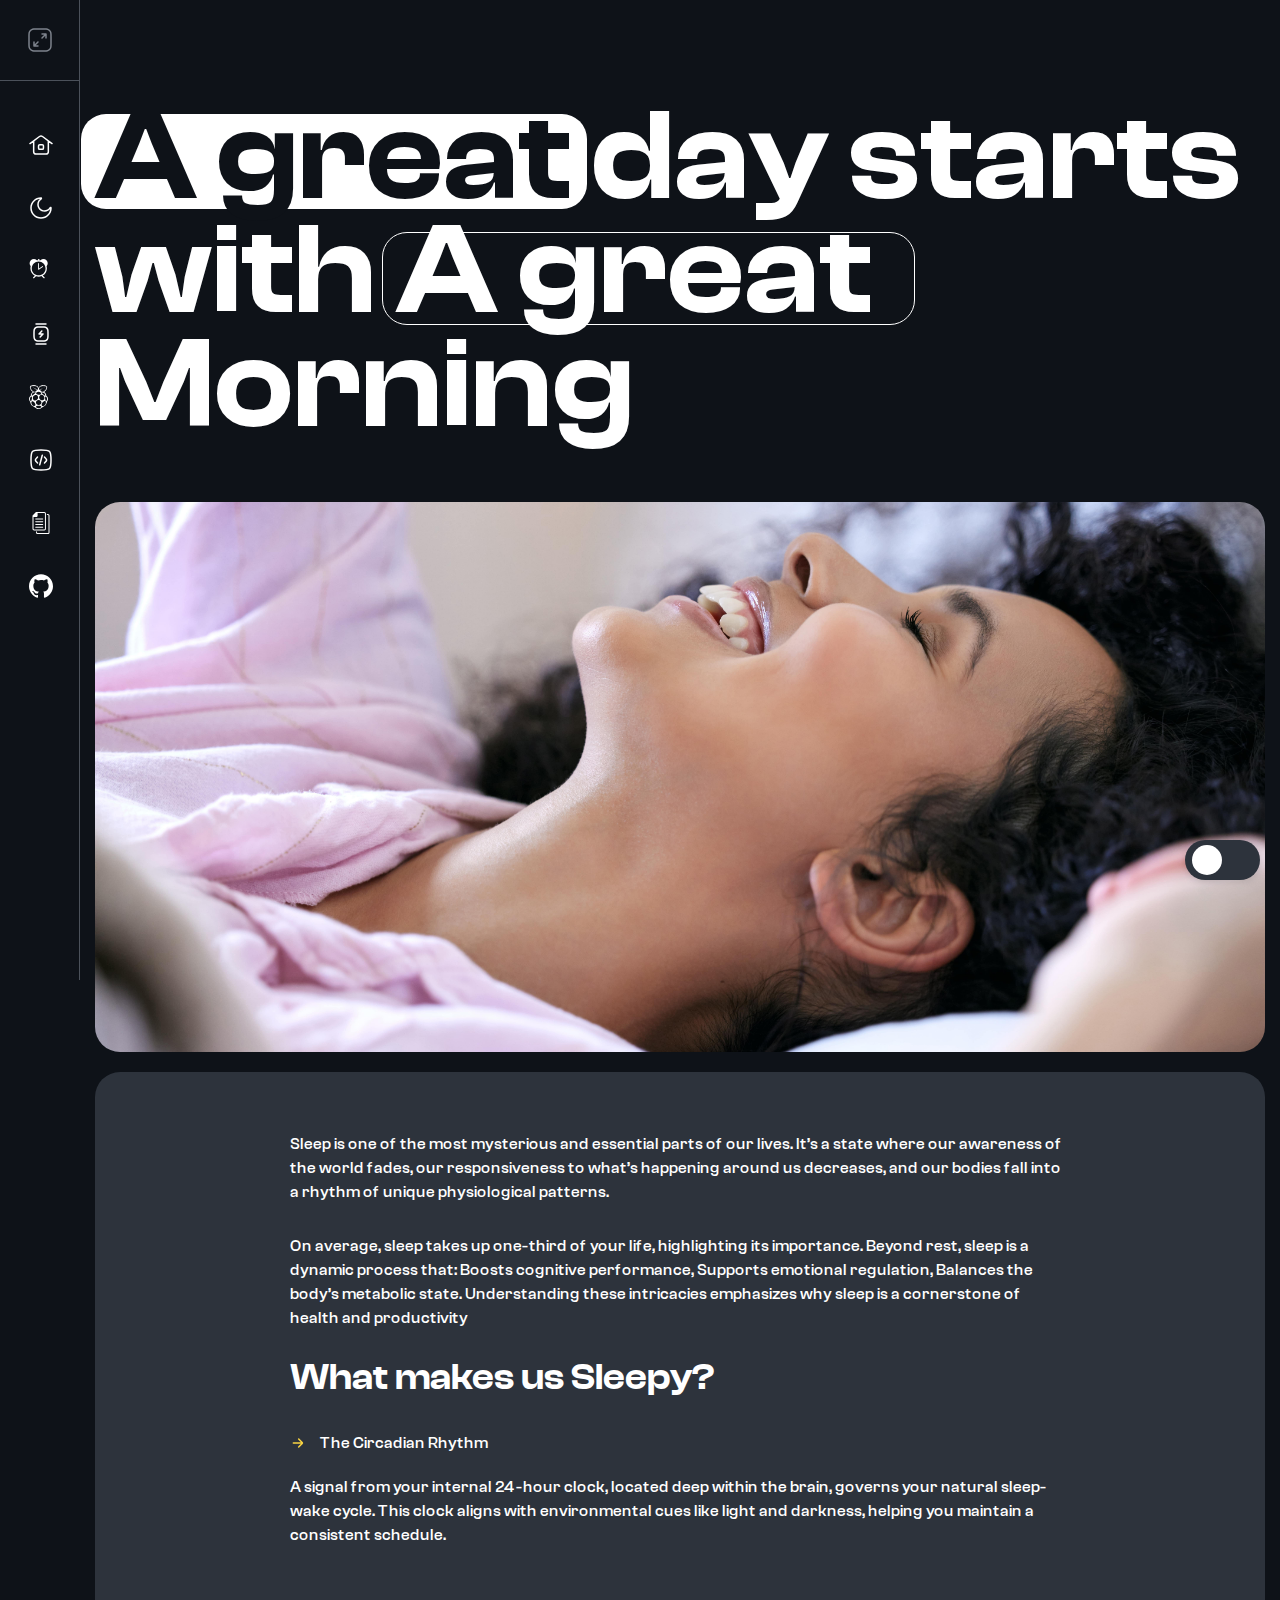
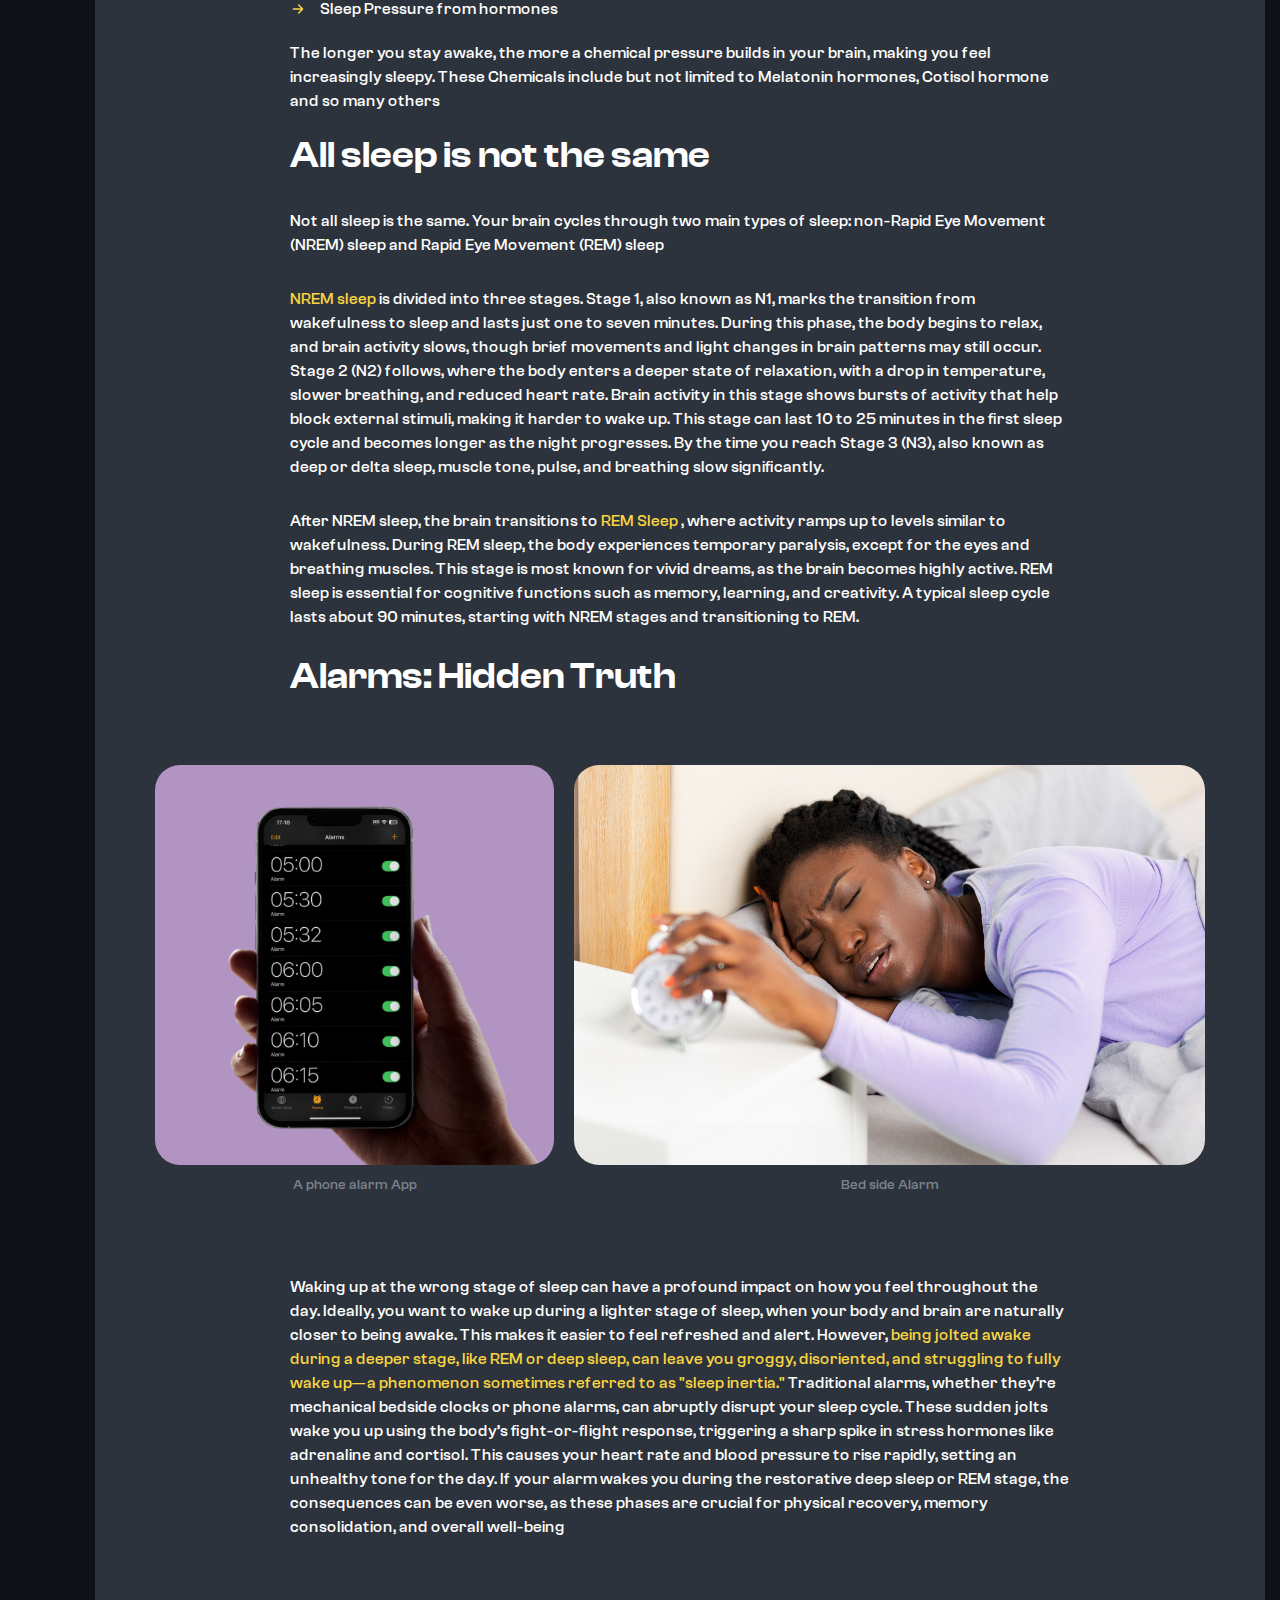
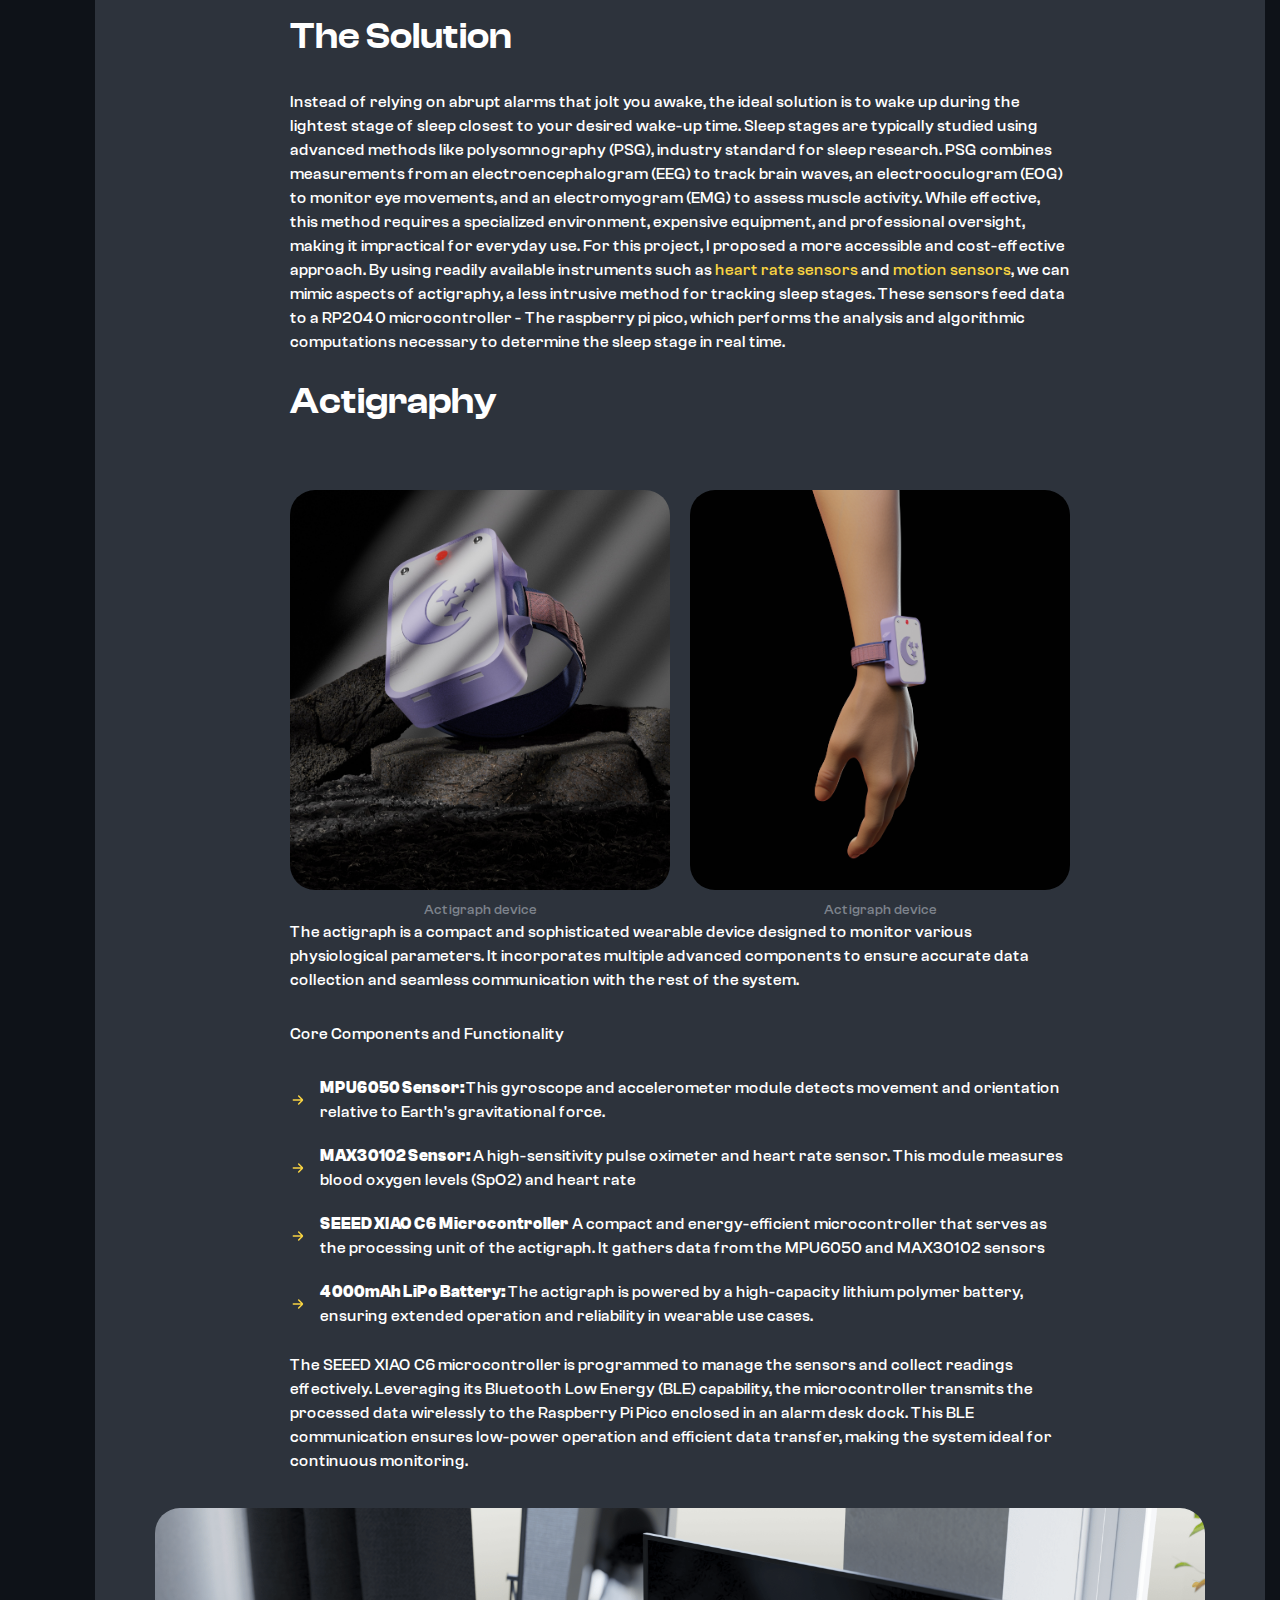
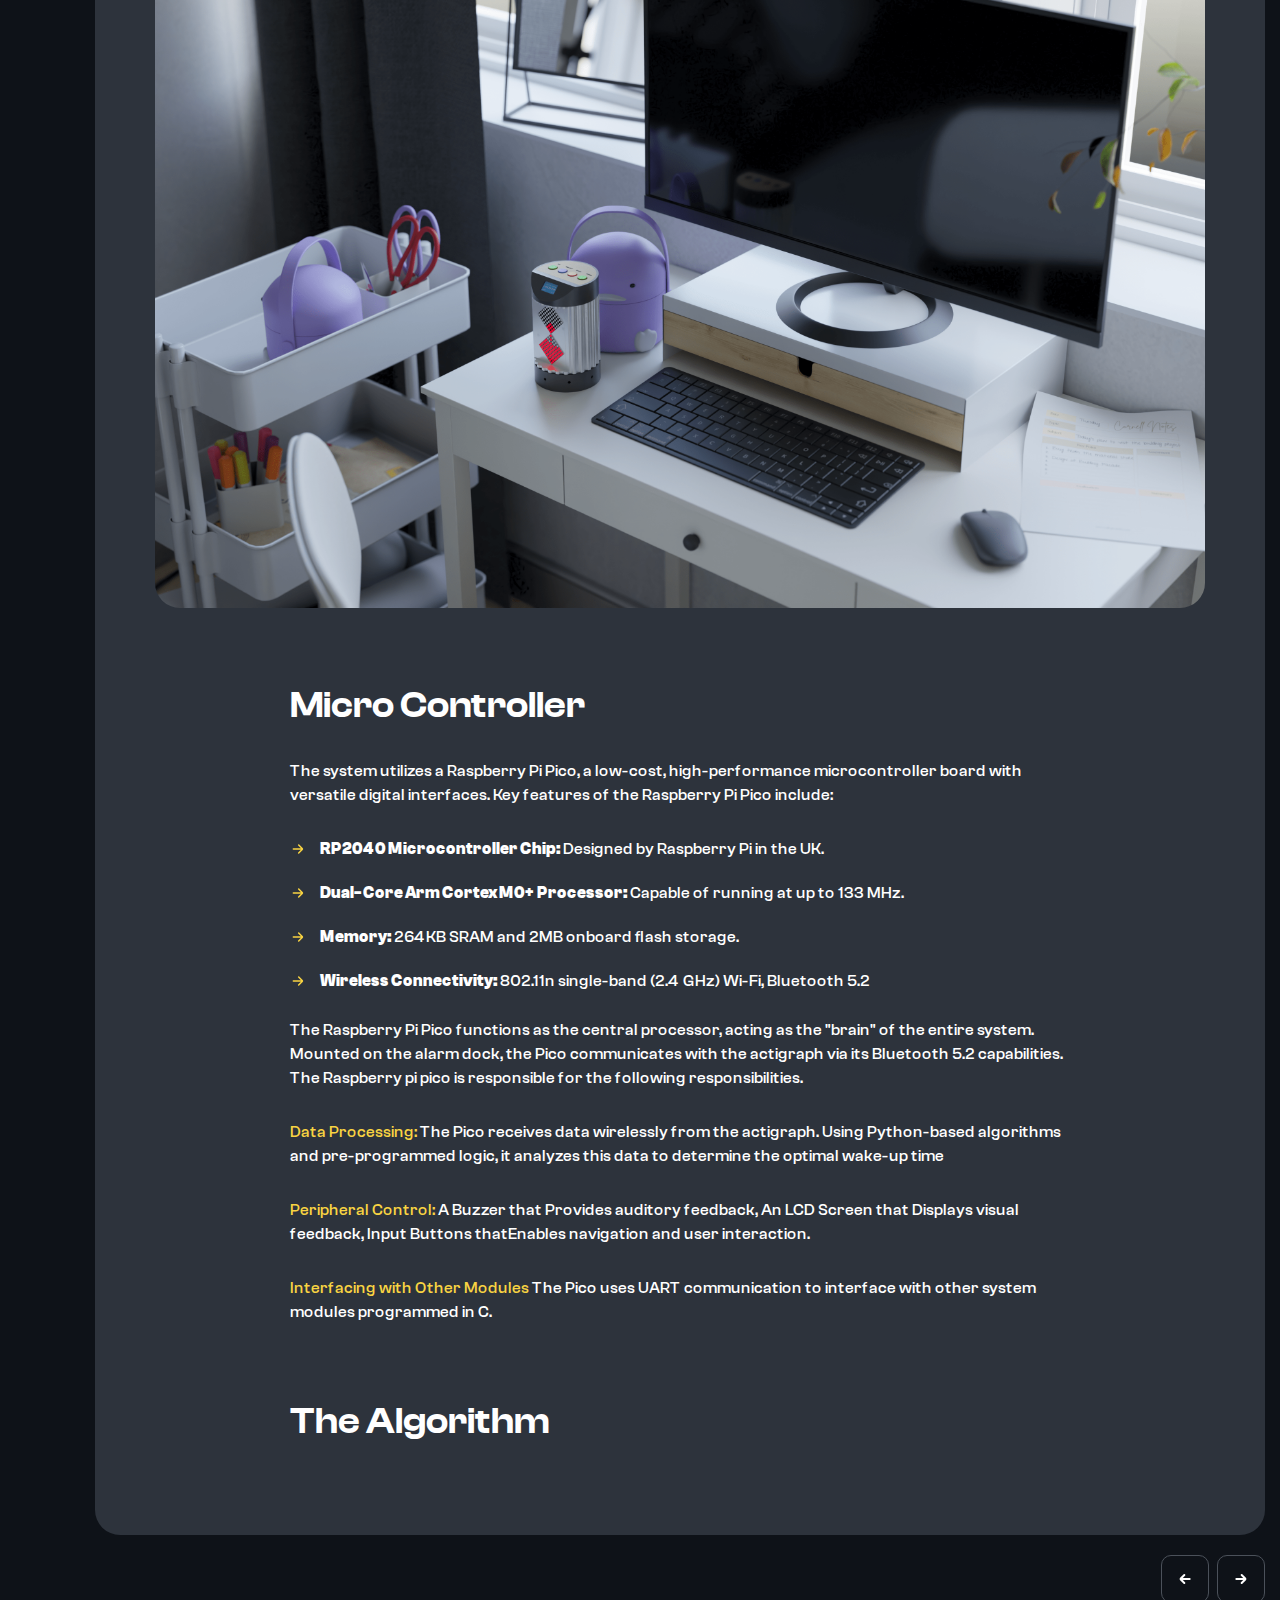
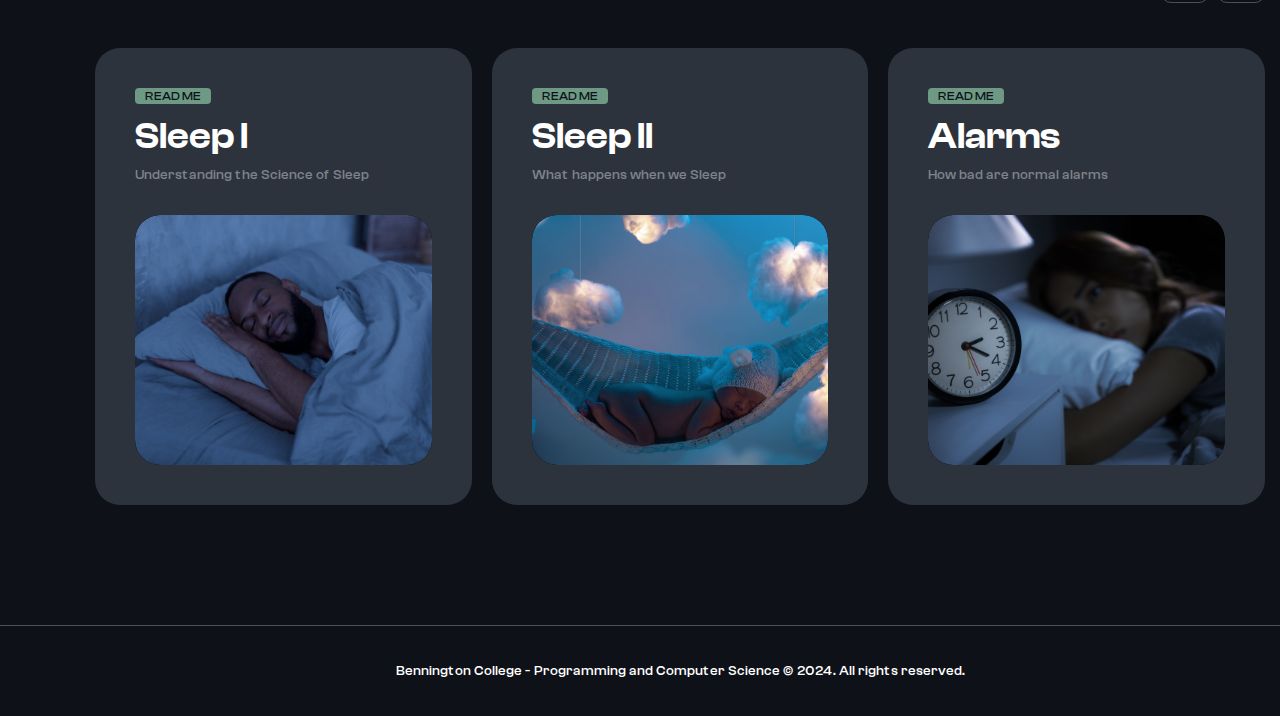
<file: index.html>
<!DOCTYPE html>
<html lang="en">

<head>
    <meta charset="UTF-8">
    <meta http-equiv="X-UA-Compatible" content="IE=edge">
    <meta name="viewport" content="width=device-width, initial-scale=1.0">
    <title>TINY ML ALARM</title>
    <link rel="stylesheet" href="css/swiper-bundle.min.css" />
    <link rel="stylesheet" href="css/fancybox.css" />
    <link rel="stylesheet" href="css/style.min.css">
</head>

<body >  
       <div class="cursor"></div>
        <div class="cursor-follower"></div>
    <div class="wrapper">
        <main class="main">
            <aside class="main__aside aside">
                <div class="aside__resize">
                    <svg width="24" height="24" viewBox="0 0 24 24" fill="none" xmlns="http://www.w3.org/2000/svg">
                        <g clip-path="url(#clip0_114_19355)">
                            <path
                                d="M14 5.25C13.5858 5.25 13.25 5.58579 13.25 6C13.25 6.41421 13.5858 6.75 14 6.75V5.25ZM18 6H18.75C18.75 5.58579 18.4142 5.25 18 5.25V6ZM17.25 10C17.25 10.4142 17.5858 10.75 18 10.75C18.4142 10.75 18.75 10.4142 18.75 10H17.25ZM13.4697 9.46967C13.1768 9.76256 13.1768 10.2374 13.4697 10.5303C13.7626 10.8232 14.2374 10.8232 14.5303 10.5303L13.4697 9.46967ZM10 18.75C10.4142 18.75 10.75 18.4142 10.75 18C10.75 17.5858 10.4142 17.25 10 17.25V18.75ZM6 18H5.25C5.25 18.1989 5.32902 18.3897 5.46967 18.5303C5.61032 18.671 5.80109 18.75 6 18.75V18ZM6.75 14C6.75 13.5858 6.41421 13.25 6 13.25C5.58579 13.25 5.25 13.5858 5.25 14H6.75ZM10.5303 14.5303C10.8232 14.2374 10.8232 13.7626 10.5303 13.4697C10.2374 13.1768 9.76256 13.1768 9.46967 13.4697L10.5303 14.5303ZM3.73005 22.455L4.07054 21.7868L3.73005 22.455ZM1.54497 20.27L2.21322 19.9295L1.54497 20.27ZM22.455 20.27L21.7868 19.9295L22.455 20.27ZM20.27 22.455L19.9295 21.7868L20.27 22.455ZM20.27 1.54497L19.9295 2.21322L20.27 1.54497ZM22.455 3.73005L21.7868 4.07054L22.455 3.73005ZM3.73005 1.54497L4.07054 2.21322L3.73005 1.54497ZM1.54497 3.73005L2.21322 4.07054L1.54497 3.73005ZM14 6.75H18V5.25H14V6.75ZM17.25 6V10H18.75V6H17.25ZM17.4697 5.46967L13.4697 9.46967L14.5303 10.5303L18.5303 6.53033L17.4697 5.46967ZM10 17.25H6V18.75H10V17.25ZM6.75 18L6.75 14H5.25L5.25 18H6.75ZM6.53033 18.5303L10.5303 14.5303L9.46967 13.4697L5.46967 17.4697L6.53033 18.5303ZM9 1.75H15V0.25H9V1.75ZM22.25 9V15H23.75V9H22.25ZM15 22.25H9V23.75H15V22.25ZM1.75 15V9H0.25V15H1.75ZM9 22.25C7.58749 22.25 6.57322 22.2494 5.77708 22.1844C4.9897 22.12 4.48197 21.9964 4.07054 21.7868L3.38955 23.1233C4.04768 23.4586 4.77479 23.6075 5.65494 23.6794C6.52632 23.7506 7.61224 23.75 9 23.75V22.25ZM0.25 15C0.25 16.3878 0.249417 17.4737 0.320612 18.3451C0.392522 19.2252 0.541378 19.9523 0.876713 20.6104L2.21322 19.9295C2.00359 19.518 1.87996 19.0103 1.81563 18.2229C1.75058 17.4268 1.75 16.4125 1.75 15H0.25ZM4.07054 21.7868C3.27085 21.3793 2.62068 20.7291 2.21322 19.9295L0.876713 20.6104C1.42798 21.6924 2.30762 22.572 3.38955 23.1233L4.07054 21.7868ZM22.25 15C22.25 16.4125 22.2494 17.4268 22.1844 18.2229C22.12 19.0103 21.9964 19.518 21.7868 19.9295L23.1233 20.6104C23.4586 19.9523 23.6075 19.2252 23.6794 18.3451C23.7506 17.4737 23.75 16.3878 23.75 15H22.25ZM15 23.75C16.3878 23.75 17.4737 23.7506 18.3451 23.6794C19.2252 23.6075 19.9523 23.4586 20.6104 23.1233L19.9295 21.7868C19.518 21.9964 19.0103 22.12 18.2229 22.1844C17.4268 22.2494 16.4125 22.25 15 22.25V23.75ZM21.7868 19.9295C21.3793 20.7291 20.7291 21.3793 19.9295 21.7868L20.6104 23.1233C21.6924 22.572 22.572 21.6924 23.1233 20.6104L21.7868 19.9295ZM15 1.75C16.4125 1.75 17.4268 1.75058 18.2229 1.81563C19.0103 1.87996 19.518 2.00359 19.9295 2.21322L20.6104 0.876713C19.9523 0.541378 19.2252 0.392522 18.3451 0.320612C17.4737 0.249417 16.3878 0.25 15 0.25V1.75ZM23.75 9C23.75 7.61224 23.7506 6.52632 23.6794 5.65494C23.6075 4.77479 23.4586 4.04768 23.1233 3.38955L21.7868 4.07054C21.9964 4.48197 22.12 4.9897 22.1844 5.77708C22.2494 6.57322 22.25 7.58749 22.25 9H23.75ZM19.9295 2.21322C20.7291 2.62068 21.3793 3.27085 21.7868 4.07054L23.1233 3.38955C22.572 2.30762 21.6924 1.42798 20.6104 0.876713L19.9295 2.21322ZM9 0.25C7.61224 0.25 6.52632 0.249417 5.65494 0.320612C4.77479 0.392522 4.04768 0.541378 3.38955 0.876713L4.07054 2.21322C4.48197 2.00359 4.9897 1.87996 5.77708 1.81563C6.57322 1.75058 7.58749 1.75 9 1.75V0.25ZM1.75 9C1.75 7.58749 1.75058 6.57322 1.81563 5.77708C1.87996 4.9897 2.00359 4.48197 2.21322 4.07054L0.876713 3.38955C0.541378 4.04768 0.392522 4.77479 0.320612 5.65494C0.249417 6.52632 0.25 7.61224 0.25 9H1.75ZM3.38955 0.876713C2.30762 1.42798 1.42798 2.30762 0.876713 3.38955L2.21322 4.07054C2.62068 3.27085 3.27085 2.62068 4.07054 2.21322L3.38955 0.876713Z"
                                fill="#7D838C" />
                        </g>
                        <defs>
                            <clipPath id="clip0_114_19355">
                                <rect width="24" height="24" fill="white" />
                            </clipPath>
                        </defs>
                    </svg>
                </div>
                <nav class="aside__menu menu">
                    <ul class="menu__list">
                        <li class="menu__list-item">
                            <a class="menu__list-link menu__list-link--active" href="index.html"s>
                                <svg width="24" height="24" viewBox="0 0 24 24" fill="none"
                                    xmlns="http://www.w3.org/2000/svg">
                                    <path
                                        d="M1 10.5256L10.4993 3.49031C11.382 2.83656 12.618 2.83656 13.5007 3.49031L23 10.5256M4.66667 8.19795V18.6724C4.66667 19.9579 5.76108 21 7.11111 21H16.8889C18.2389 21 19.3333 19.9579 19.3333 18.6724V8.19795M10.7778 16.3447H13.2222C13.8972 16.3447 14.4444 15.8236 14.4444 15.1809V12.8532C14.4444 12.2105 13.8972 11.6894 13.2222 11.6894H10.7778C10.1028 11.6894 9.55556 12.2105 9.55556 12.8532V15.1809C9.55556 15.8236 10.1028 16.3447 10.7778 16.3447Z"
                                        stroke="white" stroke-width="1.5" stroke-linecap="round" />
                                </svg>
                                <span>
                                    Home
                                </span>
                            </a>

                                <div class="popup_menu">  Home </div> 

                        </li>
                        <li class="menu__list-item">
                            <a class="menu__list-link" href="#sleep">
                                <svg width="24" height="24" viewBox="0 0 24 24" xmlns="http://www.w3.org/2000/svg" fill="none">
                                    <path d="M21.0672 11.8568L20.4253 11.469L21.0672 11.8568ZM12.1432 2.93276L11.7553 2.29085V2.29085L12.1432 2.93276ZM21.25 12C21.25 17.1086 17.1086 21.25 12 21.25V22.75C17.9371 22.75 22.75 17.9371 22.75 12H21.25ZM12 21.25C6.89137 21.25 2.75 17.1086 2.75 12H1.25C1.25 17.9371 6.06294 22.75 12 22.75V21.25ZM2.75 12C2.75 6.89137 6.89137 2.75 12 2.75V1.25C6.06294 1.25 1.25 6.06294 1.25 12H2.75ZM15.5 14.25C12.3244 14.25 9.75 11.6756 9.75 8.5H8.25C8.25 12.5041 11.4959 15.75 15.5 15.75V14.25ZM20.4253 11.469C19.4172 13.1373 17.5882 14.25 15.5 14.25V15.75C18.1349 15.75 20.4407 14.3439 21.7092 12.2447L20.4253 11.469ZM9.75 8.5C9.75 6.41182 10.8627 4.5828 12.531 3.57467L11.7553 2.29085C9.65609 3.5593 8.25 5.86509 8.25 8.5H9.75ZM12 2.75C11.9115 2.75 11.8077 2.71008 11.7324 2.63168C11.6686 2.56527 11.6538 2.50244 11.6503 2.47703C11.6461 2.44587 11.6482 2.35557 11.7553 2.29085L12.531 3.57467C13.0342 3.27065 13.196 2.71398 13.1368 2.27627C13.0754 1.82126 12.7166 1.25 12 1.25V2.75ZM21.7092 12.2447C21.6444 12.3518 21.5541 12.3539 21.523 12.3497C21.4976 12.3462 21.4347 12.3314 21.3683 12.2676C21.2899 12.1923 21.25 12.0885 21.25 12H22.75C22.75 11.2834 22.1787 10.9246 21.7237 10.8632C21.286 10.804 20.7293 10.9658 20.4253 11.469L21.7092 12.2447Z" fill = "white"/>
                                </svg>
                                <span>
                                    Sleep
                                </span>
                            </a>
                            <div class="popup_menu">Sleep</div>
                        </li>
                        <li class="menu__list-item">
                            <a class="menu__list-link" href="#alarm">
                                <svg width="24" height="24" viewBox="0 0 512 512" xmlns="http://www.w3.org/2000/svg" fill="none">
                                    <path d="M296.664,155.077c2.942,4.26,1.869,10.085-2.381,13.029l-84.87,58.622c-1.6,1.105-3.46,1.663-5.326,1.663
                                        c-1.489,0-2.979-0.361-4.347-1.072c-3.082-1.619-5.016-4.804-5.016-8.285V93.542c0-5.171,4.192-9.363,9.363-9.363
                                        c5.173,0,9.365,4.192,9.365,9.363V201.17l70.176-48.473C287.89,149.766,293.723,150.83,296.664,155.077z M375.371,153.783
                                        c4.073,14.826,6.295,30.406,6.295,46.514c0,65.478-36.022,122.676-89.256,152.92l38.172,38.167c4.789,4.799,4.789,12.569,0,17.363
                                        c-4.787,4.793-12.561,4.793-17.36,0.011l-43.414-43.415c-0.312-0.317-0.55-0.673-0.817-1.007
                                        c-19.61,7.573-40.887,11.771-63.131,11.771c-19.729,0-38.686-3.321-56.405-9.339l-41.983,41.99
                                        c-4.791,4.782-12.564,4.782-17.36-0.011c-4.791-4.789-4.791-12.554,0-17.363l35.009-35.01
                                        c-56.414-29.298-95.071-88.236-95.071-156.072c0-16.301,2.279-32.068,6.443-47.054C3.982,117.752,4.804,62.654,39.182,28.274
                                        c35.334-35.331,92.617-35.331,127.946,0l-0.74,0.744c10.434-2.408,21.226-3.855,32.264-4.315v-5.871
                                        c0-1.214,0.248-2.369,0.684-3.422h-2.389c-4.25,0-7.704-3.447-7.704-7.705c0-4.261,3.454-7.705,7.704-7.705h21.476
                                        c4.257,0,7.704,3.444,7.704,7.705c0,4.257-3.447,7.705-7.704,7.705h-2.392c0.439,1.054,0.684,2.213,0.684,3.422v6.011
                                        c10.053,0.635,19.886,2.121,29.424,4.361l-0.929-0.936c35.331-35.33,92.617-35.33,127.944,0
                                        C407.705,62.819,408.374,118.297,375.371,153.783z M353.006,200.297c0-81.145-66.012-147.167-147.152-147.167
                                        c-81.145,0-147.162,66.017-147.162,147.167c0,81.128,66.017,147.159,147.162,147.159
                                        C286.995,347.456,353.006,281.435,353.006,200.297z" fill = "white"/>
                                </svg>
                                
                                <span>
                                    Alarm
                                </span>
                            </a>
                            
                            <div class="popup_menu">  Alarm </div> 
                        </li>
                        <li class="menu__list-item">
                            <a class="menu__list-link" href="#actigraphy">
                                <svg width="24px" height="24px" viewBox="0 0 24 24" fill="none" xmlns="http://www.w3.org/2000/svg" stroke="">

                                    <g id="SVGRepo_bgCarrier" stroke-width="0"/>
                                    
                                    <g id="SVGRepo_tracerCarrier" stroke-linecap="round" stroke-linejoin="round"/>
                                    
                                    <g id="SVGRepo_iconCarrier"> <path fill-rule="evenodd" clip-rule="evenodd" d="M6.25 2C6.25 1.58579 6.58579 1.25 7 1.25H17C17.4142 1.25 17.75 1.58579 17.75 2C17.75 2.41421 17.4142 2.75 17 2.75H7C6.58579 2.75 6.25 2.41421 6.25 2ZM11.9584 4.25H12.0416C13.4108 4.24999 14.4957 4.24998 15.3621 4.33812C16.2497 4.42841 16.9907 4.61739 17.639 5.05052C18.1576 5.39707 18.6029 5.84239 18.9495 6.36104C19.3826 7.00926 19.5716 7.7503 19.6619 8.63794C19.75 9.5043 19.75 10.5892 19.75 11.9584V12.0416C19.75 13.4108 19.75 14.4957 19.6619 15.3621C19.5716 16.2497 19.3826 16.9907 18.9495 17.639C18.6029 18.1576 18.1576 18.6029 17.639 18.9495C16.9907 19.3826 16.2497 19.5716 15.3621 19.6619C14.4957 19.75 13.4108 19.75 12.0416 19.75H11.9584C10.5892 19.75 9.50431 19.75 8.63794 19.6619C7.7503 19.5716 7.00926 19.3826 6.36104 18.9495C5.84239 18.6029 5.39707 18.1576 5.05052 17.639C4.61739 16.9907 4.42841 16.2497 4.33812 15.3621C4.24998 14.4957 4.24999 13.4108 4.25 12.0416V11.9584C4.24999 10.5892 4.24998 9.5043 4.33812 8.63794C4.42841 7.7503 4.61739 7.00926 5.05052 6.36104C5.39707 5.84239 5.84239 5.39707 6.36104 5.05052C7.00926 4.61739 7.7503 4.42841 8.63794 4.33812C9.5043 4.24998 10.5892 4.24999 11.9584 4.25ZM8.78975 5.83041C8.02071 5.90865 7.55507 6.05673 7.1944 6.29772C6.83953 6.53484 6.53484 6.83953 6.29772 7.1944C6.05673 7.55507 5.90865 8.02071 5.83041 8.78975C5.75091 9.57133 5.75 10.5799 5.75 12C5.75 13.4201 5.75091 14.4287 5.83041 15.2102C5.90865 15.9793 6.05673 16.4449 6.29772 16.8056C6.53484 17.1605 6.83953 17.4652 7.1944 17.7023C7.55507 17.9433 8.02071 18.0914 8.78975 18.1696C9.57133 18.2491 10.5799 18.25 12 18.25C13.4201 18.25 14.4287 18.2491 15.2102 18.1696C15.9793 18.0914 16.4449 17.9433 16.8056 17.7023C17.1605 17.4652 17.4652 17.1605 17.7023 16.8056C17.9433 16.4449 18.0914 15.9793 18.1696 15.2102C18.2491 14.4287 18.25 13.4201 18.25 12C18.25 10.5799 18.2491 9.57133 18.1696 8.78975C18.0914 8.02071 17.9433 7.55507 17.7023 7.1944C17.4652 6.83953 17.1605 6.53484 16.8056 6.29772C16.4449 6.05673 15.9793 5.90865 15.2102 5.83041C14.4287 5.75091 13.4201 5.75 12 5.75C10.5799 5.75 9.57133 5.75091 8.78975 5.83041ZM13.3744 8.4569C13.6743 8.74256 13.6859 9.21729 13.4002 9.51724L11.75 11.25H14C14.3 11.25 14.5712 11.4288 14.6894 11.7046C14.8075 11.9803 14.75 12.3 14.5431 12.5172L11.686 15.5172C11.4003 15.8172 10.9256 15.8288 10.6256 15.5431C10.3257 15.2574 10.3141 14.7827 10.5998 14.4828L12.25 12.75H10C9.69998 12.75 9.42883 12.5712 9.31064 12.2954C9.19246 12.0197 9.24999 11.7 9.4569 11.4828L12.314 8.48276C12.5997 8.18281 13.0744 8.17123 13.3744 8.4569ZM6.25 22C6.25 21.5858 6.58579 21.25 7 21.25H17C17.4142 21.25 17.75 21.5858 17.75 22C17.75 22.4142 17.4142 22.75 17 22.75H7C6.58579 22.75 6.25 22.4142 6.25 22Z" fill="#ffffff"/> </g>
                                    
                                    </svg>
                                
                                <span>
                                    Actigraphy
                                </span>
                            </a>
                            
                            <div class="popup_menu">  Actigraphy </div> 
                        </li>
                        
                        <li class="menu__list-item">
                            <a class="menu__list-link" href="#microcontroller">
                                <svg fill="#fff" width="24px" height="24px" viewBox="0 0 24 24" xmlns="http://www.w3.org/2000/svg"><path d="m13.656 17.338c-.857.989-1.334 2.79-.709 3.371.6.449 2.2.391 3.385-1.23.344-.487.551-1.093.551-1.747 0-.603-.175-1.164-.477-1.637l.007.012c-.73-.555-1.778.164-2.757 1.243zm-8.057.3c-.908-1.04-2.088-1.658-2.851-1.2-.51.382-.605 1.685.123 2.967 1.078 1.524 2.6 1.679 3.221 1.307.659-.488.3-2.137-.493-3.075zm4.105 3.145c-1.1-.026-2.8.439-2.776 1.032-.018.4 1.331 1.572 2.7 1.513 1.326.03 2.7-1.139 2.682-1.649s-1.5-.927-2.607-.884zm-.075-13.944c-1.275-.032-2.5.933-2.5 1.493 0 .68 1.008 1.376 2.51 1.394 1.543.01 2.518-.559 2.532-1.26.016-.794-1.394-1.639-2.518-1.627zm-3.071.532c-2.135-.345-3.913.9-3.842 3.192.07.884 4.63-3.041 3.843-3.177v-.015zm9.749 3.251c.071-2.277-1.709-3.521-3.844-3.176-.787.135 3.772 4.061 3.844 3.176zm.364.824c-1.239-.329-.42 5.049.588 4.615.551-.525.894-1.265.894-2.084 0-1.077-.592-2.015-1.468-2.508l-.014-.007v-.015zm-14.9 4.675c1.007.45 1.827-4.929.589-4.6-.891.504-1.483 1.445-1.483 2.525 0 .821.343 1.563.893 2.089l.001.001zm9.415-5.948c-.63.49-1.032 1.249-1.032 2.101 0 .624.215 1.197.575 1.65l-.004-.005c.492.838 1.388 1.392 2.414 1.392.467 0 .908-.115 1.295-.318l-.015.007c.631-.49 1.034-1.248 1.034-2.101 0-.624-.215-1.197-.576-1.65l.004.005c-.484-.835-1.374-1.388-2.393-1.388-.476 0-.923.121-1.314.333l.015-.007zm-3.1.135c-.373-.199-.816-.315-1.286-.315-1.02 0-1.911.548-2.395 1.366l-.007.013c-.357.45-.572 1.026-.572 1.652 0 .855.402 1.616 1.027 2.105l.006.004c.376.205.823.325 1.298.325 1.019 0 1.909-.553 2.386-1.376l.007-.013c.352-.448.564-1.019.564-1.64 0-.853-.4-1.612-1.024-2.1l-.006-.004zm4.369 7.162c-.077-1.399-1.23-2.504-2.641-2.504-.049 0-.098.001-.147.004h.007c-.028-.001-.062-.002-.095-.002-1.423 0-2.585 1.119-2.653 2.526v.006.029c.078 1.399 1.232 2.504 2.643 2.504.049 0 .098-.001.147-.004h-.007c.035.002.076.003.117.003 1.413 0 2.566-1.116 2.625-2.514v-.005-.029l.01-.015zm3.215-15.133c-1.69.771-3.14 1.756-4.396 2.945l.007-.007c.377 1.5 2.344 1.558 3.063 1.512-.139-.044-.251-.141-.314-.266l-.001-.003c.18-.12.821-.016 1.268-.255-.171-.03-.252-.061-.329-.2.432-.095.813-.255 1.156-.472l-.015.009c-.033.005-.07.009-.109.009-.132 0-.256-.037-.361-.1l.003.002c.419-.179.779-.4 1.103-.664l-.008.006c-.2 0-.406 0-.466-.075.336-.197.625-.429.875-.698l.002-.002c-.272.045-.39.016-.454-.03.295-.226.544-.494.742-.798l.007-.012c-.076.04-.166.063-.261.063s-.185-.023-.264-.064l.003.002c.091-.194.47-.314.69-.779-.073.019-.157.031-.243.031s-.17-.011-.25-.032l.007.002c.093-.328.242-.613.439-.859l-.004.005c-.095.004-.206.006-.318.006-.281 0-.558-.013-.832-.038l.035.003.283-.285c-.124-.024-.266-.038-.412-.038-.297 0-.58.058-.839.164l.015-.005c-.149-.105 0-.255.185-.4-.385.05-.734.138-1.065.262l.033-.011c-.164-.15.1-.285.24-.436-.413.071-.781.218-1.106.427l.012-.007c-.18-.165-.015-.314.1-.449-.354.137-.657.33-.916.57l.002-.002c-.09-.1-.209-.179-.06-.449-.291.162-.535.373-.73.624l-.004.005c-.194-.134-.119-.3-.119-.449-.285.253-.545.518-.785.8l-.009.011c-.061-.031-.1-.15-.135-.346-.779.75-1.889 2.623-.285 3.356 1.36-1.066 2.949-1.919 4.672-2.47l.107-.03.041-.075zm-12.259 0c1.831.583 3.42 1.441 4.808 2.542l-.031-.024c1.6-.75.493-2.623-.282-3.356-.041.194-.085.329-.135.359-.249-.292-.507-.557-.78-.803l-.008-.007c0 .15.077.33-.117.45-.193-.258-.434-.469-.71-.624l-.011-.006c.149.256.025.33-.056.449-.247-.258-.547-.462-.883-.594l-.017-.006c.12.149.3.3.12.465-.309-.203-.673-.35-1.064-.417l-.017-.002c.135.149.4.3.238.45-.301-.12-.65-.211-1.014-.256l-.021-.002c.181.15.342.289.192.4-.251-.11-.543-.173-.849-.173-.143 0-.284.014-.419.04l.014-.002.284.284c-.242.026-.523.041-.807.041-.11 0-.22-.002-.33-.007l.016.001c.199.238.35.525.432.839l.003.015c-.045.045-.27.016-.483 0 .225.449.6.57.688.765-.076.041-.166.065-.261.065s-.186-.024-.264-.066l.003.001c.219.307.465.573.741.805l.007.005c-.083.039-.181.061-.283.061-.064 0-.127-.009-.186-.025l.005.001c.251.269.537.5.851.69l.018.01c-.06.07-.271.069-.479.075.315.26.676.483 1.065.652l.029.011c-.102.071-.228.113-.365.113-.035 0-.07-.003-.104-.008h.004c.327.21.708.371 1.116.46l.023.004c-.071.118-.198.197-.344.2.449.254 1.078.135 1.258.27-.064.128-.175.225-.31.269l-.004.001c.719.045 2.7-.015 3.072-1.514-1.248-1.177-2.699-2.157-4.292-2.877l-.099-.04.04.016zm1.734-2.237c.243.033.463.103.664.205l-.012-.005c.529-.17.65.063.91.159.577-.12.752.141 1.029.419l.322-.009c.707.489 1.225 1.206 1.451 2.044l.006.025c.231-.862.749-1.579 1.445-2.057l.012-.008.321.007c.277-.28.452-.539 1.029-.418.261-.1.38-.33.911-.166.33-.1.62-.375 1.057-.045.131-.076.289-.121.457-.121.224 0 .429.08.589.213l-.001-.001c.5-.06.653.061.774.21.108 0 .809-.1 1.132.36.81-.09 1.064.464.774.988.114.121.185.284.185.464 0 .204-.091.387-.234.511l-.001.001c.15.269.062.553-.27.913.014.055.023.117.023.182 0 .284-.159.53-.393.655l-.004.002c.06.51-.48.81-.629.914-.061.3-.181.584-.8.734-.089.449-.464.523-.824.614 1.309.619 2.199 1.929 2.199 3.446 0 .1-.004.2-.012.298l.001-.013.181.3c.991.664 1.634 1.779 1.634 3.045 0 .953-.365 1.821-.963 2.472l.002-.003c-.139.635-.315 1.186-.535 1.713l.024-.065c-.211 1.48-1.197 2.687-2.528 3.209l-.027.01c-.697.564-1.506 1.025-2.384 1.344l-.058.019c-.745.815-1.809 1.328-2.993 1.337h-.094c-1.191-.007-2.262-.519-3.009-1.332l-.003-.003c-.938-.339-1.748-.801-2.463-1.378l.016.013c-1.358-.533-2.346-1.739-2.559-3.197l-.003-.022c-.198-.465-.376-1.021-.505-1.595l-.013-.067c-.599-.649-.966-1.519-.966-2.475 0-1.265.644-2.38 1.621-3.036l.013-.008.172-.3c-.007-.085-.011-.184-.011-.284 0-1.517.889-2.827 2.176-3.436l.023-.01c-.359-.09-.72-.165-.823-.615-.615-.15-.735-.434-.8-.734-.15-.105-.689-.4-.629-.928-.239-.13-.399-.38-.399-.667 0-.067.009-.131.025-.193l-.001.005c-.314-.346-.4-.645-.27-.915-.144-.123-.234-.305-.234-.508 0-.181.072-.346.189-.466-.285-.525-.03-1.094.779-1 .317-.465 1.023-.359 1.126-.359.121-.15.285-.285.779-.225.162-.133.371-.214.599-.214.165 0 .32.042.455.116l-.005-.002c.108-.097.249-.159.405-.166h.001z"/></svg>
                                <span>
                                    Micro Controller
                                </span>
                            </a>
                            
                             <div class="popup_menu">  Micro Controller </div> 
                        </li>
                        
                        <li class="menu__list-item">
                            <a class="menu__list-link" data-fancybox="" href="#" >
                                <svg width="24px" height="24px" viewBox="0 0 24 24" fill="none" xmlns="http://www.w3.org/2000/svg">
                                    <path d="M15.5 9L15.6716 9.17157C17.0049 10.5049 17.6716 11.1716 17.6716 12C17.6716 12.8284 17.0049 13.4951 15.6716 14.8284L15.5 15" stroke="white" stroke-width="1.5" stroke-linecap="round"/>
                                    <path d="M13.2942 7.17041L12.0001 12L10.706 16.8297" stroke="white" stroke-width="1.5" stroke-linecap="round"/>
                                    <path d="M8.49994 9L8.32837 9.17157C6.99504 10.5049 6.32837 11.1716 6.32837 12C6.32837 12.8284 6.99504 13.4951 8.32837 14.8284L8.49994 15" stroke="white" stroke-width="1.5" stroke-linecap="round"/>
                                    <path  d="M2 12C2 7.28595 2 4.92893 3.46447 3.46447C4.92893 2 7.28595 2 12 2C16.714 2 19.0711 2 20.5355 3.46447C22 4.92893 22 7.28595 22 12C22 16.714 22 19.0711 20.5355 20.5355C19.0711 22 16.714 22 12 22C7.28595 22 4.92893 22 3.46447 20.5355C2 19.0711 2 16.714 2 12Z" stroke="white" stroke-width="1.5"/>
                                    </svg>
                                <span>
                                    Algorithm
                                </span>
                            </a>
                             <div class="popup_menu">  Algorithm </div> 
                        </li>
                        <li class="menu__list-item">
                            <a class="menu__list-link" href="#">
                                <svg fill="white" width="24px" height="24px" viewBox="0 0 1024 1024" xmlns="http://www.w3.org/2000/svg" stroke="#ffffff">

                                    <path d="M263.508 346.359c0-11.782 9.551-21.333 21.333-21.333h303.012c11.78 0 21.333 9.551 21.333 21.333s-9.553 21.333-21.333 21.333H284.841c-11.782 0-21.333-9.551-21.333-21.333zm21.333 92.937c-11.782 0-21.333 9.553-21.333 21.333 0 11.785 9.551 21.333 21.333 21.333h303.012c11.78 0 21.333-9.549 21.333-21.333 0-11.78-9.553-21.333-21.333-21.333H284.841zm-21.333 135.599c0-11.78 9.551-21.333 21.333-21.333h303.012c11.78 0 21.333 9.553 21.333 21.333 0 11.785-9.553 21.333-21.333 21.333H284.841c-11.782 0-21.333-9.549-21.333-21.333zm21.333 92.535c-11.782 0-21.333 9.553-21.333 21.333 0 11.785 9.551 21.333 21.333 21.333h303.012c11.78 0 21.333-9.549 21.333-21.333 0-11.78-9.553-21.333-21.333-21.333H284.841z"/>
                                    
                                    <path d="M325.731 43.151h15.654c1.387-.283 2.823-.432 4.294-.432s2.907.149 4.294.432H654.22c37.875 0 68.74 30.919 68.74 68.78v649.225c0 37.858-30.865 68.779-68.74 68.779H218.073c-37.873 0-68.741-30.921-68.741-68.779V212.754c0-.922.058-1.831.172-2.722.466-11.074 4.843-22.22 13.986-31.371L285.747 56.306c11.501-11.236 26.231-15.109 39.984-13.155zM193.673 208.819L315.626 86.765c.943-.899 1.808-1.238 2.577-1.366.895-.149 1.968-.049 3.028.39 1.055.437 1.833 1.1 2.312 1.78.366.52.73 1.278.803 2.512v70.051c0 .256.004.511.013.765v38.38c0 9.981-8.243 18.205-18.173 18.205H197.149c-1.328 0-2.141-.36-2.728-.777-.686-.486-1.363-1.285-1.806-2.354s-.529-2.115-.384-2.956c.124-.722.455-1.588 1.441-2.575zm173.34-123.001v3.525c.009.399.013.8.013 1.202v108.731c0 33.512-27.312 60.872-60.839 60.872L192 260.151v501.005c0 14.327 11.799 26.112 26.074 26.112h436.147c14.276 0 26.074-11.785 26.074-26.112V111.931c0-14.33-11.797-26.113-26.074-26.113H367.013z"/>
                                    
                                    <path d="M777.485 128.521c-11.785 0-21.333 9.551-21.333 21.333s9.549 21.333 21.333 21.333h28.442c14.276 0 26.074 11.783 26.074 26.113v715.254c0 14.332-11.797 26.112-26.074 26.112H369.78c-14.275 0-26.074-11.785-26.074-26.112v-28.075c0-11.78-9.551-21.333-21.333-21.333s-21.333 9.553-21.333 21.333v28.075c0 37.862 30.868 68.779 68.741 68.779h436.147c37.875 0 68.74-30.916 68.74-68.779V197.3c0-37.861-30.865-68.78-68.74-68.78h-28.442z"/>
                                    
                                    </g>
                                    
                                    </svg>
                                <span>
                                    References
                                </span>
                            </a>
                            
                             <div class="popup_menu">  References </div> 
                            
                        </li>
                        <li class="menu__list-item">
                            <a class="menu__list-link" href="https://github.com/StephenKitomary/SleepAlarm" target="_blank" rel="noopener noreferrer">
                                <svg xmlns="http://www.w3.org/2000/svg" width="24" height="24" viewBox="0 0 24 24" fill="none">
                                    <path fill-rule="evenodd" clip-rule="evenodd" d="M12 .297c-6.63 0-12 5.373-12 12 0 5.302 3.438 9.8 8.205 11.387.6.11.82-.258.82-.577 0-.285-.011-1.04-.017-2.04-3.338.724-4.042-1.61-4.042-1.61-.546-1.387-1.333-1.757-1.333-1.757-1.091-.744.083-.729.083-.729 1.205.085 1.84 1.237 1.84 1.237 1.07 1.835 2.809 1.305 3.495.998.108-.776.418-1.305.762-1.605-2.665-.305-5.467-1.332-5.467-5.93 0-1.31.47-2.38 1.235-3.22-.123-.303-.535-1.524.117-3.176 0 0 1.007-.322 3.3 1.23a11.52 11.52 0 0 1 3-.405c1.02.005 2.045.138 3 .405 2.292-1.552 3.297-1.23 3.297-1.23.653 1.653.241 2.874.118 3.176.768.84 1.234 1.91 1.234 3.22 0 4.61-2.807 5.623-5.478 5.92.43.372.814 1.102.814 2.222 0 1.606-.014 2.898-.014 3.292 0 .321.217.694.825.577C20.565 22.092 24 17.592 24 12.297 24 5.67 18.627.297 12 .297z" fill="#fff"/>
                                </svg>
                                <span>
                                    GitHub
                                </span>
                            </a>
                            
                             <div class="popup_menu">  GitHub </div> 
                            
                        </li>
                    </ul>
                </nav>
                
            </aside>
            <section class="main__heading heading">
                <div class="container">
                    <h1 class="heading__title">
                        <span>
                            A great 
                        </span>
                        day starts with  
                        <span>
                            A great  
                        </span>
                        Morning
                    </h1>


                </div>
                <div class="section-top section-top--column">
                    <div class="container">
                        
                            <div class="section-top__img">
                                <img class="section-top__img-image" src="images/wakinguphappy1-min.jpg" alt="img">
                            </div>
                        
                    </div>
                </div>
              
            </section>

            <article class="main__blog-section blog-section">
                <div class="container">
                    <div class="blog-section__inner">
                        <div class="blog-section__box blog-section-box">
                            <div class="blog-section-box__content blog-section-box-content" id="sleep">
                                <p class="blog-section-box-content__text">
                                    Sleep is one of the most mysterious and essential parts of our lives. It’s a state where our awareness of the world fades, our responsiveness to what’s happening around us decreases, and our bodies fall into a rhythm of unique physiological patterns.
                                </p>
                                <p class="blog-section-box-content__text">
                                    On average, sleep takes up one-third of your life, highlighting its importance. Beyond rest, sleep is a dynamic process that: Boosts cognitive performance, Supports emotional regulation, Balances the body’s metabolic state. Understanding these intricacies emphasizes why sleep is a cornerstone of health and productivity
                                </p>
                                <h2 class="blog-section-box-content__title">
                                    What makes us Sleepy?
                                </h2>
                                <ul class="blog-section-box-content__list">
                                    <li class="blog-section-box-content__list-item">
                                        The Circadian Rhythm
                                    </li>
                                    <p class="blog-section-box-content__text">
                                        A signal from your internal 24-hour clock, located deep within the brain, governs your natural sleep-wake cycle. This clock aligns with environmental cues like light and darkness, helping you maintain a consistent schedule.
                                    </p>
                                    <li class="blog-section-box-content__list-item">
                                        Sleep Pressure from hormones
                                    </li>
                                    <p class="blog-section-box-content__text">
                                        The longer you stay awake, the more a chemical pressure builds in your brain, making you feel increasingly sleepy. These Chemicals include but not limited to Melatonin hormones, Cotisol hormone and so many others
                                    </p>
                                    
                                </ul>
                                <h2 class="blog-section-box-content__title">
                                    All sleep is not the same
                                </h2>
                                <p class="blog-section-box-content__text">
                                    Not all sleep is the same. Your brain cycles through two main types of sleep: non-Rapid Eye Movement (NREM) sleep and Rapid Eye Movement (REM) sleep
                                </p>
                                <p class="blog-section-box-content__text">
                                    <span>NREM sleep</span> is divided into three stages. Stage 1, also known as N1, marks the transition from wakefulness to sleep and lasts just one to seven minutes. During this phase, the body begins to relax, and brain activity slows, though brief movements and light changes in brain patterns may still occur. Stage 2 (N2) follows, where the body enters a deeper state of relaxation, with a drop in temperature, slower breathing, and reduced heart rate. Brain activity in this stage shows bursts of activity that help block external stimuli, making it harder to wake up. This stage can last 10 to 25 minutes in the first sleep cycle and becomes longer as the night progresses. By the time you reach Stage 3 (N3), also known as deep or delta sleep, muscle tone, pulse, and breathing slow significantly. 
                                </p>
                                <p class="blog-section-box-content__text">
                                    After NREM sleep, the brain transitions to <span>REM Sleep </span>, where activity ramps up to levels similar to wakefulness. During REM sleep, the body experiences temporary paralysis, except for the eyes and breathing muscles. This stage is most known for vivid dreams, as the brain becomes highly active. REM sleep is essential for cognitive functions such as memory, learning, and creativity. A typical sleep cycle lasts about 90 minutes, starting with NREM stages and transitioning to REM.
                                </p>
                                <h2 class="blog-section-box-content__title" id ="alarm">
                                    Alarms: Hidden Truth
                                </h2>
                            </div>
                            
                            <div class="blog-section-box__images blog-section-box-images">
                                
                                <div class="blog-section-box-images__block blog-section-box-images-block">
                                    <div class="blog-section-box-images-block__img">
                                        <img class="blog-section-box-images-block__img-image"
                                            src="images/alarm2.png" alt="img">
                                    </div>
                                    <p class="blog-section-box-images-block__text">
                                        A phone alarm App
                                    </p>
                                </div>
                                <div class="blog-section-box-images__block blog-section-box-images-block">
                                    <div class="blog-section-box-images-block__img">
                                        <img class="blog-section-box-images-block__img-image"
                                            src="images/Alarm3-min.jpg" alt="img">
                                    </div>
                                    <p class="blog-section-box-images-block__text">
                                        Bed side Alarm 
                                    </p>
                                </div>
                            </div>
                        </div>
                        <div class="blog-section__box blog-section-box">
                            <div class="blog-section-box__content blog-section-box-content">
                                <p class="blog-section-box-content__text">
                                    Waking up at the wrong stage of sleep can have a profound impact on how you feel throughout the day. Ideally, you want to wake up during a lighter stage of sleep, when your body and brain are naturally closer to being awake. This makes it easier to feel refreshed and alert. However, <span>being jolted awake during a deeper stage, like REM or deep sleep, can leave you groggy, disoriented, and struggling to fully wake up—a phenomenon sometimes referred to as "sleep inertia."</span>

                                    Traditional alarms, whether they’re mechanical bedside clocks or phone alarms, can abruptly disrupt your sleep cycle. These sudden jolts wake you up using the body’s fight-or-flight response, triggering a sharp spike in stress hormones like adrenaline and cortisol. This causes your heart rate and blood pressure to rise rapidly, setting an unhealthy tone for the day. If your alarm wakes you during the restorative deep sleep or REM stage, the consequences can be even worse, as these phases are crucial for physical recovery, memory consolidation, and overall well-being
                                </p>
            
                            </div>
                        </div>
                        <div class="blog-section__box blog-section-box">
                            <div class="blog-section-box__content blog-section-box-content">
                                <h2 class="blog-section-box-content__title">
                                    The Solution
                                </h2>
                                <p class="blog-section-box-content__text">
                                    Instead of relying on abrupt alarms that jolt you awake, the ideal solution is to wake up during the lightest stage of sleep closest to your desired wake-up time. 
                                    Sleep stages are typically studied using advanced methods like polysomnography (PSG), industry standard for sleep research. PSG combines measurements from an electroencephalogram (EEG) to track brain waves, an electrooculogram (EOG) to monitor eye movements, and an electromyogram (EMG) to assess muscle activity. While effective, this method requires a specialized environment, expensive equipment, and professional oversight, making it impractical for everyday use.

                                    For this project, I proposed a more accessible and cost-effective approach. By using readily available instruments such as <span> heart rate sensors</span> and <span>motion sensors</span>, we can mimic aspects of actigraphy, a less intrusive method for tracking sleep stages. These sensors feed data to a RP2040 microcontroller - The raspberry pi pico, which performs the analysis and algorithmic computations necessary to determine the sleep stage in real time. 
                                </p>
                                <h2 class="blog-section-box-content__title" id="actigraphy">
                                    Actigraphy
                                </h2>
                                <div class="blog-section-box__images blog-section-box-images">
                                
                                    <div class="blog-section-box-images__block blog-section-box-images-block">
                                        <div class="blog-section-box-images-block__img">
                                            <img class="blog-section-box-images-block__img-image"
                                                src="images/actigraphy 1-min.jpg" alt="img">
                                        </div>
                                        <p class="blog-section-box-images-block__text">
                                            Actigraph device
                                        </p>
                                    </div>
                                    <div class="blog-section-box-images__block blog-section-box-images-block">
                                        <div class="blog-section-box-images-block__img">
                                            <img class="blog-section-box-images-block__img-image"
                                                src="images/DARCY FINAL RENDER 1-min.jpg" alt="img">
                                        </div>
                                        <p class="blog-section-box-images-block__text">
                                            Actigraph device
                                        </p>
                                    </div>
                                </div>
                                <p class="blog-section-box-content__text">
                                    The actigraph is a compact and sophisticated wearable device designed to monitor various physiological parameters. It incorporates multiple advanced components to ensure accurate data collection and seamless communication with the rest of the system.
                                </p>
                                <p class="blog-section-box-content__text">
                                    Core Components and Functionality
                                </p>
                                <ul class="blog-section-box-content__list">
                                    <li class="blog-section-box-content__list-item">
                                        <b>MPU6050 Sensor: </b>   This gyroscope and accelerometer module detects movement and orientation relative to Earth's gravitational force.
                                    </li>
                                    <li class="blog-section-box-content__list-item">
                                        <b>MAX30102 Sensor:</b> A high-sensitivity pulse oximeter and heart rate sensor. This module measures blood oxygen levels (SpO2) and heart rate

                                    </li>
                                    <li class="blog-section-box-content__list-item">
                                        <b>SEEED XIAO C6 Microcontroller</b> A compact and energy-efficient microcontroller that serves as the processing unit of the actigraph. It gathers data from the MPU6050 and MAX30102 sensors 
                                    </li>
                                    <li class="blog-section-box-content__list-item">
                                        <b>4000mAh LiPo Battery:</b> The actigraph is powered by a high-capacity lithium polymer battery, ensuring extended operation and reliability in wearable use cases.
                                    </li>
                                </ul>
                                <p class="blog-section-box-content__text">
                                    The SEEED XIAO C6 microcontroller is programmed to manage the sensors and collect readings effectively. Leveraging its Bluetooth Low Energy (BLE) capability, the microcontroller transmits the processed data wirelessly to the Raspberry Pi Pico enclosed in an alarm desk dock. This BLE communication ensures low-power operation and efficient data transfer, making the system ideal for continuous monitoring.
                                </p>
                            </div>
                            <div class="blog-section-box__img">
                                <img class="blog-section-box__img-image" src="images/ALARMDOCKMOCKUP2-min.png" alt="img">
                            </div>
                        </div>
                        <div class="blog-section__box blog-section-box">
                            <div class="blog-section-box__content blog-section-box-content">
                                <h2 class="blog-section-box-content__title" id="microcontroller">
                                    Micro Controller
                                </h2>
                                <p class="blog-section-box-content__text">
                                    The system utilizes a Raspberry Pi Pico, a low-cost, high-performance microcontroller board with versatile digital interfaces. Key features of the Raspberry Pi Pico include:
                                </p>
                                <ul class="blog-section-box-content__list">
                                    <li class="blog-section-box-content__list-item">
                                        <b>RP2040 Microcontroller Chip:</b>   Designed by Raspberry Pi in the UK.
                                    </li>
                                    <li class="blog-section-box-content__list-item">
                                        <b>Dual-Core Arm Cortex M0+ Processor:</b> Capable of running at up to 133 MHz.

                                    </li>
                                    <li class="blog-section-box-content__list-item">
                                        <b>Memory:</b> 264KB SRAM and 2MB onboard flash storage.
                                    </li>
                                    <li class="blog-section-box-content__list-item">
                                        <b>Wireless Connectivity:</b> 802.11n single-band (2.4 GHz) Wi-Fi, Bluetooth 5.2
                                    </li>
                                </ul>
                                <p class="blog-section-box-content__text">
                                    The Raspberry Pi Pico functions as the central processor, acting as the "brain" of the entire system. Mounted on the alarm dock, the Pico communicates with the actigraph via its Bluetooth 5.2 capabilities. The Raspberry pi pico is responsible for the following responsibilities.

                                </p>
                                
                                <p class="blog-section-box-content__text"><span>Data Processing: </span>
                                    The Pico receives data wirelessly from the actigraph. Using Python-based algorithms and pre-programmed logic, it analyzes this data to determine the optimal wake-up time

                                </p>
                                <p class="blog-section-box-content__text"><span>Peripheral Control: </span>
                                   A Buzzer that Provides auditory feedback, An LCD Screen that Displays visual feedback, Input Buttons thatEnables navigation and user interaction.
                                </p>
                                <p class="blog-section-box-content__text"><span>Interfacing with Other Modules </span>
                                    The Pico uses UART communication to interface with other system modules programmed in C.
                                 </p>

                            </div>
                            <!--<blockquote class="blog-section-box__blockquote">
                                <p class="blog-section-box__blockquote-text">
                                    “A great online shop needs
                                    great web design. ”
                                </p>
                                <p class="blog-section-box__blockquote-subtext">
                                    Henry Walker
                                </p>
                            </blockquote> -->
                        </div>
                        <div class="blog-section__box blog-section-box">
                            <div class="blog-section-box__content blog-section-box-content">
                                <h2 class="blog-section-box-content__title">
                                    The Algorithm
                                </h2>
                                <!--
                                <p class="blog-section-box-content__text">
                                    The basis of an ecommerce site is that you are asking your website visitors to
                                    purchase something from you. And, as a result, you’re asking them to turn over
                                    sensitive information, like their credit card information. Which they’re not going
                                    to feel comfortable doing if your website doesn’t look profesh.
                                </p>
                                <p class="blog-section-box-content__text">
                                    Investing in a professional website is a must if you want to build trust with your
                                    customers—and developing that trust is a must if you want your ecommerce store to
                                    succeed.
                                </p>
                                <p class="blog-section-box-content__text">
                                    What do we mean by professional? Your website shouldn’t have any typos or
                                    misspellings. Your font, color palette, and footer design should be consistent from
                                    page to page. All your product links and buttons should work. Your photos shouldn’t
                                    look like you snapped them on an old iPhone 5 and your overall site design shouldn’t
                                    look like you swiped it from Geocities circa 1997.
                                </p>
                                <p class="blog-section-box-content__text">
                                    The point is, if you want your customers to take you seriously, you need to show
                                    them you take yourself seriously—and the only way to do that is with a professional
                                    web design.
                                </p>
                            </div>
                            <div class="blog-section-box__images blog-section-box-images">
                                <div class="blog-section-box-images__block blog-section-box-images-block">
                                    <div class="blog-section-box-images-block__img">
                                        <img class="blog-section-box-images-block__img-image"
                                            src="images/group-img-25.jpg" alt="img">
                                    </div>
                                    <p class="blog-section-box-images-block__text">
                                        Cryptomate: Wallet App design
                                    </p>
                                </div>
                                <div class="blog-section-box-images__block blog-section-box-images-block">
                                    <div class="blog-section-box-images-block__img">
                                        <img class="blog-section-box-images-block__img-image"
                                            src="images/group-img-26.jpg" alt="img">
                                    </div>
                                    <p class="blog-section-box-images-block__text">
                                        Content Management Platform
                                    </p>
                                </div>
                            </div> -->
                        </div>
                  <!--  <div class="blog-section__box blog-section-box">
                            <div class="blog-section-box__content blog-section-box-content">
                                <h2 class="blog-section-box-content__title">
                                    5. Use Social Proof
                                </h2>
                                <p class="blog-section-box-content__text">
                                    Another way to build that oh-so-important trust? Social proof.
                                </p>
                                <p class="blog-section-box-content__text">
                                    When you’re designing your ecommerce site, look for ways to show your potential
                                    customers the positive feedback you’ve gotten from your existing customers. Add a
                                    ratings section where people can rate your products (and then get as many 5 star
                                    reviews as you can). Add a testimonials section where you feature customer photos
                                    with a quote or two about what a great experience they had working with you. Ask
                                    customers to review your products—and what they like about them—and then add them to
                                    your blog.
                                </p>
                                <p class="blog-section-box-content__text">
                                    The more your website visitors see that other people have had a positive experience
                                    shopping on your site (whether that’s through reviews or testimonials) the more
                                    trustworthy you’ll appear—and the more your conversions will go up as a result.
                                </p>
                            </div>
                        </div>
                        <div class="blog-section__box blog-section-box">
                            <div class="blog-section-box__content blog-section-box-content">
                                <h2 class="blog-section-box-content__title">
                                    6. Make it responsive
                                </h2>
                                <p class="blog-section-box-content__text">
                                    It’s official—
                                    <a class="blog-section-box-content__text-link" href="#">
                                        mobile has surpassed desktop as the most popular way to surf the
                                        interwebs
                                    </a>
                                    . And that includes shopping.
                                </p>
                                <p class="blog-section-box-content__text">
                                    We’ll keep this short—if you want to capture the customers who want to shop on their
                                    phones or tablets, you need to make sure your website design is fully responsive.
                                    Otherwise you might not convince those valuable mobile visitors that your site is
                                    where they want to make a purchase.
                                </p>
                            </div>
                        </div>
                        <ul class="blog-section__tags">
                            <li class="blog-section__tags-item">
                                <a class="blog-section__tags-link" href="#">
                                    community
                                </a>
                            </li>
                            <li class="blog-section__tags-item">
                                <a class="blog-section__tags-link" href="#">
                                    digital
                                </a>
                            </li>
                            <li class="blog-section__tags-item">
                                <a class="blog-section__tags-link" href="#">
                                    web design
                                </a>
                            </li>
                        </ul> -->
                    </div>
                </div>
            </article>
            
            <section class="main__groups-section groups-section">
                <div class="container">
                    <div class="groups-section__top groups-section-top">
                        <h2 class="groups-section-top__title">
                        </h2>
                        <div class="groups-section__buttons swiper-buttons">
                            <div class="groups-section__buttons-prev swiper-buttons-prev-btn">
                                <svg width="16" height="16" viewBox="0 0 12 12" fill="none"
                                    xmlns="http://www.w3.org/2000/svg">
                                    <g id="icons">
                                        <path id="Icon"
                                            d="M2.5 6H9M6.5 3L9.14645 5.64645C9.34171 5.84171 9.34171 6.15829 9.14645 6.35355L6.5 9"
                                            stroke="#fff" stroke-width="1.5" stroke-linecap="round" />
                                    </g>
                                </svg>
                            </div>
                            <div class="groups-section__buttons-next swiper-buttons-next-btn">
                                <svg width="16" height="16" viewBox="0 0 12 12" fill="none"
                                    xmlns="http://www.w3.org/2000/svg">
                                    <g id="icons">
                                        <path id="Icon"
                                            d="M2.5 6H9M6.5 3L9.14645 5.64645C9.34171 5.84171 9.34171 6.15829 9.14645 6.35355L6.5 9"
                                            stroke="#fff" stroke-width="1.5" stroke-linecap="round" />
                                    </g>
                                </svg>
                            </div>
                        </div>
                    </div>
                    <div class="groups-section__swiper groups-section-swiper swiper">
                        <div class="swiper-wrapper">
                            <div class="groups-section-swiper__slide groups-section-slide swiper-slide">
                                <div class="groups-section__card card">
                                    <div class="card__inner">
                                        <p class="card__suptext card__suptext--green">
                                            Read Me
                                        </p>
                                        
                                        <a class="card__title" href="https://my.clevelandclinic.org/health/body/12148-sleep-basics" target="_blank">
                                            Sleep I
                                        </a>
                                        <ul class="card__list card-list">
                                            <li class="card-list__item">
                                                <p class="card-list__text">
                                                    Understanding the Science of Sleep
                                                </p>
                                            </li>
                                           
                                        </ul>
                                        <a class="card-box__poster" href="https://my.clevelandclinic.org/health/body/12148-sleep-basics" target="_blank">
                                            <img class="card-box__poster-img" src="images/Sleep one-min.jpg" alt="img">
                                        </a>
                                    </div>
                                </div>
                            </div>
                            <div class="groups-section-swiper__slide groups-section-slide swiper-slide">
                                <div class="groups-section__card card">
                                    <div class="card__inner">
                                        <p class="card__suptext card__suptext--green">
                                            READ ME 
                                        </p>
                                        
                                        <a class="card__title" href="https://www.hopkinsmedicine.org/health/wellness-and-prevention/the-science-of-sleep-understanding-what-happens-when-you-sleep" target="_blank">
                                            Sleep II
                                        </a>
                                        <ul class="card__list card-list">
                                            <li class="card-list__item">
                                                <p class="card-list__text">
                                                    What happens when we Sleep
                                                </p>
                                            </li>
                                            
                                        </ul>
                                        <a class="card-box__poster" href="https://www.hopkinsmedicine.org/health/wellness-and-prevention/the-science-of-sleep-understanding-what-happens-when-you-sleep" target="_blank">
                                              <img class="card-box__poster-img" src="images/Sleep II-min.jpg" alt="img">
                                        </a>
                                    </div>
                                </div>
                            </div>
                            <div class="groups-section-swiper__slide groups-section-slide swiper-slide">
                                <div class="groups-section__card card">
                                    <div class="card__inner">
                                        <p class="card__suptext card__suptext--green">
                                            READ ME 
                                        </p>
                                        
                                        <a class="card__title" href="https://www.thejoint.com/california/davis/davis-31095/331011-alarms-an-unhealthy-way-to-wake" target="_blank">
                                            Alarms
                                        </a>
                                        <ul class="card__list card-list">
                                            <li class="card-list__item">
                                                <p class="card-list__text">
                                                    How bad are normal alarms
                                                </p>
                                            </li>
                                            
                                        </ul>
                                        <a class="card-box__poster" href="https://www.thejoint.com/california/davis/davis-31095/331011-alarms-an-unhealthy-way-to-wake" target="_blank">
                                              <img class="card-box__poster-img" src="images/wakeup-min.jpg" alt="img">
                                        </a>
                                    </div>
                                </div>
                            </div>
                        </div>
                    </div>
                </div>
            </section>
           
            
         
            
            
            
    
            
            
        
         
            
            
        </main>
        <footer style="text-align:center;"class="footer">
            <div class="container">
                <p class="footer__copy">
                    Bennington College - Programming and Computer Science © 2024. All rights reserved.
                </p>
            </div>
        </footer>
    </div>
        
           </section>

    <button class="switch-button"></button>

  

    <script src="js/jquery.min.js"></script>
    <script src="js//swiper-bundle.min.js"></script>
    <script src="js//fancybox.umd.js"></script>
    <script src="js//TweenMax.min.js"></script>
    <script src="js/main.min.js"></script>
    
    
    
</body>

</html>
</file>
<file: css/style.min.css>
@font-face {
     font-family: "Clash Grotesk";
     src: url("../fonts/ClashGrotesk-Variable.woff2") format("woff2"), url("../fonts/ClashGrotesk-Variable.woff") format("woff"), url("../fonts/ClashGrotesk-Variable.ttf") format("truetype");
     font-weight: 700;
     font-display: swap;
     font-style: normal
 }

 @font-face {
     font-family: "Clash Grotesk";
     src: url("../fonts/ClashGrotesk-Extralight.woff2") format("woff2"), url("../fonts/ClashGrotesk-Extralight.woff") format("woff"), url("../fonts/ClashGrotesk-Extralight.ttf") format("truetype");
     font-weight: 200;
     font-display: swap;
     font-style: normal
 }

 @font-face {
     font-family: "Clash Grotesk";
     src: url("../fonts/ClashGrotesk-Light.woff2") format("woff2"), url("../fonts/ClashGrotesk-Light.woff") format("woff"), url("../fonts/ClashGrotesk-Light.ttf") format("truetype");
     font-weight: 300;
     font-display: swap;
     font-style: normal
 }

 @font-face {
     font-family: "Clash Grotesk";
     src: url("../fonts/ClashGrotesk-Regular.woff2") format("woff2"), url("../fonts/ClashGrotesk-Regular.woff") format("woff"), url("../fonts/ClashGrotesk-Regular.ttf") format("truetype");
     font-weight: 400;
     font-display: swap;
     font-style: normal
 }

 @font-face {
     font-family: "Clash Grotesk";
     src: url("../fonts/ClashGrotesk-Medium.woff2") format("woff2"), url("../fonts/ClashGrotesk-Medium.woff") format("woff"), url("../fonts/ClashGrotesk-Medium.ttf") format("truetype");
     font-weight: 500;
     font-display: swap;
     font-style: normal
 }

 @font-face {
     font-family: "Clash Grotesk";
     src: url("../fonts/ClashGrotesk-Semibold.woff2") format("woff2"), url("../fonts/ClashGrotesk-Semibold.woff") format("woff"), url("../fonts/ClashGrotesk-Semibold.ttf") format("truetype");
     font-weight: 600;
     font-display: swap;
     font-style: normal
 }

 @font-face {
     font-family: "Clash Grotesk";
     src: url("../fonts/ClashGrotesk-Bold.woff2") format("woff2"), url("../fonts/ClashGrotesk-Bold.woff") format("woff"), url("../fonts/ClashGrotesk-Bold.ttf") format("truetype");
     font-weight: 700;
     font-display: swap;
     font-style: normal
 } 

 @font-face {
     font-family: "Clash Display";
     src: url("../fonts/ClashDisplay-Variable.woff2") format("woff2"), url("../fonts/ClashDisplay-Variable.woff") format("woff"), url("../fonts/ClashDisplay-Variable.ttf") format("truetype");
     font-weight: 700;
     font-display: swap;
     font-style: normal
 }

 @font-face {
     font-family: "Clash Display";
     src: url("../fonts/ClashDisplay-Extralight.woff2") format("woff2"), url("../fonts/ClashDisplay-Extralight.woff") format("woff"), url("../fonts/ClashDisplay-Extralight.ttf") format("truetype");
     font-weight: 200;
     font-display: swap;
     font-style: normal
 }

 @font-face {
     font-family: "Clash Display";
     src: url("../fonts/ClashDisplay-Light.woff2") format("woff2"), url("../fonts/ClashDisplay-Light.woff") format("woff"), url("../fonts/ClashDisplay-Light.ttf") format("truetype");
     font-weight: 300;
     font-display: swap;
     font-style: normal
 }

 @font-face {
     font-family: "Clash Display";
     src: url("../fonts/ClashDisplay-Regular.woff2") format("woff2"), url("../fonts/ClashDisplay-Regular.woff") format("woff"), url("../fonts/ClashDisplay-Regular.ttf") format("truetype");
     font-weight: 400;
     font-display: swap;
     font-style: normal
 }

 @font-face {
     font-family: "Clash Display";
     src: url("../fonts/ClashDisplay-Medium.woff2") format("woff2"), url("../fonts/ClashDisplay-Medium.woff") format("woff"), url("../fonts/ClashDisplay-Medium.ttf") format("truetype");
     font-weight: 500;
     font-display: swap;
     font-style: normal
 }

 @font-face {
     font-family: "Clash Display";
     src: url("../fonts/ClashDisplay-Semibold.woff2") format("woff2"), url("../fonts/ClashDisplay-Semibold.woff") format("woff"), url("../fonts/ClashDisplay-Semibold.ttf") format("truetype");
     font-weight: 600;
     font-display: swap;
     font-style: normal
 }

 @font-face {
     font-family: "Clash Display";
     src: url("../fonts/ClashDisplay-Bold.woff2") format("woff2"), url("../fonts/ClashDisplay-Bold.woff") format("woff"), url("../fonts/ClashDisplay-Bold.ttf") format("truetype");
     font-weight: 700;
     font-display: swap;
     font-style: normal
 }




@font-face {
  font-family: 'simple-line-icons';
  src: url('../fonts/Simple-Line-Icons.eot?v=2.4.0');
  src: url('../fonts/Simple-Line-Icons.eot?v=2.4.0#iefix') format('embedded-opentype'), url('../fonts/Simple-Line-Icons.woff2?v=2.4.0') format('woff2'), url('../fonts/Simple-Line-Icons.ttf?v=2.4.0') format('truetype'), url('../fonts/Simple-Line-Icons.woff?v=2.4.0') format('woff'), url('../fonts/Simple-Line-Icons.svg?v=2.4.0#simple-line-icons') format('svg');
  font-weight: normal;
  font-style: normal;
}
/*
 Use the following CSS code if you want to have a class per icon.
 Instead of a list of all class selectors, you can use the generic [class*="icon-"] selector, but it's slower:
*/
.icon-user,
.icon-people,
.icon-user-female,
.icon-user-follow,
.icon-user-following,
.icon-user-unfollow,
.icon-login,
.icon-logout,
.icon-emotsmile,
.icon-phone,
.icon-call-end,
.icon-call-in,
.icon-call-out,
.icon-map,
.icon-location-pin,
.icon-direction,
.icon-directions,
.icon-compass,
.icon-layers,
.icon-menu,
.icon-list,
.icon-options-vertical,
.icon-options,
.icon-arrow-down,
.icon-arrow-left,
.icon-arrow-right,
.icon-arrow-up,
.icon-arrow-up-circle,
.icon-arrow-left-circle,
.icon-arrow-right-circle,
.icon-arrow-down-circle,
.icon-check,
.icon-clock,
.icon-plus,
.icon-minus,
.icon-close,
.icon-event,
.icon-exclamation,
.icon-organization,
.icon-trophy,
.icon-screen-smartphone,
.icon-screen-desktop,
.icon-plane,
.icon-notebook,
.icon-mustache,
.icon-mouse,
.icon-magnet,
.icon-energy,
.icon-disc,
.icon-cursor,
.icon-cursor-move,
.icon-crop,
.icon-chemistry,
.icon-speedometer,
.icon-shield,
.icon-screen-tablet,
.icon-magic-wand,
.icon-hourglass,
.icon-graduation,
.icon-ghost,
.icon-game-controller,
.icon-fire,
.icon-eyeglass,
.icon-envelope-open,
.icon-envelope-letter,
.icon-bell,
.icon-badge,
.icon-anchor,
.icon-wallet,
.icon-vector,
.icon-speech,
.icon-puzzle,
.icon-printer,
.icon-present,
.icon-playlist,
.icon-pin,
.icon-picture,
.icon-handbag,
.icon-globe-alt,
.icon-globe,
.icon-folder-alt,
.icon-folder,
.icon-film,
.icon-feed,
.icon-drop,
.icon-drawer,
.icon-docs,
.icon-doc,
.icon-diamond,
.icon-cup,
.icon-calculator,
.icon-bubbles,
.icon-briefcase,
.icon-book-open,
.icon-basket-loaded,
.icon-basket,
.icon-bag,
.icon-action-undo,
.icon-action-redo,
.icon-wrench,
.icon-umbrella,
.icon-trash,
.icon-tag,
.icon-support,
.icon-frame,
.icon-size-fullscreen,
.icon-size-actual,
.icon-shuffle,
.icon-share-alt,
.icon-share,
.icon-rocket,
.icon-question,
.icon-pie-chart,
.icon-pencil,
.icon-note,
.icon-loop,
.icon-home,
.icon-grid,
.icon-graph,
.icon-microphone,
.icon-music-tone-alt,
.icon-music-tone,
.icon-earphones-alt,
.icon-earphones,
.icon-equalizer,
.icon-like,
.icon-dislike,
.icon-control-start,
.icon-control-rewind,
.icon-control-play,
.icon-control-pause,
.icon-control-forward,
.icon-control-end,
.icon-volume-1,
.icon-volume-2,
.icon-volume-off,
.icon-calendar,
.icon-bulb,
.icon-chart,
.icon-ban,
.icon-bubble,
.icon-camrecorder,
.icon-camera,
.icon-cloud-download,
.icon-cloud-upload,
.icon-envelope,
.icon-eye,
.icon-flag,
.icon-heart,
.icon-info,
.icon-key,
.icon-link,
.icon-lock,
.icon-lock-open,
.icon-magnifier,
.icon-magnifier-add,
.icon-magnifier-remove,
.icon-paper-clip,
.icon-paper-plane,
.icon-power,
.icon-refresh,
.icon-reload,
.icon-settings,
.icon-star,
.icon-symbol-female,
.icon-symbol-male,
.icon-target,
.icon-credit-card,
.icon-paypal,
.icon-social-tumblr,
.icon-social-twitter,
.icon-social-facebook,
.icon-social-instagram,
.icon-social-linkedin,
.icon-social-pinterest,
.icon-social-github,
.icon-social-google,
.icon-social-reddit,
.icon-social-skype,
.icon-social-dribbble,
.icon-social-behance,
.icon-social-foursqare,
.icon-social-soundcloud,
.icon-social-spotify,
.icon-social-stumbleupon,
.icon-social-youtube,
.icon-social-dropbox,
.icon-social-vkontakte,
.icon-social-steam {
  font-family: 'simple-line-icons';
  speak: none;
  font-style: normal;
  font-weight: normal;
  font-variant: normal;
  text-transform: none;
  line-height: 1;
  /* Better Font Rendering =========== */
  -webkit-font-smoothing: antialiased;
  -moz-osx-font-smoothing: grayscale;
}
.icon-user:before {
  content: "\e005";
}
.icon-people:before {
  content: "\e001";
}
.icon-user-female:before {
  content: "\e000";
}
.icon-user-follow:before {
  content: "\e002";
}
.icon-user-following:before {
  content: "\e003";
}
.icon-user-unfollow:before {
  content: "\e004";
}
.icon-login:before {
  content: "\e066";
}
.icon-logout:before {
  content: "\e065";
}
.icon-emotsmile:before {
  content: "\e021";
}
.icon-phone:before {
  content: "\e600";
}
.icon-call-end:before {
  content: "\e048";
}
.icon-call-in:before {
  content: "\e047";
}
.icon-call-out:before {
  content: "\e046";
}
.icon-map:before {
  content: "\e033";
}
.icon-location-pin:before {
  content: "\e096";
}
.icon-direction:before {
  content: "\e042";
}
.icon-directions:before {
  content: "\e041";
}
.icon-compass:before {
  content: "\e045";
}
.icon-layers:before {
  content: "\e034";
}
.icon-menu:before {
  content: "\e601";
}
.icon-list:before {
  content: "\e067";
}
.icon-options-vertical:before {
  content: "\e602";
}
.icon-options:before {
  content: "\e603";
}
.icon-arrow-down:before {
  content: "\e604";
}
.icon-arrow-left:before {
  content: "\e605";
}
.icon-arrow-right:before {
  content: "\e606";
}
.icon-arrow-up:before {
  content: "\e607";
}
.icon-arrow-up-circle:before {
  content: "\e078";
}
.icon-arrow-left-circle:before {
  content: "\e07a";
}
.icon-arrow-right-circle:before {
  content: "\e079";
}
.icon-arrow-down-circle:before {
  content: "\e07b";
}
.icon-check:before {
  content: "\e080";
}
.icon-clock:before {
  content: "\e081";
}
.icon-plus:before {
  content: "\e095";
}
.icon-minus:before {
  content: "\e615";
}
.icon-close:before {
  content: "\e082";
}
.icon-event:before {
  content: "\e619";
}
.icon-exclamation:before {
  content: "\e617";
}
.icon-organization:before {
  content: "\e616";
}
.icon-trophy:before {
  content: "\e006";
}
.icon-screen-smartphone:before {
  content: "\e010";
}
.icon-screen-desktop:before {
  content: "\e011";
}
.icon-plane:before {
  content: "\e012";
}
.icon-notebook:before {
  content: "\e013";
}
.icon-mustache:before {
  content: "\e014";
}
.icon-mouse:before {
  content: "\e015";
}
.icon-magnet:before {
  content: "\e016";
}
.icon-energy:before {
  content: "\e020";
}
.icon-disc:before {
  content: "\e022";
}
.icon-cursor:before {
  content: "\e06e";
}
.icon-cursor-move:before {
  content: "\e023";
}
.icon-crop:before {
  content: "\e024";
}
.icon-chemistry:before {
  content: "\e026";
}
.icon-speedometer:before {
  content: "\e007";
}
.icon-shield:before {
  content: "\e00e";
}
.icon-screen-tablet:before {
  content: "\e00f";
}
.icon-magic-wand:before {
  content: "\e017";
}
.icon-hourglass:before {
  content: "\e018";
}
.icon-graduation:before {
  content: "\e019";
}
.icon-ghost:before {
  content: "\e01a";
}
.icon-game-controller:before {
  content: "\e01b";
}
.icon-fire:before {
  content: "\e01c";
}
.icon-eyeglass:before {
  content: "\e01d";
}
.icon-envelope-open:before {
  content: "\e01e";
}
.icon-envelope-letter:before {
  content: "\e01f";
}
.icon-bell:before {
  content: "\e027";
}
.icon-badge:before {
  content: "\e028";
}
.icon-anchor:before {
  content: "\e029";
}
.icon-wallet:before {
  content: "\e02a";
}
.icon-vector:before {
  content: "\e02b";
}
.icon-speech:before {
  content: "\e02c";
}
.icon-puzzle:before {
  content: "\e02d";
}
.icon-printer:before {
  content: "\e02e";
}
.icon-present:before {
  content: "\e02f";
}
.icon-playlist:before {
  content: "\e030";
}
.icon-pin:before {
  content: "\e031";
}
.icon-picture:before {
  content: "\e032";
}
.icon-handbag:before {
  content: "\e035";
}
.icon-globe-alt:before {
  content: "\e036";
}
.icon-globe:before {
  content: "\e037";
}
.icon-folder-alt:before {
  content: "\e039";
}
.icon-folder:before {
  content: "\e089";
}
.icon-film:before {
  content: "\e03a";
}
.icon-feed:before {
  content: "\e03b";
}
.icon-drop:before {
  content: "\e03e";
}
.icon-drawer:before {
  content: "\e03f";
}
.icon-docs:before {
  content: "\e040";
}
.icon-doc:before {
  content: "\e085";
}
.icon-diamond:before {
  content: "\e043";
}
.icon-cup:before {
  content: "\e044";
}
.icon-calculator:before {
  content: "\e049";
}
.icon-bubbles:before {
  content: "\e04a";
}
.icon-briefcase:before {
  content: "\e04b";
}
.icon-book-open:before {
  content: "\e04c";
}
.icon-basket-loaded:before {
  content: "\e04d";
}
.icon-basket:before {
  content: "\e04e";
}
.icon-bag:before {
  content: "\e04f";
}
.icon-action-undo:before {
  content: "\e050";
}
.icon-action-redo:before {
  content: "\e051";
}
.icon-wrench:before {
  content: "\e052";
}
.icon-umbrella:before {
  content: "\e053";
}
.icon-trash:before {
  content: "\e054";
}
.icon-tag:before {
  content: "\e055";
}
.icon-support:before {
  content: "\e056";
}
.icon-frame:before {
  content: "\e038";
}
.icon-size-fullscreen:before {
  content: "\e057";
}
.icon-size-actual:before {
  content: "\e058";
}
.icon-shuffle:before {
  content: "\e059";
}
.icon-share-alt:before {
  content: "\e05a";
}
.icon-share:before {
  content: "\e05b";
}
.icon-rocket:before {
  content: "\e05c";
}
.icon-question:before {
  content: "\e05d";
}
.icon-pie-chart:before {
  content: "\e05e";
}
.icon-pencil:before {
  content: "\e05f";
}
.icon-note:before {
  content: "\e060";
}
.icon-loop:before {
  content: "\e064";
}
.icon-home:before {
  content: "\e069";
}
.icon-grid:before {
  content: "\e06a";
}
.icon-graph:before {
  content: "\e06b";
}
.icon-microphone:before {
  content: "\e063";
}
.icon-music-tone-alt:before {
  content: "\e061";
}
.icon-music-tone:before {
  content: "\e062";
}
.icon-earphones-alt:before {
  content: "\e03c";
}
.icon-earphones:before {
  content: "\e03d";
}
.icon-equalizer:before {
  content: "\e06c";
}
.icon-like:before {
  content: "\e068";
}
.icon-dislike:before {
  content: "\e06d";
}
.icon-control-start:before {
  content: "\e06f";
}
.icon-control-rewind:before {
  content: "\e070";
}
.icon-control-play:before {
  content: "\e071";
}
.icon-control-pause:before {
  content: "\e072";
}
.icon-control-forward:before {
  content: "\e073";
}
.icon-control-end:before {
  content: "\e074";
}
.icon-volume-1:before {
  content: "\e09f";
}
.icon-volume-2:before {
  content: "\e0a0";
}
.icon-volume-off:before {
  content: "\e0a1";
}
.icon-calendar:before {
  content: "\e075";
}
.icon-bulb:before {
  content: "\e076";
}
.icon-chart:before {
  content: "\e077";
}
.icon-ban:before {
  content: "\e07c";
}
.icon-bubble:before {
  content: "\e07d";
}
.icon-camrecorder:before {
  content: "\e07e";
}
.icon-camera:before {
  content: "\e07f";
}
.icon-cloud-download:before {
  content: "\e083";
}
.icon-cloud-upload:before {
  content: "\e084";
}
.icon-envelope:before {
  content: "\e086";
}
.icon-eye:before {
  content: "\e087";
}
.icon-flag:before {
  content: "\e088";
}
.icon-heart:before {
  content: "\e08a";
}
.icon-info:before {
  content: "\e08b";
}
.icon-key:before {
  content: "\e08c";
}
.icon-link:before {
  content: "\e08d";
}
.icon-lock:before {
  content: "\e08e";
}
.icon-lock-open:before {
  content: "\e08f";
}
.icon-magnifier:before {
  content: "\e090";
}
.icon-magnifier-add:before {
  content: "\e091";
}
.icon-magnifier-remove:before {
  content: "\e092";
}
.icon-paper-clip:before {
  content: "\e093";
}
.icon-paper-plane:before {
  content: "\e094";
}
.icon-power:before {
  content: "\e097";
}
.icon-refresh:before {
  content: "\e098";
}
.icon-reload:before {
  content: "\e099";
}
.icon-settings:before {
  content: "\e09a";
}
.icon-star:before {
  content: "\e09b";
}
.icon-symbol-female:before {
  content: "\e09c";
}
.icon-symbol-male:before {
  content: "\e09d";
}
.icon-target:before {
  content: "\e09e";
}
.icon-credit-card:before {
  content: "\e025";
}
.icon-paypal:before {
  content: "\e608";
}
.icon-social-tumblr:before {
  content: "\e00a";
}
.icon-social-twitter:before {
  content: "\e009";
}
.icon-social-facebook:before {
  content: "\e00b";
}
.icon-social-instagram:before {
  content: "\e609";
}
.icon-social-linkedin:before {
  content: "\e60a";
}
.icon-social-pinterest:before {
  content: "\e60b";
}
.icon-social-github:before {
  content: "\e60c";
}
.icon-social-google:before {
  content: "\e60d";
}
.icon-social-reddit:before {
  content: "\e60e";
}
.icon-social-skype:before {
  content: "\e60f";
}
.icon-social-dribbble:before {
  content: "\e00d";
}
.icon-social-behance:before {
  content: "\e610";
}
.icon-social-foursqare:before {
  content: "\e611";
}
.icon-social-soundcloud:before {
  content: "\e612";
}
.icon-social-spotify:before {
  content: "\e613";
}
.icon-social-stumbleupon:before {
  content: "\e614";
}
.icon-social-youtube:before {
  content: "\e008";
}
.icon-social-dropbox:before {
  content: "\e00c";
}
.icon-social-vkontakte:before {
  content: "\e618";
}
.icon-social-steam:before {
  content: "\e620";
}





 * {
     padding: 0;
     margin: 0;
     border: 0
 }

 *,
 *:before,
 *:after {
     -webkit-box-sizing: border-box;
     box-sizing: border-box
 }

 :focus,
 :active {
     outline: none
 }

 a:focus,
 a:active {
     outline: none
 }

 nav,
 footer,
 header,
 aside {
     display: block
 }

 html {
     height: 100%
 }

 html,
 body {
     width: 100%;
     font-size: 100%;
     line-height: 1;
     font-size: 14px;
     -ms-text-size-adjust: 100%;
     -moz-text-size-adjust: 100%;
     -webkit-text-size-adjust: 100%
 }

 input,
 button,
 textarea {
     font-family: inherit
 }

 input::-ms-clear {
     display: none
 }

 button {
     cursor: pointer
 }

 button::-moz-focus-inner {
     padding: 0;
     border: 0
 }

 a,
 a:visited {
     text-decoration: none
 }

 a:hover {
     text-decoration: none
 }

 ul li {
     list-style: none
 }

 img {
     vertical-align: top
 }

 h1,
 h2,
 h3,
 h4,
 h5,
 h6 {
     font-size: inherit;
     font-weight: 400
 }

 button {
     background: unset
 }

 html,
 body {
     font-family: "Clash Display";
     scroll-behavior: smooth
 }

 body {
     background: #0e1218;
     min-height: 100%
 }

 .wrapper {
     display: -webkit-box;
     display: -ms-flexbox;
     display: flex;
     -webkit-box-orient: vertical;
     -webkit-box-direction: normal;
     -ms-flex-direction: column;
     flex-direction: column;
     min-height: 100%
 }



.body--white input[type="text"],.body--white  input[type="email"],.body--white  input[type="tel"] ,.body--white  textarea ,
.body--white  input[type="password"]
{
    border-color: #d7dadd ;
}


.body--white input[type="text"]:focus,
.body--white  input[type="email"]:focus,
.body--white  input[type="tel"]:focus ,
.body--white  textarea:focus ,
.body--white  input[type="password"]:focus
{
    border-color: #222 ;
}

input[type="text"],input[type="mail"],input[type="tel"]  , input[type="password"] {
    padding-top: 13px;
    padding-right: 24px;
    padding-bottom: 13px;
    padding-left: 24px;
    border-radius: 10px;
    border: 1px solid #4b515a;
    width: 100%;
    background: unset;
    color: #fff;
    leading-trim: both;
    text-edge: cap;
    font-size: 14px;
    line-height: 20px;
    font-family: Clash Grotesk;
    font-weight: 500;
}


input[type="text"]:focus,input[type="text"]:focus,input[type="mail"]:focus,input[type="tel"]:focus{
    border-color: #fff;
}


textarea {
    margin-bottom: 25px;
    border-radius: 10px;
    border: 1px solid #4b515a;
    width: 100%;
    padding-top: 16px;
    padding-right: 40px;
    padding-bottom: 16px;
    padding-left: 24px;
    background: unset;
    resize: unset;
    color: #fff;
    leading-trim: both;
    text-edge: cap;
    font-size: 14px;
    line-height: 20px;
    font-family: Clash Grotesk;
    font-weight: 500;
    min-height: 100px;
}

textarea:focus{
    border-color: #fff;
}

.index .main {
    padding-left: 0px;
    padding-top: 125px;
 }

 .main {
     -webkit-box-flex: 1;
     -ms-flex: 1 0 auto;
     flex: 1 0 auto;
     position: relative;
     padding-left: 80px
 }

 .footer {
     -webkit-box-flex: 0;
     -ms-flex: 0 0 auto;
     flex: 0 0 auto;
     padding-left: 80px
 }

 .container {
     max-width: 1210px;
     margin: 0 auto;
     padding: 0 15px
 }

 .title {
     margin-bottom: 60px;
     font-size: 128px;
     line-height: 114px;
     leading-trim: both;
     text-edge: cap;
     color: #fff;
     font-weight: 600
 }

 @media(max-width: 1210px) {
     .title {
         margin-bottom: calc(20px + 40 * ((100vw - 375px) / 835))
     }
 }

 @media(max-width: 1210px) {
     .title {
         font-size: calc(50px + 78 * ((100vw - 375px) / 835))
     }
 }

 @media(max-width: 1210px) {
     .title {
         line-height: calc(40px + 74 * ((100vw - 375px) / 835))
     }
 }

 .custom-select {
     max-height: 48px;
     position: relative
 }

 .custom-select select {
     display: none
 }

 .select-selected:after {
     position: absolute;
     content: "";
     top: 50%;
     -webkit-transform: translateY(-50%);
     -ms-transform: translateY(-50%);
     transform: translateY(-50%);
     right: 16px;
     width: 16px;
     height: 16px;
     background-repeat: no-repeat;
     background-size: contain;
     background-image: url(../images/select-arrow.svg);
     -webkit-transition: -webkit-transform .3s;
     transition: -webkit-transform .3s;
     -o-transition: transform .3s;
     transition: transform .3s;
     transition: transform .3s, -webkit-transform .3s
 }

 .select-selected.select-arrow-active {
     border-radius: 10px 10px 0 0;
     border-bottom: 1px solid rgba(0, 0, 0, 0)
 }

 .select-selected.select-arrow-active:after {
     -webkit-transform: translateY(-50%) rotate(180deg);
     -ms-transform: translateY(-50%) rotate(180deg);
     transform: translateY(-50%) rotate(180deg)
 }

 .select-items div,
 .select-selected {
     color: #fff;
     padding: 13px 24px;
     padding-right: 65px;
     cursor: pointer;
     color: #fff;
     leading-trim: both;
     text-edge: cap;
     font-size: 14px;
     font-family: Clash Grotesk;
     font-weight: 500;
     line-height: 20px;
     border-radius: 10px;
     border: 1px solid #4b515a;
     -webkit-transition: color .3s;
     -o-transition: color .3s;
     transition: color .3s
 }

 .select-items {
     position: absolute;
     top: 100%;
     left: 0;
     right: 0;
     z-index: 99;
     border: 1px solid #4b515a;
     border-radius: 0 0 10px 10px;
     background: #0e1218
 }

 .select-items div {
     background: unset;
     border-radius: unset;
     border: unset;
     padding-right: 20px
 }

 .select-hide {
     display: none
 }

 .select-items div:hover:hover,
 .same-as-selected:hover {
     color: #6d9985
 }

 .body--white {
     background: #fff
 }

 .body--white .user-nav__link svg path {
     stroke: #0e1218
 }

 .body--white .search__btn svg path {
     stroke: #0e1218
 }

 .body--white .logo__img {
     -webkit-filter: invert(1);
     filter: invert(1)
 }

 .body--white .select-items div,
 .body--white .select-selected {
     color: #0e1218;
     border: 1px solid #d7dadd
 }

 .body--white .select-selected.select-arrow-active {
     border-bottom: 1px solid rgba(0, 0, 0, 0)
 }

 .body--white .select-selected:after {
     -webkit-filter: invert(1);
     filter: invert(1)
 }

 .body--white .header-form .select-selected.select-arrow-active {
     border-bottom: unset
 }

 .body--white .search__btn {
     border: 1px solid #d7dadd
 }

 .body--white .title {
     color: #0e1218
 }

 .body--white .tags__tag span {
     background: #eef2f6;
     color: #7d838c
 }

 .body--white .tags__tag:hover {
     color: #0e1218
 }

 .body--white .tags__tag:hover span {
     background: #0e1218;
     color: #fff
 }

 .body--white .tags__tag--active {
     color: #0e1218
 }

 .body--white .tags__tag--active span {
     color: #fff;
     background: #000
 }

 .body--white .header {
     border-bottom: 1px solid #d7dadd
 }

 .body--white .aside__resize {
     border-right: 1px solid #d7dadd
 }

 .body--white .menu {
     border-top: 1px solid #d7dadd;
     border-right: 1px solid #d7dadd;
     background: #fff
 }

 .body--white .menu__list-link span {
     color: #0e1218
 }

 .body--white .menu__list-link svg path {
     stroke: #0e1218
 }

 .body--white .aside--active .menu__list-link:hover {
     background: #eef2f6
 }

 .body--white .aside--active .menu__list-link--active {
     background: #eef2f6
 }

 .body--white .footer {
     border-top: 1px solid #d7dadd
 }

 .body--white .footer__copy {
     color: #0e1218
 }

 .body--white .paging__list-text {
     background: #0e1218;
     color: #fff
 }

 .body--white .paging__list-link {
     color: #0e1218;
     border: 1px solid #d7dadd
 }

 .body--white .paging__list-link svg path {
     stroke: #0e1218
 }

 .body--white .paging__list-link:hover {
     background: #0e1218;
     color: #fff;
     border: 1px solid #0e1218
 }

 .body--white .paging__list-link:hover svg path {
     stroke: #fff
 }

 .body--white .card-options__btn span {
     background: #0e1218
 }

 .body--white .card {
     background: #eef2f6
 }

 .body--white .card__title {
     color: #0e1218
 }

 .body--white .card-box__link {
     border: 1px solid #d7dadd;
     color: #0e1218
 }

 .body--white .card-box__link:hover {
     color: #fff;
     background: #0e1218;
     border: 1px solid #0e1218
 }

 .body--white .card-person-img__status {
     border: 4px solid #eef2f6
 }

 .body--white .select-items {
     background: #fff;
     border: 1px solid #d7dadd
 }

 .body--white .select-items div {
     border: unset
 }

 .body--white .search:hover .search__input {
     border: 1px solid #d7dadd
 }

 .body--white .search:hover .search__input:focus {
     border: 1px solid #d7dadd
 }

 .body--white .search__input {
     color: #0e1218
 }

 .body--white .card__link {
     border: 1px solid #d7dadd;
     color: #0e1218
 }

 .body--white .card__link:hover {
     background: #0e1218;
     border: 1px solid #0e1218;
     color: #fff
 }

 .body--white .card-box-column__text {
     color: #0e1218
 }

 .body--white .card-list__rait {
     color: #0e1218
 }

 .body--white .card-box__poster-text {
     background: #0e1218;
     color: #fff
 }

 .body--white .filters-panel-form-range__input {
     color: #0e1218;
     border: 1px solid #d7dadd
 }

 .body--white .card__description {
     color: #0e1218
 }

 .body--white .error__inner {
     border: 1px solid #d7dadd
 }

 .body--white .error__text {
     color: #0e1218
 }

 .body--white .error__search .search__input {
     border: 1px solid #d7dadd
 }

 .body--white .section-top__inner {
     border: 1px solid #d7dadd
 }

 .body--white .breadcrumbs__list-text {
     color: #0e1218
 }

 .body--white .section-top-content__buttons-link {
     border: 1px solid #d7dadd;
     color: #0e1218
 }

 .body--white .section-top-content__buttons-link:hover {
     background: #0e1218;
     border: 1px solid #0e1218;
     color: #fff
 }

 .body--white .section-top-content__buttons-link--purple {
     color: #fff;
     border: 1px solid #9981c2
 }

 .body--white .section-top-content__buttons-link--purple:hover {
     border: 1px solid #9981c2;
     background: #856dae
 }

 .body--white .blog-section-box__blockquote {
     border: 1px solid #d7dadd
 }

 .body--white .blog-section-box__blockquote-subtext {
     color: #0e1218
 }

 .body--white .about-event {
     background: #eef2f6
 }

 .body--white .event-aside {
     background: #eef2f6
 }

 .body--white .event-aside-box__title {
     color: #0e1218
 }

 .body--white .event-aside__price {
     background: #0e1218;
     color: #fff
 }

 .body--white .event-aside-box__list-text {
     color: #0e1218
 }

 .body--white .event-aside-box__list-text a {
     color: #0e1218
 }

 .body--white .about-event-box__title {
     color: #0e1218
 }

 .body--white .about-event-box__text {
     color: #0e1218
 }

 .body--white .event-aside-box__list-item {
     border-bottom: 1px solid #d7dadd
 }

 .body--white .blog-section__inner {
     background: #eef2f6
 }

 .body--white .blog-section-box-content__text {
     color: #0e1218
 }

 .body--white .blog-section-box-content__title {
     color: #0e1218
 }

 .body--white .blog-section-box-content__list-item {
     color: #0e1218
 }

 .body--white .blog-section-box-content__blockquote {
     border: 1px solid #d7dadd
 }

 .body--white .blog-section-box-content__blockquote-subtext {
     color: #0e1218
 }

 .body--white .blog-section__tags-link {
     border: 1px solid #d7dadd
 }

 .body--white .blog-section__tags-link:hover {
     color: #fff;
     background: #0e1218;
     border: 1px solid #0e1218
 }

 .body--white .post-body-top__box-text span {
     color: #0e1218
 }

 .body--white .courses-section-instructor__inner {
     background: #eef2f6
 }

 .body--white .courses-section-instructor-content__name {
     color: #0e1218
 }

 .body--white .socials__item svg path {
     fill: #0e1218
 }

 .body--white .socials__link {
     border: 1px solid #d7dadd
 }

 .body--white .socials__link:hover {
     background: #0e1218;
     border: 1px solid #0e1218
 }

 .body--white .socials__link:hover svg path {
     fill: #fff
 }

 .body--white .portfolio__btn:hover {
     background: #0e1218;
     color: #fff;
     border: 1px solid #0e1218
 }

 .body--white .comments__inner {
     background: #eef2f6
 }

 .body--white .comments__title {
     color: #0e1218
 }

 .body--white .comments-item__name {
     color: #0e1218
 }

 .body--white .comments-item__text {
     color: #0e1218
 }

 .body--white .comments-item__link svg path {
     stroke: #0e1218
 }

 .body--white .related__title {
     color: #0e1218
 }

 .body--white .comment__inner {
     background: #eef2f6
 }

 .body--white .comment__title {
     color: #0e1218
 }

 .body--white .comment__form-textarea {
     color: #0e1218;
     border: 1px solid #d7dadd
 }

 .body--white .comment__form-textarea:focus {
     border: 1px solid #0e1218
 }

 .body--white .comment__form-input:focus {
     border: 1px solid #0e1218
 }

 .body--white .comment__form-input {
     color: #0e1218;
     border: 1px solid #d7dadd
 }

 .body--white .comment__form-checkbox {
     color: #0e1218
 }

 .body--white .comment__form-checkbox .checkmark {
     border: 1px solid #d7dadd
 }

 .body--white .heading__title {
     color: #0e1218
 }

 .body--white .heading__title span:first-child {
     color: #fff
 }

 .body--white .heading__title span:first-child::before {
     background: #0e1218
 }

 .body--white .heading__title span:last-child::before {
     border: 1px solid #0e1218
 }

 .body--white .count-item:nth-child(4) {
     border: 1px solid #d7dadd;
     background: #fff
 }

 .body--white .count-item:nth-child(4) .count-item__text {
     color: #0e1218
 }

 .body--white .count-item:nth-child(4) .count-item__subtext {
     color: #0e1218
 }

 .body--white .count-item:nth-child(4) .count-item__icon {
     border: unset
 }

 .body--white .count-item:nth-child(4):hover .count-item__icon {
     border: 1px solid #0e1218
 }

 .body--white .groups-section-top__title {
     color: #0e1218
 }

 .body--white .swiper-buttons-prev-btn {
     border: 1px solid #d7dadd
 }

 .body--white .swiper-buttons-prev-btn svg path {
     stroke: #0e1218
 }

 .body--white .swiper-buttons-prev-btn:hover {
     background: #0e1218;
     border: 1px solid #0e1218
 }

 .body--white .swiper-buttons-prev-btn:hover svg path {
     stroke: #fff
 }

 .body--white .swiper-buttons-next-btn {
     border: 1px solid #d7dadd
 }

 .body--white .swiper-buttons-next-btn svg path {
     stroke: #0e1218
 }

 .body--white .swiper-buttons-next-btn:hover {
     background: #0e1218;
     border: 1px solid #0e1218
 }

 .body--white .swiper-buttons-next-btn:hover svg path {
     stroke: #fff
 }

 .body--white .elevate-content__title {
     color: #0e1218
 }

 .body--white .new-courses-top__title {
     color: #0e1218
 }

 .body--white .section-top-content__buttons-link--green {
     border: 1px solid #6d9985;
     color: #fff
 }

 .body--white .section-top-content__buttons-link--green:hover {
     border: 1px solid #598571;
     background: #598571
 }

 .body--white .shop-section-top__title {
     color: #0e1218
 }

 .body--white .news-section-top__title {
     color: #0e1218
 }

 .body--white .tabs__btn--active {
     color: #0e1218
 }

 .body--white .tabs__btn:hover {
     color: #0e1218
 }

 .body--white .tabs__btn:hover span {
     background: #0e1218;
     color: #fff
 }

 .body--white .tabs__btn span {
     background: #eef2f6;
     color: #7d838c
 }

 .body--white .product__inner {
     background: #eef2f6
 }

 .body--white .tabs {
     border-bottom: 1px solid #d7dadd
 }

 .body--white .product-content__title {
     color: #0e1218
 }

 .body--white .product-content__text {
     color: #0e1218
 }

 .body--white .product-content-quantity-box__row {
     border: 1px solid #d7dadd
 }

 .body--white .product-content-quantity-box__row-input {
     color: #0e1218
 }

 .body--white .product-content-quantity-box__row-btn svg path {
     stroke: #0e1218
 }

 .body--white .product-content-quantity-box__row-btn:hover {
     background: #0e1218
 }

 .body--white .product-content-quantity-box__row-btn:hover svg path {
     stroke: #fff
 }

 .body--white .product-content__list-item {
     border-bottom: 1px solid #d7dadd;
     color: #0e1218
 }

 .body--white .product-swiper__prev {
     border: 1px solid #d7dadd
 }

 .body--white .product-swiper__prev svg path {
     stroke: #0e1218
 }

 .body--white .product-swiper__prev:hover {
     border: 1px solid #fff;
     background: #fff
 }

 .body--white .product-swiper__next {
     border: 1px solid #d7dadd
 }

 .body--white .product-swiper__next svg path {
     stroke: #0e1218
 }

 .body--white .product-swiper__next:hover {
     border: 1px solid #fff;
     background: #fff
 }

 .body--white .product-slide::before {
     background: rgba(215, 218, 221, .8)
 }

 .body--white .courses-section-overview {
     background: #eef2f6
 }

 .body--white .courses-section-overview-box__title {
     color: #0e1218
 }

 .body--white .courses-section-overview-box__text {
     color: #0e1218
 }

 .body--white .courses-section-overview-box__list-item {
     color: #0e1218
 }

 .body--white .aside-cost-info__price {
     background: #0e1218;
     color: #fff
 }

 .body--white .aside-cost-info {
     background: #eef2f6
 }

 .body--white .aside-cost-info__list-item {
     color: #0e1218
 }

 .body--white .aside-cost-info__list-item svg path {
     stroke: #0e1218
 }

 .body--white .aside-cost-info__list-item {
     border-bottom: 1px solid #d7dadd
 }

 .body--white .reviews {
     background: #eef2f6
 }

 .body--white .reviews-top-content__rait {
     color: #0e1218
 }

 .body--white .reviews-comment-body-top__box-text {
     color: #0e1218
 }

 .body--white .reviews-comment-body__text {
     color: #0e1218
 }

 .body--white .stars-star--disabled svg path {
     fill: #d7dadd
 }

 .body--white .reviews-top-body-item__line {
     background: #d7dadd
 }

 .body--white .reviews-top-body-item__procents {
     color: #0e1218
 }

 .body--white .reviews-top-content {
     border: 1px solid #d7dadd
 }

 .body--white .tabs__btn--active span {
     background: #0e1218;
     color: #fff
 }

 .body--white .courses-section-curriculum-item {
     background: #eef2f6
 }

 .body--white .courses-section-curriculum-item__top-title {
     color: #0e1218
 }

 .body--white .courses-section-curriculum-item__top::after {
     -webkit-filter: invert(1);
     filter: invert(1)
 }

 .body--white .courses-section-curriculum-item-box {
     background: #fff
 }

 .body--white .courses-section-curriculum-item-box__title {
     color: #0e1218
 }

 .body--white .courses-section-curriculum-item-box__title svg path {
     stroke: #0e1218
 }

 .body--white .courses-section-curriculum-item-box__procents {
     color: #fff;
     background: #0e1218
 }

 .body--white .courses-section-curriculum-item-box--blocked .courses-section-curriculum-item-box__procents {
     background: #eef2f6;
     color: #0e1218
 }

 .body--white .courses-section-curriculum-item-box--checked .courses-section-curriculum-item-box__procents {
     background: #6d9985;
     color: #0e1218
 }

 .body--white .courses-section-curriculum-item-box--active .courses-section-curriculum-item-box__link svg path {
     stroke: #0e1218
 }

 .body--white .group-profile-posts__top-text {
     color: #0e1218
 }

 .body--white .post {
     background: #eef2f6
 }

 .body--white .post-body-top__box-text a {
     color: #0e1218
 }

 .body--white .post-body-info {
     border-bottom: 1px solid #d7dadd
 }

 .body--white .post-body-assessment__btn:nth-child(2) svg path {
     stroke: #0e1218
 }

 .body--white .post-comments .comments__inner {
     border: 1px solid #d7dadd
 }

 .body--white .user-card {
     background: #fff
 }

 .body--white .user-card__body-text {
     color: #0e1218
 }

 .body--white .post-body-assessment__btn--like svg path {
     stroke: #0e1218
 }

 .body--white .post-body-content__text {
     color: #0e1218
 }

 .body--white .post-body-content__list-item {
     color: #0e1218
 }

 .body--white .aside-block {
     background: #eef2f6
 }

 .body--white .aside-block__title {
     color: #0e1218
 }

 .body--white .aside-block-item-box__text {
     color: #0e1218
 }

 .body--white .aside-block-item-box__text a {
     color: #0e1218
 }

 .body--white .aside-block__link {
     border: 1px solid #d7dadd
 }

 .body--white .aside-block__link:hover {
     background: #000;
     color: #fff;
     border: 1px solid #0e1218
 }

 .body--white .group-profile-media-item {
     background: #eef2f6
 }

 .body--white .group-profile-media-item-top__title {
     color: #0e1218
 }

 .body--white .group-profile-media-item-top-buttons__link {
     border: 1px solid #d7dadd
 }

 .body--white .group-profile-media-item-top-buttons__link:hover {
     background: #0e1218;
     color: #fff;
     border: 1px solid #0e1218
 }

 .body--white .group-profile-media-item-top-buttons__link--purple {
     border: 1px solid #9981c2
 }

 .body--white .group-profile-media-item-top-buttons__link--purple:hover {
     background: #856dae;
     border: 1px solid #856dae
 }

 .body--white .members-section-top__inner {
     border: 1px solid #d7dadd
 }

 .body--white .members-section-top-body__title {
     color: #0e1218
 }

 .body--white .members-section-top-body-box__buttons-link {
     border: 1px solid #d7dadd;
     color: #0e1218
 }

 .body--white .members-section-top-body-box__buttons-link svg path {
     stroke: #0e1218
 }

 .body--white .members-section-top-body-box__buttons-link:hover {
     background: #0e1218;
     color: #fff;
     border: 1px solid #0e1218
 }

 .body--white .members-section-top-body-box__buttons-link:hover svg path {
     stroke: #fff
 }

 .body--white .members-section-top-body-box__buttons-link--purple {
     border: 1px solid #9981c2;
     color: #fff
 }

 .body--white .members-section-top-body-box__buttons-link--purple svg path {
     stroke: #fff
 }

 .body--white .members-section-top-body-box__buttons-link--purple:hover {
     border: 1px solid #856dae;
     background: #856dae
 }

 .body--white .members-section-top-body-box__buttons-link--purple:hover svg path {
     stroke: #fff
 }

 .body--white .members-section-top-body-box__buttons-link--green {
     border: 1px solid #6d9985;
     color: #fff
 }

 .body--white .members-section-top-body-box__buttons-link--green svg path {
     stroke: #fff
 }

 .body--white .members-section-top-body-box__buttons-link--green:hover {
     background: #598571;
     border: 1px solid #598571;
     color: #fff
 }

 .body--white .group-card {
     background: #fff
 }

 .body--white .group-card-content__title {
     color: #0e1218
 }

 .body--white .file {
     background: #fff
 }

 .body--white .file-content__text {
     color: #0e1218
 }

 .body--white .file__icon svg path {
     fill: #0e1218
 }

 .body--white .profile-info {
     background: #eef2f6
 }

 .body--white .profile-info-about__title {
     color: #0e1218
 }

 .body--white .profile-info-about__text {
     color: #0e1218
 }

 .body--white .profile-info-instruments__title {
     color: #0e1218
 }

 .body--white .profile-info-experience__title {
     color: #0e1218
 }

 .body--white .profile-info-experience-box__speciality {
     color: #0e1218
 }

 .body--white .profile-info-experience-box__text {
     color: #0e1218
 }

 .body--white .profile-info-experience-box__list-item {
     color: #0e1218
 }

 .body--white .profile-info-instruments__list-item {
     color: #0e1218;
     border: 1px solid #d7dadd
 }

 .body--white .portfolio {
     background: #eef2f6
 }

 .body--white .portfolio__title {
     color: #0e1218
 }

 .body--white .portfolio__btn {
     border: 1px solid #d7dadd
 }

 .body--white .filters-panel-form-range__input:focus {
     border: 1px solid #d7dadd
 }

 .body--white .aside__resize {
     background: #fff
 }

 .body--white .lang__top {
     color: #0e1218
 }

 .body--white .lang__top svg:last-child path {
     stroke: #0e1218
 }

 .body--white .lang-box {
     border: 1px solid #d7dadd
 }

 .body--white .burger span {
     background: #0e1218
 }

 .body--white .header {
     background: #fff
 }

 .body--white .login {
     background: #fff
 }

 .body--white .login__title {
     color: #0e1218
 }

 .body--white .login-info {
     background: #eef2f6
 }

 .body--white .login-info__box-text {
     color: #0e1218
 }

 .body--white .login-info__box-input {
     color: #0e1218
 }

 .body--white .login-form-box__label {
     color: #7d838c
 }

 .body--white .login-form-box__row-input {
     border: 1px solid #d7dadd;
     color: #0e1218
 }

 .body--white .login-form-box__row-input:focus {
     border: 1px solid #0e1218
 }

 .body--white .login-form__bottom-checkbox {
     color: #0e1218
 }

 .body--white .login-form__bottom-checkbox .checkmark {
     border: 1px solid #d7dadd
 }

 .body--white .login-form-socials__or span {
     background: #d7dadd
 }

 .body--white.body--active .header__wrapper {
     background: #fff
 }

 .fancybox__content :focus:not(.carousel__button.is-close) {
     outline: unset
 }

 .header {
     padding: 16px 0;
     border-bottom: 1px solid #4b515a;
     padding-left: 80px;
     position: sticky;
     top: 0;
     z-index: 100;
     background: #0e1218
 }


.index .header {
    padding-left: 0;
}

 .header__inner {
     display: -webkit-box;
     display: -ms-flexbox;
     display: flex;
     -webkit-box-align: center;
     -ms-flex-align: center;
     align-items: center
 }

 .header__wrapper {
     display: -webkit-box;
     display: -ms-flexbox;
     display: flex;
     -webkit-box-align: center;
     -ms-flex-align: center;
     align-items: center
 }

 .header__logo {
     margin-right: auto;
     display: flex;
 }

 .header__search {
     margin-right: 15px
 }

 .header__search:hover .search__btn {
     -webkit-transition: right .3s;
     -o-transition: right .3s;
     transition: right .3s
 }

 .header__search:hover .search__btn svg {
     width: 24px;
     height: 24px;
     min-width: 24px;
     min-height: 24px
 }

 .header__search .search__btn {
     border: 1px solid rgba(0, 0, 0, 0);
     width: 32px;
     height: 32px;
     -webkit-transition: unset;
     -o-transition: unset;
     transition: unset
 }

 .header__search .search__btn svg {
     width: 24px;
     height: 24px
 }


.burger i{
    color: #fff;
    font-size: 24px;
}

 .burger i:last-child{
    display: none;
}

.body--active .burger i:last-child{
    display: block;
}

.body--active .burger i:first-child{
    display: none;
}

 .burger {
     width: 20px;
     height: 15px;
     -webkit-box-orient: vertical;
     -webkit-box-direction: normal;
     -ms-flex-direction: column;
     flex-direction: column;
     -webkit-box-pack: center;
     -ms-flex-pack: center;
     justify-content: center;
     -webkit-box-align: center;
     -ms-flex-align: center;
     align-items: center;
     gap: 4px;
     display: none
 }

 .burger span {
     width: 100%;
     height: 2px;
     background: #fff
 }

 .header-form {
     display: -webkit-box;
     display: -ms-flexbox;
     display: flex;
     -webkit-box-align: center;
     -ms-flex-align: center;
     align-items: center;
     gap: 10px
 }

 .header-form__img {
     width: 40px;
     height: 40px
 }

 .header-form__img-image {
     width: 100%;
     height: 100%;
     -o-object-fit: cover;
     object-fit: cover;
     border-radius: 100%
 }

 .header-form .select-items div,
 .header-form .select-selected {
     padding: 9px 22px 9px 10px;
     border: unset
 }

 .header-form .select-selected:after {
     right: 0
 }

 .header-form .select-arrow-active {
     border: 1px solid #4b515a;
     border-bottom: 1px solid rgba(0, 0, 0, 0)
 }

 .header-form .select-arrow {
     border: unset
 }

 .header-form .select-arrow-active {
     border: unset
 }

 .header-form .select-items {
     border: unset;
     background: unset
 }

 .header-form .select-items div {
     padding: unset;
     color: #0e1218;
     margin-bottom: 10px
 }

 .header-form .select-items div:last-child {
     margin-bottom: 0
 }

 .header-form .select-items div:hover {
     color: #6d9985
 }

 .header-form .select-items {
     padding: 16px 24px 16px 24px;
     border-radius: 10px;
     background: #fff;
     width: 120px;
     right: 0;
     left: unset;
     top: 120%;
     gap: 5px;
     border: 1px solid #d7dadd;
 }

 .logo {
    width: 161px;
    height: 26px;
    gap: 10px;
 }


.logo__img.logo__rotate{
    animation: rotation 2s infinite linear;
}


@keyframes rotation {
  from {
    transform: rotate(0deg);
  }
  to {
    transform: rotate(359deg);
  }
}



 @media(max-width: 1210px) {
     .logo {
         width: calc(110px + 51 * ((100vw - 375px) / 835));
         margin-left: 60px;
     }
 }

 .logo__img {
    width: 100%;
    height: 100%;
    -o-object-fit: contain;
    object-fit: contain;
    position: relative;
    top: -3px;
 }

 .header-search {
     margin-left: 30px;
     margin-right: 15px;
     display: -webkit-box;
     display: -ms-flexbox;
     display: flex;
     -webkit-box-pack: center;
     -ms-flex-pack: center;
     justify-content: center;
     -webkit-box-align: center;
     -ms-flex-align: center;
     align-items: center
 }

 .header-search__btn {
     width: 24px;
     height: 24px
 }

 .header-search__btn svg {
     width: 100%;
     height: 100%
 }

 .header-search__input {
     display: none
 }

 .user-nav {
     margin-right: 35px;
     display: -webkit-box;
     display: -ms-flexbox;
     display: flex;
     -webkit-box-align: center;
     -ms-flex-align: center;
     align-items: center;
     gap: 20px
 }

 .user-nav__link {
     position: relative;
     width: 24px;
     height: 24px;
     display: -webkit-box;
     display: -ms-flexbox;
     display: flex;
     -webkit-box-pack: center;
     -ms-flex-pack: center;
     justify-content: center;
     -webkit-box-align: center;
     -ms-flex-align: center;
     align-items: center
 }

 .user-nav__link span {
     position: absolute;
     top: -6px;
     right: -6px;
     background: #ff99c0;
     width: 16px;
     height: 16px;
     border-radius: 100%;
     display: -webkit-box;
     display: -ms-flexbox;
     display: flex;
     -webkit-box-pack: center;
     -ms-flex-pack: center;
     justify-content: center;
     -webkit-box-align: center;
     -ms-flex-align: center;
     align-items: center;
     color: #0e1218;
     text-align: center;
     leading-trim: both;
     text-edge: cap;
     font-size: 9px;
     font-weight: 600
 }

 .user-nav__link:hover svg path {
     stroke: #6d9985
 }

 .user-nav__link svg path {
     -webkit-transition: stroke .3s;
     -o-transition: stroke .3s;
     transition: stroke .3s
 }

 .lang {
     position: relative;
     z-index: 10;
     margin-right: 10px
 }

 .lang__top {
     display: -webkit-box;
     display: -ms-flexbox;
     display: flex;
     -webkit-box-align: center;
     -ms-flex-align: center;
     align-items: center;
     gap: 10px;
     color: #fff;
     leading-trim: both;
     text-edge: cap;
     font-size: 14px;
     font-weight: 600;
     line-height: 20px;
     -webkit-transition: color .3s;
     -o-transition: color .3s;
     transition: color .3s;
     cursor: pointer
 }

 .lang__top svg:last-child {
     -webkit-transition: -webkit-transform .3s;
     transition: -webkit-transform .3s;
     -o-transition: transform .3s;
     transition: transform .3s;
     transition: transform .3s, -webkit-transform .3s
 }

 .lang__top svg:last-child path {
     -webkit-transition: stroke .3s;
     -o-transition: stroke .3s;
     transition: stroke .3s
 }

 .lang__top:hover {
     color: #6d9985
 }

 .lang__top:hover svg:last-child path {
     stroke: #6d9985
 }

 .lang-box {
     position: absolute;
     display: none;
     -webkit-box-orient: vertical;
     -webkit-box-direction: normal;
     -ms-flex-direction: column;
     flex-direction: column;
     gap: 24px;
     width: 145px;
     -webkit-box-pack: center;
     -ms-flex-pack: center;
     justify-content: center;
     -webkit-box-align: start;
     -ms-flex-align: start;
     align-items: flex-start;
     padding-left: 24px;
     padding-right: 24px;
     padding-top: 16px;
     padding-bottom: 16px;
     border-radius: 10px;
     background: #fff;
     position: absolute;
     top: 150%;
     left: 0
 }

 .lang-box__link {
     display: -webkit-box;
     display: -ms-flexbox;
     display: flex;
     -webkit-box-align: center;
     -ms-flex-align: center;
     align-items: center;
     gap: 10px;
     leading-trim: both;
     text-edge: cap;
     font-size: 14px;
     font-weight: 600;
     line-height: 20px;
     color: #0e1218;
     -webkit-transition: color .3s;
     -o-transition: color .3s;
     transition: color .3s
 }

 .lang-box__link:hover {
     color: #6d9985
 }

 .lang--active .lang__top svg:last-child {
     -webkit-transform: rotate(180deg);
     -ms-transform: rotate(180deg);
     transform: rotate(180deg)
 }

 .lang--active .lang-box {
     display: -webkit-box;
     display: -ms-flexbox;
     display: flex
 }

 .aside {
     height: 100%;
     width: 80px;
     position: fixed;
     left: 0;
     top: 0;
     z-index: 101;
     -webkit-transition: width .3s;
     -o-transition: width .3s;
     transition: width .3s
 }

 .aside__resize {
     width: 80px;
     height: 80px;
     display: -webkit-box;
     display: -ms-flexbox;
     display: flex;
     -webkit-box-pack: center;
     -ms-flex-pack: center;
     justify-content: center;
     -webkit-box-align: center;
     -ms-flex-align: center;
     align-items: center;
     border-right: 1px solid #4b515a;
     cursor: pointer;
     background: #0e1218
 }


.aside--active .aside__resize {
    background-color: #eef2f6;
}

.body--white .aside--active .aside__resize {
    background-color: #eef2f6;
}

 .aside--active {
     width: 230px
 }

 .aside--active .menu__list-link span {
     display: block
 }

 .aside--active .menu__list-link--active {
     background: #2d333c
 }

 .aside--active .menu__list-link--active span {
     color: #6d9985
 }

 .aside--active .menu__list-link--active svg path {
     stroke: #6d9985
 }

 .aside--active .menu__list-link:hover {
     background: #2d333c
 }

 .aside--active .menu__list-link:hover span {
     color: #6d9985
 }

 .aside--active .menu__list-link:hover svg path {
     stroke: #6d9985
 }

 .menu {
     height: 100%;
     border-top: 1px solid #4b515a;
     border-right: 1px solid #4b515a;
     width: 100%;
     padding: 40px 12px;
     padding-top: 40px;
     padding-bottom: 40px;
     background: #0e1218
 }

 @media(max-width: 1210px) {
     .menu {
         padding-top: calc(20px + 20 * ((100vw - 375px) / 835))
     }
 }

 @media(max-width: 1210px) {
     .menu {
         padding-bottom: calc(20px + 20 * ((100vw - 375px) / 835))
     }
 }

 .menu__list {
     display: -webkit-box;
     display: -ms-flexbox;
     display: flex;
     -webkit-box-orient: vertical;
     -webkit-box-direction: normal;
     -ms-flex-direction: column;
     flex-direction: column;
     gap: 15px
 }


.menu__list  li{
    position: relative;
}

 @media(max-width: 1210px) {
     .menu__list {
         gap: calc(5px + 10 * ((100vw - 375px) / 835))
     }
 }

 .menu__list-link {
     width: 100%;
     display: -webkit-box;
     display: -ms-flexbox;
     display: flex;
     -webkit-box-pack: start;
     -ms-flex-pack: start;
     justify-content: flex-start;
     -webkit-box-align: center;
     -ms-flex-align: center;
     align-items: center;
     gap: 16px;
     padding: 12px;
     border-radius: 10px;
     -webkit-transition: background .3s;
     -o-transition: background .3s;
     transition: background .3s;
         margin-left: 5px;
 }

 .menu__list-link:hover svg path {
     stroke: #6d9985
 }

 .menu__list-link span {
     display: none;
     color: #fff;
     leading-trim: both;
     text-edge: cap;
     font-size: 14px;
     font-weight: 500;
     -webkit-transition: color .3s;
     -o-transition: color .3s;
     transition: color .3s
 }

 .menu__list-link svg path {
     -webkit-transition: stroke .3s;
     -o-transition: stroke .3s;
     transition: stroke .3s
 }

 .members {
     padding-top: 100px;
     margin-bottom: 100px
 }

 @media(max-width: 1210px) {
     .members {
         padding-top: calc(60px + 40 * ((100vw - 375px) / 835))
     }
 }

 @media(max-width: 1210px) {
     .members {
         margin-bottom: calc(50px + 50 * ((100vw - 375px) / 835))
     }
 }

 .members__inner {
     width: 100%;
     display: -ms-grid;
     display: grid;
     -ms-grid-columns: 1fr 1fr 1fr;
     grid-template-columns: 1fr 1fr 1fr;
     gap: 20px;
     margin-bottom: 40px
 }

 @media(max-width: 1210px) {
     .members__inner {
         margin-bottom: calc(20px + 20 * ((100vw - 375px) / 835))
     }
 }

 .filters-panel {
     display: -webkit-box;
     display: -ms-flexbox;
     display: flex;
     -webkit-box-align: center;
     -ms-flex-align: center;
     align-items: center;
     margin-bottom: 40px;
     -webkit-box-pack: justify;
     -ms-flex-pack: justify;
     justify-content: space-between;
     gap: 30px
 }

 @media(max-width: 1210px) {
     .filters-panel {
         margin-bottom: calc(20px + 20 * ((100vw - 375px) / 835))
     }
 }

 .filters-panel__text {
     color: #7d838c;
     leading-trim: both;
     text-edge: cap;
     font-size: 14px;
     font-family: Clash Grotesk;
     font-weight: 500;
     line-height: 20px
 }

 .filters-panel-form-range {
     display: -webkit-box;
     display: -ms-flexbox;
     display: flex;
     -webkit-box-align: center;
     -ms-flex-align: center;
     align-items: center;
     gap: 12px
 }

 .filters-panel-form-range__text {
     color: #7d838c;
     leading-trim: both;
     text-edge: cap;
     font-size: 14px;
     font-family: Clash Grotesk;
     font-weight: 500;
     line-height: 20px
 }

 .filters-panel-form-range__input {
     color: #fff;
     leading-trim: both;
     text-edge: cap;
     font-size: 14px;
     font-family: Clash Grotesk;
     font-weight: 500;
     line-height: 20px;
     background: unset;
     width: 82px;
     display: -webkit-box;
     display: -ms-flexbox;
     display: flex;
     -webkit-box-pack: center;
     -ms-flex-pack: center;
     justify-content: center;
     -webkit-box-align: center;
     -ms-flex-align: center;
     align-items: center;
     text-align: center;
     height: 48px;
     padding-left: 10px;
     padding-right: 10px;
     border-radius: 10px;
     border: 1px solid #4b515a
 }

 .filters-panel-form-range__input::-webkit-input-placeholder {
     color: #fff;
     leading-trim: both;
     text-edge: cap;
     font-size: 14px;
     font-family: Clash Grotesk;
     font-weight: 500;
     line-height: 20px;
     background: unset
 }

 .filters-panel-form-range__input::-moz-placeholder {
     color: #fff;
     leading-trim: both;
     text-edge: cap;
     font-size: 14px;
     font-family: Clash Grotesk;
     font-weight: 500;
     line-height: 20px;
     background: unset
 }

 .filters-panel-form-range__input:-ms-input-placeholder {
     color: #fff;
     leading-trim: both;
     text-edge: cap;
     font-size: 14px;
     font-family: Clash Grotesk;
     font-weight: 500;
     line-height: 20px;
     background: unset
 }

 .filters-panel-form-range__input::-ms-input-placeholder {
     color: #fff;
     leading-trim: both;
     text-edge: cap;
     font-size: 14px;
     font-family: Clash Grotesk;
     font-weight: 500;
     line-height: 20px;
     background: unset
 }

 .filters-panel-form-range__input::placeholder {
     color: #fff;
     leading-trim: both;
     text-edge: cap;
     font-size: 14px;
     font-family: Clash Grotesk;
     font-weight: 500;
     line-height: 20px;
     background: unset
 }

 .filters-panel-form-range__input:focus {
     border: 1px solid #fff
 }

 .tags {
     display: -webkit-box;
     display: -ms-flexbox;
     display: flex;
     -webkit-box-align: center;
     -ms-flex-align: center;
     align-items: center;
     gap: 25px;
     row-gap: 5px !important;
     margin-right: auto;
     -ms-flex-wrap: wrap;
     flex-wrap: wrap
 }

 @media(max-width: 1210px) {
     .tags {
         gap: calc(15px + 10 * ((100vw - 375px) / 835))
     }
 }

 .tags__tag {
     color: #7d838c;
     text-align: center;
     leading-trim: both;
     text-edge: cap;
     font-size: 14px;
     font-weight: 600;
     line-height: 20px;
     display: -webkit-box;
     display: -ms-flexbox;
     display: flex;
     -webkit-box-align: center;
     -ms-flex-align: center;
     align-items: center;
     gap: 8px;
     -webkit-transition: color .3s;
     -o-transition: color .3s;
     transition: color .3s
 }

 .tags__tag span {
     min-width: 32px;
     max-height: 16px;
     padding: 4px 8px;
     display: -webkit-box;
     display: -ms-flexbox;
     display: flex;
     -webkit-box-pack: center;
     -ms-flex-pack: center;
     justify-content: center;
     -webkit-box-align: center;
     -ms-flex-align: center;
     align-items: center;
     border-radius: 4px;
     background: #7d838c;
     color: #0e1218;
     text-align: center;
     leading-trim: both;
     text-edge: cap;
     font-size: 12px;
     font-weight: 600;
     line-height: 18px;
     -webkit-transition: background .3s, color .3s;
     -o-transition: background .3s, color .3s;
     transition: background .3s, color .3s
 }

 .tags__tag:hover {
     color: #fff
 }

 .tags__tag:hover span {
     background: #fff
 }

 .tags__tag--active {
     color: #fff
 }

 .tags__tag--active span {
     background: #fff
 }

 .filters-panel-form {
     display: -webkit-box;
     display: -ms-flexbox;
     display: flex;
     -webkit-box-align: center;
     -ms-flex-align: center;
     align-items: center;
     gap: 10px;
     -ms-flex-wrap: wrap;
     flex-wrap: wrap
 }

 .search {
     border-radius: 10px;
     display: -webkit-box;
     display: -ms-flexbox;
     display: flex;
     -webkit-box-pack: center;
     -ms-flex-pack: center;
     justify-content: center;
     -webkit-box-align: center;
     -ms-flex-align: center;
     align-items: center;
     width: 48px;
     height: 48px;
     -webkit-transition: width .3s;
     -o-transition: width .3s;
     transition: width .3s;
     position: relative;
     overflow: hidden
 }

 .search:hover {
     width: 225px;
     -webkit-box-pack: justify;
     -ms-flex-pack: justify;
     justify-content: space-between
 }

 .search:hover .search__input {
     -webkit-box-ordinal-group: 0;
     -ms-flex-order: -1;
     order: -1;
     opacity: 1;
     z-index: 1;
     position: unset;
     border: 1px solid #4b515a
 }

 .search:hover .search__input:focus {
     border: 1px solid #fff
 }

 .search:hover .search__btn {
     left: unset;
     right: 14px;
     width: 16px;
     height: 16px;
     right: 16px;
     border: unset;
     z-index: 2
 }

 .search__btn {
     width: 48px;
     border: 1px solid #4b515a;
     height: 48px;
     position: absolute;
     right: 0;
     top: 50%;
     -webkit-transform: translateY(-50%);
     -ms-transform: translateY(-50%);
     transform: translateY(-50%);
     border-radius: 10px;
     display: -webkit-box;
     display: -ms-flexbox;
     display: flex;
     -webkit-box-pack: center;
     -ms-flex-pack: center;
     justify-content: center;
     -webkit-box-align: center;
     -ms-flex-align: center;
     align-items: center
 }

 .search__btn svg {
     width: 16px;
     height: 16px
 }

 .search__input {
     border: 1px solid rgba(0, 0, 0, 0);
     opacity: 0;
     position: absolute;
     z-index: -1;
     -webkit-transition: opacity 1;
     -o-transition: opacity 1;
     transition: opacity 1;
     border-radius: 10px;
     width: 100%;
     padding: 14px 60px 14px 24px;
     color: #fff;
     leading-trim: both;
     text-edge: cap;
     font-size: 14px;
     font-family: Clash Grotesk;
     height: 100%;
     font-weight: 500;
     line-height: 20px;
     background: rgba(0, 0, 0, 0);
     -webkit-transition: border .3s;
     -o-transition: border .3s;
     transition: border .3s
 }

 .search__input::-webkit-input-placeholder {
     color: #7d838c;
     leading-trim: both;
     text-edge: cap;
     font-size: 14px;
     font-family: Clash Grotesk;
     height: 100%;
     font-weight: 500;
     line-height: 20px
 }

 .search__input::-moz-placeholder {
     color: #7d838c;
     leading-trim: both;
     text-edge: cap;
     font-size: 14px;
     font-family: Clash Grotesk;
     height: 100%;
     font-weight: 500;
     line-height: 20px
 }

 .search__input:-ms-input-placeholder {
     color: #7d838c;
     leading-trim: both;
     text-edge: cap;
     font-size: 14px;
     font-family: Clash Grotesk;
     height: 100%;
     font-weight: 500;
     line-height: 20px
 }

 .search__input::-ms-input-placeholder {
     color: #7d838c;
     leading-trim: both;
     text-edge: cap;
     font-size: 14px;
     font-family: Clash Grotesk;
     height: 100%;
     font-weight: 500;
     line-height: 20px
 }

 .search__input::placeholder {
     color: #7d838c;
     leading-trim: both;
     text-edge: cap;
     font-size: 14px;
     font-family: Clash Grotesk;
     height: 100%;
     font-weight: 500;
     line-height: 20px
 }

 .card {
     border-radius: 25px;
     background: #2d333c;
     padding: 40px
 }

 @media(max-width: 1210px) {
     .card {
         padding: calc(30px + 10 * ((100vw - 375px) / 835))
     }
 }

 .card__inner {
     position: relative;
     display: -webkit-box;
     display: -ms-flexbox;
     display: flex;
     -webkit-box-orient: vertical;
     -webkit-box-direction: normal;
     -ms-flex-direction: column;
     flex-direction: column;
     -webkit-box-align: start;
     -ms-flex-align: start;
     align-items: flex-start;
     height: 100%
 }

 .card__suptext {
     border-radius: 4px;
     background: #f9d442;
     margin-bottom: 15px;
     padding: 0px 10px;
     display: -webkit-box;
     display: -ms-flexbox;
     display: flex;
     -webkit-box-pack: center;
     -ms-flex-pack: center;
     justify-content: center;
     -webkit-box-align: center;
     -ms-flex-align: center;
     align-items: center;
     color: #0e1218;
     text-align: center;
     leading-trim: both;
     text-edge: cap;
     font-size: 12px;
     font-weight: 500;
     line-height: 16px;
     text-transform: uppercase
 }

 .card__description {
     color: #fff;
     -o-text-overflow: ellipsis;
     text-overflow: ellipsis;
     whitespace: nowrap;
     leading-trim: both;
     text-edge: cap;
     font-family: Clash Grotesk;
     font-weight: 500;
     font-size: 16px;
     line-height: 24px;
     margin-bottom: 25px;
     -webkit-box-flex: 1;
     -ms-flex-positive: 1;
     flex-grow: 1
 }

 @media(max-width: 1210px) {
     .card__description {
         font-size: calc(14px + 2 * ((100vw - 375px) / 835))
     }
 }

 @media(max-width: 1210px) {
     .card__description {
         line-height: calc(20px + 4 * ((100vw - 375px) / 835))
     }
 }

 @media(max-width: 1210px) {
     .card__description {
         margin-bottom: calc(10px + 15 * ((100vw - 375px) / 835))
     }
 }

 .card__suptext--purple {
     background: #9981c2
 }

 .card__suptext--pink {
     background: #ff99c0
 }

 .card__suptext--green {
     background: #6d9985
 }

 .card__title {
     color: #fff;
     leading-trim: both;
     text-edge: cap;
     margin-bottom: 10px;
     font-size: 36px;
     line-height: 36px;
     font-weight: 600;
      -webkit-transition: color .3s, color .3s, border .3s;
     -o-transition: color .3s, color .3s, border .3s;
     transition: color .3s, color .3s, border .3s
 }

 .card__title:hover {
     color: #f9d442;
}

 @media(max-width: 1210px) {
     .card__title {
         font-size: calc(26px + 10 * ((100vw - 375px) / 835))
     }
 }

 @media(max-width: 1210px) {
     .card__title {
         line-height: calc(26px + 10 * ((100vw - 375px) / 835))
     }
 }

 .card__title span {
     display: block
 }

 .card__text {
     color: #6d9985;
     leading-trim: both;
     text-edge: cap;
     font-weight: 600;
     margin-bottom: 15px;
     font-size: 24px;
     line-height: 24px
 }

 @media(max-width: 1210px) {
     .card__text {
         margin-bottom: calc(10px + 5 * ((100vw - 375px) / 835))
     }
 }

 @media(max-width: 1210px) {
     .card__text {
         font-size: calc(20px + 4 * ((100vw - 375px) / 835))
     }
 }

 @media(max-width: 1210px) {
     .card__text {
         line-height: calc(20px + 4 * ((100vw - 375px) / 835))
     }
 }

 .card__subtext {
     margin-bottom: 35px;
     color: #7d838c;
     leading-trim: both;
     text-edge: cap;
     font-size: 14px;
     font-family: Clash Grotesk;
     font-weight: 500;
     line-height: 20px;
     -webkit-box-flex: 1;
     -ms-flex-positive: 1;
     flex-grow: 1
 }

 @media(max-width: 1210px) {
     .card__subtext {
         margin-bottom: calc(20px + 15 * ((100vw - 375px) / 835))
     }
 }

 .card__link {
     margin-top: 30px;
     padding: 14px;
     display: -webkit-box;
     display: -ms-flexbox;
     display: flex;
     -webkit-box-pack: center;
     -ms-flex-pack: center;
     justify-content: center;
     -webkit-box-align: center;
     -ms-flex-align: center;
     align-items: center;
     text-align: center;
     color: #fff;
     text-align: center;
     leading-trim: both;
     text-edge: cap;
     font-size: 14px;
     font-weight: 600;
     line-height: 20px;
     width: 100%;
     border-radius: 10px;
     border: 1px solid #4b515a;
     -webkit-transition: background .3s, color .3s, border .3s;
     -o-transition: background .3s, color .3s, border .3s;
     transition: background .3s, color .3s, border .3s
 }

 @media(max-width: 1210px) {
     .card__link {
         margin-top: calc(20px + 10 * ((100vw - 375px) / 835))
     }
 }

 @media(max-width: 1210px) {
     .card__link {
         padding: calc(12px + 2 * ((100vw - 375px) / 835))
     }
 }

 .card__link:hover {
     background: #fff;
     border: 1px solid #fff;
     color: #0e1218
 }

 .card-list {
     display: -webkit-box;
     display: -ms-flexbox;
     display: flex;
     -webkit-box-align: center;
     -ms-flex-align: center;
     align-items: center;
     gap: 20px;
     margin-bottom: 30px;
     -ms-flex-wrap: wrap;
     flex-wrap: wrap;
     row-gap: 10px
 }

 @media(max-width: 1210px) {
     .card-list {
         margin-bottom: calc(15px + 15 * ((100vw - 375px) / 835))
     }
 }

 @media(max-width: 1210px) {
     .card-list {
         row-gap: calc(5px + 5 * ((100vw - 375px) / 835))
     }
 }

 .card-list__item {
     position: relative
 }

 .card-list__item:last-child::before {
     content: unset
 }

 .card-list__item::before {
     content: "";
     background: #7d838c;
     width: 4px;
     height: 4px;
     position: absolute;
     right: -12px;
     top: 50%;
     -webkit-transform: translateY(-50%);
     -ms-transform: translateY(-50%);
     transform: translateY(-50%);
     border-radius: 100%
 }

 .card-list__rait {
     color: #fff;
     leading-trim: both;
     text-edge: cap;
     font-size: 16px;
     font-family: Clash Grotesk;
     font-weight: 500;
     line-height: 24px;
     -webkit-box-align: center;
     -ms-flex-align: center;
     align-items: center;
     gap: 4px;
     display: -webkit-box;
     display: -ms-flexbox;
     display: flex;
     margin-top: -2px
 }

 .card-list__rait span {
     margin-bottom: -3px
 }

 .card-list__text {
     color: #7d838c;
     leading-trim: both;
     text-edge: cap;
     font-size: 14px;
     line-height: 20px;
     font-family: Clash Grotesk;
     font-weight: 500
 }

 @media(max-width: 1210px) {
     .card-list__text {
         font-size: calc(12px + 2 * ((100vw - 375px) / 835))
     }
 }

 @media(max-width: 1210px) {
     .card-list__text {
         line-height: calc(16px + 4 * ((100vw - 375px) / 835))
     }
 }

 .card-list__link {
     color: #7d838c;
     leading-trim: both;
     text-edge: cap;
     font-family: Clash Grotesk;
     font-weight: 500;
     font-size: 14px;
     line-height: 20px;
     display: -webkit-box;
     display: -ms-flexbox;
     display: flex;
     gap: 8px;
     -webkit-box-align: center;
     -ms-flex-align: center;
     align-items: center;
     -webkit-transition: color .3s;
     -o-transition: color .3s;
     transition: color .3s
 }

 @media(max-width: 1210px) {
     .card-list__link {
         font-size: calc(12px + 2 * ((100vw - 375px) / 835))
     }
 }

 @media(max-width: 1210px) {
     .card-list__link {
         line-height: calc(16px + 4 * ((100vw - 375px) / 835))
     }
 }

 .card-list__link:hover {
     color: #6d9985
 }

 .card-list__link-img {
     margin-top: -1px;
     width: 24px;
     height: 24px;
     -o-object-fit: cover;
     object-fit: cover;
     border-radius: 100%
 }

 .card-options__btn {
     width: 40px;
     height: 40px;
     display: -webkit-box;
     display: -ms-flexbox;
     display: flex;
     -webkit-box-pack: center;
     -ms-flex-pack: center;
     justify-content: center;
     -webkit-box-align: center;
     -ms-flex-align: center;
     align-items: center;
     -webkit-box-orient: vertical;
     -webkit-box-direction: normal;
     -ms-flex-direction: column;
     flex-direction: column;
     gap: 3px;
     padding: 3px;
     position: absolute;
     top: -8px;
     right: -8px;
     cursor: pointer;
     border-radius: 10px;
     border: 1px solid rgba(0, 0, 0, 0);
     -webkit-transition: border .3s;
     -o-transition: border .3s;
     transition: border .3s
 }

 .card-options__btn span {
     width: 4px;
     height: 4px;
     background: #fff;
     border-radius: 100%
 }

 .card-options__inner {
     padding: 16px 24px;
     border-radius: 10px;
     display: -webkit-box;
     display: -ms-flexbox;
     display: flex;
     background: #fff;
     -webkit-box-orient: vertical;
     -webkit-box-direction: normal;
     -ms-flex-direction: column;
     flex-direction: column;
     gap: 24px;
     max-width: 160px;
     width: 160px;
     position: absolute;
     right: 0;
     top: 48px;
     opacity: 0;
     -webkit-transition: opacity .3s;
     -o-transition: opacity .3s;
     transition: opacity .3s;
     z-index: -1
 }

 .card-options__inner::after {
     content: "";
     width: 100%;
     height: 25px;
     position: absolute;
     top: -25px;
     right: 0
 }

 .card-options__link {
     display: -webkit-box;
     display: -ms-flexbox;
     display: flex;
     -webkit-box-align: center;
     -ms-flex-align: center;
     align-items: center;
     gap: 8px
 }

 .card-options__link:hover span {
     color: #6d9985
 }

 .card-options__link:hover svg path {
     stroke: #6d9985
 }

 .card-options__link svg path {
     -webkit-transition: stroke .3s;
     -o-transition: stroke .3s;
     transition: stroke .3s
 }

 .card-options__link span {
     color: #0e1218;
     leading-trim: both;
     text-edge: cap;
     font-size: 14px;
     font-weight: 500;
     line-height: 20px;
     -webkit-transition: color .3s;
     -o-transition: color .3s;
     transition: color .3s
 }

 .card-options--active .card-options__inner {
     opacity: 1;
     z-index: 1
 }

 .card-options--active .card-options__btn {
     border: 1px solid #40444a
 }

 .card-box {
     display: -webkit-box;
     display: -ms-flexbox;
     display: flex;
     -webkit-box-align: end;
     -ms-flex-align: end;
     align-items: flex-end;
     gap: 30px;
     -webkit-box-pack: justify;
     -ms-flex-pack: justify;
     justify-content: space-between
 }

 @media(max-width: 1210px) {
     .card-box {
         gap: calc(15px + 15 * ((100vw - 375px) / 835))
     }
 }

 .card-box__link {
     display: -webkit-box;
     display: -ms-flexbox;
     display: flex;
     -webkit-box-pack: center;
     -ms-flex-pack: center;
     justify-content: center;
     -webkit-box-align: center;
     -ms-flex-align: center;
     align-items: center;
     text-align: center;
     padding: 14px;
     color: #fff;
     text-align: center;
     leading-trim: both;
     text-edge: cap;
     font-size: 14px;
     font-weight: 600;
     line-height: 20px;
     width: 100%;
     border-radius: 10px;
     border: 1px solid #4b515a;
     -webkit-transition: background .3s, color .3s, border .3s;
     -o-transition: background .3s, color .3s, border .3s;
     transition: background .3s, color .3s, border .3s
 }

 @media(max-width: 1210px) {
     .card-box__link {
         padding: calc(12px + 2 * ((100vw - 375px) / 835))
     }
 }

 .card-box__link:hover {
     background: #fff;
     border: 1px solid #fff;
     color: #0e1218
 }

 .card-box__inner {
     display: -webkit-box;
     display: -ms-flexbox;
     display: flex;
     -webkit-box-orient: vertical;
     -webkit-box-direction: normal;
     -ms-flex-direction: column;
     flex-direction: column;
     gap: 25px
 }

 @media(max-width: 1210px) {
     .card-box__inner {
         gap: calc(15px + 10 * ((100vw - 375px) / 835))
     }
 }

 .card-box__poster {
     width: 100%;
     border-radius: 25px;
     background: #0e1218;
     position: relative;
     height: 250px;
     max-height: 250px;
     overflow: hidden
 }

 @media(max-width: 1210px) {
     .card-box__poster {
         border-radius: calc(20px + 5 * ((100vw - 375px) / 835))
     }
 }

 @media(max-width: 1210px) {
     .card-box__poster {
         height: calc(150px + 100 * ((100vw - 375px) / 835))
     }
 }

 @media(max-width: 1210px) {
     .card-box__poster {
         max-height: calc(150px + 100 * ((100vw - 375px) / 835))
     }
 }

 .card-box__poster:hover .card-box__poster-img {
     -webkit-transform: scale(1.1);
     -ms-transform: scale(1.1);
     transform: scale(1.1)
 }

 .card-box__poster-img {
     width: 100%;
     height: 100%;
     border-radius: 25px;
     width: 100%;
     height: 100%;
     -o-object-fit: cover;
     object-fit: cover;
     -webkit-transition: -webkit-transform .3s;
     transition: -webkit-transform .3s;
     -o-transition: transform .3s;
     transition: transform .3s;
     transition: transform .3s, -webkit-transform .3s
 }

 @media(max-width: 1210px) {
     .card-box__poster-img {
         border-radius: calc(20px + 5 * ((100vw - 375px) / 835))
     }
 }

 .card-box__poster-text {
     position: absolute;
     right: 20px;
     bottom: 20px;
     display: -webkit-box;
     display: -ms-flexbox;
     display: flex;
     -webkit-box-pack: center;
     -ms-flex-pack: center;
     justify-content: center;
     -webkit-box-align: center;
     -ms-flex-align: center;
     align-items: center;
     text-align: center;
     border-radius: 10px;
     background: #fff;
     padding: 12px 16px;
     color: #0e1218;
     text-align: right;
     leading-trim: both;
     text-edge: cap;
     font-size: 24px;
     line-height: 24px;
     font-weight: 600
 }

 @media(max-width: 1210px) {
     .card-box__poster-text {
         right: calc(10px + 10 * ((100vw - 375px) / 835))
     }
 }

 @media(max-width: 1210px) {
     .card-box__poster-text {
         bottom: calc(10px + 10 * ((100vw - 375px) / 835))
     }
 }

 @media(max-width: 1210px) {
     .card-box__poster-text {
         font-size: calc(18px + 6 * ((100vw - 375px) / 835))
     }
 }

 @media(max-width: 1210px) {
     .card-box__poster-text {
         line-height: calc(18px + 6 * ((100vw - 375px) / 835))
     }
 }

 .card-box-column__text {
     color: #fff;
     leading-trim: both;
     text-edge: cap;
     margin-bottom: 8px;
     font-size: 24px;
     line-height: 24px;
     font-weight: 600;
     display: -webkit-box;
     display: -ms-flexbox;
     display: flex;
     -webkit-box-align: end;
     -ms-flex-align: end;
     align-items: flex-end;
     gap: 4px
 }

 @media(max-width: 1210px) {
     .card-box-column__text {
         margin-bottom: calc(4px + 4 * ((100vw - 375px) / 835))
     }
 }

 @media(max-width: 1210px) {
     .card-box-column__text {
         font-size: calc(20px + 4 * ((100vw - 375px) / 835))
     }
 }

 @media(max-width: 1210px) {
     .card-box-column__text {
         line-height: calc(20px + 4 * ((100vw - 375px) / 835))
     }
 }

 .card-box-column__text span {
     margin-bottom: -5px;
     display: block
 }

 .card-box-column__subtext {
     color: #7d838c;
     leading-trim: both;
     text-edge: cap;
     font-size: 14px;
     line-height: 20px;
     font-family: Clash Grotesk;
     font-weight: 500
 }

 @media(max-width: 1210px) {
     .card-box-column__subtext {
         font-size: calc(12px + 2 * ((100vw - 375px) / 835))
     }
 }

 @media(max-width: 1210px) {
     .card-box-column__subtext {
         line-height: calc(16px + 4 * ((100vw - 375px) / 835))
     }
 }

 .card-person-img {
     width: 120px;
     max-width: 120px;
     min-width: 120px;
     height: 120px;
     max-height: 120px;
     border-radius: 100%;
     position: relative
 }

 @media(max-width: 1210px) {
     .card-person-img {
         width: calc(100px + 20 * ((100vw - 375px) / 835))
     }
 }

 @media(max-width: 1210px) {
     .card-person-img {
         max-width: calc(100px + 20 * ((100vw - 375px) / 835))
     }
 }

 @media(max-width: 1210px) {
     .card-person-img {
         min-width: calc(100px + 20 * ((100vw - 375px) / 835))
     }
 }

 @media(max-width: 1210px) {
     .card-person-img {
         height: calc(100px + 20 * ((100vw - 375px) / 835))
     }
 }

 @media(max-width: 1210px) {
     .card-person-img {
         max-height: calc(100px + 20 * ((100vw - 375px) / 835))
     }
 }

 .card-person-img__image {
     width: 100%;
     height: 100%;
     -o-object-fit: cover;
     object-fit: cover;
     border-radius: 100%
 }

 .card-person-img__status {
     width: 15px;
     height: 15px;
     background: #6d9985;
     position: absolute;
     top: 10px;
     right: 10px;
     display: block;
     border-radius: 100%;
     border: 4px solid #2d333c
 }

 @media(max-width: 1210px) {
     .card-person-img__status {
         top: calc(10px + 0 * ((100vw - 375px) / 835))
     }
 }

 @media(max-width: 1210px) {
     .card-person-img__status {
         right: calc(0px + 10 * ((100vw - 375px) / 835))
     }
 }

 .card-person-img__status--disabled {
     background: #eb4544
 }

 .card-price {
     -webkit-box-flex: 1;
     -ms-flex-positive: 1;
     flex-grow: 1;
     margin-bottom: 30px
 }

 @media(max-width: 1210px) {
     .card-price {
         margin-bottom: calc(15px + 15 * ((100vw - 375px) / 835))
     }
 }

 .card-price__past {
     display: inline-block;
     color: #7d838c;
     leading-trim: both;
     text-edge: cap;
     font-size: 24px;
     line-height: 24px;
     font-weight: 600;
     text-decoration-line: strikethrough;
     padding-right: 10px;
 }

 @media(max-width: 1210px) {
     .card-price__past {
         font-size: calc(18px + 6 * ((100vw - 375px) / 835))
     }
 }

 @media(max-width: 1210px) {
     .card-price__past {
         line-height: calc(18px + 6 * ((100vw - 375px) / 835))
     }
 }

 .card-price__current {
     display: inline-block;
     color: #6d9985;
     leading-trim: both;
     text-edge: cap;
     font-weight: 600;
     font-size: 24px;
     line-height: 24px;
     text-decoration: unset
 }

 @media(max-width: 1210px) {
     .card-price__current {
         font-size: calc(18px + 6 * ((100vw - 375px) / 835))
     }
 }

 @media(max-width: 1210px) {
     .card-price__current {
         line-height: calc(18px + 6 * ((100vw - 375px) / 835))
     }
 }

 .paging__text {
     margin-bottom: 40px;
     color: #7d838c;
     leading-trim: both;
     text-edge: cap;
     font-size: 14px;
     font-family: Clash Grotesk;
     font-weight: 500;
     line-height: 20px
 }

 @media(max-width: 1210px) {
     .paging__text {
         margin-bottom: calc(20px + 20 * ((100vw - 375px) / 835))
     }
 }

 .paging__list {
     display: -webkit-box;
     display: -ms-flexbox;
     display: flex;
     -webkit-box-align: center;
     -ms-flex-align: center;
     align-items: center;
     gap: 5px
 }

 .paging__list-text {
     border-radius: 10px;
     width: 48px;
     height: 48px;
     display: -webkit-box;
     display: -ms-flexbox;
     display: flex;
     -webkit-box-pack: center;
     -ms-flex-pack: center;
     justify-content: center;
     -webkit-box-align: center;
     -ms-flex-align: center;
     align-items: center;
     background: #fff;
     color: #0e1218;
     text-align: center;
     leading-trim: both;
     text-edge: cap;
     font-size: 14px;
     font-weight: 600;
     line-height: 20px
 }

 @media(max-width: 1210px) {
     .paging__list-text {
         width: calc(38px + 10 * ((100vw - 375px) / 835))
     }
 }

 @media(max-width: 1210px) {
     .paging__list-text {
         height: calc(38px + 10 * ((100vw - 375px) / 835))
     }
 }

 .paging__list-link {
     color: #fff;
     border-radius: 10px;
     width: 48px;
     height: 48px;
     display: -webkit-box;
     display: -ms-flexbox;
     display: flex;
     -webkit-box-pack: center;
     -ms-flex-pack: center;
     justify-content: center;
     -webkit-box-align: center;
     -ms-flex-align: center;
     align-items: center;
     border: 1px solid #4b515a;
     text-align: center;
     leading-trim: both;
     text-edge: cap;
     font-size: 14px;
     font-weight: 600;
     line-height: 20px;
     -webkit-transition: background .3s, color .3s, border .3s;
     -o-transition: background .3s, color .3s, border .3s;
     transition: background .3s, color .3s, border .3s
 }

 @media(max-width: 1210px) {
     .paging__list-link {
         width: calc(38px + 10 * ((100vw - 375px) / 835))
     }
 }

 @media(max-width: 1210px) {
     .paging__list-link {
         height: calc(38px + 10 * ((100vw - 375px) / 835))
     }
 }

 .paging__list-link:hover {
     background: #fff;
     color: #0e1218;
     border: 1px solid #fff
 }

 .paging__list-link:hover svg path {
     stroke: #0e1218
 }

 .paging__list-link svg path {
     -webkit-transition: stroke .3s;
     -o-transition: stroke .3s;
     transition: stroke .3s
 }

 .paging__list-link--back svg {
     -webkit-transform: rotate(180deg);
     -ms-transform: rotate(180deg);
     transform: rotate(180deg)
 }

 .footer {
     padding-top: 35px;
     padding-bottom: 35px;
     border-top: 1px solid #4b515a
 }

 @media(max-width: 1210px) {
     .footer {
         padding-top: calc(20px + 15 * ((100vw - 375px) / 835))
     }
 }

 @media(max-width: 1210px) {
     .footer {
         padding-bottom: calc(20px + 15 * ((100vw - 375px) / 835))
     }
 }

 .footer__copy {
     color: #fff;
     leading-trim: both;
     text-edge: cap;
     font-size: 14px;
     font-family: Clash Grotesk;
     font-weight: 500;
     line-height: 20px
 }

 .freelancers {
     padding-top: 100px;
     margin-bottom: 100px
 }

 @media(max-width: 1210px) {
     .freelancers {
         padding-top: calc(60px + 40 * ((100vw - 375px) / 835))
     }
 }

 @media(max-width: 1210px) {
     .freelancers {
         margin-bottom: calc(50px + 50 * ((100vw - 375px) / 835))
     }
 }

 .freelancers__inner {
     display: -ms-grid;
     display: grid;
     -ms-grid-columns: 1fr 1fr 1fr;
     grid-template-columns: 1fr 1fr 1fr;
     gap: 20px;
     margin-bottom: 40px
 }

 @media(max-width: 1210px) {
     .freelancers__inner {
         margin-bottom: calc(20px + 20 * ((100vw - 375px) / 835))
     }
 }

 .freelancers--card .card-box {
     -webkit-box-align: center;
     -ms-flex-align: center;
     align-items: center
 }

 .freelancers--card .card__inner {
     height: 100%
 }

 .freelancers--card .card__text {
     -webkit-box-flex: 1;
     -ms-flex-positive: 1;
     flex-grow: 1
 }

 .groups {
     padding-top: 100px;
     margin-bottom: 100px
 }

 @media(max-width: 1210px) {
     .groups {
         padding-top: calc(60px + 40 * ((100vw - 375px) / 835))
     }
 }

 @media(max-width: 1210px) {
     .groups {
         margin-bottom: calc(50px + 50 * ((100vw - 375px) / 835))
     }
 }

 .groups__inner {
     display: -ms-grid;
     display: grid;
     -ms-grid-columns: 1fr 1fr 1fr;
     grid-template-columns: 1fr 1fr 1fr;
     gap: 20px;
     margin-bottom: 40px
 }

 @media(max-width: 1210px) {
     .groups__inner {
         margin-bottom: calc(20px + 20 * ((100vw - 375px) / 835))
     }
 }

 .courses {
     padding-top: 100px;
     margin-bottom: 100px
 }

 @media(max-width: 1210px) {
     .courses {
         padding-top: calc(60px + 40 * ((100vw - 375px) / 835))
     }
 }

 @media(max-width: 1210px) {
     .courses {
         margin-bottom: calc(50px + 50 * ((100vw - 375px) / 835))
     }
 }

 .courses__inner {
     display: -ms-grid;
     display: grid;
     -ms-grid-columns: 1fr 1fr;
     grid-template-columns: 1fr 1fr;
     gap: 20px;
     margin-bottom: 40px
 }

 @media(max-width: 1210px) {
     .courses__inner {
         margin-bottom: calc(20px + 20 * ((100vw - 375px) / 835))
     }
 }

 .card--courses {
     height: 100%;
     display: -webkit-box;
     display: -ms-flexbox;
     display: flex;
     -webkit-box-orient: vertical;
     -webkit-box-direction: normal;
     -ms-flex-direction: column;
     flex-direction: column
 }

 .card--courses .card__inner {
     height: 100%
 }

 .card--courses .card-list {
     margin-bottom: auto;
     padding-bottom: 30px
 }

 @media(max-width: 1210px) {
     .card--courses .card-list {
         padding-bottom: calc(15px + 15 * ((100vw - 375px) / 835))
     }
 }

 .card--courses .card-box__poster {
     height: 200px
 }

 @media(max-width: 1210px) {
     .card--courses .card-box__poster {
         height: calc(150px + 50 * ((100vw - 375px) / 835))
     }
 }

 .shop {
     padding-top: 100px;
     margin-bottom: 100px
 }

 @media(max-width: 1210px) {
     .shop {
         padding-top: calc(60px + 40 * ((100vw - 375px) / 835))
     }
 }

 @media(max-width: 1210px) {
     .shop {
         margin-bottom: calc(50px + 50 * ((100vw - 375px) / 835))
     }
 }

 .shop__inner {
     display: -ms-grid;
     display: grid;
     -ms-grid-columns: 1fr 1fr 1fr;
     grid-template-columns: 1fr 1fr 1fr;
     gap: 20px;
     margin-bottom: 40px
 }

 @media(max-width: 1210px) {
     .shop__inner {
         margin-bottom: calc(20px + 20 * ((100vw - 375px) / 835))
     }
 }

 .card--shop .card__inner {
     height: 100%
 }

 .card--shop .card-box__poster {
     margin-bottom: 30px;
     height: 300px;
     max-height: 300px
 }

 @media(max-width: 1210px) {
     .card--shop .card-box__poster {
         margin-bottom: calc(15px + 15 * ((100vw - 375px) / 835))
     }
 }

 @media(max-width: 1210px) {
     .card--shop .card-box__poster {
         height: calc(150px + 150 * ((100vw - 375px) / 835))
     }
 }

 @media(max-width: 1210px) {
     .card--shop .card-box__poster {
         max-height: calc(150px + 150 * ((100vw - 375px) / 835))
     }
 }

 .card--shop .card-box__poster-suptext {
     position: absolute;
     border-radius: 4px;
     background: #f9d442;
     margin-bottom: 25px;
     padding: 0px 10px;
     display: -webkit-box;
     display: -ms-flexbox;
     display: flex;
     -webkit-box-pack: center;
     -ms-flex-pack: center;
     justify-content: center;
     -webkit-box-align: center;
     -ms-flex-align: center;
     align-items: center;
     color: #0e1218;
     text-align: center;
     leading-trim: both;
     text-edge: cap;
     font-size: 12px;
     font-weight: 500;
     line-height: 16px;
     text-transform: uppercase;
     left: 20px;
     top: 20px
 }

 @media(max-width: 1210px) {
     .card--shop .card-box__poster-suptext {
         left: calc(10px + 10 * ((100vw - 375px) / 835))
     }
 }

 @media(max-width: 1210px) {
     .card--shop .card-box__poster-suptext {
         top: calc(10px + 10 * ((100vw - 375px) / 835))
     }
 }

 .card--shop .card-box__poster-suptext--pink {
     background: #ff99c0
 }

 .card--shop .card__subtext {
     margin-bottom: 10px
 }

 @media(max-width: 1210px) {
     .card--shop .card__subtext {
         margin-bottom: calc(5px + 5 * ((100vw - 375px) / 835))
     }
 }

 .card--shop .card__title {
     margin-bottom: 20px
 }

 @media(max-width: 1210px) {
     .card--shop .card__title {
         margin-bottom: calc(10px + 10 * ((100vw - 375px) / 835))
     }
 }

 .card--shop .card__link {
     margin-top: 0
 }

 .blog {
     padding-top: 100px;
     margin-bottom: 100px
 }

 @media(max-width: 1210px) {
     .blog {
         padding-top: calc(60px + 40 * ((100vw - 375px) / 835))
     }
 }

 @media(max-width: 1210px) {
     .blog {
         margin-bottom: calc(50px + 50 * ((100vw - 375px) / 835))
     }
 }

 .blog__inner {
     display: -ms-grid;
     display: grid;
     -ms-grid-columns: 1fr 1fr;
     grid-template-columns: 1fr 1fr;
     gap: 20px;
     margin-bottom: 40px
 }

 @media(max-width: 1210px) {
     .blog__inner {
         margin-bottom: calc(20px + 20 * ((100vw - 375px) / 835))
     }
 }

 .card--blog .card__inner {
     height: 100%
 }

 .card--blog .card-box__poster {
     margin-bottom: 30px;
     height: 300px;
     max-height: 300px
 }

 @media(max-width: 1210px) {
     .card--blog .card-box__poster {
         margin-bottom: calc(15px + 15 * ((100vw - 375px) / 835))
     }
 }

 @media(max-width: 1210px) {
     .card--blog .card-box__poster {
         height: calc(150px + 150 * ((100vw - 375px) / 835))
     }
 }

 @media(max-width: 1210px) {
     .card--blog .card-box__poster {
         max-height: calc(150px + 150 * ((100vw - 375px) / 835))
     }
 }

 .card--blog .card__title {
     margin-bottom: 15px
 }

 @media(max-width: 1210px) {
     .card--blog .card__title {
         margin-bottom: calc(10px + 5 * ((100vw - 375px) / 835))
     }
 }

 .card--blog .card-list {
     margin-bottom: 0
 }

 .events {
     padding-top: 100px;
     margin-bottom: 100px
 }

 @media(max-width: 1210px) {
     .events {
         padding-top: calc(60px + 40 * ((100vw - 375px) / 835))
     }
 }

 @media(max-width: 1210px) {
     .events {
         margin-bottom: calc(50px + 50 * ((100vw - 375px) / 835))
     }
 }

 .events__inner {
     display: -ms-grid;
     display: grid;
     -ms-grid-columns: 1fr 1fr;
     grid-template-columns: 1fr 1fr;
     gap: 20px;
     margin-bottom: 40px
 }

 @media(max-width: 1210px) {
     .events__inner {
         margin-bottom: calc(20px + 20 * ((100vw - 375px) / 835))
     }
 }

 .card--events .card__title {
     margin-bottom: 25px;
     -webkit-box-flex: 1;
     -ms-flex-positive: 1;
     flex-grow: 1
 }

 @media(max-width: 1210px) {
     .card--events .card__title {
         margin-bottom: calc(10px + 15 * ((100vw - 375px) / 835))
     }
 }

 .card--events .card__inner {
     height: 100%
 }

 .card--events .card-box__poster {
     height: 200px;
     max-height: 200px
 }

 @media(max-width: 1210px) {
     .card--events .card-box__poster {
         height: calc(150px + 50 * ((100vw - 375px) / 835))
     }
 }

 @media(max-width: 1210px) {
     .card--events .card-box__poster {
         max-height: calc(150px + 50 * ((100vw - 375px) / 835))
     }
 }

 .breadcrumbs {
     padding-top: 40px;
     padding-bottom: 40px
 }

 @media(max-width: 1210px) {
     .breadcrumbs {
         padding-top: calc(20px + 20 * ((100vw - 375px) / 835))
     }
 }

 @media(max-width: 1210px) {
     .breadcrumbs {
         padding-bottom: calc(20px + 20 * ((100vw - 375px) / 835))
     }
 }

 .breadcrumbs__list {
     display: -webkit-box;
     display: -ms-flexbox;
     display: flex;
     -webkit-box-align: center;
     -ms-flex-align: center;
     align-items: center;
     gap: 8px;
     -webkit-box-pack: end;
     -ms-flex-pack: end;
     justify-content: flex-end;
     row-gap: 20px;
     -ms-flex-wrap: wrap;
     flex-wrap: wrap
 }

 @media(max-width: 1210px) {
     .breadcrumbs__list {
         row-gap: calc(10px + 10 * ((100vw - 375px) / 835))
     }
 }

 .breadcrumbs__list-item {
     color: #fff;
     leading-trim: both;
     text-edge: cap;
     font-size: 14px;
     font-family: Clash Grotesk;
     font-weight: 500;
     line-height: 20px
 }

 .breadcrumbs__list-link {
     color: #7d838c;
     position: relative;
     display: -webkit-box;
     display: -ms-flexbox;
     display: flex;
     -webkit-box-align: center;
     -ms-flex-align: center;
     align-items: center;
     gap: 8px
 }

 .breadcrumbs__list-link::after {
     content: "";
     width: 12px;
     height: 12px;
     display: inline-block;
     background-repeat: no-repeat;
     background-size: contain;
     background-image: url(../images/arrow-right.svg)
 }

 .breadcrumbs__list-link:hover {
     text-decoration: underline
 }

 .section-top {
     margin-bottom: 40px
 }

 @media(max-width: 1210px) {
     .section-top {
         margin-bottom: calc(20px + 20 * ((100vw - 375px) / 835))
     }
 }

 .section-top__inner {
     border-radius: 25px;
     border: 1px solid #4b515a;
     display: -webkit-box;
     display: -ms-flexbox;
     display: flex;
     -webkit-box-align: start;
     -ms-flex-align: start;
     align-items: flex-start;
     gap: 60px;
     padding: 60px
 }

 @media(max-width: 1210px) {
     .section-top__inner {
         gap: calc(15px + 45 * ((100vw - 375px) / 835))
     }
 }

 @media(max-width: 1210px) {
     .section-top__inner {
         padding: calc(30px + 30 * ((100vw - 375px) / 835))
     }
 }

 .section-top__img {
    width: 100%;
    max-width: 475px;
    height: 350px;
    max-height: 350px;
    border-radius: 25px;
    background-size: cover;
 }

 @media(max-width: 1210px) {
     .section-top__img {
         height: calc(200px + 150 * ((100vw - 375px) / 835))
     }
 }

 @media(max-width: 1210px) {
     .section-top__img {
         max-height: calc(200px + 150 * ((100vw - 375px) / 835))
     }
 }

 .section-top__img-image {
     width: 100%;
     height: 100%;
     -o-object-fit: cover;
     object-fit: cover;
     border-radius: 25px
 }

 .section-top--main {
     margin-bottom: 120px
 }

 @media(max-width: 1210px) {
     .section-top--main {
         margin-bottom: calc(60px + 60 * ((100vw - 375px) / 835))
     }
 }

 .section-top-content {
     display: -webkit-box;
     display: -ms-flexbox;
     display: flex;
     -webkit-box-orient: vertical;
     -webkit-box-direction: normal;
     -ms-flex-direction: column;
     flex-direction: column;
     -webkit-box-align: start;
     -ms-flex-align: start;
     align-items: flex-start;
     max-width: 500px
 }

 .section-top-content__date {
     color: #6d9985;
     leading-trim: both;
     text-edge: cap;
     margin-bottom: 15px;
     font-size: 24px;
     line-height: 24px;
     font-weight: 600
 }

 @media(max-width: 1210px) {
     .section-top-content__date {
         margin-bottom: calc(10px + 5 * ((100vw - 375px) / 835))
     }
 }

 @media(max-width: 1210px) {
     .section-top-content__date {
         font-size: calc(20px + 4 * ((100vw - 375px) / 835))
     }
 }

 @media(max-width: 1210px) {
     .section-top-content__date {
         line-height: calc(20px + 4 * ((100vw - 375px) / 835))
     }
 }

 .section-top-content__suptext {
     border-radius: 4px;
     background: #ff99c0;
     margin-bottom: 25px;
     padding: 0px 10px;
     display: -webkit-box;
     display: -ms-flexbox;
     display: flex;
     -webkit-box-pack: center;
     -ms-flex-pack: center;
     justify-content: center;
     -webkit-box-align: center;
     -ms-flex-align: center;
     align-items: center;
     color: #0e1218;
     text-align: center;
     leading-trim: both;
     text-edge: cap;
     font-size: 12px;
     font-weight: 500;
     line-height: 16px;
     text-transform: uppercase
 }

 @media(max-width: 1210px) {
     .section-top-content__suptext {
         margin-bottom: calc(15px + 10 * ((100vw - 375px) / 835))
     }
 }

 .section-top-content__suptext--purple {
     background: #9981c2
 }

 .section-top-content__title {
     font-size: 64px;
     font-size: 64px;
     line-height: 64px;
     margin-bottom: 20px;
     font-weight: 600
 }

 @media(max-width: 1210px) {
     .section-top-content__title {
         font-size: calc(34px + 30 * ((100vw - 375px) / 835))
     }
 }

 @media(max-width: 1210px) {
     .section-top-content__title {
         line-height: calc(34px + 30 * ((100vw - 375px) / 835))
     }
 }

 @media(max-width: 1210px) {
     .section-top-content__title {
         margin-bottom: calc(10px + 10 * ((100vw - 375px) / 835))
     }
 }

 .section-top-content__buttons {
     display: -webkit-box;
     display: -ms-flexbox;
     display: flex;
     gap: 8px;
     -webkit-box-align: center;
     -ms-flex-align: center;
     align-items: center
 }

 .section-top-content__buttons-link {
     color: #fff;
     text-align: center;
     leading-trim: both;
     text-edge: cap;
     font-size: 14px;
     font-weight: 600;
     line-height: 20px;
     display: -webkit-box;
     display: -ms-flexbox;
     display: flex;
     -webkit-box-pack: center;
     -ms-flex-pack: center;
     justify-content: center;
     -webkit-box-align: center;
     -ms-flex-align: center;
     align-items: center;
     border-radius: 10px;
     border: 1px solid #4b515a;
     padding-top: 14px;
     padding-right: 24px;
     padding-bottom: 14px;
     padding-left: 24px;
     gap: 8px;
     -webkit-transition: background .3s, color .3s, border .3s;
     -o-transition: background .3s, color .3s, border .3s;
     transition: background .3s, color .3s, border .3s
 }

 @media(max-width: 1210px) {
     .section-top-content__buttons-link {
         font-size: calc(12px + 2 * ((100vw - 375px) / 835))
     }
 }

 @media(max-width: 1210px) {
     .section-top-content__buttons-link {
         padding-top: calc(12px + 2 * ((100vw - 375px) / 835))
     }
 }

 @media(max-width: 1210px) {
     .section-top-content__buttons-link {
         padding-right: calc(12px + 12 * ((100vw - 375px) / 835))
     }
 }

 @media(max-width: 1210px) {
     .section-top-content__buttons-link {
         padding-bottom: calc(12px + 2 * ((100vw - 375px) / 835))
     }
 }

 @media(max-width: 1210px) {
     .section-top-content__buttons-link {
         padding-left: calc(12px + 12 * ((100vw - 375px) / 835))
     }
 }

 .section-top-content__buttons-link:hover {
     background: #fff;
     border: 1px solid #fff;
     color: #0e1218
 }

 .section-top-content__buttons-link--purple {
     background: #9981c2;
     border: 1px solid #9981c2
 }

 .section-top-content__buttons-link--purple:hover {
     background: #856dae;
     color: #fff;
     border: unset;
     border: 1px solid #856dae
 }

 .section-top-content__buttons-link--green {
     background: #6d9985;
     border: 1px solid #6d9985
 }

 .section-top-content__buttons-link--green:hover {
     background: #598571;
     color: #fff;
     border: unset;
     border: 1px solid #598571
 }

 .section-top--column {
     margin-bottom: 20px
 }

 .section-top--column .section-top__inner {
     -webkit-box-orient: vertical;
     -webkit-box-direction: normal;
     -ms-flex-direction: column;
     flex-direction: column;
     gap: 40px
 }

 @media(max-width: 1210px) {
     .section-top--column .section-top__inner {
         gap: calc(30px + 10 * ((100vw - 375px) / 835))
     }
 }

 .section-top--column .section-top__img {
     height: 550px;
     max-height: 550px;
     -webkit-box-ordinal-group: 0;
     -ms-flex-order: -1;
     order: -1;
     width: 100%;
     max-width: 100%
 }

 @media(max-width: 1210px) {
     .section-top--column .section-top__img {
         height: calc(250px + 300 * ((100vw - 375px) / 835))
     }
 }

 @media(max-width: 1210px) {
     .section-top--column .section-top__img {
         max-height: calc(250px + 300 * ((100vw - 375px) / 835))
     }
 }

 .section-top--column .section-top-content {
     max-width: 100%
 }

 .section-top--column .card-list {
     margin-bottom: unset
 }

 .courses-section {
     margin-bottom: 100px
 }

 @media(max-width: 1210px) {
     .courses-section {
         margin-bottom: calc(50px + 50 * ((100vw - 375px) / 835))
     }
 }

 .courses-section__inner {
     display: -webkit-box;
     display: -ms-flexbox;
     display: flex;
     -webkit-box-align: start;
     -ms-flex-align: start;
     align-items: flex-start;
     gap: 20px;
     position: relative
 }

 .courses-section__wrapper {
     width: 100%;
     -webkit-box-orient: vertical;
     -webkit-box-direction: normal;
     -ms-flex-direction: column;
     flex-direction: column;
     gap: 20px;
     display: none
 }

 .courses-section__wrapper--active {
     display: -webkit-box;
     display: -ms-flexbox;
     display: flex
 }

 .courses-section-aside {
     position: sticky;
     top: 20px
 }

 .tabs {
     display: -webkit-box;
     display: -ms-flexbox;
     display: flex;
     -webkit-box-align: center;
     -ms-flex-align: center;
     align-items: center;
     padding-bottom: 40px;
     margin-bottom: 25px;
     border-bottom: 1px solid #4b515a;
     gap: 25px;
     -ms-flex-wrap: wrap;
     flex-wrap: wrap;
     row-gap: 15px
 }

 @media(max-width: 1210px) {
     .tabs {
         padding-bottom: calc(20px + 20 * ((100vw - 375px) / 835))
     }
 }

 @media(max-width: 1210px) {
     .tabs {
         margin-bottom: calc(20px + 5 * ((100vw - 375px) / 835))
     }
 }

 @media(max-width: 1210px) {
     .tabs {
         gap: calc(20px + 5 * ((100vw - 375px) / 835))
     }
 }

 .tabs__btn {
     color: #7d838c;
     text-align: center;
     leading-trim: both;
     text-edge: cap;
     font-size: 20px;
     line-height: 20px;
     font-weight: 600;
     display: -webkit-box;
     display: -ms-flexbox;
     display: flex;
     -webkit-box-align: center;
     -ms-flex-align: center;
     align-items: center;
     gap: 8px;
     -webkit-transition: color .3s;
     -o-transition: color .3s;
     transition: color .3s
 }

 @media(max-width: 1210px) {
     .tabs__btn {
         font-size: calc(16px + 4 * ((100vw - 375px) / 835))
     }
 }

 @media(max-width: 1210px) {
     .tabs__btn {
         line-height: calc(16px + 4 * ((100vw - 375px) / 835))
     }
 }

 .tabs__btn span {
     border-radius: 4px;
     background: #7d838c;
     display: -webkit-box;
     display: -ms-flexbox;
     display: flex;
     -webkit-box-pack: center;
     -ms-flex-pack: center;
     justify-content: center;
     -webkit-box-align: center;
     -ms-flex-align: center;
     align-items: center;
     color: #0e1218;
     text-align: center;
     leading-trim: both;
     text-edge: cap;
     font-size: 14px;
     font-weight: 600;
     line-height: 18px;
     padding: 1px 12px;
     min-width: 32px;
     -webkit-transition: background .3s, color .3s;
     -o-transition: background .3s, color .3s;
     transition: background .3s, color .3s
 }

 .tabs__btn:hover {
     color: #fff
 }

 .tabs__btn:hover span {
     background: #fff
 }

 .tabs__btn--active {
     color: #fff
 }

 .tabs__btn--active span {
     background: #fff;
     color: #0e1218
 }

 .courses-section-overview {
     padding-top: 60px;
     padding-right: 60px;
     padding-bottom: 60px;
     padding-left: 60px;
     border-radius: 25px;
     background: #2d333c
 }

 @media(max-width: 1210px) {
     .courses-section-overview {
         padding-top: calc(30px + 30 * ((100vw - 375px) / 835))
     }
 }

 @media(max-width: 1210px) {
     .courses-section-overview {
         padding-right: calc(20px + 40 * ((100vw - 375px) / 835))
     }
 }

 @media(max-width: 1210px) {
     .courses-section-overview {
         padding-bottom: calc(30px + 30 * ((100vw - 375px) / 835))
     }
 }

 @media(max-width: 1210px) {
     .courses-section-overview {
         padding-left: calc(20px + 40 * ((100vw - 375px) / 835))
     }
 }

 .courses-section-overview-box {
     margin-bottom: 50px
 }

 @media(max-width: 1210px) {
     .courses-section-overview-box {
         margin-bottom: calc(30px + 20 * ((100vw - 375px) / 835))
     }
 }

 .courses-section-overview-box:last-child {
     margin-bottom: 0
 }

 .courses-section-overview-box__title {
     color: #fff;
     leading-trim: both;
     text-edge: cap;
     font-size: 36px;
     margin-bottom: 30px;
     line-height: 40px;
     font-weight: 600
 }

 @media(max-width: 1210px) {
     .courses-section-overview-box__title {
         font-size: calc(26px + 10 * ((100vw - 375px) / 835))
     }
 }

 @media(max-width: 1210px) {
     .courses-section-overview-box__title {
         margin-bottom: calc(15px + 15 * ((100vw - 375px) / 835))
     }
 }

 @media(max-width: 1210px) {
     .courses-section-overview-box__title {
         line-height: calc(30px + 10 * ((100vw - 375px) / 835))
     }
 }

 .courses-section-overview-box__text {
     color: #fff;
     margin-bottom: 30px;
     leading-trim: both;
     text-edge: cap;
     font-size: 16px;
     line-height: 24px;
     font-family: Clash Grotesk;
     font-weight: 500
 }

 @media(max-width: 1210px) {
     .courses-section-overview-box__text {
         margin-bottom: calc(15px + 15 * ((100vw - 375px) / 835))
     }
 }

 @media(max-width: 1210px) {
     .courses-section-overview-box__text {
         font-size: calc(14px + 2 * ((100vw - 375px) / 835))
     }
 }

 @media(max-width: 1210px) {
     .courses-section-overview-box__text {
         line-height: calc(18px + 6 * ((100vw - 375px) / 835))
     }
 }

 .courses-section-overview-box__text:last-child {
     margin-bottom: 0
 }

 .courses-section-overview-box__img {
     border-radius: 10px;
     width: 100%;
     margin-top: 30px;
     height: 495px;
     max-height: 495px
 }

 @media(max-width: 1210px) {
     .courses-section-overview-box__img {
         margin-top: calc(15px + 15 * ((100vw - 375px) / 835))
     }
 }

 @media(max-width: 1210px) {
     .courses-section-overview-box__img {
         height: calc(200px + 295 * ((100vw - 375px) / 835))
     }
 }

 @media(max-width: 1210px) {
     .courses-section-overview-box__img {
         max-height: calc(200px + 295 * ((100vw - 375px) / 835))
     }
 }

 .courses-section-overview-box__img-image {
     width: 100%;
     height: 100%;
     -o-object-fit: cover;
     object-fit: cover;
     border-radius: 10px
 }

 .courses-section-overview-box__list {
     display: -webkit-box;
     display: -ms-flexbox;
     display: flex;
     -webkit-box-orient: vertical;
     -webkit-box-direction: normal;
     -ms-flex-direction: column;
     flex-direction: column;
     gap: 20px
 }

 .courses-section-overview-box__list-item {
     position: relative;
     padding-left: 28px;
     color: #fff;
     leading-trim: both;
     text-edge: cap;
     font-size: 16px;
     line-height: 24px;
     font-family: Clash Grotesk;
     font-weight: 500
 }

 .courses-section-overview-box__list-item::before {
     content: "";
     width: 16px;
     height: 16px;
     position: absolute;
     left: 0;
     top: 50%;
     -webkit-transform: translateY(-50%);
     -ms-transform: translateY(-50%);
     transform: translateY(-50%);
     background-repeat: no-repeat;
     background-size: contain;
     background-image: url(../images/arrow-right-yellow.svg)
 }

 @media(max-width: 1210px) {
     .courses-section-overview-box__list-item {
         font-size: calc(14px + 2 * ((100vw - 375px) / 835))
     }
 }

 @media(max-width: 1210px) {
     .courses-section-overview-box__list-item {
         line-height: calc(18px + 6 * ((100vw - 375px) / 835))
     }
 }

 .comment__inner {
     padding-top: 60px;
     padding-right: 60px;
     padding-bottom: 60px;
     padding-left: 60px;
     border-radius: 25px;
     background: #2d333c
 }

 @media(max-width: 1210px) {
     .comment__inner {
         padding-top: calc(30px + 30 * ((100vw - 375px) / 835))
     }
 }

 @media(max-width: 1210px) {
     .comment__inner {
         padding-right: calc(20px + 40 * ((100vw - 375px) / 835))
     }
 }

 @media(max-width: 1210px) {
     .comment__inner {
         padding-bottom: calc(30px + 30 * ((100vw - 375px) / 835))
     }
 }

 @media(max-width: 1210px) {
     .comment__inner {
         padding-left: calc(20px + 40 * ((100vw - 375px) / 835))
     }
 }

 .comment__title {
     color: #fff;
     leading-trim: both;
     text-edge: cap;
     font-size: 36px;
     line-height: 40px;
     margin-bottom: 30px;
     font-weight: 600
 }

 @media(max-width: 1210px) {
     .comment__title {
         font-size: calc(28px + 8 * ((100vw - 375px) / 835))
     }
 }

 @media(max-width: 1210px) {
     .comment__title {
         line-height: calc(32px + 8 * ((100vw - 375px) / 835))
     }
 }

 @media(max-width: 1210px) {
     .comment__title {
         margin-bottom: calc(15px + 15 * ((100vw - 375px) / 835))
     }
 }

 .comment__form-wrapper {
     display: -webkit-box;
     display: -ms-flexbox;
     display: flex;
     -webkit-box-align: center;
     -ms-flex-align: center;
     align-items: center;
     gap: 15px;
     margin-bottom: 30px
 }

 @media(max-width: 1210px) {
     .comment__form-wrapper {
         gap: calc(10px + 5 * ((100vw - 375px) / 835))
     }
 }

 @media(max-width: 1210px) {
     .comment__form-wrapper {
         margin-bottom: calc(15px + 15 * ((100vw - 375px) / 835))
     }
 }

 .comment__form-input {
     padding-top: 13px;
     padding-right: 24px;
     padding-bottom: 13px;
     padding-left: 24px;
     border-radius: 10px;
     border: 1px solid #4b515a;
     width: 100%;
     background: unset;
     color: #fff;
     leading-trim: both;
     text-edge: cap;
     font-size: 14px;
     line-height: 20px;
     font-family: Clash Grotesk;
     font-weight: 500
 }

 @media(max-width: 1210px) {
     .comment__form-input {
         padding-top: calc(10px + 3 * ((100vw - 375px) / 835))
     }
 }

 @media(max-width: 1210px) {
     .comment__form-input {
         padding-right: calc(10px + 14 * ((100vw - 375px) / 835))
     }
 }

 @media(max-width: 1210px) {
     .comment__form-input {
         padding-bottom: calc(10px + 3 * ((100vw - 375px) / 835))
     }
 }

 @media(max-width: 1210px) {
     .comment__form-input {
         padding-left: calc(10px + 14 * ((100vw - 375px) / 835))
     }
 }

 @media(max-width: 1210px) {
     .comment__form-input {
         font-size: calc(12px + 2 * ((100vw - 375px) / 835))
     }
 }

 @media(max-width: 1210px) {
     .comment__form-input {
         line-height: calc(16px + 4 * ((100vw - 375px) / 835))
     }
 }

 .comment__form-input:focus {
     border: 1px solid #fff
 }

 .comment__form-input::-webkit-input-placeholder {
     color: #7d838c;
     leading-trim: both;
     text-edge: cap;
     font-size: 14px;
     font-family: Clash Grotesk;
     font-weight: 500;
     line-height: 20px
 }

 .comment__form-input::-moz-placeholder {
     color: #7d838c;
     leading-trim: both;
     text-edge: cap;
     font-size: 14px;
     font-family: Clash Grotesk;
     font-weight: 500;
     line-height: 20px
 }

 .comment__form-input:-ms-input-placeholder {
     color: #7d838c;
     leading-trim: both;
     text-edge: cap;
     font-size: 14px;
     font-family: Clash Grotesk;
     font-weight: 500;
     line-height: 20px
 }

 .comment__form-input::-ms-input-placeholder {
     color: #7d838c;
     leading-trim: both;
     text-edge: cap;
     font-size: 14px;
     font-family: Clash Grotesk;
     font-weight: 500;
     line-height: 20px
 }

 .comment__form-input::placeholder {
     color: #7d838c;
     leading-trim: both;
     text-edge: cap;
     font-size: 14px;
     font-family: Clash Grotesk;
     font-weight: 500;
     line-height: 20px
 }

 .comment__form-textarea {
     margin-bottom: 25px;
     border-radius: 10px;
     border: 1px solid #4b515a;
     width: 100%;
     padding-top: 16px;
     padding-right: 40px;
     padding-bottom: 16px;
     padding-left: 24px;
     background: unset;
     resize: unset;
     color: #fff;
     leading-trim: both;
     text-edge: cap;
     font-size: 14px;
     line-height: 20px;
     font-family: Clash Grotesk;
     font-weight: 500;
     min-height: 100px
 }

 @media(max-width: 1210px) {
     .comment__form-textarea {
         margin-bottom: calc(15px + 10 * ((100vw - 375px) / 835))
     }
 }

 @media(max-width: 1210px) {
     .comment__form-textarea {
         padding-top: calc(10px + 6 * ((100vw - 375px) / 835))
     }
 }

 @media(max-width: 1210px) {
     .comment__form-textarea {
         padding-right: calc(10px + 30 * ((100vw - 375px) / 835))
     }
 }

 @media(max-width: 1210px) {
     .comment__form-textarea {
         padding-bottom: calc(10px + 6 * ((100vw - 375px) / 835))
     }
 }

 @media(max-width: 1210px) {
     .comment__form-textarea {
         padding-left: calc(10px + 14 * ((100vw - 375px) / 835))
     }
 }

 @media(max-width: 1210px) {
     .comment__form-textarea {
         font-size: calc(12px + 2 * ((100vw - 375px) / 835))
     }
 }

 @media(max-width: 1210px) {
     .comment__form-textarea {
         line-height: calc(16px + 4 * ((100vw - 375px) / 835))
     }
 }

 .comment__form-textarea:focus {
     border: 1px solid #fff
 }

 .comment__form-textarea::-webkit-input-placeholder {
     color: #7d838c;
     leading-trim: both;
     text-edge: cap;
     font-size: 14px;
     font-family: Clash Grotesk;
     font-weight: 500;
     line-height: 20px
 }

 .comment__form-textarea::-moz-placeholder {
     color: #7d838c;
     leading-trim: both;
     text-edge: cap;
     font-size: 14px;
     font-family: Clash Grotesk;
     font-weight: 500;
     line-height: 20px
 }

 .comment__form-textarea:-ms-input-placeholder {
     color: #7d838c;
     leading-trim: both;
     text-edge: cap;
     font-size: 14px;
     font-family: Clash Grotesk;
     font-weight: 500;
     line-height: 20px
 }

 .comment__form-textarea::-ms-input-placeholder {
     color: #7d838c;
     leading-trim: both;
     text-edge: cap;
     font-size: 14px;
     font-family: Clash Grotesk;
     font-weight: 500;
     line-height: 20px
 }

 .comment__form-textarea::placeholder {
     color: #7d838c;
     leading-trim: both;
     text-edge: cap;
     font-size: 14px;
     font-family: Clash Grotesk;
     font-weight: 500;
     line-height: 20px
 }

 .comment__form-btn {
     display: -webkit-box;
     display: -ms-flexbox;
     display: flex;
     -webkit-box-align: center;
     -ms-flex-align: center;
     align-items: center;
     -webkit-box-pack: center;
     -ms-flex-pack: center;
     justify-content: center;
     text-align: center;
     border-radius: 10px;
     background: #9981c2;
     padding-top: 15px;
     padding-right: 24px;
     padding-bottom: 15px;
     padding-left: 24px;
     font-size: 14px;
     color: #fff;
     text-align: center;
     leading-trim: both;
     text-edge: cap;
     font-size: 14px;
     font-weight: 600;
     line-height: 20px;
     -webkit-transition: background .3s;
     -o-transition: background .3s;
     transition: background .3s
 }

 @media(max-width: 1210px) {
     .comment__form-btn {
         padding-top: calc(12px + 3 * ((100vw - 375px) / 835))
     }
 }

 @media(max-width: 1210px) {
     .comment__form-btn {
         padding-right: calc(12px + 12 * ((100vw - 375px) / 835))
     }
 }

 @media(max-width: 1210px) {
     .comment__form-btn {
         padding-bottom: calc(12px + 3 * ((100vw - 375px) / 835))
     }
 }

 @media(max-width: 1210px) {
     .comment__form-btn {
         padding-left: calc(12px + 12 * ((100vw - 375px) / 835))
     }
 }

 @media(max-width: 1210px) {
     .comment__form-btn {
         font-size: calc(12px + 2 * ((100vw - 375px) / 835))
     }
 }

 .comment__form-btn:hover {
     background: #856dae
 }

 .comment__form-checkbox {
     display: block;
     position: relative;
     padding-left: 35px;
     margin-bottom: 30px;
     cursor: pointer;
     color: #fff;
     leading-trim: both;
     text-edge: cap;
     font-size: 14px;
     line-height: 20px;
     font-family: Clash Grotesk;
     font-weight: 500;
     -webkit-user-select: none;
     -moz-user-select: none;
     -ms-user-select: none;
     user-select: none
 }

 @media(max-width: 1210px) {
     .comment__form-checkbox {
         margin-bottom: calc(15px + 15 * ((100vw - 375px) / 835))
     }
 }

 @media(max-width: 1210px) {
     .comment__form-checkbox {
         font-size: calc(12px + 2 * ((100vw - 375px) / 835))
     }
 }

 @media(max-width: 1210px) {
     .comment__form-checkbox {
         line-height: calc(16px + 4 * ((100vw - 375px) / 835))
     }
 }

 .comment__form-checkbox input {
     position: absolute;
     opacity: 0;
     cursor: pointer;
     height: 0;
     width: 0
 }

 .comment__form-checkbox .checkmark {
     position: absolute;
     top: 50%;
     -webkit-transform: translateY(-50%);
     -ms-transform: translateY(-50%);
     transform: translateY(-50%);
     left: 0;
     height: 24px;
     width: 24px;
     background: unset;
     border-radius: 4px;
     border: 1px solid #4b515a
 }

 .comment__form-checkbox .checkmark:after {
     content: "";
     position: absolute;
     display: none
 }

 .comment__form-checkbox input:checked ~ .checkmark:after {
     display: block
 }

 .comment__form-checkbox .checkmark:after {
     left: 50%;
     top: 50%;
     -webkit-transform: translateX(-50%) translateY(-50%);
     -ms-transform: translateX(-50%) translateY(-50%);
     transform: translateX(-50%) translateY(-50%);
     width: 16px;
     height: 16px;
     background-repeat: no-repeat;
     background-size: contain;
     background-image: url(../images/tick-icon.svg)
 }

 .comment--big {
     margin-bottom: 100px
 }

 @media(max-width: 1210px) {
     .comment--big {
         margin-bottom: calc(50px + 50 * ((100vw - 375px) / 835))
     }
 }

 .aside-cost-info {
     border-radius: 25px;
     background: #2d333c;
     padding-top: 40px;
     padding-right: 40px;
     padding-bottom: 40px;
     padding-left: 40px;
     min-width: 380px
 }

 @media(max-width: 1210px) {
     .aside-cost-info {
         padding-top: calc(30px + 10 * ((100vw - 375px) / 835))
     }
 }

 @media(max-width: 1210px) {
     .aside-cost-info {
         padding-right: calc(20px + 20 * ((100vw - 375px) / 835))
     }
 }

 @media(max-width: 1210px) {
     .aside-cost-info {
         padding-bottom: calc(30px + 10 * ((100vw - 375px) / 835))
     }
 }

 @media(max-width: 1210px) {
     .aside-cost-info {
         padding-left: calc(20px + 20 * ((100vw - 375px) / 835))
     }
 }

 .aside-cost-info__price {
     max-height: 80px;
     display: -webkit-box;
     display: -ms-flexbox;
     display: flex;
     -webkit-box-pack: center;
     -ms-flex-pack: center;
     justify-content: center;
     -webkit-box-align: center;
     -ms-flex-align: center;
     align-items: center;
     text-align: center;
     border-radius: 10px;
     background: #fff;
     color: #0e1218;
     leading-trim: both;
     text-edge: cap;
     font-weight: 600;
     -webkit-box-orient: vertical;
     -webkit-box-direction: normal;
     -ms-flex-direction: column;
     flex-direction: column;
     gap: 5px;
     margin-bottom: 30px;
     padding: 28px;
     font-size: 24px;
     line-height: 24px
 }

 @media(max-width: 1210px) {
     .aside-cost-info__price {
         margin-bottom: calc(25px + 5 * ((100vw - 375px) / 835))
     }
 }

 @media(max-width: 1210px) {
     .aside-cost-info__price {
         padding: calc(20px + 8 * ((100vw - 375px) / 835))
     }
 }

 @media(max-width: 1210px) {
     .aside-cost-info__price {
         font-size: calc(20px + 4 * ((100vw - 375px) / 835))
     }
 }

 @media(max-width: 1210px) {
     .aside-cost-info__price {
         line-height: calc(20px + 4 * ((100vw - 375px) / 835))
     }
 }

 .aside-cost-info__price span {
     color: #7d838c;
     leading-trim: both;
     text-edge: cap;
     font-size: 14px;
     font-weight: 500;
     line-height: 20px
 }

 .aside-cost-info__list {
     margin-bottom: 30px
 }

 @media(max-width: 1210px) {
     .aside-cost-info__list {
         margin-bottom: calc(15px + 15 * ((100vw - 375px) / 835))
     }
 }

 .aside-cost-info__list-item {
     -webkit-box-pack: justify;
     -ms-flex-pack: justify;
     justify-content: space-between;
     padding: 12px 0;
     display: -webkit-box;
     display: -ms-flexbox;
     display: flex;
     -webkit-box-align: center;
     -ms-flex-align: center;
     align-items: center;
     gap: 20px;
     color: #fff;
     leading-trim: both;
     text-edge: cap;
     font-size: 14px;
     font-family: Clash Grotesk;
     font-weight: 500;
     line-height: 20px;
     border-bottom: 1px solid #4b515a
 }

 .aside-cost-info__list-item:last-child {
     border-bottom: unset
 }

 .aside-cost-info__list-text {
     display: -webkit-box;
     display: -ms-flexbox;
     display: flex;
     -webkit-box-align: center;
     -ms-flex-align: center;
     align-items: center;
     gap: 15px
 }

 .aside-cost-info__list-text:last-child {
     font-weight: 600
 }

 .aside-cost-info__link {
     border-radius: 10px;
     background: #6d9985;
     display: -webkit-box;
     display: -ms-flexbox;
     display: flex;
     -webkit-box-pack: center;
     -ms-flex-pack: center;
     justify-content: center;
     -webkit-box-align: center;
     -ms-flex-align: center;
     align-items: center;
     text-align: center;
     color: #fff;
     text-align: center;
     leading-trim: both;
     text-edge: cap;
     font-size: 14px;
     font-weight: 600;
     line-height: 20px;
     padding: 15px 24px;
     -webkit-transition: background .3s;
     -o-transition: background .3s;
     transition: background .3s
 }

 .aside-cost-info__link:hover {
     background: #598571
 }

 .courses-section-curriculum {
     display: -webkit-box;
     display: -ms-flexbox;
     display: flex;
     -webkit-box-orient: vertical;
     -webkit-box-direction: normal;
     -ms-flex-direction: column;
     flex-direction: column;
     gap: 10px
 }

 .courses-section-curriculum-item {
     padding-top: 60px;
     padding-right: 60px;
     padding-bottom: 60px;
     padding-left: 60px;
     border-radius: 25px;
     background: #2d333c;
     cursor: pointer
 }

 @media(max-width: 1210px) {
     .courses-section-curriculum-item {
         padding-top: calc(30px + 30 * ((100vw - 375px) / 835))
     }
 }

 @media(max-width: 1210px) {
     .courses-section-curriculum-item {
         padding-right: calc(20px + 40 * ((100vw - 375px) / 835))
     }
 }

 @media(max-width: 1210px) {
     .courses-section-curriculum-item {
         padding-bottom: calc(30px + 30 * ((100vw - 375px) / 835))
     }
 }

 @media(max-width: 1210px) {
     .courses-section-curriculum-item {
         padding-left: calc(20px + 40 * ((100vw - 375px) / 835))
     }
 }

 .courses-section-curriculum-item__top {
     position: relative
 }

 .courses-section-curriculum-item__top::after {
     content: "";
     width: 24px;
     height: 24px;
     position: absolute;
     right: 0;
     top: 50%;
     -webkit-transform: translateY(-50%);
     -ms-transform: translateY(-50%);
     transform: translateY(-50%);
     background-repeat: no-repeat;
     background-size: contain;
     background-image: url(../images/select-arrow.svg);
     -webkit-transition: -webkit-transform .3s;
     transition: -webkit-transform .3s;
     -o-transition: transform .3s;
     transition: transform .3s;
     transition: transform .3s, -webkit-transform .3s
 }

 .courses-section-curriculum-item__top-title {
     padding-right: 40px;
     color: #fff;
     leading-trim: both;
     text-edge: cap;
     font-size: 36px;
     line-height: 36px;
     font-weight: 600
 }

 @media(max-width: 1210px) {
     .courses-section-curriculum-item__top-title {
         font-size: calc(26px + 10 * ((100vw - 375px) / 835))
     }
 }

 @media(max-width: 1210px) {
     .courses-section-curriculum-item__top-title {
         line-height: calc(26px + 10 * ((100vw - 375px) / 835))
     }
 }

 .courses-section-curriculum-item__inner {
     padding-top: 35px;
     display: none;
     -webkit-box-orient: vertical;
     -webkit-box-direction: normal;
     -ms-flex-direction: column;
     flex-direction: column;
     gap: 10px
 }

 @media(max-width: 1210px) {
     .courses-section-curriculum-item__inner {
         padding-top: calc(20px + 15 * ((100vw - 375px) / 835))
     }
 }

 .courses-section-curriculum-item__box-wrapper {
     display: -webkit-box;
     display: -ms-flexbox;
     display: flex;
     -webkit-box-align: center;
     -ms-flex-align: center;
     align-items: center;
     gap: 15px
 }

 .courses-section-curriculum-item--acitve .courses-section-curriculum-item__inner {
     display: -webkit-box;
     display: -ms-flexbox;
     display: flex
 }

 .courses-section-curriculum-item--acitve .courses-section-curriculum-item__top::after {
     -webkit-transform: translateY(-50%) rotate(180deg);
     -ms-transform: translateY(-50%) rotate(180deg);
     transform: translateY(-50%) rotate(180deg)
 }

 .courses-section-curriculum-item-box {
     border-radius: 10px;
     background: #0e1218;
     padding: 20px 24px;
     display: -webkit-box;
     display: -ms-flexbox;
     display: flex;
     -webkit-box-align: center;
     -ms-flex-align: center;
     align-items: center;
     gap: 15px
 }

 .courses-section-curriculum-item-box__title {
     display: -webkit-box;
     display: -ms-flexbox;
     display: flex;
     -webkit-box-align: center;
     -ms-flex-align: center;
     align-items: center;
     gap: 15px;
     margin-right: auto;
     color: #fff;
     leading-trim: both;
     text-edge: cap;
     font-size: 14px;
     font-weight: 600;
     line-height: 20px;
     width: 380px
 }

 .courses-section-curriculum-item-box__procents {
     margin-right: 10px;
     display: -webkit-box;
     display: -ms-flexbox;
     display: flex;
     -webkit-box-pack: center;
     -ms-flex-pack: center;
     justify-content: center;
     -webkit-box-align: center;
     -ms-flex-align: center;
     align-items: center;
     text-align: center;
     border-radius: 4px;
     background: #6d9985;
     min-width: 50px;
     color: #0e1218;
     text-align: center;
     leading-trim: both;
     text-edge: cap;
     font-size: 12px;
     font-weight: 500;
     line-height: 16px;
     padding: 2px 10px;
     text-transform: uppercase
 }

 .courses-section-curriculum-item-box__time {
     width: 80px;
     color: #7d838c;
     leading-trim: both;
     text-edge: cap;
     font-size: 12px;
     font-family: Clash Grotesk;
     font-weight: 500;
     line-height: 18px
 }

 .courses-section-curriculum-item-box--checked .courses-section-curriculum-item-box__procents {
     background: #fff
 }

 .courses-section-curriculum-item-box--blocked .courses-section-curriculum-item-box__procents {
     background: #7d838c
 }

 .courses-section-instructor__inner {
     display: -webkit-box;
     display: -ms-flexbox;
     display: flex;
     -webkit-box-align: start;
     -ms-flex-align: start;
     align-items: flex-start;
     gap: 30px;
     padding-top: 60px;
     padding-right: 60px;
     padding-bottom: 60px;
     padding-left: 60px;
     border-radius: 25px;
     background: #2d333c
 }

 @media(max-width: 1210px) {
     .courses-section-instructor__inner {
         gap: calc(15px + 15 * ((100vw - 375px) / 835))
     }
 }

 @media(max-width: 1210px) {
     .courses-section-instructor__inner {
         padding-top: calc(30px + 30 * ((100vw - 375px) / 835))
     }
 }

 @media(max-width: 1210px) {
     .courses-section-instructor__inner {
         padding-right: calc(20px + 40 * ((100vw - 375px) / 835))
     }
 }

 @media(max-width: 1210px) {
     .courses-section-instructor__inner {
         padding-bottom: calc(30px + 30 * ((100vw - 375px) / 835))
     }
 }

 @media(max-width: 1210px) {
     .courses-section-instructor__inner {
         padding-left: calc(20px + 40 * ((100vw - 375px) / 835))
     }
 }

 .courses-section-instructor__img {
     width: 120px;
     height: 120px;
     min-width: 120px;
     min-height: 120px;
     max-width: 120px;
     max-height: 120px;
     border-radius: 100%
 }

 @media(max-width: 1210px) {
     .courses-section-instructor__img {
         width: calc(90px + 30 * ((100vw - 375px) / 835))
     }
 }

 @media(max-width: 1210px) {
     .courses-section-instructor__img {
         height: calc(90px + 30 * ((100vw - 375px) / 835))
     }
 }

 @media(max-width: 1210px) {
     .courses-section-instructor__img {
         min-width: calc(90px + 30 * ((100vw - 375px) / 835))
     }
 }

 @media(max-width: 1210px) {
     .courses-section-instructor__img {
         min-height: calc(90px + 30 * ((100vw - 375px) / 835))
     }
 }

 @media(max-width: 1210px) {
     .courses-section-instructor__img {
         max-width: calc(90px + 30 * ((100vw - 375px) / 835))
     }
 }

 @media(max-width: 1210px) {
     .courses-section-instructor__img {
         max-height: calc(90px + 30 * ((100vw - 375px) / 835))
     }
 }

 .courses-section-instructor__img-image {
     border-radius: 100%;
     width: 100%;
     height: 100%;
     -o-object-fit: cover;
     object-fit: cover
 }

 .courses-section-instructor-content {
     display: -webkit-box;
     display: -ms-flexbox;
     display: flex;
     -webkit-box-orient: vertical;
     -webkit-box-direction: normal;
     -ms-flex-direction: column;
     flex-direction: column;
     -webkit-box-align: start;
     -ms-flex-align: start;
     align-items: flex-start
 }

 .courses-section-instructor-content__suptext {
     border-radius: 4px;
     background: #f9d442;
     display: -webkit-box;
     display: -ms-flexbox;
     display: flex;
     -webkit-box-pack: center;
     -ms-flex-pack: center;
     justify-content: center;
     -webkit-box-align: center;
     -ms-flex-align: center;
     align-items: center;
     text-align: center;
     padding: 2px 10px;
     color: #0e1218;
     text-align: center;
     leading-trim: both;
     text-edge: cap;
     font-size: 12px;
     font-weight: 500;
     line-height: 16px;
     text-transform: uppercase;
     margin-bottom: 15px
 }

 @media(max-width: 1210px) {
     .courses-section-instructor-content__suptext {
         margin-bottom: calc(10px + 5 * ((100vw - 375px) / 835))
     }
 }

 .courses-section-instructor-content__name {
     margin-bottom: 20px;
     color: #fff;
     leading-trim: both;
     text-edge: cap;
     font-size: 36px;
     line-height: 36px;
     font-weight: 600
 }

 @media(max-width: 1210px) {
     .courses-section-instructor-content__name {
         margin-bottom: calc(10px + 10 * ((100vw - 375px) / 835))
     }
 }

 @media(max-width: 1210px) {
     .courses-section-instructor-content__name {
         font-size: calc(28px + 8 * ((100vw - 375px) / 835))
     }
 }

 @media(max-width: 1210px) {
     .courses-section-instructor-content__name {
         line-height: calc(28px + 8 * ((100vw - 375px) / 835))
     }
 }

 .courses-section-instructor-content__text {
     margin-bottom: 30px;
     color: #7d838c;
     leading-trim: both;
     text-edge: cap;
     font-size: 16px;
     line-height: 24px;
     font-family: Clash Grotesk;
     font-weight: 500
 }

 @media(max-width: 1210px) {
     .courses-section-instructor-content__text {
         margin-bottom: calc(20px + 10 * ((100vw - 375px) / 835))
     }
 }

 @media(max-width: 1210px) {
     .courses-section-instructor-content__text {
         font-size: calc(14px + 2 * ((100vw - 375px) / 835))
     }
 }

 @media(max-width: 1210px) {
     .courses-section-instructor-content__text {
         line-height: calc(20px + 4 * ((100vw - 375px) / 835))
     }
 }

 .courses-section-instructor--blog {
     margin-bottom: 20px
 }

 .socials {
     display: -webkit-box;
     display: -ms-flexbox;
     display: flex;
     -webkit-box-align: center;
     -ms-flex-align: center;
     align-items: center;
     gap: 8px
 }

 .socials__link {
     display: -webkit-box;
     display: -ms-flexbox;
     display: flex;
     -webkit-box-align: center;
     -ms-flex-align: center;
     align-items: center;
     -webkit-box-pack: center;
     -ms-flex-pack: center;
     justify-content: center;
     width: 32px;
     height: 32px;
     border-radius: 10px;
     border: 1px solid #4b515a;
     -webkit-transition: background .3s, border .3s;
     -o-transition: background .3s, border .3s;
     transition: background .3s, border .3s
 }

 .socials__link:hover {
     background: #fff;
     border: 1px solid #fff
 }

 .socials__link:hover svg path {
     fill: #0e1218
 }

 .socials__link svg path {
     -webkit-transition: fill .3s;
     -o-transition: fill .3s;
     transition: fill .3s
 }

 .reviews {
     padding-top: 60px;
     padding-right: 60px;
     padding-bottom: 60px;
     padding-left: 60px;
     border-radius: 25px;
     background: #2d333c
 }

 @media(max-width: 1210px) {
     .reviews {
         padding-top: calc(30px + 30 * ((100vw - 375px) / 835))
     }
 }

 @media(max-width: 1210px) {
     .reviews {
         padding-right: calc(20px + 40 * ((100vw - 375px) / 835))
     }
 }

 @media(max-width: 1210px) {
     .reviews {
         padding-bottom: calc(30px + 30 * ((100vw - 375px) / 835))
     }
 }

 @media(max-width: 1210px) {
     .reviews {
         padding-left: calc(20px + 40 * ((100vw - 375px) / 835))
     }
 }

 .reviews__inner {
     display: -webkit-box;
     display: -ms-flexbox;
     display: flex;
     -webkit-box-orient: vertical;
     -webkit-box-direction: normal;
     -ms-flex-direction: column;
     flex-direction: column;
     gap: 30px
 }

 @media(max-width: 1210px) {
     .reviews__inner {
         gap: calc(15px + 15 * ((100vw - 375px) / 835))
     }
 }

 .reviews-top {
     display: -webkit-box;
     display: -ms-flexbox;
     display: flex;
     gap: 40px;
     margin-bottom: 60px;
     -webkit-box-align: center;
     -ms-flex-align: center;
     align-items: center
 }

 @media(max-width: 1210px) {
     .reviews-top {
         gap: calc(20px + 20 * ((100vw - 375px) / 835))
     }
 }

 @media(max-width: 1210px) {
     .reviews-top {
         margin-bottom: calc(30px + 30 * ((100vw - 375px) / 835))
     }
 }

 .reviews-top-content {
     display: -webkit-box;
     display: -ms-flexbox;
     display: flex;
     -webkit-box-orient: vertical;
     -webkit-box-direction: normal;
     -ms-flex-direction: column;
     flex-direction: column;
     gap: 10px;
     padding: 40px 15px;
     padding-top: 40px;
     padding-bottom: 40px;
     border-radius: 10px;
     border: 1px solid #4b515a;
     min-width: 240px;
     -webkit-box-pack: center;
     -ms-flex-pack: center;
     justify-content: center;
     -webkit-box-align: center;
     -ms-flex-align: center;
     align-items: center;
     text-align: center
 }

 @media(max-width: 1210px) {
     .reviews-top-content {
         padding-top: calc(25px + 15 * ((100vw - 375px) / 835))
     }
 }

 @media(max-width: 1210px) {
     .reviews-top-content {
         padding-bottom: calc(25px + 15 * ((100vw - 375px) / 835))
     }
 }

 .reviews-top-content__rait {
     color: #fff;
     leading-trim: both;
     text-edge: cap;
     font-size: 64px;
     line-height: 64px;
     font-weight: 600
 }

 @media(max-width: 1210px) {
     .reviews-top-content__rait {
         font-size: calc(54px + 10 * ((100vw - 375px) / 835))
     }
 }

 @media(max-width: 1210px) {
     .reviews-top-content__rait {
         line-height: calc(54px + 10 * ((100vw - 375px) / 835))
     }
 }

 .reviews-top-content__subtext {
     color: #7d838c;
     text-align: center;
     leading-trim: both;
     text-edge: cap;
     font-size: 14px;
     font-family: Clash Grotesk;
     font-weight: 500;
     line-height: 20px
 }

 .stars {
     display: -webkit-box;
     display: -ms-flexbox;
     display: flex;
     gap: 4px;
     -webkit-box-align: center;
     -ms-flex-align: center;
     align-items: center
 }

 .stars-star--disabled path {
     fill: #4b515a
 }

.main__elite-section_white .stars-star--disabled path {
    opacity: 0.2;
}

 .reviews-top-body {
     display: -webkit-box;
     display: -ms-flexbox;
     display: flex;
     -webkit-box-orient: vertical;
     -webkit-box-direction: normal;
     -ms-flex-direction: column;
     flex-direction: column;
     gap: 15px;
     width: 100%
 }

 .reviews-top-body-item {
     display: -webkit-box;
     display: -ms-flexbox;
     display: flex;
     -webkit-box-align: center;
     -ms-flex-align: center;
     align-items: center;
     gap: 25px
 }

 .reviews-top-body-item__line {
     width: 100%;
     position: relative;
     height: 2px;
     width: 100%;
     background: #4b515a
 }

 .reviews-top-body-item__line span {
     position: absolute;
     height: 100%;
     background: #f9d442
 }

 .reviews-top-body-item__procents {
     color: #fff;
     text-align: right;
     leading-trim: both;
     text-edge: cap;
     font-size: 14px;
     font-weight: 600;
     line-height: 20px;
     width: 40px;
     min-width: 40px
 }

 .reviews-comment {
     display: -webkit-box;
     display: -ms-flexbox;
     display: flex;
     -webkit-box-align: start;
     -ms-flex-align: start;
     align-items: flex-start;
     gap: 25px
 }

 @media(max-width: 1210px) {
     .reviews-comment {
         gap: calc(15px + 10 * ((100vw - 375px) / 835))
     }
 }

 .reviews-comment__img {
     width: 80px;
     height: 80px;
     min-width: 80px;
     min-height: 80px;
     max-width: 80px;
     max-height: 80px
 }

 @media(max-width: 1210px) {
     .reviews-comment__img {
         width: calc(60px + 20 * ((100vw - 375px) / 835))
     }
 }

 @media(max-width: 1210px) {
     .reviews-comment__img {
         height: calc(60px + 20 * ((100vw - 375px) / 835))
     }
 }

 @media(max-width: 1210px) {
     .reviews-comment__img {
         min-width: calc(60px + 20 * ((100vw - 375px) / 835))
     }
 }

 @media(max-width: 1210px) {
     .reviews-comment__img {
         min-height: calc(60px + 20 * ((100vw - 375px) / 835))
     }
 }

 @media(max-width: 1210px) {
     .reviews-comment__img {
         max-width: calc(60px + 20 * ((100vw - 375px) / 835))
     }
 }

 @media(max-width: 1210px) {
     .reviews-comment__img {
         max-height: calc(60px + 20 * ((100vw - 375px) / 835))
     }
 }

 .reviews-comment__img-image {
     width: 100%;
     height: 100%;
     -o-object-fit: cover;
     object-fit: cover;
     border-radius: 100%
 }

 .reviews-comment-body {
     width: 100%
 }

 .reviews-comment-body__text {
     color: #fff;
     leading-trim: both;
     text-edge: cap;
     font-family: Clash Grotesk;
     font-style: normal;
     font-weight: 500;
     font-size: 16px;
     line-height: 24px
 }

 @media(max-width: 1210px) {
     .reviews-comment-body__text {
         font-size: calc(14px + 2 * ((100vw - 375px) / 835))
     }
 }

 @media(max-width: 1210px) {
     .reviews-comment-body__text {
         line-height: calc(20px + 4 * ((100vw - 375px) / 835))
     }
 }

 .reviews-comment-body-top {
     margin-bottom: 10px;
     display: -webkit-box;
     display: -ms-flexbox;
     display: flex;
     -webkit-box-align: start;
     -ms-flex-align: start;
     align-items: flex-start;
     -webkit-box-pack: justify;
     -ms-flex-pack: justify;
     justify-content: space-between;
     -ms-flex-wrap: wrap;
     flex-wrap: wrap;
     gap: 25px;
     row-gap: 10px
 }

 .reviews-comment-body-top__box-text {
     margin-bottom: 5px;
     color: #fff;
     leading-trim: both;
     text-edge: cap;
     font-size: 20px;
     line-height: 24px;
     font-weight: 600
 }

 @media(max-width: 1210px) {
     .reviews-comment-body-top__box-text {
         font-size: calc(16px + 4 * ((100vw - 375px) / 835))
     }
 }

 @media(max-width: 1210px) {
     .reviews-comment-body-top__box-text {
         line-height: calc(20px + 4 * ((100vw - 375px) / 835))
     }
 }

 .reviews-comment-body-top__box-subtext {
     color: #7d838c;
     leading-trim: both;
     text-edge: cap;
     font-size: 12px;
     font-family: Clash Grotesk;
     font-weight: 500;
     line-height: 18px
 }

 .error {
     padding-top: 100px;
     margin-bottom: 100px
 }

 @media(max-width: 1210px) {
     .error {
         padding-top: calc(60px + 40 * ((100vw - 375px) / 835))
     }
 }

 @media(max-width: 1210px) {
     .error {
         margin-bottom: calc(50px + 50 * ((100vw - 375px) / 835))
     }
 }

 .error__inner {
     padding-top: 100px;
     padding-right: 60px;
     padding-bottom: 100px;
     padding-left: 60px;
     display: -webkit-box;
     display: -ms-flexbox;
     display: flex;
     -webkit-box-orient: vertical;
     -webkit-box-direction: normal;
     -ms-flex-direction: column;
     flex-direction: column;
     -webkit-box-pack: center;
     -ms-flex-pack: center;
     justify-content: center;
     -webkit-box-align: center;
     -ms-flex-align: center;
     align-items: center;
     text-align: center;
     border-radius: 25px;
     border: 1px solid #4b515a
 }

 @media(max-width: 1210px) {
     .error__inner {
         padding-top: calc(30px + 70 * ((100vw - 375px) / 835))
     }
 }

 @media(max-width: 1210px) {
     .error__inner {
         padding-right: calc(20px + 40 * ((100vw - 375px) / 835))
     }
 }

 @media(max-width: 1210px) {
     .error__inner {
         padding-bottom: calc(30px + 70 * ((100vw - 375px) / 835))
     }
 }

 @media(max-width: 1210px) {
     .error__inner {
         padding-left: calc(20px + 40 * ((100vw - 375px) / 835))
     }
 }

 .error__title {
     color: #9981c2;
     text-align: center;
     leading-trim: both;
     text-edge: cap;
     font-weight: 600;
     margin-bottom: 30px;
     font-size: 128px;
     line-height: 114px
 }

 @media(max-width: 1210px) {
     .error__title {
         margin-bottom: calc(20px + 10 * ((100vw - 375px) / 835))
     }
 }

 @media(max-width: 1210px) {
     .error__title {
         font-size: calc(50px + 78 * ((100vw - 375px) / 835))
     }
 }

 @media(max-width: 1210px) {
     .error__title {
         line-height: calc(40px + 74 * ((100vw - 375px) / 835))
     }
 }

 .error__text {
     color: #fff;
     text-align: center;
     leading-trim: both;
     text-edge: cap;
     font-weight: 600;
     margin-bottom: 20px;
     font-size: 36px;
     line-height: 36px
 }

 @media(max-width: 1210px) {
     .error__text {
         margin-bottom: calc(10px + 10 * ((100vw - 375px) / 835))
     }
 }

 @media(max-width: 1210px) {
     .error__text {
         font-size: calc(24px + 12 * ((100vw - 375px) / 835))
     }
 }

 @media(max-width: 1210px) {
     .error__text {
         line-height: calc(24px + 12 * ((100vw - 375px) / 835))
     }
 }

 .error__subtext {
     color: #7d838c;
     text-align: center;
     leading-trim: both;
     text-edge: cap;
     font-size: 16px;
     line-height: 24px;
     font-family: Clash Grotesk;
     font-weight: 500;
     margin-bottom: 30px
 }

 @media(max-width: 1210px) {
     .error__subtext {
         font-size: calc(14px + 2 * ((100vw - 375px) / 835))
     }
 }

 @media(max-width: 1210px) {
     .error__subtext {
         line-height: calc(22px + 2 * ((100vw - 375px) / 835))
     }
 }

 @media(max-width: 1210px) {
     .error__subtext {
         margin-bottom: calc(10px + 20 * ((100vw - 375px) / 835))
     }
 }

 .error__search {
     margin-bottom: 40px;
     width: 345px;
     -webkit-box-pack: justify;
     -ms-flex-pack: justify;
     justify-content: space-between
 }

 @media(max-width: 1210px) {
     .error__search {
         margin-bottom: calc(10px + 30 * ((100vw - 375px) / 835))
     }
 }

 .error__search:hover {
     width: 345px
 }

 .error__search .search__btn {
     left: unset;
     right: 14px;
     width: 16px;
     height: 16px;
     right: 16px;
     border: unset;
     z-index: 2
 }

 .error__search .search__input {
     -webkit-box-ordinal-group: 0;
     -ms-flex-order: -1;
     order: -1;
     opacity: 1;
     z-index: 1;
     position: unset;
     border: 1px solid #4b515a
 }

 .error__link {
     padding: 15px 24px;
     display: -webkit-box;
     display: -ms-flexbox;
     display: flex;
     -webkit-box-pack: center;
     -ms-flex-pack: center;
     justify-content: center;
     -webkit-box-align: center;
     -ms-flex-align: center;
     align-items: center;
     text-align: center;
     border-radius: 10px;
     background: #6d9985;
     color: #fff;
     text-align: center;
     leading-trim: both;
     text-edge: cap;
     font-size: 14px;
     font-weight: 600;
     line-height: 20px;
     -webkit-transition: background .3s;
     -o-transition: background .3s;
     transition: background .3s
 }

 .error__link:hover {
     background: #598571
 }

 .event {
     margin-bottom: 100px
 }

 .event__inner {
     display: -webkit-box;
     display: -ms-flexbox;
     display: flex;
     position: relative;
     gap: 20px;
     -webkit-box-align: start;
     -ms-flex-align: start;
     align-items: flex-start
 }

 .about-event {
     border-radius: 25px;
     background: #2d333c;
     padding-top: 60px;
     padding-right: 60px;
     padding-bottom: 60px;
     padding-left: 60px;
     border-radius: 25px;
     display: -webkit-box;
     display: -ms-flexbox;
     display: flex;
     -webkit-box-orient: vertical;
     -webkit-box-direction: normal;
     -ms-flex-direction: column;
     flex-direction: column;
     gap: 35px
 }

 @media(max-width: 1210px) {
     .about-event {
         padding-top: calc(30px + 30 * ((100vw - 375px) / 835))
     }
 }

 @media(max-width: 1210px) {
     .about-event {
         padding-right: calc(20px + 40 * ((100vw - 375px) / 835))
     }
 }

 @media(max-width: 1210px) {
     .about-event {
         padding-bottom: calc(30px + 30 * ((100vw - 375px) / 835))
     }
 }

 @media(max-width: 1210px) {
     .about-event {
         padding-left: calc(20px + 40 * ((100vw - 375px) / 835))
     }
 }

 @media(max-width: 1210px) {
     .about-event {
         gap: calc(20px + 15 * ((100vw - 375px) / 835))
     }
 }

 .about-event-box {
     display: -webkit-box;
     display: -ms-flexbox;
     display: flex;
     -webkit-box-orient: vertical;
     -webkit-box-direction: normal;
     -ms-flex-direction: column;
     flex-direction: column;
     gap: 35px
 }

 @media(max-width: 1210px) {
     .about-event-box {
         gap: calc(15px + 20 * ((100vw - 375px) / 835))
     }
 }

 .about-event-box__title {
     color: #fff;
     leading-trim: both;
     text-edge: cap;
     font-size: 36px;
     line-height: 36px;
     font-weight: 600
 }

 @media(max-width: 1210px) {
     .about-event-box__title {
         font-size: calc(26px + 10 * ((100vw - 375px) / 835))
     }
 }

 @media(max-width: 1210px) {
     .about-event-box__title {
         line-height: calc(26px + 10 * ((100vw - 375px) / 835))
     }
 }

 .about-event-box__text {
     color: #fff;
     leading-trim: both;
     text-edge: cap;
     font-family: Clash Grotesk;
     font-style: normal;
     font-weight: 500;
     font-size: 16px;
     line-height: 24px
 }

 @media(max-width: 1210px) {
     .about-event-box__text {
         font-size: calc(14px + 2 * ((100vw - 375px) / 835))
     }
 }

 @media(max-width: 1210px) {
     .about-event-box__text {
         line-height: calc(20px + 4 * ((100vw - 375px) / 835))
     }
 }

 .about-event-box__images {
     display: -ms-grid;
     display: grid;
     -ms-grid-columns: 1fr 1fr;
     grid-template-columns: 1fr 1fr;
     gap: 8px
 }

 .about-event-box__images-img {
     height: 250px;
     max-height: 250px;
     width: 100%;
     -o-object-fit: cover;
     object-fit: cover;
     border-radius: 10px
 }

 @media(max-width: 1210px) {
     .about-event-box__images-img {
         height: calc(130px + 120 * ((100vw - 375px) / 835))
     }
 }

 @media(max-width: 1210px) {
     .about-event-box__images-img {
         max-height: calc(130px + 120 * ((100vw - 375px) / 835))
     }
 }

 .about-event-box__map {
     width: 100%;
     height: 365px;
     max-height: 365px;
     border-radius: 30px
 }

 @media(max-width: 1210px) {
     .about-event-box__map {
         height: calc(250px + 115 * ((100vw - 375px) / 835))
     }
 }

 @media(max-width: 1210px) {
     .about-event-box__map {
         max-height: calc(250px + 115 * ((100vw - 375px) / 835))
     }
 }

 .about-event-box__map iframe {
     border-radius: 30px;
     width: 100%;
     height: 100%;
     -o-object-fit: cover;
     object-fit: cover
 }

 @media(max-width: 1210px) {
     .about-event-box__map iframe {
         border-radius: calc(20px + 10 * ((100vw - 375px) / 835))
     }
 }

 .event-aside {
     border-radius: 25px;
     background: #2d333c;
     padding-top: 40px;
     padding-right: 40px;
     padding-bottom: 40px;
     padding-left: 40px;
     min-width: 380px;
     position: sticky;
     top: 20px
 }

 @media(max-width: 1210px) {
     .event-aside {
         padding-top: calc(30px + 10 * ((100vw - 375px) / 835))
     }
 }

 @media(max-width: 1210px) {
     .event-aside {
         padding-right: calc(20px + 20 * ((100vw - 375px) / 835))
     }
 }

 @media(max-width: 1210px) {
     .event-aside {
         padding-bottom: calc(30px + 10 * ((100vw - 375px) / 835))
     }
 }

 @media(max-width: 1210px) {
     .event-aside {
         padding-left: calc(20px + 20 * ((100vw - 375px) / 835))
     }
 }

 .event-aside__price {
     margin-bottom: 30px;
     padding: 28px;
     font-size: 24px;
     line-height: 24px;
     display: -webkit-box;
     display: -ms-flexbox;
     display: flex;
     -webkit-box-pack: center;
     -ms-flex-pack: center;
     justify-content: center;
     -webkit-box-align: center;
     -ms-flex-align: center;
     align-items: center;
     text-align: center;
     border-radius: 10px;
     background: #fff;
     color: #0e1218;
     leading-trim: both;
     text-edge: cap;
     font-weight: 600
 }

 @media(max-width: 1210px) {
     .event-aside__price {
         margin-bottom: calc(25px + 5 * ((100vw - 375px) / 835))
     }
 }

 @media(max-width: 1210px) {
     .event-aside__price {
         padding: calc(20px + 8 * ((100vw - 375px) / 835))
     }
 }

 @media(max-width: 1210px) {
     .event-aside__price {
         font-size: calc(20px + 4 * ((100vw - 375px) / 835))
     }
 }

 @media(max-width: 1210px) {
     .event-aside__price {
         line-height: calc(20px + 4 * ((100vw - 375px) / 835))
     }
 }

 .event-aside__link {
     border-radius: 10px;
     background: #6d9985;
     display: -webkit-box;
     display: -ms-flexbox;
     display: flex;
     -webkit-box-pack: center;
     -ms-flex-pack: center;
     justify-content: center;
     -webkit-box-align: center;
     -ms-flex-align: center;
     align-items: center;
     text-align: center;
     color: #fff;
     text-align: center;
     leading-trim: both;
     text-edge: cap;
     font-size: 14px;
     font-weight: 600;
     line-height: 20px;
     padding: 15px 24px;
     -webkit-transition: background .3s;
     -o-transition: background .3s;
     transition: background .3s
 }

 .event-aside__link:hover {
     background: #598571
 }

 .event-aside-box {
     margin-bottom: 30px
 }

 @media(max-width: 1210px) {
     .event-aside-box {
         margin-bottom: calc(25px + 5 * ((100vw - 375px) / 835))
     }
 }

 .event-aside-box__title {
     margin-bottom: 10px;
     color: #fff;
     leading-trim: both;
     text-edge: cap;
     font-size: 20px;
     line-height: 20px;
     font-weight: 600
 }

 @media(max-width: 1210px) {
     .event-aside-box__title {
         margin-bottom: calc(5px + 5 * ((100vw - 375px) / 835))
     }
 }

 @media(max-width: 1210px) {
     .event-aside-box__title {
         font-size: calc(16px + 4 * ((100vw - 375px) / 835))
     }
 }

 @media(max-width: 1210px) {
     .event-aside-box__title {
         line-height: calc(16px + 4 * ((100vw - 375px) / 835))
     }
 }

 .event-aside-box__list-item {
     padding: 10px 0;
     border-bottom: 1px solid #4b515a
 }

 .event-aside-box__list-text {
     color: #fff;
     leading-trim: both;
     text-edge: cap;
     font-size: 14px;
     line-height: 20px;
     font-family: Clash Grotesk;
     font-style: normal;
     font-weight: 500;
     display: -webkit-box;
     display: -ms-flexbox;
     display: flex;
     -webkit-box-align: center;
     -ms-flex-align: center;
     align-items: center;
     -webkit-box-pack: justify;
     -ms-flex-pack: justify;
     justify-content: space-between;
     gap: 20px
 }

 @media(max-width: 1210px) {
     .event-aside-box__list-text {
         font-size: calc(12px + 2 * ((100vw - 375px) / 835))
     }
 }

 @media(max-width: 1210px) {
     .event-aside-box__list-text {
         line-height: calc(18px + 2 * ((100vw - 375px) / 835))
     }
 }

 .event-aside-box__list-text a {
     color: #fff;
     font-weight: 600;
     text-align: right;
     -webkit-transition: color .3s;
     -o-transition: color .3s;
     transition: color .3s
 }

 .event-aside-box__list-text a:hover {
     color: #6d9985
 }

 .event-aside-box__list-text span {
     font-weight: 600;
     text-align: right
 }

 .blog-section {
     margin-bottom: 20px
 }

 .blog-section__inner {
     padding-top: 60px;
     padding-right: 60px;
     padding-bottom: 60px;
     padding-left: 60px;
     border-radius: 25px;
     background: #2d333c;
     display: -webkit-box;
     display: -ms-flexbox;
     display: flex;
     -webkit-box-orient: vertical;
     -webkit-box-direction: normal;
     -ms-flex-direction: column;
     flex-direction: column;
     gap: 80px
 }

 @media(max-width: 1210px) {
     .blog-section__inner {
         padding-top: calc(30px + 30 * ((100vw - 375px) / 835))
     }
 }

 @media(max-width: 1210px) {
     .blog-section__inner {
         padding-right: calc(20px + 40 * ((100vw - 375px) / 835))
     }
 }

 @media(max-width: 1210px) {
     .blog-section__inner {
         padding-bottom: calc(30px + 30 * ((100vw - 375px) / 835))
     }
 }

 @media(max-width: 1210px) {
     .blog-section__inner {
         padding-left: calc(20px + 40 * ((100vw - 375px) / 835))
     }
 }

 @media(max-width: 1210px) {
     .blog-section__inner {
         gap: calc(30px + 50 * ((100vw - 375px) / 835))
     }
 }

 .blog-section__tags {
     display: -webkit-box;
     display: -ms-flexbox;
     display: flex;
     -webkit-box-align: center;
     -ms-flex-align: center;
     align-items: center;
     gap: 8px;
     -ms-flex-wrap: wrap;
     flex-wrap: wrap
 }

 .blog-section__tags-link {
     color: #7d838c;
     text-align: center;
     leading-trim: both;
     text-edge: cap;
     font-size: 13px;
     font-weight: 600;
     line-height: 20px;
     display: -webkit-box;
     display: -ms-flexbox;
     display: flex;
     -webkit-box-pack: center;
     -ms-flex-pack: center;
     justify-content: center;
     -webkit-box-align: center;
     -ms-flex-align: center;
     align-items: center;
     padding: 8px 24px;
     border-radius: 10px;
     border: 1px solid #4b515a;
     -webkit-transition: background .3s, color .3s, border .3s;
     -o-transition: background .3s, color .3s, border .3s;
     transition: background .3s, color .3s, border .3s
 }

 @media(max-width: 1210px) {
     .blog-section__tags-link {
         font-size: calc(12px + 1 * ((100vw - 375px) / 835))
     }
 }

 .blog-section__tags-link:hover {
     background: #4b515a;
     color: #fff
 }

 .blog-section-box__img {
     width: 100%;
     border-radius: 25px;
     margin-top: 35px;
     height: 700px;
     max-height: 700px
 }

 @media(max-width: 1210px) {
     .blog-section-box__img {
         margin-top: calc(30px + 5 * ((100vw - 375px) / 835))
     }
 }

 @media(max-width: 1210px) {
     .blog-section-box__img {
         height: calc(200px + 500 * ((100vw - 375px) / 835))
     }
 }

 @media(max-width: 1210px) {
     .blog-section-box__img {
         max-height: calc(200px + 500 * ((100vw - 375px) / 835))
     }
 }

 .blog-section-box__img-image {
     border-radius: 25px;
     width: 100%;
     height: 100%;
     -o-object-fit: cover;
     object-fit: cover
 }

 .blog-section-box__blockquote {
     padding-top: 60px;
     padding-right: 60px;
     padding-bottom: 60px;
     padding-left: 60px;
     margin-top: 40px;
     border-radius: 10px;
     border: 1px solid #4b515a
 }

 @media(max-width: 1210px) {
     .blog-section-box__blockquote {
         padding-top: calc(30px + 30 * ((100vw - 375px) / 835))
     }
 }

 @media(max-width: 1210px) {
     .blog-section-box__blockquote {
         padding-right: calc(20px + 40 * ((100vw - 375px) / 835))
     }
 }

 @media(max-width: 1210px) {
     .blog-section-box__blockquote {
         padding-bottom: calc(30px + 30 * ((100vw - 375px) / 835))
     }
 }

 @media(max-width: 1210px) {
     .blog-section-box__blockquote {
         padding-left: calc(20px + 40 * ((100vw - 375px) / 835))
     }
 }

 @media(max-width: 1210px) {
     .blog-section-box__blockquote {
         margin-top: calc(30px + 10 * ((100vw - 375px) / 835))
     }
 }

 .blog-section-box__blockquote-text {
     margin-bottom: 20px;
     color: #9981c2;
     text-align: center;
     leading-trim: both;
     text-edge: cap;
     font-size: 36px;
     line-height: 36px;
     font-weight: 600
 }

 @media(max-width: 1210px) {
     .blog-section-box__blockquote-text {
         margin-bottom: calc(10px + 10 * ((100vw - 375px) / 835))
     }
 }

 @media(max-width: 1210px) {
     .blog-section-box__blockquote-text {
         font-size: calc(30px + 6 * ((100vw - 375px) / 835))
     }
 }

 @media(max-width: 1210px) {
     .blog-section-box__blockquote-text {
         line-height: calc(30px + 6 * ((100vw - 375px) / 835))
     }
 }

 .blog-section-box__blockquote-text:last-child {
     margin-bottom: 0
 }

 .blog-section-box__blockquote-subtext {
     color: #fff;
     text-align: center;
     leading-trim: both;
     text-edge: cap;
     font-size: 14px;
     font-weight: 600;
     line-height: 20px
 }

 .blog-section-box-content {
     max-width: 780px;
     margin-left: auto;
     margin-right: auto
 }

 .blog-section-box-content__text {
     color: #fff;
     leading-trim: both;
     text-edge: cap;
     margin-bottom: 30px;
     font-size: 16px;
     line-height: 24px;
     font-family: Clash Grotesk;
     font-weight: 500
 }

 @media(max-width: 1210px) {
     .blog-section-box-content__text {
         margin-bottom: calc(15px + 15 * ((100vw - 375px) / 835))
     }
 }

 @media(max-width: 1210px) {
     .blog-section-box-content__text {
         font-size: calc(14px + 2 * ((100vw - 375px) / 835))
     }
 }

 @media(max-width: 1210px) {
     .blog-section-box-content__text {
         line-height: calc(20px + 4 * ((100vw - 375px) / 835))
     }
 }

 .blog-section-box-content__text:last-child {
     margin-bottom: 0
 }

 .blog-section-box-content__text span {
    color: #f9d442; 
}

.body--white .blog-section-box-content__text span {
    color: #9981c2; 
}
 .blog-section-box-content__title {
     color: #fff;
     leading-trim: both;
     text-edge: cap;
     font-weight: 600;
     margin-bottom: 35px;
     font-size: 36px;
     line-height: 36px
 }

 @media(max-width: 1210px) {
     .blog-section-box-content__title {
         margin-bottom: calc(15px + 20 * ((100vw - 375px) / 835))
     }
 }

 @media(max-width: 1210px) {
     .blog-section-box-content__title {
         font-size: calc(26px + 10 * ((100vw - 375px) / 835))
     }
 }

 @media(max-width: 1210px) {
     .blog-section-box-content__title {
         line-height: calc(26px + 10 * ((100vw - 375px) / 835))
     }
 }

 .blog-section-box-content__list {
     display: -webkit-box;
     display: -ms-flexbox;
     display: flex;
     -webkit-box-orient: vertical;
     -webkit-box-direction: normal;
     -ms-flex-direction: column;
     flex-direction: column;
     gap: 20px;
     margin-bottom: 25px
 }

 .blog-section-box-content__list-item {
     padding-left: 30px;
     position: relative;
     color: #fff;
     leading-trim: both;
     text-edge: cap;
     font-family: Clash Grotesk;
     font-weight: 500;
     font-size: 16px;
     line-height: 24px
 }

 @media(max-width: 1210px) {
     .blog-section-box-content__list-item {
         font-size: calc(14px + 2 * ((100vw - 375px) / 835))
     }
 }

 @media(max-width: 1210px) {
     .blog-section-box-content__list-item {
         line-height: calc(20px + 4 * ((100vw - 375px) / 835))
     }
 }

 .blog-section-box-content__list-item::before {
     content: "";
     width: 16px;
     height: 16px;
     position: absolute;
     left: 0;
     top: 50%;
     -webkit-transform: translateY(-50%);
     -ms-transform: translateY(-50%);
     transform: translateY(-50%);
     background-repeat: no-repeat;
     background-size: contain;
     background-image: url(../images/arrow-right-yellow.svg)
 }

 .blog-section-box-content__text-link {
     color: #6d9985;
     font-weight: 600;
     text-decoration: underline
 }

 .blog-section-box-content__text-link:hover {
     text-decoration: unset
 }

 .blog-section-box-images {
     padding-top: 35px;
     display: -webkit-box;
     display: -ms-flexbox;
     display: flex;
     -webkit-box-align: center;
     -ms-flex-align: center;
     align-items: center;
     gap: 20px
 }

 @media(max-width: 1210px) {
     .blog-section-box-images {
         padding-top: calc(30px + 5 * ((100vw - 375px) / 835))
     }
 }

 @media(max-width: 1210px) {
     .blog-section-box-images {
         gap: calc(10px + 10 * ((100vw - 375px) / 835))
     }
 }

 .blog-section-box-images-block__img {
     border-radius: 25px;
     width: 100%;
     height: 400px;
     max-height: 400px;
     margin-bottom: 10px
 }

 @media(max-width: 1210px) {
     .blog-section-box-images-block__img {
         height: calc(150px + 250 * ((100vw - 375px) / 835))
     }
 }

 @media(max-width: 1210px) {
     .blog-section-box-images-block__img {
         max-height: calc(150px + 250 * ((100vw - 375px) / 835))
     }
 }

 @media(max-width: 1210px) {
     .blog-section-box-images-block__img {
         margin-bottom: calc(5px + 5 * ((100vw - 375px) / 835))
     }
 }

 .blog-section-box-images-block__img-image {
     border-radius: 25px;
     width: 100%;
     height: 100%;
     -o-object-fit: cover;
     object-fit: cover
 }

 .blog-section-box-images-block__text {
     color: #7d838c;
     leading-trim: both;
     text-edge: cap;
     margin-left: auto;
     margin-right: auto;
     text-align: center;
     font-size: 14px;
     font-family: Clash Grotesk;
     font-weight: 500;
     line-height: 20px
 }

 @media(max-width: 1210px) {
     .blog-section-box-images-block__text {
         font-size: calc(12px + 2 * ((100vw - 375px) / 835))
     }
 }

 .comments {
     margin-bottom: 20px
 }

 .comments__title {
     color: #fff;
     leading-trim: both;
     text-edge: cap;
     margin-bottom: 35px;
     font-size: 36px;
     line-height: 36px;
     font-weight: 600
 }

 @media(max-width: 1210px) {
     .comments__title {
         margin-bottom: calc(20px + 15 * ((100vw - 375px) / 835))
     }
 }

 @media(max-width: 1210px) {
     .comments__title {
         font-size: calc(28px + 8 * ((100vw - 375px) / 835))
     }
 }

 @media(max-width: 1210px) {
     .comments__title {
         line-height: calc(28px + 8 * ((100vw - 375px) / 835))
     }
 }

 .comments__inner {
     border-radius: 25px;
     padding-top: 60px;
     padding-right: 60px;
     padding-bottom: 60px;
     padding-left: 60px;
     background: #2d333c
 }

 @media(max-width: 1210px) {
     .comments__inner {
         padding-top: calc(30px + 30 * ((100vw - 375px) / 835))
     }
 }

 @media(max-width: 1210px) {
     .comments__inner {
         padding-right: calc(20px + 40 * ((100vw - 375px) / 835))
     }
 }

 @media(max-width: 1210px) {
     .comments__inner {
         padding-bottom: calc(30px + 30 * ((100vw - 375px) / 835))
     }
 }

 @media(max-width: 1210px) {
     .comments__inner {
         padding-left: calc(20px + 40 * ((100vw - 375px) / 835))
     }
 }

 .comments__link {
     color: #6d9985;
     leading-trim: both;
     text-edge: cap;
     font-size: 14px;
     font-weight: 500;
     line-height: 20px;
     margin-bottom: 10px
 }

 .comments__link:hover {
     text-decoration: underline
 }

 .comments-item {
     display: -webkit-box;
     display: -ms-flexbox;
     display: flex;
     -webkit-box-align: start;
     -ms-flex-align: start;
     align-items: flex-start;
     gap: 25px;
     margin-bottom: 35px
 }

 @media(max-width: 1210px) {
     .comments-item {
         gap: calc(15px + 10 * ((100vw - 375px) / 835))
     }
 }

 @media(max-width: 1210px) {
     .comments-item {
         margin-bottom: calc(25px + 10 * ((100vw - 375px) / 835))
     }
 }

 .comments-item:last-child {
     margin-bottom: 0
 }

 .comments-item__pictures {
     width: 290px;
     height: 200px;
     margin-bottom: 25px;
     border-radius: 10px
 }

 .comments-item__pictures-image {
     width: 100%;
     height: 100%;
     -o-object-fit: cover;
     object-fit: cover;
     border-radius: 10px
 }

 .comments-item__img {
     width: 80px;
     height: 80px;
     min-width: 80px;
     min-height: 80px;
     max-width: 80px;
     max-height: 80px;
     border-radius: 100%
 }

 @media(max-width: 1210px) {
     .comments-item__img {
         width: calc(60px + 20 * ((100vw - 375px) / 835))
     }
 }

 @media(max-width: 1210px) {
     .comments-item__img {
         height: calc(60px + 20 * ((100vw - 375px) / 835))
     }
 }

 @media(max-width: 1210px) {
     .comments-item__img {
         min-width: calc(60px + 20 * ((100vw - 375px) / 835))
     }
 }

 @media(max-width: 1210px) {
     .comments-item__img {
         min-height: calc(60px + 20 * ((100vw - 375px) / 835))
     }
 }

 @media(max-width: 1210px) {
     .comments-item__img {
         max-width: calc(60px + 20 * ((100vw - 375px) / 835))
     }
 }

 @media(max-width: 1210px) {
     .comments-item__img {
         max-height: calc(60px + 20 * ((100vw - 375px) / 835))
     }
 }

 .comments-item__image {
     width: 100%;
     height: 100%;
     -o-object-fit: cover;
     object-fit: cover;
     border-radius: 100%
 }

 .comments-item__name {
     margin-bottom: 5px;
     color: #fff;
     leading-trim: both;
     text-edge: cap;
     font-size: 20px;
     line-height: 20px;
     font-weight: 600
 }

 @media(max-width: 1210px) {
     .comments-item__name {
         font-size: calc(16px + 4 * ((100vw - 375px) / 835))
     }
 }

 @media(max-width: 1210px) {
     .comments-item__name {
         line-height: calc(16px + 4 * ((100vw - 375px) / 835))
     }
 }

 .comments-item__date {
     color: #7d838c;
     leading-trim: both;
     text-edge: cap;
     font-size: 12px;
     font-weight: 500;
     line-height: 20px;
     margin-bottom: 10px
 }

 @media(max-width: 1210px) {
     .comments-item__date {
         margin-bottom: calc(5px + 5 * ((100vw - 375px) / 835))
     }
 }

 .comments-item__text {
     margin-bottom: 15px;
     color: #fff;
     leading-trim: both;
     text-edge: cap;
     font-family: Clash Grotesk;
     font-weight: 500;
     font-size: 16px;
     line-height: 24px
 }

 @media(max-width: 1210px) {
     .comments-item__text {
         font-size: calc(14px + 2 * ((100vw - 375px) / 835))
     }
 }

 @media(max-width: 1210px) {
     .comments-item__text {
         line-height: calc(20px + 4 * ((100vw - 375px) / 835))
     }
 }

 .comments-item__link {
     display: -webkit-box;
     display: -ms-flexbox;
     display: flex;
     -webkit-box-align: center;
     -ms-flex-align: center;
     align-items: center;
     gap: 8px;
     color: #6d9985;
     leading-trim: both;
     text-edge: cap;
     font-size: 14px;
     font-weight: 500;
     line-height: 20px
 }

 @media(max-width: 1210px) {
     .comments-item__link {
         gap: calc(4px + 4 * ((100vw - 375px) / 835))
     }
 }

 @media(max-width: 1210px) {
     .comments-item__link {
         font-size: calc(12px + 2 * ((100vw - 375px) / 835))
     }
 }

 @media(max-width: 1210px) {
     .comments-item__link {
         line-height: calc(16px + 4 * ((100vw - 375px) / 835))
     }
 }

 .comments-item__link svg {
     width: 16px;
     height: 16px
 }

 @media(max-width: 1210px) {
     .comments-item__link svg {
         width: calc(12px + 4 * ((100vw - 375px) / 835))
     }
 }

 @media(max-width: 1210px) {
     .comments-item__link svg {
         height: calc(12px + 4 * ((100vw - 375px) / 835))
     }
 }

 .comments-item__link:hover {
     text-decoration: underline
 }

 .related {
     margin-bottom: 100px
 }

 @media(max-width: 1210px) {
     .related {
         margin-bottom: calc(50px + 50 * ((100vw - 375px) / 835))
     }
 }

 .related__title {
     color: #fff;
     leading-trim: both;
     text-edge: cap;
     margin-bottom: 35px;
     font-size: 64px;
     line-height: 64px;
     font-weight: 600
 }

 @media(max-width: 1210px) {
     .related__title {
         margin-bottom: calc(20px + 15 * ((100vw - 375px) / 835))
     }
 }

 @media(max-width: 1210px) {
     .related__title {
         font-size: calc(34px + 30 * ((100vw - 375px) / 835))
     }
 }

 @media(max-width: 1210px) {
     .related__title {
         line-height: calc(34px + 30 * ((100vw - 375px) / 835))
     }
 }

 .related__inner {
     display: -ms-grid;
     display: grid;
     -ms-grid-columns: 1fr 1fr;
     grid-template-columns: 1fr 1fr;
     gap: 20px;
     -webkit-box-align: start;
     -ms-flex-align: start;
     align-items: flex-start
 }

 .related .card {
     width: 100%;
     height: 100%
 }

 .related .card-box__poster {
     margin-bottom: 30px;
     height: 300px;
     max-height: 300px
 }

 @media(max-width: 1210px) {
     .related .card-box__poster {
         margin-bottom: calc(15px + 15 * ((100vw - 375px) / 835))
     }
 }

 @media(max-width: 1210px) {
     .related .card-box__poster {
         height: calc(200px + 100 * ((100vw - 375px) / 835))
     }
 }

 @media(max-width: 1210px) {
     .related .card-box__poster {
         max-height: calc(200px + 100 * ((100vw - 375px) / 835))
     }
 }

 .related .card-list {
     margin-bottom: 0
 }

 .related .card__inner {
     height: 100%
 }

 .heading {
     padding-top: 100px
 }

 @media(max-width: 1210px) {
     .heading {
         padding-top: calc(60px + 40 * ((100vw - 375px) / 835))
     }
 }




 .heading__title {
     color: #fff;
     leading-trim: both;
     text-edge: cap;
     font-weight: 600;
     margin-bottom: 60px;
     font-size: 128px;
     line-height: 114px
 }


.index .heading__title{
    color: #6D9985;
    width: 800px;
    margin-bottom: 15px;
}

 @media(max-width: 1210px) {
     .heading__title {
         margin-bottom: calc(20px + 40 * ((100vw - 375px) / 835))
     }
 }

 @media(max-width: 1210px) {
     .heading__title {
         font-size: calc(50px + 78 * ((100vw - 375px) / 835))
     }
 }

 @media(max-width: 1210px) {
     .heading__title {
         line-height: calc(40px + 74 * ((100vw - 375px) / 835))
     }
 }

 .heading__title span:first-child {
     position: relative;
     z-index: 1;
     color: #0e1218;
 }

 .heading__title span:first-child::before {
     content: "";
     width: 102%;
     height: 65%;
     border-radius: 25px;
     background: #fff;
     position: absolute;
     top: 30px;
     left: -14px;
     right: -14px;
     bottom: -14px;
     z-index: -1
 }

 @media(max-width: 1210px) {
     .heading__title span:first-child::before {
         top: calc(12px + 18 * ((100vw - 375px) / 835))
     }
 }

 @media(max-width: 1210px) {
     .heading__title span:first-child::before {
         left: calc(-4px + -10 * ((100vw - 375px) / 835))
     }
 }

 .heading__title span:last-child {
     position: relative;
     z-index: 1;
     display: inline-block
 }

 .heading__title span:last-child::before {
    content: "";
    width: 112%;
    height: 82%;
    border-radius: 25px;
    background: rgba(0, 0, 0, 0);
    border: 1px solid #fff;
    position: absolute;
    right: -14px;
    bottom: -26px;
    z-index: -1;
    top: 18px;
    left: -14px;
 }

 @media(max-width: 1210px) {
     .heading__title span:last-child::before {
         top: calc(15px + 25 * ((100vw - 375px) / 835))
     }
 }

 @media(max-width: 1210px) {
     .heading__title span:last-child::before {
         left: calc(-7px + -7 * ((100vw - 375px) / 835))
     }
 }

 .count {
     margin-bottom: 120px
 }

 @media(max-width: 1210px) {
     .count {
         margin-bottom: calc(60px + 60 * ((100vw - 375px) / 835))
     }
 }

 .count__inner {
     display: -ms-grid;
     display: grid;
     -ms-grid-columns: 1fr 1fr 1fr 1fr;
     grid-template-columns: 1fr 1fr 1fr 1fr;
     gap: 20px
 }

 @media(max-width: 1210px) {
     .count__inner {
         gap: calc(15px + 5 * ((100vw - 375px) / 835))
     }
 }

 .count-item {
     border-radius: 25px;
     padding: 40px
 }

 @media(max-width: 1210px) {
     .count-item {
         padding: calc(30px + 10 * ((100vw - 375px) / 835))
     }
 }

 .count-item:hover .count-item__icon {
     background: #fff
 }

 .count-item:hover .count-item__icon svg path {
     stroke: #0e1218
 }

 .count-item:nth-child(1) {
     background: #f9d442
 }

 .count-item:nth-child(2) {
     background: #ff99c0
 }

 .count-item:nth-child(3) {
     background: #9981c2
 }

 .count-item:nth-child(4) {
     border: 1px solid #4b515a;
     background: #0e1218
 }

 .count-item:nth-child(4) .count-item__text {
     color: #fff
 }

 .count-item:nth-child(4) .count-item__text svg {
     width: 24px;
     height: 24px
 }

 .count-item:nth-child(4) .count-item__subtext {
     color: #fff
 }

 .count-item:nth-child(4) .count-item__icon {
     border: 1px solid #4b515a
 }

 .count-item:nth-child(4):hover .count-item__icon {
     border: 1px solid #fff
 }

 .count-item__icon {
     margin-left: auto;
     border-radius: 10px;
     background: #0e1218;
     display: -webkit-box;
     display: -ms-flexbox;
     display: flex;
     -webkit-box-pack: center;
     -ms-flex-pack: center;
     justify-content: center;
     -webkit-box-align: center;
     -ms-flex-align: center;
     align-items: center;
     text-align: center;
     width: 48px;
     height: 48px;
     margin-bottom: 85px;
     -webkit-transition: background .3s, border .3s;
     -o-transition: background .3s, border .3s;
     transition: background .3s, border .3s
 }

 @media(max-width: 1210px) {
     .count-item__icon {
         width: calc(38px + 10 * ((100vw - 375px) / 835))
     }
 }

 @media(max-width: 1210px) {
     .count-item__icon {
         height: calc(38px + 10 * ((100vw - 375px) / 835))
     }
 }

 @media(max-width: 1210px) {
     .count-item__icon {
         margin-bottom: calc(35px + 50 * ((100vw - 375px) / 835))
     }
 }

 .count-item__icon svg path {
     -webkit-transition: stroke .3s;
     -o-transition: stroke .3s;
     transition: stroke .3s
 }

 .count-item__text {
     color: #0e1218;
     leading-trim: both;
     text-edge: cap;
     font-weight: 600;
     margin-bottom: 5px;
     font-size: 64px;
     line-height: 64px
 }

 @media(max-width: 1210px) {
     .count-item__text {
         font-size: calc(45px + 19 * ((100vw - 375px) / 835))
     }
 }

 @media(max-width: 1210px) {
     .count-item__text {
         line-height: calc(45px + 19 * ((100vw - 375px) / 835))
     }
 }

 .count-item__subtext {
     color: #0e1218;
     leading-trim: both;
     text-edge: cap;
     font-weight: 600;
     font-size: 20px;
     line-height: 20px
 }

 @media(max-width: 1210px) {
     .count-item__subtext {
         font-size: calc(16px + 4 * ((100vw - 375px) / 835))
     }
 }

 @media(max-width: 1210px) {
     .count-item__subtext {
         line-height: calc(16px + 4 * ((100vw - 375px) / 835))
     }
 }

 .groups-section {
     margin-bottom: 120px;
     margin-bottom: 120px
 }

 @media(max-width: 1210px) {
     .groups-section {
         margin-bottom: calc(60px + 60 * ((100vw - 375px) / 835))
     }
 }

 .groups-section-top {
     display: -webkit-box;
     display: -ms-flexbox;
     display: flex;
     -webkit-box-align: start;
     -ms-flex-align: start;
     align-items: flex-start;
     gap: 30px;
     -ms-flex-wrap: wrap;
     flex-wrap: wrap;
     -webkit-box-pack: justify;
     -ms-flex-pack: justify;
     justify-content: space-between;
     margin-bottom: 45px
 }

 @media(max-width: 1210px) {
     .groups-section-top {
         margin-bottom: calc(20px + 25 * ((100vw - 375px) / 835))
     }
 }

 .groups-section-top__title {
     font-size: 64px;
     line-height: 64px;
     color: #fff;
     leading-trim: both;
     text-edge: cap;
     font-weight: 600
 }

 @media(max-width: 1210px) {
     .groups-section-top__title {
         font-size: calc(36px + 28 * ((100vw - 375px) / 835))
     }
 }

 @media(max-width: 1210px) {
     .groups-section-top__title {
         line-height: calc(36px + 28 * ((100vw - 375px) / 835))
     }
 }

 .swiper-buttons {
     display: -webkit-box;
     display: -ms-flexbox;
     display: flex;
     -webkit-box-align: center;
     -ms-flex-align: center;
     align-items: center;
     gap: 8px
 }

 .swiper-buttons-prev-btn svg {
     -webkit-transform: rotate(180deg);
     -ms-transform: rotate(180deg);
     transform: rotate(180deg)
 }

 .swiper-buttons-prev-btn,
 .swiper-buttons-next-btn {
     cursor: pointer;
     border-radius: 10px;
     border: 1px solid #4b515a;
     width: 48px;
     height: 48px;
     display: -webkit-box;
     display: -ms-flexbox;
     display: flex;
     -webkit-box-pack: center;
     -ms-flex-pack: center;
     justify-content: center;
     -webkit-box-align: center;
     -ms-flex-align: center;
     align-items: center;
     -webkit-transition: background .3s, border .3s;
     -o-transition: background .3s, border .3s;
     transition: background .3s, border .3s
 }

 @media(max-width: 1210px) {

     .swiper-buttons-prev-btn,
     .swiper-buttons-next-btn {
         width: calc(38px + 10 * ((100vw - 375px) / 835))
     }
 }

 @media(max-width: 1210px) {

     .swiper-buttons-prev-btn,
     .swiper-buttons-next-btn {
         height: calc(38px + 10 * ((100vw - 375px) / 835))
     }
 }

 .swiper-buttons-prev-btn:hover,
 .swiper-buttons-next-btn:hover {
     background: #fff;
     border: 1px solid #fff
 }

 .swiper-buttons-prev-btn:hover svg path,
 .swiper-buttons-next-btn:hover svg path {
     stroke: #0e1218
 }

 .swiper-buttons-prev-btn svg path,
 .swiper-buttons-next-btn svg path {
     -webkit-transition: stroke .3s;
     -o-transition: stroke .3s;
     transition: stroke .3s
 }

 .elevate {
     margin-bottom: 145px
 }

.index .elevate {
    margin-bottom: 270px;
}

 @media(max-width: 1210px) {
     .elevate {
         margin-bottom: calc(60px + 85 * ((100vw - 375px) / 835))
     }
 }

 .elevate__inner {
     display: -ms-grid;
     display: grid;
     -ms-grid-columns: 1fr 1fr;
     grid-template-columns: 1fr 1fr;
     -webkit-box-pack: center;
     -ms-flex-pack: center;
     justify-content: center;
     -webkit-box-align: center;
     -ms-flex-align: center;
     align-items: center;
     gap: 50px
 }

 @media(max-width: 1210px) {
     .elevate__inner {
         gap: calc(25px + 25 * ((100vw - 375px) / 835))
     }
 }

 .elevate-content {
     display: -webkit-box;
     display: -ms-flexbox;
     display: flex;
     -webkit-box-orient: vertical;
     -webkit-box-direction: normal;
     -ms-flex-direction: column;
     flex-direction: column;
     -webkit-box-align: start;
     -ms-flex-align: start;
     align-items: flex-start;
     max-width: 555px
 }

 .elevate-content__title {
     margin-bottom: 30px;
     color: #fff;
     leading-trim: both;
     text-edge: cap;
     font-size: 64px;
     line-height: 64px;
     font-weight: 600
 }

 @media(max-width: 1210px) {
     .elevate-content__title {
         margin-bottom: calc(15px + 15 * ((100vw - 375px) / 835))
     }
 }

 @media(max-width: 1210px) {
     .elevate-content__title {
         font-size: calc(36px + 28 * ((100vw - 375px) / 835))
     }
 }

 @media(max-width: 1210px) {
     .elevate-content__title {
         line-height: calc(36px + 28 * ((100vw - 375px) / 835))
     }
 }

 .elevate-content__title span {
     color: #6d9985
 }

.index .elevate-content__title span {
    color: #9981c2;
}

 .elevate-content__link {
     padding: 15px 24px;
     display: -webkit-box;
     display: -ms-flexbox;
     display: flex;
     -webkit-box-pack: center;
     -ms-flex-pack: center;
     justify-content: center;
     -webkit-box-align: center;
     -ms-flex-align: center;
     align-items: center;
     text-align: center;
     color: #fff;
     text-align: center;
     leading-trim: both;
     text-edge: cap;
     font-size: 14px;
     font-weight: 600;
     line-height: 20px;
     border-radius: 10px;
     background: #6d9985;
     -webkit-transition: background .3s;
     -o-transition: background .3s;
     transition: background .3s
 }


.index  .elevate-content__link  {
    background: #9981c2;
}


.index  .elevate-content__link:hover  {
    background: #856dae;
}


 .elevate-content__link:hover {
     background: #598571
 }

 .elevate-view {
     width: 100%;
     height: 100%;
     min-width: 565px;
     min-height: 470px;
     position: relative;
     display: -webkit-box;
     display: -ms-flexbox;
     display: flex;
     -webkit-box-pack: center;
     -ms-flex-pack: center;
     justify-content: center;
     -webkit-box-align: center;
     -ms-flex-align: center;
     align-items: center
 }

.index .elevate-view__box{
    border-radius: 20px;
    padding: 35px 35px 0 35px;
    -webkit-box-pack: start;
    -ms-flex-pack: start;
    justify-content: start;
    -webkit-box-align: start;
    -ms-flex-align: start;
    align-items: start;
    margin-top: 220px;
      -webkit-animation: toUpAnimation 3s infinite;
     animation: toUpAnimation 3s infinite
}


.index .elevate-view__box-subtext_img{
    text-align: right;
    display: inline-block;
    width: 100%;
    padding-top: 15px;
}

.index .elevate-view__box img{
    max-width: 66px;
}


.index .elevate-view__box .elevate-view__box-subtext{
       line-height: 26px;
}

 .elevate-view__box {
     width: 300px;
     height: 300px;
     display: -webkit-box;
     display: -ms-flexbox;
     display: flex;
     -webkit-box-orient: vertical;
     -webkit-box-direction: normal;
     -ms-flex-direction: column;
     flex-direction: column;
     -webkit-box-pack: center;
     -ms-flex-pack: center;
     justify-content: center;
     -webkit-box-align: center;
     -ms-flex-align: center;
     align-items: center;
     border-radius: 100%;
     background: #f9d442;
     display: flex;
     z-index: 1;
    -webkit-animation: smallToDownAnimation 6s infinite;
     animation: smallToDownAnimation 6s infinite;
 }

 .elevate-view__box-text {
     color: #0e1218;
     leading-trim: both;
     text-edge: cap;
     margin-bottom: 8px;
     font-weight: 600;
     font-size: 64px;
     line-height: 64px
 }

 @media(max-width: 1210px) {
     .elevate-view__box-text {
         margin-bottom: calc(5px + 3 * ((100vw - 375px) / 835))
     }
 }

 @media(max-width: 1210px) {
     .elevate-view__box-text {
         font-size: calc(36px + 28 * ((100vw - 375px) / 835))
     }
 }

 @media(max-width: 1210px) {
     .elevate-view__box-text {
         line-height: calc(36px + 28 * ((100vw - 375px) / 835))
     }
 }

 .elevate-view__box-subtext {
     color: #0e1218;
     leading-trim: both;
     text-edge: cap;
     font-weight: 600;
     font-size: 20px;
     line-height: 20px
 }

 @media(max-width: 1210px) {
     .elevate-view__box-subtext {
         font-size: calc(16px + 4 * ((100vw - 375px) / 835))
     }
 }

 @media(max-width: 1210px) {
     .elevate-view__box-subtext {
         line-height: calc(16px + 4 * ((100vw - 375px) / 835))
     }
 }

 .elevate-view__index1 {
    -o-object-fit: cover;
    object-fit: cover;
    border-radius: 100%;
    position: absolute;
    left: 307px;
    top: 72px;
    width: 120px;
     -webkit-animation: toUpAnimation 3s infinite;
     animation: toUpAnimation 3s infinite
 }


 .elevate-view__index2 {
    -o-object-fit: cover;
    object-fit: cover;
    border-radius: 100%;
    position: absolute;
    left: 401px;
    top: 158px;
    width: 166px;
    -webkit-animation: smallToDownAnimation 4s infinite;
     animation: smallToDownAnimation 4s infinite;
 }


 .elevate-view__index3 {
    -o-object-fit: cover;
    object-fit: cover;
    border-radius: 100%;
    position: absolute;
    left: -67px;
    top: 79%;
    width: 166px;
    z-index: 3;
    -webkit-animation: toRightAnimation 3s infinite;
     animation: toRightAnimation 3s infinite
 }


 .elevate-view__index4 {
    -o-object-fit: cover;
    object-fit: cover;
    border-radius: 100%;
    position: absolute;
    left: 267px;
    top: 100%;
    width: 100px;
    -webkit-animation: smallToDownAnimation 4s infinite;
     animation: smallToDownAnimation 4s infinite;
 }


 .elevate-view__index5 {
    -o-object-fit: cover;
    object-fit: cover;
    border-radius: 100%;
    position: absolute;
    left: 120px;
    top: 97px;
    width: 100px;
     -webkit-animation: toLeftAnimation 3s infinite;
     animation: toLeftAnimation 3s infinite
 }

 .elevate-view__index6 {
    -o-object-fit: cover;
    object-fit: cover;
    border-radius: 100%;
    position: absolute;
    left: -24px;
    top: 43%;
    width: 100px;
     -webkit-animation: toRightAnimation 3s infinite;
     animation: toRightAnimation 3s infinite
 }



 .elevate-view__index7 {
    -o-object-fit: cover;
    object-fit: cover;
    border-radius: 100%;
    position: absolute;
    left: 500px;
    top: 93%;
    width: 100px;
    -webkit-animation: toLeftAnimation 3s infinite;
     animation: toLeftAnimation 3s infinite
 }



 .elevate-view__index8 {
    -o-object-fit: cover;
    object-fit: cover;
    border-radius: 100%;
    position: absolute;
    left: 33px;
    top: 97%;
    width: 171px;
    z-index: 1;
    -webkit-animation: smallToDownAnimation 4s infinite;
     animation: smallToDownAnimation 4s infinite;
 }





.elevate-view__img{
    -o-object-fit: cover;
    object-fit: cover;
    border-radius: 100%;
    position: absolute;
}

 .elevate-view__img:nth-child(2) {
     width: 100px;
     height: 100px;
     left: 110px;
     top: 0;
     -webkit-animation: smallToDownAnimation 4s infinite;
     animation: smallToDownAnimation 4s infinite;
 }

 .elevate-view__img:nth-child(3) {
     width: 200px;
     height: 200px;
     top: 25px;
     right: 40px;
    -webkit-animation: toLeftAnimation 7s infinite;
     animation: toLeftAnimation 7s infinite
 }

 .elevate-view__img:nth-child(4) {
     width: 150px;
     height: 150px;
     left: 0;
     bottom: 70px;
    -webkit-animation: toRightAnimation 3s infinite;
     animation: toRightAnimation 3s infinite
 }

 .elevate-view__img:nth-child(5) {
     width: 120px;
     height: 120px;
     bottom: 90px;
     right: 0;
     -webkit-animation: smallToDownAnimation 4s infinite;
     animation: smallToDownAnimation 4s infinite;
 }

 .elevate-view__img:nth-child(6) {
     width: 80px;
     height: 80px;
     right: 80px;
     bottom: 0;
     -webkit-animation: toRightAnimation 3s infinite;
     animation: toRightAnimation 3s infinite
 }

 .new-courses {
     margin-bottom: 120px
 }

 @media(max-width: 1210px) {
     .new-courses {
         margin-bottom: calc(60px + 60 * ((100vw - 375px) / 835))
     }
 }

 .new-courses__swiper .card-box__poster {
     max-height: 200px;
     height: 200px
 }

 .new-courses-top {
     display: -webkit-box;
     display: -ms-flexbox;
     display: flex;
     -webkit-box-align: center;
     -ms-flex-align: center;
     align-items: center;
     -webkit-box-pack: justify;
     -ms-flex-pack: justify;
     justify-content: space-between;
     margin-bottom: 45px
 }

 @media(max-width: 1210px) {
     .new-courses-top {
         margin-bottom: calc(20px + 25 * ((100vw - 375px) / 835))
     }
 }

 .new-courses-top__title {
     font-size: 64px;
     line-height: 64px;
     color: #fff;
     leading-trim: both;
     text-edge: cap;
     font-weight: 600
 }

 @media(max-width: 1210px) {
     .new-courses-top__title {
         font-size: calc(36px + 28 * ((100vw - 375px) / 835))
     }
 }

 @media(max-width: 1210px) {
     .new-courses-top__title {
         line-height: calc(36px + 28 * ((100vw - 375px) / 835))
     }
 }

 .shop-section {
     margin-bottom: 125px
 }

 @media(max-width: 1210px) {
     .shop-section {
         margin-bottom: calc(60px + 65 * ((100vw - 375px) / 835))
     }
 }

 .shop-section__swiper__inner {
     display: -ms-grid;
     display: grid;
     -ms-grid-columns: 1fr 1fr 1fr;
     grid-template-columns: 1fr 1fr 1fr;
     gap: 20px;
     margin-bottom: 40px
 }

 .shop-section__swiper .card__inner {
     height: 100%
 }

 .shop-section__swiper .card-box__poster {
     margin-bottom: 30px;
     height: 300px;
     max-height: 300px
 }

 @media(max-width: 1210px) {
     .shop-section__swiper .card-box__poster {
         margin-bottom: calc(15px + 15 * ((100vw - 375px) / 835))
     }
 }

 @media(max-width: 1210px) {
     .shop-section__swiper .card-box__poster {
         height: calc(200px + 100 * ((100vw - 375px) / 835))
     }
 }

 @media(max-width: 1210px) {
     .shop-section__swiper .card-box__poster {
         max-height: calc(200px + 100 * ((100vw - 375px) / 835))
     }
 }

 .shop-section__swiper .card-box__poster-suptext {
     position: absolute;
     border-radius: 4px;
     background: #f9d442;
     margin-bottom: 25px;
     padding: 0px 10px;
     display: -webkit-box;
     display: -ms-flexbox;
     display: flex;
     -webkit-box-pack: center;
     -ms-flex-pack: center;
     justify-content: center;
     -webkit-box-align: center;
     -ms-flex-align: center;
     align-items: center;
     color: #0e1218;
     text-align: center;
     leading-trim: both;
     text-edge: cap;
     font-size: 12px;
     font-weight: 500;
     line-height: 16px;
     text-transform: uppercase;
     left: 20px;
     top: 20px
 }

 .shop-section__swiper .card-box__poster-suptext--pink {
     background: #ff99c0
 }

 .shop-section__swiper .card__subtext {
     margin-bottom: 10px
 }

 .shop-section__swiper .card__title {
     margin-bottom: 20px
 }

 .shop-section__swiper .card__link {
     margin-top: 0
 }

 .shop-section-top {
     display: -webkit-box;
     display: -ms-flexbox;
     display: flex;
     -webkit-box-align: center;
     -ms-flex-align: center;
     align-items: center;
     -webkit-box-pack: justify;
     -ms-flex-pack: justify;
     justify-content: space-between;
     margin-bottom: 45px
 }

 @media(max-width: 1210px) {
     .shop-section-top {
         margin-bottom: calc(20px + 25 * ((100vw - 375px) / 835))
     }
 }

 .shop-section-top__title {
     font-size: 64px;
     line-height: 64px;
     color: #fff;
     leading-trim: both;
     text-edge: cap;
     font-weight: 600
 }

 @media(max-width: 1210px) {
     .shop-section-top__title {
         font-size: calc(36px + 28 * ((100vw - 375px) / 835))
     }
 }

 @media(max-width: 1210px) {
     .shop-section-top__title {
         line-height: calc(36px + 28 * ((100vw - 375px) / 835))
     }
 }

 .swiper-buttons {
     display: -webkit-box;
     display: -ms-flexbox;
     display: flex;
     -webkit-box-align: center;
     -ms-flex-align: center;
     align-items: center;
     gap: 8px
 }

 .news-section {
     margin-bottom: 120px
 }

 @media(max-width: 1210px) {
     .news-section {
         margin-bottom: calc(60px + 60 * ((100vw - 375px) / 835))
     }
 }

 .news-section__swiper .card-box__poster {
     margin-bottom: 30px;
     height: 300px;
     max-height: 300px
 }

 @media(max-width: 1210px) {
     .news-section__swiper .card-box__poster {
         margin-bottom: calc(15px + 15 * ((100vw - 375px) / 835))
     }
 }

 @media(max-width: 1210px) {
     .news-section__swiper .card-box__poster {
         height: calc(200px + 100 * ((100vw - 375px) / 835))
     }
 }

 @media(max-width: 1210px) {
     .news-section__swiper .card-box__poster {
         max-height: calc(200px + 100 * ((100vw - 375px) / 835))
     }
 }

 .news-section-top {
     display: -webkit-box;
     display: -ms-flexbox;
     display: flex;
     -webkit-box-align: center;
     -ms-flex-align: center;
     align-items: center;
     -webkit-box-pack: justify;
     -ms-flex-pack: justify;
     justify-content: space-between;
     margin-bottom: 45px
 }

 @media(max-width: 1210px) {
     .news-section-top {
         margin-bottom: calc(20px + 25 * ((100vw - 375px) / 835))
     }
 }

 .news-section-top__title {
     font-size: 64px;
     line-height: 64px;
     color: #fff;
     leading-trim: both;
     text-edge: cap;
     font-weight: 600
 }

 @media(max-width: 1210px) {
     .news-section-top__title {
         font-size: calc(36px + 28 * ((100vw - 375px) / 835))
     }
 }

 @media(max-width: 1210px) {
     .news-section-top__title {
         line-height: calc(36px + 28 * ((100vw - 375px) / 835))
     }
 }

 .product {
     margin-bottom: 40px
 }

 .product__wrap {
     display: -webkit-box;
     display: -ms-flexbox;
     display: flex
 }

 .product__inner {
     border-radius: 25px;
     background: #2d333c;
     padding-top: 60px;
     padding-right: 60px;
     padding-bottom: 60px;
     padding-left: 60px;
     display: -webkit-box;
     display: -ms-flexbox;
     display: flex;
     -webkit-box-align: start;
     -ms-flex-align: start;
     align-items: flex-start
 }

 @media(max-width: 1210px) {
     .product__inner {
         padding-top: calc(30px + 30 * ((100vw - 375px) / 835))
     }
 }

 @media(max-width: 1210px) {
     .product__inner {
         padding-right: calc(20px + 40 * ((100vw - 375px) / 835))
     }
 }

 @media(max-width: 1210px) {
     .product__inner {
         padding-bottom: calc(30px + 30 * ((100vw - 375px) / 835))
     }
 }

 @media(max-width: 1210px) {
     .product__inner {
         padding-left: calc(20px + 40 * ((100vw - 375px) / 835))
     }
 }

 .product__wrapper {
     display: -ms-grid;
     display: grid;
     -ms-grid-columns: 100px;
     grid-template-columns: 100px;
     padding: 40px 0;
     height: 500px;
     margin-right: 15px;
     position: relative
 }

 .product-swiper {
     width: 100%;
     height: 100%
 }

 .product-swiper__prev {
     position: absolute;
     top: 0;
     left: 0;
     right: 0;
     display: -webkit-box;
     display: -ms-flexbox;
     display: flex;
     -webkit-box-pack: center;
     -ms-flex-pack: center;
     justify-content: center;
     -webkit-box-align: center;
     -ms-flex-align: center;
     align-items: center;
     border-radius: 10px;
     border: 1px solid #4b515a;
     height: 32px;
     width: 100%;
     cursor: pointer;
     -webkit-transition: background .3s, border .3s;
     -o-transition: background .3s, border .3s;
     transition: background .3s, border .3s
 }

 .product-swiper__prev svg {
     -webkit-transform: rotate(180deg);
     -ms-transform: rotate(180deg);
     transform: rotate(180deg)
 }

 .product-swiper__prev:hover {
     background: #4b515a
 }

 .product-swiper__next {
     position: absolute;
     bottom: 0;
     left: 0;
     right: 0;
     display: -webkit-box;
     display: -ms-flexbox;
     display: flex;
     -webkit-box-pack: center;
     -ms-flex-pack: center;
     justify-content: center;
     -webkit-box-align: center;
     -ms-flex-align: center;
     align-items: center;
     border-radius: 10px;
     border: 1px solid #4b515a;
     height: 32px;
     width: 100%;
     cursor: pointer;
     -webkit-transition: background .3s, border .3s;
     -o-transition: background .3s, border .3s;
     transition: background .3s, border .3s
 }

 .product-swiper__next:hover {
     background: #4b515a
 }

 .product-swiper .swiper-slide-active::before {
     opacity: 0
 }

 .product-slide {
     position: relative;
     overflow: hidden;
     border-radius: 10px;
     cursor: pointer
 }

 .product-slide::before {
     content: "";
     width: 105%;
     border-radius: 10px;
     position: absolute;
     top: -4px;
     left: -4px;
     top: -4px;
     bottom: -4px;
     height: 105%;
     background: rgba(14, 18, 24, .7);
     -webkit-transition: opacity .3s;
     -o-transition: opacity .3s;
     transition: opacity .3s
 }

 .product-slide__img {
     border-radius: 10px;
     width: 100px;
     height: 100px;
     -o-object-fit: cover;
     object-fit: cover
 }

 .product-images {
     height: 500px;
     max-height: 500px;
     margin-right: 40px;
     position: relative;
     width: 100%;
     max-width: 500px;
     min-width: 500px;
     border-radius: 25px
 }

 .product-images__img {
     display: none;
     height: 100%;
     width: 100%
 }

 .product-images__img-text {
     position: absolute;
     left: 20px;
     top: 20px;
     border-radius: 4px;
     background: #f9d442;
     margin-bottom: 25px;
     padding: 0px 10px;
     display: -webkit-box;
     display: -ms-flexbox;
     display: flex;
     -webkit-box-pack: center;
     -ms-flex-pack: center;
     justify-content: center;
     -webkit-box-align: center;
     -ms-flex-align: center;
     align-items: center;
     color: #0e1218;
     text-align: center;
     leading-trim: both;
     text-edge: cap;
     font-size: 12px;
     font-weight: 500;
     line-height: 16px;
     text-transform: uppercase
 }

 .product-images__img--active {
     display: block
 }

 .product-images__img-btn {
     position: absolute;
     top: 20px;
     right: 20px;
     display: -webkit-box;
     display: -ms-flexbox;
     display: flex;
     -webkit-box-pack: center;
     -ms-flex-pack: center;
     justify-content: center;
     -webkit-box-align: center;
     -ms-flex-align: center;
     align-items: center;
     width: 40px;
     height: 40px;
     border-radius: 10px;
     background: #fff
 }

 .product-images__img-image {
     height: 100%;
     width: 100%;
     -o-object-fit: cover;
     object-fit: cover;
     border-radius: 25px
 }

 .product-content__title {
     color: #fff;
     leading-trim: both;
     text-edge: cap;
     font-size: 64px;
     line-height: 64px;
     margin-bottom: 20px;
     font-weight: 600
 }

 @media(max-width: 1210px) {
     .product-content__title {
         font-size: calc(34px + 30 * ((100vw - 375px) / 835))
     }
 }

 @media(max-width: 1210px) {
     .product-content__title {
         line-height: calc(34px + 30 * ((100vw - 375px) / 835))
     }
 }

 @media(max-width: 1210px) {
     .product-content__title {
         margin-bottom: calc(10px + 10 * ((100vw - 375px) / 835))
     }
 }

 .product-content__price {
     display: -webkit-box;
     display: -ms-flexbox;
     display: flex;
     -webkit-box-align: center;
     -ms-flex-align: center;
     align-items: center;
     leading-trim: both;
     gap: 10px;
     text-edge: cap;
     font-weight: 600;
     font-size: 24px;
     line-height: 24px;
     margin-bottom: 20px
 }

 @media(max-width: 1210px) {
     .product-content__price {
         font-size: calc(20px + 4 * ((100vw - 375px) / 835))
     }
 }

 @media(max-width: 1210px) {
     .product-content__price {
         line-height: calc(20px + 4 * ((100vw - 375px) / 835))
     }
 }

 @media(max-width: 1210px) {
     .product-content__price {
         margin-bottom: calc(10px + 10 * ((100vw - 375px) / 835))
     }
 }

 .product-content__price-del {
     text-decoration-line: strikethrough;
     color: #7d838c
 }

 .product-content__price-current {
     color: #6d9985;
     text-decoration: unset
 }

 .product-content__text {
     margin-bottom: 25px;
     color: #fff;
     leading-trim: both;
     text-edge: cap;
     font-family: Clash Grotesk;
     font-weight: 500;
     font-size: 16px;
     line-height: 24px
 }

 @media(max-width: 1210px) {
     .product-content__text {
         margin-bottom: calc(20px + 5 * ((100vw - 375px) / 835))
     }
 }

 @media(max-width: 1210px) {
     .product-content__text {
         font-size: calc(14px + 2 * ((100vw - 375px) / 835))
     }
 }

 @media(max-width: 1210px) {
     .product-content__text {
         line-height: calc(18px + 6 * ((100vw - 375px) / 835))
     }
 }

 .product-content__list-item {
     color: #fff;
     leading-trim: both;
     text-edge: cap;
     font-size: 14px;
     font-family: Clash Grotesk;
     font-weight: 500;
     line-height: 20px;
     padding: 10px 0;
     display: -webkit-box;
     display: -ms-flexbox;
     display: flex;
     gap: 12px;
     -webkit-box-align: center;
     -ms-flex-align: center;
     align-items: center;
     border-bottom: 1px solid #4b515a
 }

 .product-content__list-item span {
     font-weight: 600
 }

 .product-content__list-item:last-child {
     border: unset
 }

 .product-content-box {
     margin-bottom: 15px;
     display: -webkit-box;
     display: -ms-flexbox;
     display: flex;
     gap: 8px;
     -webkit-box-align: center;
     -ms-flex-align: center;
     align-items: center
 }

 @media(max-width: 1210px) {
     .product-content-box {
         margin-bottom: calc(10px + 5 * ((100vw - 375px) / 835))
     }
 }

 .product-content-box__text {
     color: #7d838c;
     text-align: center;
     leading-trim: both;
     text-edge: cap;
     font-size: 14px;
     font-family: Clash Grotesk;
     font-weight: 500;
     line-height: 20px
 }

 .product-content-quantity {
     display: -webkit-box;
     display: -ms-flexbox;
     display: flex;
     -webkit-box-align: center;
     -ms-flex-align: center;
     align-items: center;
     gap: 25px;
     margin-bottom: 30px
 }

 @media(max-width: 1210px) {
     .product-content-quantity {
         margin-bottom: calc(20px + 10 * ((100vw - 375px) / 835))
     }
 }

 .product-content-quantity__btn {
     padding: 15px 24px;
     display: -webkit-box;
     display: -ms-flexbox;
     display: flex;
     -webkit-box-pack: center;
     -ms-flex-pack: center;
     justify-content: center;
     -webkit-box-align: center;
     -ms-flex-align: center;
     align-items: center;
     text-align: center;
     color: #fff;
     text-align: center;
     leading-trim: both;
     text-edge: cap;
     font-size: 14px;
     font-weight: 600;
     line-height: 20px;
     border-radius: 10px;
     background: #6d9985;
     width: 100%;
     -webkit-transition: background .3s;
     -o-transition: background .3s;
     transition: background .3s
 }

 .product-content-quantity__btn:hover {
     background: #598571
 }

 .product-content-quantity-box {
     display: -webkit-box;
     display: -ms-flexbox;
     display: flex;
     -webkit-box-align: center;
     -ms-flex-align: center;
     align-items: center;
     gap: 12px
 }

 .product-content-quantity-box__text {
     color: #7d838c;
     leading-trim: both;
     text-edge: cap;
     font-size: 14px;
     font-family: Clash Grotesk;
     font-weight: 500;
     line-height: 20px
 }

 .product-content-quantity-box__row {
     border-radius: 10px;
     border: 1px solid #4b515a;
     padding: 12px;
     display: -webkit-box;
     display: -ms-flexbox;
     display: flex;
     -webkit-box-pack: center;
     -ms-flex-pack: center;
     justify-content: center;
     -webkit-box-align: center;
     -ms-flex-align: center;
     align-items: center;
     gap: 20px
 }

 .product-content-quantity-box__row-btn {
     display: -webkit-box;
     display: -ms-flexbox;
     display: flex;
     -webkit-box-pack: center;
     -ms-flex-pack: center;
     justify-content: center;
     -webkit-box-align: center;
     -ms-flex-align: center;
     align-items: center;
     border-radius: 4px;
     -webkit-transition: .3s;
     -o-transition: .3s;
     transition: .3s;
     width: 24px;
     height: 24px
 }

 .product-content-quantity-box__row-btn:hover {
     background: #fff
 }

 .product-content-quantity-box__row-btn:hover svg path {
     stroke: #0e1218
 }

 .product-content-quantity-box__row-btn svg path {
     -webkit-transition: stroke .3s;
     -o-transition: stroke .3s;
     transition: stroke .3s
 }

 .product-content-quantity-box__row-input {
     width: 15px;
     display: -webkit-box;
     display: -ms-flexbox;
     display: flex;
     -webkit-box-pack: center;
     -ms-flex-pack: center;
     justify-content: center;
     -webkit-box-align: center;
     -ms-flex-align: center;
     align-items: center;
     text-align: center;
     color: #fff;
     leading-trim: both;
     text-edge: cap;
     font-size: 14px;
     font-family: Clash Grotesk;
     font-weight: 500;
     line-height: 20px;
     background: unset;
    border: 0 !important;
    padding: 0 !important;
 }

 .product-info {
     margin-bottom: 100px
 }

 @media(max-width: 1210px) {
     .product-info {
         margin-bottom: calc(50px + 50 * ((100vw - 375px) / 835))
     }
 }

 .product-info__tabs {
     margin-bottom: 40px
 }

 @media(max-width: 1210px) {
     .product-info__tabs {
         margin-bottom: calc(20px + 20 * ((100vw - 375px) / 835))
     }
 }

 .related--products .related__title {
     margin-bottom: 40px
 }

 @media(max-width: 1210px) {
     .related--products .related__title {
         margin-bottom: calc(20px + 20 * ((100vw - 375px) / 835))
     }
 }

 .related--products .related__inner {
     -ms-grid-columns: 1fr 1fr 1fr;
     grid-template-columns: 1fr 1fr 1fr
 }

 .related--products .card__inner {
     height: 100%
 }

 .related--products .card-box__poster {
     height: 300px;
     max-height: 300px;
     margin-bottom: 30px
 }

 @media(max-width: 1210px) {
     .related--products .card-box__poster {
         height: calc(200px + 100 * ((100vw - 375px) / 835))
     }
 }

 @media(max-width: 1210px) {
     .related--products .card-box__poster {
         max-height: calc(200px + 100 * ((100vw - 375px) / 835))
     }
 }

 @media(max-width: 1210px) {
     .related--products .card-box__poster {
         margin-bottom: calc(15px + 15 * ((100vw - 375px) / 835))
     }
 }

 .related--products .card-box__poster-suptext {
     position: absolute;
     border-radius: 4px;
     background: #f9d442;
     margin-bottom: 25px;
     padding: 0px 10px;
     display: -webkit-box;
     display: -ms-flexbox;
     display: flex;
     -webkit-box-pack: center;
     -ms-flex-pack: center;
     justify-content: center;
     -webkit-box-align: center;
     -ms-flex-align: center;
     align-items: center;
     color: #0e1218;
     text-align: center;
     leading-trim: both;
     text-edge: cap;
     font-size: 12px;
     font-weight: 500;
     line-height: 16px;
     text-transform: uppercase;
     left: 20px;
     top: 20px
 }

 @media(max-width: 1210px) {
     .related--products .card-box__poster-suptext {
         left: calc(10px + 10 * ((100vw - 375px) / 835))
     }
 }

 @media(max-width: 1210px) {
     .related--products .card-box__poster-suptext {
         top: calc(10px + 10 * ((100vw - 375px) / 835))
     }
 }

 .related--products .card-box__poster-suptext--pink {
     background: #ff99c0
 }

 .related--products .card__subtext {
     margin-bottom: 10px
 }

 @media(max-width: 1210px) {
     .related--products .card__subtext {
         margin-bottom: calc(5px + 5 * ((100vw - 375px) / 835))
     }
 }

 .related--products .card__title {
     margin-bottom: 20px
 }

 @media(max-width: 1210px) {
     .related--products .card__title {
         margin-bottom: calc(10px + 10 * ((100vw - 375px) / 835))
     }
 }

 .related--products .card__link {
     margin-top: 0
 }

 .section-top .card-list__link-img {
     -webkit-transform: translateX(-75%);
     -ms-transform: translateX(-75%);
     transform: translateX(-75%)
 }

 .section-top .card-list__link-img:nth-child(1) {
     -webkit-transform: unset;
     -ms-transform: unset;
     transform: unset
 }

 .section-top--space {
     margin-top: 100px
 }

 @media(max-width: 1210px) {
     .section-top--space {
         margin-top: calc(20px + 80 * ((100vw - 375px) / 835))
     }
 }

 .group-profile {
     margin-bottom: 100px
 }

 @media(max-width: 1210px) {
     .group-profile {
         margin-bottom: calc(50px + 50 * ((100vw - 375px) / 835))
     }
 }

 .group-profile__wrapper {
     display: -webkit-box;
     display: -ms-flexbox;
     display: flex;
     -webkit-box-align: start;
     -ms-flex-align: start;
     align-items: flex-start;
     gap: 20px;
     display: none;
    color: #fff;
    line-height: 25px;
 }

 .group-profile__wrapper--active {
     display: -webkit-box;
     display: -ms-flexbox;
     display: flex
 }

 .group-profile .tabs {
     margin-bottom: 40px
 }

 @media(max-width: 1210px) {
     .group-profile .tabs {
         margin-bottom: calc(20px + 20 * ((100vw - 375px) / 835))
     }
 }

 .group-profile-media {
     display: -webkit-box;
     display: -ms-flexbox;
     display: flex;
     -webkit-box-orient: vertical;
     -webkit-box-direction: normal;
     -ms-flex-direction: column;
     flex-direction: column;
     gap: 20px
 }

 .group-profile-media-item {
     border-radius: 25px;
     background: #2d333c;
     padding-top: 60px;
     padding-right: 60px;
     padding-bottom: 60px;
     padding-left: 60px
 }

 @media(max-width: 1210px) {
     .group-profile-media-item {
         padding-top: calc(20px + 40 * ((100vw - 375px) / 835))
     }
 }

 @media(max-width: 1210px) {
     .group-profile-media-item {
         padding-right: calc(20px + 40 * ((100vw - 375px) / 835))
     }
 }

 @media(max-width: 1210px) {
     .group-profile-media-item {
         padding-bottom: calc(20px + 40 * ((100vw - 375px) / 835))
     }
 }

 @media(max-width: 1210px) {
     .group-profile-media-item {
         padding-left: calc(20px + 40 * ((100vw - 375px) / 835))
     }
 }

 .group-profile-media-item__inner {
     display: -ms-grid;
     display: grid;
     -ms-grid-columns: 1fr 1fr 1fr;
     grid-template-columns: 1fr 1fr 1fr;
     gap: 8px
 }

 .group-profile-media-item__text {
     color: #7d838c;
     leading-trim: both;
     text-edge: cap;
     font-family: Clash Grotesk;
     font-weight: 500;
     font-size: 16px;
     line-height: 24px
 }

 @media(max-width: 1210px) {
     .group-profile-media-item__text {
         font-size: calc(14px + 2 * ((100vw - 375px) / 835))
     }
 }

 @media(max-width: 1210px) {
     .group-profile-media-item__text {
         line-height: calc(20px + 4 * ((100vw - 375px) / 835))
     }
 }

 .group-profile-media-item--videos .group-profile-media-item__inner {
     display: -webkit-box;
     display: -ms-flexbox;
     display: flex;
     width: 100%
 }

 .group-profile-media-item-top {
     margin-bottom: 30px;
     display: -webkit-box;
     display: -ms-flexbox;
     display: flex;
     -webkit-box-align: center;
     -ms-flex-align: center;
     align-items: center;
     gap: 30px;
     row-gap: 10px;
     -ms-flex-wrap: wrap;
     flex-wrap: wrap;
     -webkit-box-pack: justify;
     -ms-flex-pack: justify;
     justify-content: space-between
 }

 @media(max-width: 1210px) {
     .group-profile-media-item-top {
         margin-bottom: calc(15px + 15 * ((100vw - 375px) / 835))
     }
 }

 .group-profile-media-item-top__title {
     color: #fff;
     leading-trim: both;
     text-edge: cap;
     font-size: 36px;
     line-height: 36px;
     font-family: Clash Display Variable;
     font-weight: 600
 }

 @media(max-width: 1210px) {
     .group-profile-media-item-top__title {
         font-size: calc(26px + 10 * ((100vw - 375px) / 835))
     }
 }

 @media(max-width: 1210px) {
     .group-profile-media-item-top__title {
         line-height: calc(26px + 10 * ((100vw - 375px) / 835))
     }
 }

 .group-profile-media-item-top__buttons {
     display: -webkit-box;
     display: -ms-flexbox;
     display: flex;
     -webkit-box-align: center;
     -ms-flex-align: center;
     align-items: center;
     gap: 8px
 }

 .group-profile-media-item-top-buttons__btn {
     border-radius: 10px;
     display: -webkit-box;
     display: -ms-flexbox;
     display: flex;
     -webkit-box-pack: center;
     -ms-flex-pack: center;
     justify-content: center;
     -webkit-box-align: center;
     -ms-flex-align: center;
     align-items: center;
     border-radius: 10px;
     border: 1px solid #9981c2;
     gap: 8px;
     padding: 5px 24px;
     background: #9981c2;
     color: #fff;
     text-align: center;
     leading-trim: both;
     text-edge: cap;
     font-size: 13px;
     font-weight: 600;
     line-height: 20px;
     position: relative;
     cursor: pointer;
     -webkit-transition: background .3s, color .3s, border .3s;
     -o-transition: background .3s, color .3s, border .3s;
     transition: background .3s, color .3s, border .3s
 }

 .group-profile-media-item-top-buttons__btn:hover {
     color: #fff;
     background: #856dae;
     border: 1px solid #856dae
 }

 .group-profile-media-item-top-buttons__btn-input {
     position: absolute;
     top: 0;
     right: 0;
     bottom: 0;
     left: 0;
     width: 100%;
     height: 100%;
     border-radius: 10px;
     cursor: pointer;
     opacity: 0
 }

 .group-profile-media-item-top-buttons__btn-text {
     display: -webkit-box;
     display: -ms-flexbox;
     display: flex;
     -webkit-box-align: center;
     -ms-flex-align: center;
     align-items: center;
     gap: 8px
 }

 .group-profile-media-item-top-buttons__link {
     border-radius: 10px;
     display: -webkit-box;
     display: -ms-flexbox;
     display: flex;
     -webkit-box-pack: center;
     -ms-flex-pack: center;
     justify-content: center;
     -webkit-box-align: center;
     -ms-flex-align: center;
     align-items: center;
     border-radius: 10px;
     border: 1px solid #4b515a;
     gap: 8px;
     padding: 5px 24px;
     color: #7d838c;
     text-align: center;
     leading-trim: both;
     text-edge: cap;
     font-size: 13px;
     font-weight: 600;
     line-height: 20px;
     -webkit-transition: background .3s, color .3s, border .3s;
     -o-transition: background .3s, color .3s, border .3s;
     transition: background .3s, color .3s, border .3s
 }

 .group-profile-media-item-top-buttons__link:hover {
     background: #4b515a;
     color: #fff
 }

 .group-profile-media-item-top-buttons__link--purple {
     background: #9981c2;
     border: 1px solid #9981c2;
     color: #fff
 }

 .group-profile-media-item-top-buttons__link--purple:hover {
     color: #fff;
     background: #856dae;
     border: 1px solid #856dae
 }

 .group-profile-media-item-box {
     width: 100%;
     border-radius: 10px;
     height: 215px;
     max-height: 215px;
     position: relative
 }

 @media(max-width: 1210px) {
     .group-profile-media-item-box {
         height: calc(150px + 65 * ((100vw - 375px) / 835))
     }
 }

 @media(max-width: 1210px) {
     .group-profile-media-item-box {
         max-height: calc(150px + 65 * ((100vw - 375px) / 835))
     }
 }

 .group-profile-media-item-box__img {
     width: 100%;
     -o-object-fit: cover;
     object-fit: cover;
     height: 100%;
     border-radius: 10px
 }

 .group-profile-aside {
     width: 380px;
     min-width: 380px;
     max-width: 380px;
     display: -webkit-box;
     display: -ms-flexbox;
     display: flex;
     -webkit-box-orient: vertical;
     -webkit-box-direction: normal;
     -ms-flex-direction: column;
     flex-direction: column;
     gap: 20px
 }

 .aside-block {
     border-radius: 25px;
     background: #2d333c;
     padding-top: 40px;
     padding-right: 40px;
     padding-bottom: 40px;
     padding-left: 40px
 }

 @media(max-width: 1210px) {
     .aside-block {
         padding-top: calc(30px + 10 * ((100vw - 375px) / 835))
     }
 }

 @media(max-width: 1210px) {
     .aside-block {
         padding-right: calc(20px + 20 * ((100vw - 375px) / 835))
     }
 }

 @media(max-width: 1210px) {
     .aside-block {
         padding-bottom: calc(30px + 10 * ((100vw - 375px) / 835))
     }
 }

 @media(max-width: 1210px) {
     .aside-block {
         padding-left: calc(20px + 20 * ((100vw - 375px) / 835))
     }
 }

 .aside-block__title {
     margin-bottom: 30px;
     color: #fff;
     leading-trim: both;
     text-edge: cap;
     font-size: 24px;
     line-height: 24px;
     font-weight: 600
 }

 @media(max-width: 1210px) {
     .aside-block__title {
         margin-bottom: calc(20px + 10 * ((100vw - 375px) / 835))
     }
 }

 @media(max-width: 1210px) {
     .aside-block__title {
         font-size: calc(18px + 6 * ((100vw - 375px) / 835))
     }
 }

 @media(max-width: 1210px) {
     .aside-block__title {
         line-height: calc(18px + 6 * ((100vw - 375px) / 835))
     }
 }

 .aside-block__link {
     margin-top: 25px;
     display: -webkit-box;
     display: -ms-flexbox;
     display: flex;
     -webkit-box-pack: center;
     -ms-flex-pack: center;
     justify-content: center;
     -webkit-box-align: center;
     -ms-flex-align: center;
     align-items: center;
     text-align: center;
     border-radius: 10px;
     border: 1px solid #4b515a;
     color: #7d838c;
     text-align: center;
     leading-trim: both;
     text-edge: cap;
     font-size: 13px;
     padding: 5px;
     width: 100%;
     font-weight: 600;
     line-height: 20px;
     -webkit-transition: color .3s, background .3s, border .3s;
     -o-transition: color .3s, background .3s, border .3s;
     transition: color .3s, background .3s, border .3s
 }

 @media(max-width: 1210px) {
     .aside-block__link {
         margin-top: calc(20px + 5 * ((100vw - 375px) / 835))
     }
 }

 .aside-block__link:hover {
     background: #4b515a;
     color: #fff
 }

 .aside-block-item {
     margin-bottom: 25px;
     display: -webkit-box;
     display: -ms-flexbox;
     display: flex;
     -webkit-box-align: center;
     -ms-flex-align: center;
     align-items: center;
     gap: 15px
 }

 @media(max-width: 1210px) {
     .aside-block-item {
         margin-bottom: calc(15px + 10 * ((100vw - 375px) / 835))
     }
 }

 @media(max-width: 1210px) {
     .aside-block-item {
         gap: calc(10px + 5 * ((100vw - 375px) / 835))
     }
 }

 .aside-block-item:nth-last-child(1) {
     margin-bottom: 0
 }

 .aside-block-item:last-child {
     margin-bottom: 0
 }

 .aside-block-item__img {
     width: 48px;
     height: 48px;
     max-width: 48px;
     max-height: 48px;
     min-width: 48px;
     min-height: 48px;
     border-radius: 100%
 }

 .aside-block-item__img-image {
     width: 100%;
     height: 100%;
     border-radius: 100%;
     -o-object-fit: cover;
     object-fit: cover
 }

 .aside-block-item-box__text {
     font-size: 14px;
     font-weight: 400;
     line-height: 16px;
     color: #7d838c;
     margin-bottom: 5px
 }

 .aside-block-item-box__text a {
     font-size: 16px;
     font-weight: 600;
     color: #fff;
     leading-trim: both;
     text-edge: cap
 }

 .aside-block-item-box__subtext {
     color: #7d838c;
     leading-trim: both;
     text-edge: cap;
     font-size: 12px;
     font-family: Clash Grotesk;
     font-weight: 500;
     line-height: 18px
 }

 .aside-block-item-box__link {
     color: #7d838c;
     leading-trim: both;
     text-edge: cap;
     font-size: 12px;
     font-family: Clash Grotesk;
     font-weight: 500;
     line-height: 18px
 }

 .aside-block-media {
     display: -ms-grid;
     display: grid;
     -ms-grid-columns: 1fr 1fr 1fr;
     grid-template-columns: 1fr 1fr 1fr;
     gap: 6px;
     margin-bottom: 30px
 }

 @media(max-width: 1210px) {
     .aside-block-media {
         margin-bottom: calc(25px + 5 * ((100vw - 375px) / 835))
     }
 }

 .aside-block-media__link {
     width: 100%;
     height: 96px;
     border-radius: 10px
 }

 .aside-block-media__link-img {
     width: 100%;
     height: 100%;
     border-radius: 10px;
     -o-object-fit: cover;
     object-fit: cover
 }

 .aside-block--small-squeres .aside-block-item__img {
     border-radius: 10px
 }

 .aside-block--small-squeres .aside-block-item__img-image {
     border-radius: 10px
 }

 .aside-block--medium-squeres .aside-block-item__img {
     width: 80px;
     height: 80px;
     max-width: 80px;
     max-height: 80px;
     min-width: 80px;
     min-height: 80px;
     border-radius: 10px
 }

 .aside-block--medium-squeres .aside-block-item__img-image {
     border-radius: 10px
 }

 .members-section-top {
     margin-bottom: 40px;
     padding-top: 80px
 }

 @media(max-width: 1210px) {
     .members-section-top {
         margin-bottom: calc(30px + 10 * ((100vw - 375px) / 835))
     }
 }

 @media(max-width: 1210px) {
     .members-section-top {
         padding-top: calc(20px + 60 * ((100vw - 375px) / 835))
     }
 }

 .members-section-top__inner {
     display: -webkit-box;
     display: -ms-flexbox;
     display: flex;
     -webkit-box-align: start;
     -ms-flex-align: start;
     align-items: flex-start;
     gap: 30px;
     border-radius: 25px;
     border: 1px solid #4b515a;
     padding-top: 60px;
     padding-right: 60px;
     padding-bottom: 60px;
     padding-left: 60px
 }

 @media(max-width: 1210px) {
     .members-section-top__inner {
         gap: calc(15px + 15 * ((100vw - 375px) / 835))
     }
 }

 @media(max-width: 1210px) {
     .members-section-top__inner {
         padding-top: calc(30px + 30 * ((100vw - 375px) / 835))
     }
 }

 @media(max-width: 1210px) {
     .members-section-top__inner {
         padding-right: calc(20px + 40 * ((100vw - 375px) / 835))
     }
 }

 @media(max-width: 1210px) {
     .members-section-top__inner {
         padding-bottom: calc(30px + 30 * ((100vw - 375px) / 835))
     }
 }

 @media(max-width: 1210px) {
     .members-section-top__inner {
         padding-left: calc(20px + 40 * ((100vw - 375px) / 835))
     }
 }

 .members-section-top__img {
     border-radius: 100%;
     width: 200px;
     height: 200px;
     min-width: 200px;
     min-height: 200px
 }

 @media(max-width: 1210px) {
     .members-section-top__img {
         width: calc(130px + 70 * ((100vw - 375px) / 835))
     }
 }

 @media(max-width: 1210px) {
     .members-section-top__img {
         height: calc(130px + 70 * ((100vw - 375px) / 835))
     }
 }

 @media(max-width: 1210px) {
     .members-section-top__img {
         min-width: calc(130px + 70 * ((100vw - 375px) / 835))
     }
 }

 @media(max-width: 1210px) {
     .members-section-top__img {
         min-height: calc(130px + 70 * ((100vw - 375px) / 835))
     }
 }

 .members-section-top__img-image {
     width: 100%;
     height: 100%;
     -o-object-fit: cover;
     object-fit: cover;
     border-radius: 100%
 }

 .members-section-top-body {
     display: -webkit-box;
     display: -ms-flexbox;
     display: flex;
     -webkit-box-orient: vertical;
     -webkit-box-direction: normal;
     -ms-flex-direction: column;
     flex-direction: column;
     -webkit-box-align: start;
     -ms-flex-align: start;
     align-items: flex-start;
     width: 100%
 }

 .members-section-top-body__suptext {
     border-radius: 4px;
     background: #f9d442;
     margin-bottom: 25px;
     padding: 0px 10px;
     display: -webkit-box;
     display: -ms-flexbox;
     display: flex;
     -webkit-box-pack: center;
     -ms-flex-pack: center;
     justify-content: center;
     -webkit-box-align: center;
     -ms-flex-align: center;
     align-items: center;
     color: #0e1218;
     text-align: center;
     leading-trim: both;
     text-edge: cap;
     font-size: 12px;
     font-weight: 500;
     line-height: 16px;
     text-transform: uppercase
 }

 .members-section-top-body__title {
     color: #fff;
     leading-trim: both;
     text-edge: cap;
     font-size: 64px;
     line-height: 64px;
     font-weight: 600;
     margin-bottom: 20px
 }

 @media(max-width: 1210px) {
     .members-section-top-body__title {
         font-size: calc(36px + 28 * ((100vw - 375px) / 835))
     }
 }

 @media(max-width: 1210px) {
     .members-section-top-body__title {
         line-height: calc(36px + 28 * ((100vw - 375px) / 835))
     }
 }

 @media(max-width: 1210px) {
     .members-section-top-body__title {
         margin-bottom: calc(10px + 10 * ((100vw - 375px) / 835))
     }
 }

 .members-section-top-body__link {
     color: #6d9985;
     leading-trim: both;
     text-edge: cap;
     font-size: 24px;
     line-height: 24px;
     font-weight: 600;
     margin-bottom: 20px
 }

 @media(max-width: 1210px) {
     .members-section-top-body__link {
         font-size: calc(20px + 4 * ((100vw - 375px) / 835))
     }
 }

 @media(max-width: 1210px) {
     .members-section-top-body__link {
         line-height: calc(20px + 4 * ((100vw - 375px) / 835))
     }
 }

 @media(max-width: 1210px) {
     .members-section-top-body__link {
         margin-bottom: calc(10px + 10 * ((100vw - 375px) / 835))
     }
 }

 .members-section-top-body-box {
     display: -webkit-box;
     display: -ms-flexbox;
     display: flex;
     -webkit-box-pack: justify;
     -ms-flex-pack: justify;
     justify-content: space-between;
     -webkit-box-align: end;
     -ms-flex-align: end;
     align-items: flex-end;
     width: 100%;
     gap: 30px;
     -ms-flex-wrap: wrap;
     flex-wrap: wrap;
     row-gap: 20px
 }

 @media(max-width: 1210px) {
     .members-section-top-body-box {
         row-gap: calc(15px + 5 * ((100vw - 375px) / 835))
     }
 }

 .members-section-top-body-box__buttons {
     display: -webkit-box;
     display: -ms-flexbox;
     display: flex;
     gap: 8px;
     -webkit-box-align: center;
     -ms-flex-align: center;
     align-items: center;
     -ms-flex-wrap: wrap;
     flex-wrap: wrap
 }

 .members-section-top-body-box__buttons-link {
     color: #fff;
     text-align: center;
     leading-trim: both;
     text-edge: cap;
     font-size: 14px;
     font-weight: 600;
     line-height: 20px;
     display: -webkit-box;
     display: -ms-flexbox;
     display: flex;
     -webkit-box-pack: center;
     -ms-flex-pack: center;
     justify-content: center;
     -webkit-box-align: center;
     -ms-flex-align: center;
     align-items: center;
     border-radius: 10px;
     border: 1px solid #4b515a;
     padding: 14px 24px;
     gap: 8px;
     -webkit-transition: background .3s, color .3s, border .3s;
     -o-transition: background .3s, color .3s, border .3s;
     transition: background .3s, color .3s, border .3s
 }

 .members-section-top-body-box__buttons-link svg path {
     stroke: #fff;
     -webkit-transition: stroke .3s;
     -o-transition: stroke .3s;
     transition: stroke .3s
 }

 .members-section-top-body-box__buttons-link:hover {
     background: #fff;
     color: #0e1218;
     border: 1px solid #fff
 }

 .members-section-top-body-box__buttons-link:hover svg path {
     stroke: #0e1218
 }

 .members-section-top-body-box__buttons-link--purple {
     background: #9981c2;
     border: 1px solid #9981c2
 }

 .members-section-top-body-box__buttons-link--purple:hover {
     background: #856dae;
     color: #fff;
     border: 1px solid #856dae
 }

 .members-section-top-body-box__buttons-link--purple:hover svg path {
     stroke: #fff
 }

 .members-section-top-body-box__buttons-link--green {
     background: #6d9985;
     border: 1px solid #6d9985
 }

 .members-section-top-body-box__buttons-link--green:hover {
     background: #598571;
     color: #fff;
     border: 1px solid #598571
 }

 .members-section-top-body-box__buttons-link--green:hover svg path {
     stroke: #fff
 }

 .star-rating {
     -webkit-box-pack: end;
     -ms-flex-pack: end;
     justify-content: flex-end;
     font-size: 24px;
     direction: rtl;
     display: -webkit-box;
     display: -ms-flexbox;
     display: flex;
     gap: 8px;
     -webkit-box-align: center;
     -ms-flex-align: center;
     align-items: center;
     margin-bottom: 40px
 }

 @media(max-width: 1210px) {
     .star-rating {
         margin-bottom: calc(20px + 20 * ((100vw - 375px) / 835))
     }
 }

 .star-rating svg {
     width: 24px;
     height: 24px
 }

 @media(max-width: 1210px) {
     .star-rating svg {
         width: calc(24px + 0 * ((100vw - 375px) / 835))
     }
 }

 @media(max-width: 1210px) {
     .star-rating svg {
         height: calc(24px + 0 * ((100vw - 375px) / 835))
     }
 }

 .star-rating input[type=radio] {
     display: none
 }

 .star-rating label {
     color: gray;
     cursor: pointer
 }

 .star-rating label svg path {
     fill: #a9aebd;
     fill-opacity: .25;
     -webkit-transition: fill .3s, fill-opacity .3s;
     -o-transition: fill .3s, fill-opacity .3s;
     transition: fill .3s, fill-opacity .3s
 }

 .star-rating input[type=radio]:checked ~ label svg path,
 .star-rating input[type=radio]:hover ~ label svg path {
     fill: #f9d442;
     fill-opacity: 1
 }

 .comment-stars__text {
     color: #7d838c;
     leading-trim: both;
     text-edge: cap;
     font-size: 16px;
     font-weight: 500;
     line-height: 24px;
     margin-bottom: 10px
 }

 .members-section {
     margin-bottom: 100px
 }

 @media(max-width: 1210px) {
     .members-section {
         margin-bottom: calc(50px + 50 * ((100vw - 375px) / 835))
     }
 }

 .members-section__wrapper {
     display: none;
     -webkit-box-align: start;
     -ms-flex-align: start;
     align-items: flex-start;
     position: relative;
     gap: 20px
 }

 .members-section__subwrapper {
     display: -webkit-box;
     display: -ms-flexbox;
     display: flex;
     -webkit-box-orient: vertical;
     -webkit-box-direction: normal;
     -ms-flex-direction: column;
     flex-direction: column;
     gap: 20px
 }

 .members-section__wrapper--active {
     display: -webkit-box;
     display: -ms-flexbox;
     display: flex
 }

 .members-section-posts__top {
     display: -webkit-box;
     display: -ms-flexbox;
     display: flex;
     -webkit-box-align: center;
     -ms-flex-align: center;
     align-items: center;
     -webkit-box-pack: justify;
     -ms-flex-pack: justify;
     justify-content: space-between;
     margin-bottom: 25px;
     gap: 30px;
     -ms-flex-wrap: wrap;
     flex-wrap: wrap;
     row-gap: 15px
 }

 .members-section-posts__top-text {
     color: #fff;
     leading-trim: both;
     text-edge: cap;
     font-size: 14px;
     font-weight: 600;
     line-height: 20px
 }

 .members-section-posts__inner {
     display: -webkit-box;
     display: -ms-flexbox;
     display: flex;
     -webkit-box-orient: vertical;
     -webkit-box-direction: normal;
     -ms-flex-direction: column;
     flex-direction: column;
     gap: 20px
 }

 .members-section-aside {
     width: 380px;
     max-width: 380px;
     min-width: 380px
 }

 .profile-info {
     border-radius: 25px;
     background: #2d333c;
     padding-top: 60px;
     padding-right: 60px;
     padding-bottom: 60px;
     padding-left: 60px;
     display: -webkit-box;
     display: -ms-flexbox;
     display: flex;
     -webkit-box-orient: vertical;
     -webkit-box-direction: normal;
     -ms-flex-direction: column;
     flex-direction: column;
     gap: 60px
 }

 @media(max-width: 1210px) {
     .profile-info {
         padding-top: calc(30px + 30 * ((100vw - 375px) / 835))
     }
 }

 @media(max-width: 1210px) {
     .profile-info {
         padding-right: calc(20px + 40 * ((100vw - 375px) / 835))
     }
 }

 @media(max-width: 1210px) {
     .profile-info {
         padding-bottom: calc(30px + 30 * ((100vw - 375px) / 835))
     }
 }

 @media(max-width: 1210px) {
     .profile-info {
         padding-left: calc(20px + 40 * ((100vw - 375px) / 835))
     }
 }

 @media(max-width: 1210px) {
     .profile-info {
         gap: calc(30px + 30 * ((100vw - 375px) / 835))
     }
 }

 .profile-info-about__title {
     color: #fff;
     leading-trim: both;
     text-edge: cap;
     margin-bottom: 25px;
     font-size: 36px;
     line-height: 36px;
     font-weight: 600
 }

 @media(max-width: 1210px) {
     .profile-info-about__title {
         margin-bottom: calc(15px + 10 * ((100vw - 375px) / 835))
     }
 }

 @media(max-width: 1210px) {
     .profile-info-about__title {
         font-size: calc(26px + 10 * ((100vw - 375px) / 835))
     }
 }

 @media(max-width: 1210px) {
     .profile-info-about__title {
         line-height: calc(26px + 10 * ((100vw - 375px) / 835))
     }
 }

 .profile-info-about__text {
     color: #fff;
     leading-trim: both;
     text-edge: cap;
     margin-bottom: 25px;
     font-weight: 500;
     font-size: 16px;
     line-height: 24px
 }

 @media(max-width: 1210px) {
     .profile-info-about__text {
         margin-bottom: calc(15px + 10 * ((100vw - 375px) / 835))
     }
 }

 @media(max-width: 1210px) {
     .profile-info-about__text {
         font-size: calc(14px + 2 * ((100vw - 375px) / 835))
     }
 }

 @media(max-width: 1210px) {
     .profile-info-about__text {
         line-height: calc(20px + 4 * ((100vw - 375px) / 835))
     }
 }

 .profile-info-about__text:last-child {
     margin-bottom: 0
 }

 .profile-info-instruments__title {
     color: #fff;
     leading-trim: both;
     text-edge: cap;
     font-size: 24px;
     font-weight: 600;
     line-height: 24px;
     margin-bottom: 20px
 }

 .profile-info-instruments__list {
     display: -webkit-box;
     display: -ms-flexbox;
     display: flex;
     -ms-flex-wrap: wrap;
     flex-wrap: wrap;
     gap: 8px
 }

 .profile-info-instruments__list-item {
     border-radius: 10px;
     border: 1px solid #4b515a;
     display: -webkit-box;
     display: -ms-flexbox;
     display: flex;
     -webkit-box-align: center;
     -ms-flex-align: center;
     align-items: center;
     gap: 16px;
     border-radius: 10px;
     border: 1px solid #4b515a;
     padding: 12px 30px 12px 12px;
     color: #fff;
     leading-trim: both;
     text-edge: cap;
     font-size: 14px;
     font-weight: 500;
     line-height: 17px
 }

 .profile-info-instruments__list-icon {
     width: 40px;
     height: 40px;
     display: -webkit-box;
     display: -ms-flexbox;
     display: flex;
     -webkit-box-pack: center;
     -ms-flex-pack: center;
     justify-content: center;
     -webkit-box-align: center;
     -ms-flex-align: center;
     align-items: center;
     border-radius: 10px;
     background: #fff
 }

 .profile-info-experience__title {
     color: #fff;
     leading-trim: both;
     text-edge: cap;
     font-weight: 600;
     margin-bottom: 25px;
     font-size: 36px;
     line-height: 36px
 }

 @media(max-width: 1210px) {
     .profile-info-experience__title {
         margin-bottom: calc(15px + 10 * ((100vw - 375px) / 835))
     }
 }

 @media(max-width: 1210px) {
     .profile-info-experience__title {
         font-size: calc(26px + 10 * ((100vw - 375px) / 835))
     }
 }

 @media(max-width: 1210px) {
     .profile-info-experience__title {
         line-height: calc(26px + 10 * ((100vw - 375px) / 835))
     }
 }

 .profile-info-experience__inner {
     display: -webkit-box;
     display: -ms-flexbox;
     display: flex;
     -webkit-box-orient: vertical;
     -webkit-box-direction: normal;
     -ms-flex-direction: column;
     flex-direction: column;
     gap: 35px
 }

 @media(max-width: 1210px) {
     .profile-info-experience__inner {
         gap: calc(25px + 10 * ((100vw - 375px) / 835))
     }
 }

 .profile-info-experience-box {
     display: -webkit-box;
     display: -ms-flexbox;
     display: flex;
     -webkit-box-orient: vertical;
     -webkit-box-direction: normal;
     -ms-flex-direction: column;
     flex-direction: column;
     -webkit-box-align: start;
     -ms-flex-align: start;
     align-items: flex-start
 }

 .profile-info-experience-box__suptext {
     border-radius: 4px;
     background: #ff99c0;
     margin-bottom: 15px;
     padding: 0px 10px;
     display: -webkit-box;
     display: -ms-flexbox;
     display: flex;
     -webkit-box-pack: center;
     -ms-flex-pack: center;
     justify-content: center;
     -webkit-box-align: center;
     -ms-flex-align: center;
     align-items: center;
     color: #0e1218;
     text-align: center;
     leading-trim: both;
     text-edge: cap;
     font-size: 12px;
     font-weight: 500;
     line-height: 16px;
     text-transform: uppercase
 }

 .profile-info-experience-box__speciality {
     color: #fff;
     leading-trim: both;
     text-edge: cap;
     margin-bottom: 8px;
     font-size: 20px;
     font-weight: 600;
     line-height: 20px
 }

 .profile-info-experience-box__subtext {
     color: #7d838c;
     leading-trim: both;
     text-edge: cap;
     font-size: 12px;
     font-weight: 500;
     line-height: 18px;
     margin-bottom: 20px
 }

 @media(max-width: 1210px) {
     .profile-info-experience-box__subtext {
         margin-bottom: calc(5px + 15 * ((100vw - 375px) / 835))
     }
 }

 .profile-info-experience-box__text {
     color: #fff;
     leading-trim: both;
     text-edge: cap;
     font-size: 14px;
     font-weight: 500;
     line-height: 20px
 }

 .profile-info-experience-box__list-item {
     color: #fff;
     leading-trim: both;
     text-edge: cap;
     font-size: 14px;
     font-weight: 500;
     line-height: 20px
 }

 .portfolio {
     border-radius: 25px;
     background: #2d333c;
     padding-top: 60px;
     padding-right: 60px;
     padding-bottom: 60px;
     padding-left: 60px
 }

 @media(max-width: 1210px) {
     .portfolio {
         padding-top: calc(30px + 30 * ((100vw - 375px) / 835))
     }
 }

 @media(max-width: 1210px) {
     .portfolio {
         padding-right: calc(20px + 40 * ((100vw - 375px) / 835))
     }
 }

 @media(max-width: 1210px) {
     .portfolio {
         padding-bottom: calc(30px + 30 * ((100vw - 375px) / 835))
     }
 }

 @media(max-width: 1210px) {
     .portfolio {
         padding-left: calc(20px + 40 * ((100vw - 375px) / 835))
     }
 }

 .portfolio__title {
     color: #fff;
     leading-trim: both;
     text-edge: cap;
     font-weight: 600;
     margin-bottom: 35px;
     font-size: 36px;
     line-height: 36px
 }

 @media(max-width: 1210px) {
     .portfolio__title {
         margin-bottom: calc(15px + 20 * ((100vw - 375px) / 835))
     }
 }

 @media(max-width: 1210px) {
     .portfolio__title {
         font-size: calc(26px + 10 * ((100vw - 375px) / 835))
     }
 }

 @media(max-width: 1210px) {
     .portfolio__title {
         line-height: calc(26px + 10 * ((100vw - 375px) / 835))
     }
 }

 .portfolio__inner {
     margin-bottom: 25px;
     display: -ms-grid;
     display: grid;
     -ms-grid-columns: 1fr 1fr;
     grid-template-columns: 1fr 1fr;
     gap: 8px
 }

 @media(max-width: 1210px) {
     .portfolio__inner {
         margin-bottom: calc(20px + 5 * ((100vw - 375px) / 835))
     }
 }

 .portfolio__link {
     border-radius: 10px;
     display: block;
     width: 100%;
     height: 250px;
     max-height: 250px
 }

 @media(max-width: 1210px) {
     .portfolio__link {
         height: calc(150px + 100 * ((100vw - 375px) / 835))
     }
 }

 @media(max-width: 1210px) {
     .portfolio__link {
         max-height: calc(150px + 100 * ((100vw - 375px) / 835))
     }
 }

 .portfolio__btn {
     color: #7d838c;
     text-align: center;
     leading-trim: both;
     text-edge: cap;
     font-size: 13px;
     display: -webkit-box;
     display: -ms-flexbox;
     display: flex;
     -webkit-box-pack: center;
     -ms-flex-pack: center;
     justify-content: center;
     -webkit-box-align: center;
     -ms-flex-align: center;
     align-items: center;
     font-weight: 600;
     line-height: 20px;
     padding: 5px;
     width: 100%;
     border-radius: 10px;
     border: 1px solid #4b515a;
     -webkit-transition: background .3s, color .3s, border .3s;
     -o-transition: background .3s, color .3s, border .3s;
     transition: background .3s, color .3s, border .3s
 }

 .portfolio__btn:hover {
     background: #4b515a;
     color: #fff
 }

 .portfolio__link-img {
     border-radius: 10px;
     width: 100%;
     height: 100%;
     -o-object-fit: cover;
     object-fit: cover
 }

 .members-section-aside {
     display: -webkit-box;
     display: -ms-flexbox;
     display: flex;
     -webkit-box-orient: vertical;
     -webkit-box-direction: normal;
     -ms-flex-direction: column;
     flex-direction: column;
     gap: 20px;
     width: 380px;
     max-width: 380px
 }

 .group-profile-posts__top {
     display: -webkit-box;
     display: -ms-flexbox;
     display: flex;
     -webkit-box-align: center;
     -ms-flex-align: center;
     align-items: center;
     -webkit-box-pack: justify;
     -ms-flex-pack: justify;
     justify-content: space-between;
     margin-bottom: 25px
 }

 .group-profile-posts__top-text {
     color: #fff;
     leading-trim: both;
     text-edge: cap;
     font-size: 14px;
     font-weight: 600;
     line-height: 20px
 }

 .group-profile-posts__inner {
     display: -webkit-box;
     display: -ms-flexbox;
     display: flex;
     -webkit-box-orient: vertical;
     -webkit-box-direction: normal;
     -ms-flex-direction: column;
     flex-direction: column;
     gap: 20px
 }

 .post {
     position: relative;
     border-radius: 25px;
     background: #2d333c;
     padding-top: 60px;
     padding-right: 60px;
     padding-bottom: 60px;
     padding-left: 60px
 }

 @media(max-width: 1210px) {
     .post {
         padding-top: calc(30px + 30 * ((100vw - 375px) / 835))
     }
 }

 @media(max-width: 1210px) {
     .post {
         padding-right: calc(20px + 40 * ((100vw - 375px) / 835))
     }
 }

 @media(max-width: 1210px) {
     .post {
         padding-bottom: calc(30px + 30 * ((100vw - 375px) / 835))
     }
 }

 @media(max-width: 1210px) {
     .post {
         padding-left: calc(20px + 40 * ((100vw - 375px) / 835))
     }
 }

 .post .comments__wrapper .comments-item {
     margin-bottom: 0
 }

 .post-body-content {
     margin-bottom: 25px
 }

 @media(max-width: 1210px) {
     .post-body-content {
         margin-bottom: calc(20px + 5 * ((100vw - 375px) / 835))
     }
 }

 .post-body-content__text {
     color: #fff;
     leading-trim: both;
     text-edge: cap;
     font-size: 16px;
     line-height: 24px;
     font-weight: 500
 }

 @media(max-width: 1210px) {
     .post-body-content__text {
         font-size: calc(14px + 2 * ((100vw - 375px) / 835))
     }
 }

 @media(max-width: 1210px) {
     .post-body-content__text {
         line-height: calc(20px + 4 * ((100vw - 375px) / 835))
     }
 }

 .post-body-content__list {
     list-style-type: none;
     counter-reset: my-counter;
     margin-bottom: 30px
 }

 @media(max-width: 1210px) {
     .post-body-content__list {
         margin-bottom: calc(15px + 15 * ((100vw - 375px) / 835))
     }
 }

 .post-body-content__list-item {
     color: #fff;
     leading-trim: both;
     text-edge: cap;
     font-weight: 500;
     font-size: 16px;
     line-height: 24px
 }

 .post-body-content__list-item::before {
     content: counter(my-counter) ".";
     counter-increment: my-counter
 }

 @media(max-width: 1210px) {
     .post-body-content__list-item {
         font-size: calc(14px + 2 * ((100vw - 375px) / 835))
     }
 }

 @media(max-width: 1210px) {
     .post-body-content__list-item {
         line-height: calc(20px + 4 * ((100vw - 375px) / 835))
     }
 }

 .post-body-top {
     display: -webkit-box;
     display: -ms-flexbox;
     display: flex;
     -webkit-box-align: center;
     -ms-flex-align: center;
     align-items: center;
     gap: 25px;
     margin-bottom: 25px;
     position: relative
 }

 @media(max-width: 1210px) {
     .post-body-top {
         gap: calc(15px + 10 * ((100vw - 375px) / 835))
     }
 }

 @media(max-width: 1210px) {
     .post-body-top {
         margin-bottom: calc(20px + 5 * ((100vw - 375px) / 835))
     }
 }

 .post-body-top__link {
     width: 80px;
     height: 80px;
     max-width: 80px;
     max-height: 80px;
     min-width: 80px;
     min-height: 80px;
     border-radius: 100%
 }

 @media(max-width: 1210px) {
     .post-body-top__link {
         width: calc(60px + 20 * ((100vw - 375px) / 835))
     }
 }

 @media(max-width: 1210px) {
     .post-body-top__link {
         height: calc(60px + 20 * ((100vw - 375px) / 835))
     }
 }

 @media(max-width: 1210px) {
     .post-body-top__link {
         max-width: calc(60px + 20 * ((100vw - 375px) / 835))
     }
 }

 @media(max-width: 1210px) {
     .post-body-top__link {
         max-height: calc(60px + 20 * ((100vw - 375px) / 835))
     }
 }

 @media(max-width: 1210px) {
     .post-body-top__link {
         min-width: calc(60px + 20 * ((100vw - 375px) / 835))
     }
 }

 @media(max-width: 1210px) {
     .post-body-top__link {
         min-height: calc(60px + 20 * ((100vw - 375px) / 835))
     }
 }

 .post-body-top__link-img {
     width: 100%;
     height: 100%;
     -o-object-fit: cover;
     object-fit: cover;
     border-radius: 100%
 }

 .post-body-top__box-text {
     margin-right: 45px;
     margin-bottom: 8px;
     color: #7d838c;
     leading-trim: both;
     text-edge: cap;
     font-size: 16px;
     line-height: 24px;
     font-weight: 500
 }

 @media(max-width: 1210px) {
     .post-body-top__box-text {
         margin-bottom: calc(5px + 3 * ((100vw - 375px) / 835))
     }
 }

 @media(max-width: 1210px) {
     .post-body-top__box-text {
         font-size: calc(14px + 2 * ((100vw - 375px) / 835))
     }
 }

 @media(max-width: 1210px) {
     .post-body-top__box-text {
         line-height: calc(20px + 4 * ((100vw - 375px) / 835))
     }
 }

 .post-body-top__box-text a {
     color: #fff;
     leading-trim: both;
     text-edge: cap;
     font-weight: 600;
     font-size: 20px;
     line-height: 20px
 }

 @media(max-width: 1210px) {
     .post-body-top__box-text a {
         font-size: calc(18px + 2 * ((100vw - 375px) / 835))
     }
 }

 @media(max-width: 1210px) {
     .post-body-top__box-text a {
         line-height: calc(18px + 2 * ((100vw - 375px) / 835))
     }
 }

 .post-body-top__box-text span {
     color: #fff;
     font-weight: 600
 }

 .post-body-top .card-options {
     position: absolute;
     top: 0;
     right: 0
 }

 .post-body-top__box-subtext {
     color: #7d838c;
     leading-trim: both;
     text-edge: cap;
     font-size: 14px;
     font-weight: 500;
     line-height: 20px
 }

 .post-body-view {
     width: 100%;
     height: 450px;
     max-height: 450px;
     margin-bottom: 25px
 }

 @media(max-width: 1210px) {
     .post-body-view {
         height: calc(200px + 250 * ((100vw - 375px) / 835))
     }
 }

 @media(max-width: 1210px) {
     .post-body-view {
         max-height: calc(200px + 250 * ((100vw - 375px) / 835))
     }
 }

 @media(max-width: 1210px) {
     .post-body-view {
         margin-bottom: calc(20px + 5 * ((100vw - 375px) / 835))
     }
 }

 .post-body-view__link {
     width: 100%;
     height: 100%
 }

 .post-body-view__link-img {
     width: 100%;
     height: 100%;
     -o-object-fit: cover;
     object-fit: cover;
     border-radius: 25px
 }

 .post-body-view--grid {
     display: -ms-grid;
     display: grid;
     gap: 8px;
     -ms-grid-columns: (1fr)[3];
     grid-template-columns: repeat(3, 1fr);
     height: unset;
     max-height: unset
 }

 .post-body-view--grid .post-body-view__link {
     display: block;
     border-radius: 10px
 }

 .post-body-view--grid .post-body-view__link:nth-child(1) {
     -ms-grid-row: 1;
     -ms-grid-row-span: 1;
     -ms-grid-column: 1;
     -ms-grid-column-span: 2;
     grid-area: 1/1/2/3;
     max-width: 74%;
     height: 250px
 }

 @media(max-width: 1210px) {
     .post-body-view--grid .post-body-view__link:nth-child(1) {
         height: calc(150px + 100 * ((100vw - 375px) / 835))
     }
 }

 .post-body-view--grid .post-body-view__link:nth-child(2) {
     -ms-grid-row: 1;
     -ms-grid-row-span: 1;
     -ms-grid-column: 2;
     -ms-grid-column-span: 2;
     grid-area: 1/2/2/4;
     max-width: 74%;
     margin-left: auto;
     height: 250px
 }

 @media(max-width: 1210px) {
     .post-body-view--grid .post-body-view__link:nth-child(2) {
         height: calc(150px + 100 * ((100vw - 375px) / 835))
     }
 }

 .post-body-view--grid .post-body-view__link:nth-child(3) {
     -ms-grid-row: 2;
     -ms-grid-row-span: 1;
     -ms-grid-column: 1;
     -ms-grid-column-span: 1;
     grid-area: 2/1/3/2;
     height: 215px
 }

 @media(max-width: 1210px) {
     .post-body-view--grid .post-body-view__link:nth-child(3) {
         height: calc(125px + 90 * ((100vw - 375px) / 835))
     }
 }

 .post-body-view--grid .post-body-view__link:nth-child(4) {
     -ms-grid-row: 2;
     -ms-grid-row-span: 1;
     -ms-grid-column: 2;
     -ms-grid-column-span: 1;
     grid-area: 2/2/3/3;
     height: 215px
 }

 @media(max-width: 1210px) {
     .post-body-view--grid .post-body-view__link:nth-child(4) {
         height: calc(125px + 90 * ((100vw - 375px) / 835))
     }
 }

 .post-body-view--grid .post-body-view__link:nth-child(5) {
     -ms-grid-row: 2;
     -ms-grid-row-span: 1;
     -ms-grid-column: 3;
     -ms-grid-column-span: 1;
     grid-area: 2/3/3/4;
     height: 215px
 }

 @media(max-width: 1210px) {
     .post-body-view--grid .post-body-view__link:nth-child(5) {
         height: calc(125px + 90 * ((100vw - 375px) / 835))
     }
 }

 .post-body-view--grid .post-body-view__link-img {
     border-radius: 10px
 }

 .post-body-info {
     display: -webkit-box;
     display: -ms-flexbox;
     display: flex;
     -webkit-box-pack: justify;
     -ms-flex-pack: justify;
     justify-content: space-between;
     -webkit-box-align: center;
     -ms-flex-align: center;
     align-items: center;
     -ms-flex-wrap: wrap;
     flex-wrap: wrap;
     margin-bottom: 25px;
     padding-bottom: 25px;
     border-bottom: 1px solid #4b515a;
     gap: 25px;
     row-gap: 10px
 }

 @media(max-width: 1210px) {
     .post-body-info {
         margin-bottom: calc(10px + 15 * ((100vw - 375px) / 835))
     }
 }

 @media(max-width: 1210px) {
     .post-body-info {
         padding-bottom: calc(10px + 15 * ((100vw - 375px) / 835))
     }
 }

 .post-body-info__text {
     color: #7d838c;
     leading-trim: both;
     text-edge: cap;
     font-weight: 500;
     font-size: 16px;
     line-height: 24px
 }

 @media(max-width: 1210px) {
     .post-body-info__text {
         font-size: calc(14px + 2 * ((100vw - 375px) / 835))
     }
 }

 @media(max-width: 1210px) {
     .post-body-info__text {
         line-height: calc(20px + 4 * ((100vw - 375px) / 835))
     }
 }

 .post-body-info-box {
     display: -webkit-box;
     display: -ms-flexbox;
     display: flex;
     -webkit-box-align: center;
     -ms-flex-align: center;
     align-items: center;
     gap: 12px
 }

 .post-body-info-box__text {
     color: #7d838c;
     leading-trim: both;
     text-edge: cap;
     font-weight: 500;
     font-size: 16px;
     line-height: 24px;
     gap: 12px
 }

 @media(max-width: 1210px) {
     .post-body-info-box__text {
         font-size: calc(14px + 2 * ((100vw - 375px) / 835))
     }
 }

 @media(max-width: 1210px) {
     .post-body-info-box__text {
         line-height: calc(20px + 4 * ((100vw - 375px) / 835))
     }
 }

 .post-body-info-box-list {
     -webkit-box-align: center;
     -ms-flex-align: center;
     align-items: center;
     display: -webkit-box;
     display: -ms-flexbox;
     display: flex
 }

 .post-body-info-box-list__item {
     width: 36px;
     height: 36px;
     border-radius: 100%;
     margin-left: -10px
 }

 .post-body-info-box-list__item:nth-child(1) {
     margin-left: unset
 }

 .post-body-info-box-list__link {
     width: 100%;
     height: 100%;
     border-radius: 100%
 }

 .post-body-info-box-list__link-img {
     width: 100%;
     height: 100%;
     border-radius: 100%
 }

 .post-body-info-box-list__text {
     color: #0e1218;
     display: -webkit-box;
     display: -ms-flexbox;
     display: flex;
     -webkit-box-pack: center;
     -ms-flex-pack: center;
     justify-content: center;
     -webkit-box-align: center;
     -ms-flex-align: center;
     align-items: center;
     text-align: center;
     leading-trim: both;
     text-edge: cap;
     font-size: 14px;
     font-weight: 600;
     line-height: 20px;
     background: #ff99c0;
     width: 100%;
     height: 100%;
     border-radius: 100%
 }

 .post-comments {
     padding-top: 25px
 }

 .post-comments .comments__inner {
     padding: unset;
     background: unset;
     border-radius: 10px;
     border: 1px solid #4b515a;
     display: -webkit-box;
     display: -ms-flexbox;
     display: flex;
     -webkit-box-orient: vertical;
     -webkit-box-direction: normal;
     -ms-flex-direction: column;
     flex-direction: column;
     gap: 15px;
     padding-top: 25px;
     padding-bottom: 25px;
     padding-left: 40px
 }

 @media(max-width: 1210px) {
     .post-comments .comments__inner {
         gap: calc(10px + 5 * ((100vw - 375px) / 835))
     }
 }

 @media(max-width: 1210px) {
     .post-comments .comments__inner {
         padding-top: calc(10px + 15 * ((100vw - 375px) / 835))
     }
 }

 @media(max-width: 1210px) {
     .post-comments .comments__inner {
         padding-bottom: calc(10px + 15 * ((100vw - 375px) / 835))
     }
 }

 @media(max-width: 1210px) {
     .post-comments .comments__inner {
         padding-left: calc(20px + 20 * ((100vw - 375px) / 835))
     }
 }

 .post-comments .comments-item__img {
     width: 48px;
     height: 48px;
     max-width: 48px;
     max-height: 48px;
     min-width: 48px;
     min-height: 48px
 }

 .post-comments .comments-item {
     position: relative;
     padding: 15px 24px 15px 0;
     padding-top: 15px;
     padding-bottom: 15px
 }

 @media(max-width: 1210px) {
     .post-comments .comments-item {
         padding-top: calc(10px + 5 * ((100vw - 375px) / 835))
     }
 }

 @media(max-width: 1210px) {
     .post-comments .comments-item {
         padding-bottom: calc(10px + 5 * ((100vw - 375px) / 835))
     }
 }

 .post-comments .card-options {
     position: absolute;
     top: 15px;
     right: 25px
 }

 .post-body-assessment {
     display: -webkit-box;
     display: -ms-flexbox;
     display: flex;
     gap: 25px
 }

 .post-body-assessment__btn {
     display: -webkit-box;
     display: -ms-flexbox;
     display: flex;
     -webkit-box-align: center;
     -ms-flex-align: center;
     align-items: center;
     gap: 8px;
     color: #6d9985;
     leading-trim: both;
     text-edge: cap;
     font-size: 14px;
     font-weight: 500;
     line-height: 20px
 }

 .post-body-assessment__btn:hover {
     text-decoration: underline
 }

 .comments-replied .comments-item {
     padding-left: 40px
 }

 .user-card {
     display: -webkit-box;
     display: -ms-flexbox;
     display: flex;
     -webkit-box-align: center;
     -ms-flex-align: center;
     align-items: center;
     gap: 30px;
     padding: 40px;
     border-radius: 25px;
     background: #0e1218;
     margin-bottom: 25px
 }

 @media(max-width: 1210px) {
     .user-card {
         gap: calc(15px + 15 * ((100vw - 375px) / 835))
     }
 }

 @media(max-width: 1210px) {
     .user-card {
         padding: calc(30px + 10 * ((100vw - 375px) / 835))
     }
 }

 .user-card__link {
     width: 120px;
     height: 120px;
     min-width: 120px;
     min-height: 120px;
     border-radius: 100%
 }

 @media(max-width: 1210px) {
     .user-card__link {
         width: calc(80px + 40 * ((100vw - 375px) / 835))
     }
 }

 @media(max-width: 1210px) {
     .user-card__link {
         height: calc(80px + 40 * ((100vw - 375px) / 835))
     }
 }

 @media(max-width: 1210px) {
     .user-card__link {
         min-width: calc(80px + 40 * ((100vw - 375px) / 835))
     }
 }

 @media(max-width: 1210px) {
     .user-card__link {
         min-height: calc(80px + 40 * ((100vw - 375px) / 835))
     }
 }

 .user-card__link-img {
     border-radius: 100%;
     width: 100%;
     height: 100%
 }

 .user-card__body {
     display: -webkit-box;
     display: -ms-flexbox;
     display: flex;
     -webkit-box-orient: vertical;
     -webkit-box-direction: normal;
     -ms-flex-direction: column;
     flex-direction: column;
     -webkit-box-align: start;
     -ms-flex-align: start;
     align-items: flex-start
 }

 .user-card__body-suptext {
     margin-bottom: 10px;
     color: #0e1218;
     text-align: center;
     leading-trim: both;
     text-edge: cap;
     font-size: 12px;
     display: -webkit-box;
     display: -ms-flexbox;
     display: flex;
     -webkit-box-pack: center;
     -ms-flex-pack: center;
     justify-content: center;
     -webkit-box-align: center;
     -ms-flex-align: center;
     align-items: center;
     font-weight: 500;
     line-height: 16px;
     text-transform: uppercase;
     padding: 2px 10px;
     border-radius: 4px;
     background: #f9d442
 }

 .user-card__body-text {
     color: #fff;
     leading-trim: both;
     text-edge: cap;
     margin-bottom: 10px;
     font-size: 36px;
     line-height: 36px;
     font-weight: 600
 }

 @media(max-width: 1210px) {
     .user-card__body-text {
         margin-bottom: calc(5px + 5 * ((100vw - 375px) / 835))
     }
 }

 @media(max-width: 1210px) {
     .user-card__body-text {
         font-size: calc(26px + 10 * ((100vw - 375px) / 835))
     }
 }

 @media(max-width: 1210px) {
     .user-card__body-text {
         line-height: calc(26px + 10 * ((100vw - 375px) / 835))
     }
 }

 .user-card__body-link {
     color: #6d9985;
     leading-trim: both;
     text-edge: cap;
     font-weight: 600;
     font-size: 24px;
     line-height: 24px
 }

 @media(max-width: 1210px) {
     .user-card__body-link {
         font-size: calc(18px + 6 * ((100vw - 375px) / 835))
     }
 }

 @media(max-width: 1210px) {
     .user-card__body-link {
         line-height: calc(18px + 6 * ((100vw - 375px) / 835))
     }
 }

 .videos {
     display: -webkit-box;
     display: -ms-flexbox;
     display: flex;
     gap: 8px;
     width: 100%
 }

 .videos--big .videos-item {
     height: 200px;
     max-height: 200px
 }

 @media(max-width: 1210px) {
     .videos--big .videos-item {
         height: calc(150px + 50 * ((100vw - 375px) / 835))
     }
 }

 @media(max-width: 1210px) {
     .videos--big .videos-item {
         max-height: calc(150px + 50 * ((100vw - 375px) / 835))
     }
 }

 .videos--big .videos-item__img {
     border-radius: 25px
 }

 @media(max-width: 1210px) {
     .videos--big .videos-item__img {
         border-radius: calc(15px + 10 * ((100vw - 375px) / 835))
     }
 }

 .videos-item {
     height: 160px;
     max-height: 160px;
     width: 100%;
     position: relative
 }

 @media(max-width: 1210px) {
     .videos-item {
         height: calc(130px + 30 * ((100vw - 375px) / 835))
     }
 }

 @media(max-width: 1210px) {
     .videos-item {
         max-height: calc(130px + 30 * ((100vw - 375px) / 835))
     }
 }

 .videos-item__img {
     width: 100%;
     -o-object-fit: cover;
     object-fit: cover;
     height: 100%;
     border-radius: 10px
 }

 .videos-item__icon {
     position: absolute;
     top: 50%;
     left: 50%;
     -webkit-transform: translateX(-50%) translateY(-50%);
     -ms-transform: translateX(-50%) translateY(-50%);
     transform: translateX(-50%) translateY(-50%);
     border-radius: 100%;
     height: 60px;
     width: 60px;
     display: -webkit-box;
     display: -ms-flexbox;
     display: flex;
     -webkit-box-pack: center;
     -ms-flex-pack: center;
     justify-content: center;
     -webkit-box-align: center;
     -ms-flex-align: center;
     align-items: center;
     background: rgba(14, 18, 24, .8)
 }

 .videos-item__icon svg {
     width: 24px;
     height: 24px
 }

 .videos-item__text {
     position: absolute;
     bottom: 10px;
     left: 10px;
     display: -webkit-box;
     display: -ms-flexbox;
     display: flex;
     -webkit-box-pack: center;
     -ms-flex-pack: center;
     justify-content: center;
     -webkit-box-align: center;
     -ms-flex-align: center;
     align-items: center;
     text-align: center;
     border-radius: 4px;
     background: #0e1218;
     padding: 2px 10px;
     color: #fff;
     text-align: center;
     leading-trim: both;
     text-edge: cap;
     font-size: 12px;
     font-weight: 500;
     line-height: 16px;
     text-transform: uppercase
 }

 .file {
     background: #0e1218;
     border-radius: 10px;
     padding: 25px 40px;
     padding-left: 40px;
     padding-right: 40px;
     display: -webkit-box;
     display: -ms-flexbox;
     display: flex;
     -webkit-box-align: center;
     -ms-flex-align: center;
     align-items: center;
     gap: 15px
 }

 @media(max-width: 1210px) {
     .file {
         padding-left: calc(15px + 25 * ((100vw - 375px) / 835))
     }
 }

 @media(max-width: 1210px) {
     .file {
         padding-right: calc(15px + 25 * ((100vw - 375px) / 835))
     }
 }

 .file-content__text {
     color: #fff;
     leading-trim: both;
     text-edge: cap;
     font-weight: 600;
     max-resolution: 8px;
     font-size: 16px;
     line-height: 18px
 }

 @media(max-width: 1210px) {
     .file-content__text {
         font-size: calc(14px + 2 * ((100vw - 375px) / 835))
     }
 }

 @media(max-width: 1210px) {
     .file-content__text {
         line-height: calc(16px + 2 * ((100vw - 375px) / 835))
     }
 }

 .file-content__list {
     display: -webkit-box;
     display: -ms-flexbox;
     display: flex;
     -webkit-box-align: center;
     -ms-flex-align: center;
     align-items: center;
     gap: 20px
 }

 .file-content__list-item {
     color: #7d838c;
     leading-trim: both;
     text-edge: cap;
     font-size: 14px;
     line-height: 20px;
     font-weight: 500;
     position: relative
 }

 @media(max-width: 1210px) {
     .file-content__list-item {
         font-size: calc(12px + 2 * ((100vw - 375px) / 835))
     }
 }

 @media(max-width: 1210px) {
     .file-content__list-item {
         line-height: calc(16px + 4 * ((100vw - 375px) / 835))
     }
 }

 .file-content__list-item:last-child::after {
     content: unset
 }

 .file-content__list-item::after {
     content: "";
     position: absolute;
     right: -12px;
     width: 3px;
     height: 3px;
     background: #7d838c;
     border-radius: 100%;
     top: 50%;
     -webkit-transform: translateY(-50%);
     -ms-transform: translateY(-50%);
     transform: translateY(-50%)
 }

 .group-card {
     padding-top: 40px;
     padding-right: 40px;
     padding-bottom: 40px;
     padding-left: 40px;
     display: -webkit-box;
     display: -ms-flexbox;
     display: flex;
     -webkit-box-align: start;
     -ms-flex-align: start;
     align-items: flex-start;
     -webkit-box-pack: justify;
     -ms-flex-pack: justify;
     justify-content: space-between;
     gap: 30px;
     border-radius: 25px;
     background: #0e1218;
     -ms-flex-wrap: wrap;
     flex-wrap: wrap;
     row-gap: 15px
 }

 @media(max-width: 1210px) {
     .group-card {
         padding-top: calc(30px + 10 * ((100vw - 375px) / 835))
     }
 }

 @media(max-width: 1210px) {
     .group-card {
         padding-right: calc(20px + 20 * ((100vw - 375px) / 835))
     }
 }

 @media(max-width: 1210px) {
     .group-card {
         padding-bottom: calc(30px + 10 * ((100vw - 375px) / 835))
     }
 }

 @media(max-width: 1210px) {
     .group-card {
         padding-left: calc(20px + 20 * ((100vw - 375px) / 835))
     }
 }

 .group-card-content {
     display: -webkit-box;
     display: -ms-flexbox;
     display: flex;
     -webkit-box-orient: vertical;
     -webkit-box-direction: normal;
     -ms-flex-direction: column;
     flex-direction: column;
     -webkit-box-align: start;
     -ms-flex-align: start;
     align-items: flex-start
 }

 .group-card-content__suptext {
     margin-bottom: 15px;
     color: #0e1218;
     text-align: center;
     leading-trim: both;
     text-edge: cap;
     font-size: 12px;
     display: -webkit-box;
     display: -ms-flexbox;
     display: flex;
     -webkit-box-pack: center;
     -ms-flex-pack: center;
     justify-content: center;
     -webkit-box-align: center;
     -ms-flex-align: center;
     align-items: center;
     font-weight: 500;
     line-height: 16px;
     text-transform: uppercase;
     padding: 2px 10px;
     border-radius: 4px;
     background: #ff99c0
 }

 .group-card-content__title {
     color: #fff;
     leading-trim: both;
     text-edge: cap;
     font-size: 36px;
     line-height: 36px;
     font-weight: 600;
     margin-bottom: 15px
 }

 @media(max-width: 1210px) {
     .group-card-content__title {
         font-size: calc(26px + 10 * ((100vw - 375px) / 835))
     }
 }

 @media(max-width: 1210px) {
     .group-card-content__title {
         line-height: calc(26px + 10 * ((100vw - 375px) / 835))
     }
 }

 @media(max-width: 1210px) {
     .group-card-content__title {
         margin-bottom: calc(5px + 10 * ((100vw - 375px) / 835))
     }
 }

 .group-card-content__list {
     display: -webkit-box;
     display: -ms-flexbox;
     display: flex;
     -webkit-box-align: center;
     -ms-flex-align: center;
     align-items: center;
     gap: 20px;
     -ms-flex-wrap: wrap;
     flex-wrap: wrap;
     row-gap: 5px
 }

 .group-card-content__list-item {
     color: #7d838c;
     leading-trim: both;
     text-edge: cap;
     font-size: 14px;
     font-weight: 500;
     line-height: 20px;
     position: relative
 }

 .group-card-content__list-item:last-child::after {
     content: unset
 }

 .group-card-content__list-item::after {
     content: "";
     position: absolute;
     right: -12px;
     width: 3px;
     height: 3px;
     background: #7d838c;
     border-radius: 100%;
     top: 50%;
     -webkit-transform: translateY(-50%);
     -ms-transform: translateY(-50%);
     transform: translateY(-50%)
 }

 .group-card-img {
     width: 100%;
     max-width: 240px;
     height: 200px;
     max-height: 200px;
     border-radius: 25px
 }

 .group-card-img__image {
     border-radius: 25px;
     width: 100%;
     height: 100%;
     -o-object-fit: cover;
     object-fit: cover
 }

 .switch-button {
     -webkit-appearance: none;
     -moz-appearance: none;
     appearance: none;
     z-index: 5;
     position: fixed;
     right: 20px;
     bottom: 20px;
     width: 75px;
     height: 40px;
     border-radius: 20px;
     outline: none;
     background-color: #2d333c;
     -webkit-box-shadow: 2px 2px 7px 0px rgba(0, 0, 0, .1411764706);
     box-shadow: 2px 2px 7px 0px rgba(0, 0, 0, .1411764706);
     cursor: pointer
 }

 @media(max-width: 1210px) {
     .switch-button {
         right: calc(10px + 10 * ((100vw - 375px) / 835))
     }
 }

 @media(max-width: 1210px) {
     .switch-button {
         bottom: calc(10px + 10 * ((100vw - 375px) / 835))
     }
 }

 .switch-button::after {
     position: absolute;
     top: 5px;
     left: 7px;
     width: 30px;
     height: 30px;
     border-radius: 50%;
     background-color: #fff;
     content: "";
     -webkit-transition: -webkit-transform .3s;
     transition: -webkit-transform .3s;
     -o-transition: transform .3s;
     transition: transform .3s;
     transition: transform .3s, -webkit-transform .3s
 }

 .switch-button--active::after {
     -webkit-transform: translateX(32px);
     -ms-transform: translateX(32px);
     transform: translateX(32px)
 }

 .login {
     width: 580px;
     -webkit-box-pack: center;
     -ms-flex-pack: center;
     justify-content: center;
     -webkit-box-align: center;
     -ms-flex-align: center;
     align-items: center;
     display: none;
     padding: unset !important;
     border-radius: 25px !important;
     background: #2d333c
 }

 .login__inner {
     padding: 60px;
     border-radius: 25px;
     width: 100%;
     max-width: 580px
 }

 @media(max-width: 1210px) {
     .login__inner {
         padding: calc(30px + 30 * ((100vw - 375px) / 835))
     }
 }

 .login__title {
     color: #fff;
     leading-trim: both;
     text-edge: cap;
     font-size: 36px;
     font-weight: 600;
     line-height: 36px;
     margin-bottom: 25px
 }

 .login-info {
     border-radius: 10px;
     background: #0e1218;
     padding: 12px 32px;
     display: -webkit-box;
     display: -ms-flexbox;
     display: flex;
     -webkit-box-orient: vertical;
     -webkit-box-direction: normal;
     -ms-flex-direction: column;
     flex-direction: column;
     gap: 20px;
     margin-bottom: 30px
 }

 .login-info__box {
     display: -webkit-box;
     display: -ms-flexbox;
     display: flex;
     gap: 12px
 }

 .login-info__box-text {
     color: #fff;
     leading-trim: both;
     text-edge: cap;
     font-family: Clash Grotesk;
     font-size: 16px;
     font-weight: 500;
     line-height: 24px
 }

 .login-info__box-input {
     color: #fff;
     leading-trim: both;
     text-edge: cap;
     font-family: Clash Grotesk;
     font-size: 16px;
     font-weight: 600;
     line-height: 24px;
     background: unset;
     display: inline-block;
     min-width: unset;
     width: unset;
     position: relative
 }

 .login-info__box-input input {
     position: absolute;
     width: 100%;
     height: 100%;
     left: 0;
     top: 0;
     bottom: 0;
     right: 0;
     z-index: -1
 }

 .login-form__bottom {
     display: -webkit-box;
     display: -ms-flexbox;
     display: flex;
     -webkit-box-align: center;
     -ms-flex-align: center;
     align-items: center;
     -webkit-box-pack: justify;
     -ms-flex-pack: justify;
     justify-content: space-between;
     gap: 30px;
     -ms-flex-wrap: wrap;
     flex-wrap: wrap;
     row-gap: 10px;
     margin-bottom: 40px
 }

 .login-form__bottom .container {
     margin: unset
 }

 .login-form__bottom-checkbox {
     display: block;
     position: relative;
     padding-left: 35px;
     margin-right: auto;
     cursor: pointer;
     color: #fff;
     leading-trim: both;
     text-edge: cap;
     font-size: 14px;
     line-height: 20px;
     font-family: Clash Grotesk;
     font-weight: 500;
     -webkit-user-select: none;
     -moz-user-select: none;
     -ms-user-select: none;
     user-select: none
 }

 @media(max-width: 1210px) {
     .login-form__bottom-checkbox {
         font-size: calc(12px + 2 * ((100vw - 375px) / 835))
     }
 }

 @media(max-width: 1210px) {
     .login-form__bottom-checkbox {
         line-height: calc(16px + 4 * ((100vw - 375px) / 835))
     }
 }

 .login-form__bottom-checkbox input {
     position: absolute;
     opacity: 0;
     cursor: pointer;
     height: 0;
     width: 0
 }

 .login-form__bottom-checkbox .checkmark {
     position: absolute;
     top: 50%;
     -webkit-transform: translateY(-50%);
     -ms-transform: translateY(-50%);
     transform: translateY(-50%);
     left: 0;
     height: 24px;
     width: 24px;
     background: unset;
     border-radius: 4px;
     border: 1px solid #4b515a
 }

 .login-form__bottom-checkbox .checkmark:after {
     content: "";
     position: absolute;
     display: none
 }

 .login-form__bottom-checkbox input:checked ~ .checkmark:after {
     display: block
 }

 .login-form__bottom-checkbox .checkmark:after {
     left: 50%;
     top: 50%;
     -webkit-transform: translateX(-50%) translateY(-50%);
     -ms-transform: translateX(-50%) translateY(-50%);
     transform: translateX(-50%) translateY(-50%);
     width: 16px;
     height: 16px;
     background-repeat: no-repeat;
     background-size: contain;
     background-image: url(../images/tick-icon.svg)
 }

 .login-form__bottom-link {
     color: #6d9985;
     leading-trim: both;
     text-edge: cap;
     font-size: 14px;
     font-weight: 500;
     line-height: 20px
 }

 .login-form__bottom-link:hover {
     text-decoration: underline
 }

 .login-form__button {
     margin-bottom: 25px;
     border-radius: 10px;
     background: #6d9985;
     display: -webkit-box;
     display: -ms-flexbox;
     display: flex;
     -webkit-box-pack: center;
     -ms-flex-pack: center;
     justify-content: center;
     -webkit-box-align: center;
     -ms-flex-align: center;
     align-items: center;
     text-align: center;
     color: #fff;
     text-align: center;
     leading-trim: both;
     text-edge: cap;
     font-size: 14px;
     font-weight: 600;
     line-height: 20px;
     padding: 15px 24px;
     -webkit-transition: background .3s;
     -o-transition: background .3s;
     transition: background .3s;
     width: 100%
 }

 .login-form__button:hover {
     background: #598571
 }

 .login-form-box {
     margin-bottom: 25px
 }

 .login-form-box__label {
     margin-bottom: 15px;
     color: #fff;
     leading-trim: both;
     text-edge: cap;
     font-family: Clash Grotesk;
     font-size: 14px;
     font-weight: 500;
     line-height: 20px;
     display: block
 }

 .login-form-box__row {
     position: relative;
     border-radius: 10px;
     height: 48px
 }

 @media(max-width: 1210px) {
     .login-form-box__row {
         height: calc(38px + 10 * ((100vw - 375px) / 835))
     }
 }

 .login-form-box__row-input {
     position: absolute;
     width: 100%;
     height: 100%;
     left: 0;
     top: 0;
     right: 0;
     padding-top: 13px;
     padding-right: 24px;
     padding-bottom: 13px;
     padding-left: 24px;
     border-radius: 10px;
     border: 1px solid #4b515a;
     width: 100%;
     background: unset;
     color: #fff;
     leading-trim: both;
     text-edge: cap;
     font-size: 14px;
     line-height: 20px;
     font-family: Clash Grotesk;
     padding-right: 50px;
     font-weight: 500
 }

 @media(max-width: 1210px) {
     .login-form-box__row-input {
         padding-top: calc(10px + 3 * ((100vw - 375px) / 835))
     }
 }

 @media(max-width: 1210px) {
     .login-form-box__row-input {
         padding-right: calc(10px + 14 * ((100vw - 375px) / 835))
     }
 }

 @media(max-width: 1210px) {
     .login-form-box__row-input {
         padding-bottom: calc(10px + 3 * ((100vw - 375px) / 835))
     }
 }

 @media(max-width: 1210px) {
     .login-form-box__row-input {
         padding-left: calc(10px + 14 * ((100vw - 375px) / 835))
     }
 }

 @media(max-width: 1210px) {
     .login-form-box__row-input {
         font-size: calc(12px + 2 * ((100vw - 375px) / 835))
     }
 }

 @media(max-width: 1210px) {
     .login-form-box__row-input {
         line-height: calc(16px + 4 * ((100vw - 375px) / 835))
     }
 }

 .login-form-box__row-input:focus {
     border: 1px solid #fff
 }

 .login-form-box__row-input::-webkit-input-placeholder {
     color: #7d838c;
     leading-trim: both;
     text-edge: cap;
     font-size: 14px;
     font-family: Clash Grotesk;
     font-weight: 500;
     line-height: 20px
 }

 .login-form-box__row-input::-moz-placeholder {
     color: #7d838c;
     leading-trim: both;
     text-edge: cap;
     font-size: 14px;
     font-family: Clash Grotesk;
     font-weight: 500;
     line-height: 20px
 }

 .login-form-box__row-input:-ms-input-placeholder {
     color: #7d838c;
     leading-trim: both;
     text-edge: cap;
     font-size: 14px;
     font-family: Clash Grotesk;
     font-weight: 500;
     line-height: 20px
 }

 .login-form-box__row-input::-ms-input-placeholder {
     color: #7d838c;
     leading-trim: both;
     text-edge: cap;
     font-size: 14px;
     font-family: Clash Grotesk;
     font-weight: 500;
     line-height: 20px
 }

 .login-form-box__row-input::placeholder {
     color: #7d838c;
     leading-trim: both;
     text-edge: cap;
     font-size: 14px;
     font-family: Clash Grotesk;
     font-weight: 500;
     line-height: 20px
 }

 .login-form-box__row-btn {
     position: absolute;
     top: 50%;
     -webkit-transform: translateY(-50%);
     -ms-transform: translateY(-50%);
     transform: translateY(-50%);
     right: 24px
 }

 .login-form-socials__or {
     display: -webkit-box;
     display: -ms-flexbox;
     display: flex;
     -webkit-box-pack: center;
     -ms-flex-pack: center;
     justify-content: center;
     -webkit-box-align: center;
     -ms-flex-align: center;
     align-items: center;
     color: #7d838c;
     text-align: center;
     leading-trim: both;
     text-edge: cap;
     font-family: Clash Grotesk;
     font-size: 16px;
     font-weight: 500;
     gap: 25px;
     margin-bottom: 25px
 }

 .login-form-socials__or span {
     background: #4b515a;
     height: 1px;
     width: 100%
 }

 .login-form-socials .socials {
     -webkit-box-pack: center;
     -ms-flex-pack: center;
     justify-content: center
 }

 @media(max-width: 1300px) {
     .product-content-quantity {
         -ms-flex-wrap: wrap;
         flex-wrap: wrap;
         row-gap: 10px
     }

     .courses-section-curriculum-item-box {
         -webkit-box-orient: vertical;
         -webkit-box-direction: normal;
         -ms-flex-direction: column;
         flex-direction: column;
         -webkit-box-align: start;
         -ms-flex-align: start;
         align-items: flex-start
     }
 }

 @media(max-width: 1250px) {
     .members__inner {
         -ms-grid-columns: 1fr 1fr;
         grid-template-columns: 1fr 1fr
     }

     .freelancers__inner {
         -ms-grid-columns: 1fr 1fr;
         grid-template-columns: 1fr 1fr
     }

     .groups__inner {
         -ms-grid-columns: 1fr 1fr;
         grid-template-columns: 1fr 1fr
     }

     .shop__inner {
         -ms-grid-columns: 1fr 1fr;
         grid-template-columns: 1fr 1fr
     }

     .card-box {
         width: 100%
     }

     .filters-panel {
         -webkit-box-orient: vertical;
         -webkit-box-direction: normal;
         -ms-flex-direction: column;
         flex-direction: column;
         -webkit-box-align: start;
         -ms-flex-align: start;
         align-items: flex-start;
         gap: 35px
     }
 }

 @media(max-width: 1250px)and (max-width: 1210px) {
     .filters-panel {
         gap: calc(15px + 20 * ((100vw - 375px) / 835))
     }
 }

 @media(max-width: 1400px) {
.index .heading__title {
    width: auto;
    font-size: 97px;
}
     
  

}


 @media(max-width: 1250px) {
     
 
     
     
     .index .elevate-view__box {
        height: auto;
        width: 301px;
}
     
     .index .heading__title {
    width: auto;
    font-size: 78px;
}
     .freelancers--card .card-box {
         -webkit-box-pack: start;
         -ms-flex-pack: start;
         justify-content: flex-start
     }
 }

 @media(max-width: 1250px) {
     .reviews-top {
         -webkit-box-orient: vertical;
         -webkit-box-direction: normal;
         -ms-flex-direction: column;
         flex-direction: column
     }
 }

 @media(max-width: 1200px) {
     
  .elevate-view__index8 {
    left: 0;
    top: 82%;
}
    
     
     .elevate-view__index4 {
            left: -100px;
    top: 2%;
     }
     
     .elevate-view__index2{
        left: -100px;
    top: 42%;
     }
     
   .elevate-view__index3{
             left: 100px;
             top: -32px;
     }
     
   .elevate-view__index7{
    display: none;
     }
     
      .elevate-view__index5{
    display: none;
     }
     
    .elevate-view__index6{
    display: none;
     }
     
     
     
     
     .product-images {
         max-width: 420px;
         min-width: 420px;
         margin-right: 25px
     }

     .related--products .related__inner {
         -ms-grid-columns: 1fr 1fr;
         grid-template-columns: 1fr 1fr
     }
 }

 @media(max-width: 1150px) {
     
     
 
     .index .heading__title {
        width: auto;
    font-size: 47px;
    line-height: 40px;
}
     
     
    .index   .elevate-content__title {
       font-size: 40px;
       line-height: 51px;
}
     
     
       .index   .elevate-view__index5 {
    left: -120px;
    top: 97px;
}
     
     

.elevate-view__index8 {
    left: 5px;
    top: 92%;
    width: 109px;
}
     .count__inner {
         -ms-grid-columns: 1fr 1fr;
         grid-template-columns: 1fr 1fr
     }

     .elevate-view__img:nth-child(2) {
         width: 70px;
         height: 70px
     }

     .elevate-view__img:nth-child(3) {
         width: 120px;
         height: 120px
     }

     .elevate-view__img:nth-child(4) {
         width: 90px;
         height: 90px
     }

     .elevate-view__img:nth-child(5) {
         width: 80px;
         height: 80px
     }

     .elevate-view__img:nth-child(6) {
         width: 60px;
         height: 60px
     }

     .elevate-view {
         min-width: unset;
         max-width: 400px;
         max-height: 390px;
         min-height: unset;
         margin-left: auto;
         margin-right: auto
     }

     .elevate-view__box {
         width: 250px;
         height: 250px
     }
 }

 @media(max-width: 1100px) {
     
     
     .index .banner-elite h4 {
    font-size: 34px;
    line-height: 42px;
}
     
    
     
       .index  .banner-elite h5 {
    font-size: 21px;
    line-height: 30px;
}
     
     
     .event__inner {
         -webkit-box-orient: vertical;
         -webkit-box-direction: normal;
         -ms-flex-direction: column;
         flex-direction: column
     }

     .event-aside {
         width: 100%;
         max-width: 100%
     }

     .product-content-quantity {
         -webkit-box-orient: vertical;
         -webkit-box-direction: normal;
         -ms-flex-direction: column;
         flex-direction: column;
         row-gap: 10px;
         -webkit-box-align: start;
         -ms-flex-align: start;
         align-items: flex-start
     }

     .product-content-quantity__btn {
         width: unset
     }

     .courses-section__inner {
         -webkit-box-orient: vertical;
         -webkit-box-direction: normal;
         -ms-flex-direction: column;
         flex-direction: column
     }

     .courses-section-aside {
         min-width: unset;
         width: 100%;
         max-width: 100%
     }

     .aside-cost-info {
         min-width: unset;
         width: 100%;
         max-width: 100%
     }

     .group-profile__wrapper {
         -webkit-box-orient: vertical;
         -webkit-box-direction: normal;
         -ms-flex-direction: column;
         flex-direction: column
     }

     .group-profile-aside {
         min-width: unset;
         width: 100%;
         max-width: 100%
     }

     .group-profile-media {
         width: 100%
     }

     .group-profile-media-item-box {
         max-width: 100%
     }

     .members-section__wrapper {
         -webkit-box-orient: vertical;
         -webkit-box-direction: normal;
         -ms-flex-direction: column;
         flex-direction: column
     }

     .members-section-aside {
         min-width: unset;
         width: 100%;
         max-width: 100%
     }

     .menu {
         -webkit-transform: translateX(-80px);
         -ms-transform: translateX(-80px);
         transform: translateX(-80px)
     }

     .aside--active .menu {
         -webkit-transform: translateX(0);
         -ms-transform: translateX(0);
         transform: translateX(0);
         overflow: auto;
     }

     .main {
         padding-left: unset
     }

     .footer {
         padding-left: unset
     }

     .courses-section-curriculum-item-box {
         -webkit-box-orient: horizontal;
         -webkit-box-direction: normal;
         -ms-flex-direction: row;
         flex-direction: row;
         -webkit-box-align: center;
         -ms-flex-align: center;
         align-items: center
     }

     .reviews-top {
         -webkit-box-orient: horizontal;
         -webkit-box-direction: normal;
         -ms-flex-direction: row;
         flex-direction: row
     }

     .aside {
         height: 80px
     }

     .aside--active {
         height: 100%
     }

     .courses-section-aside {
         position: unset
     }

     .container {
         padding: 0 40px
     }

     .comment__form .container {
         padding: 0 15px 0 35px
     }

     .login-form__bottom .container {
         padding: 0 15px 0 35px
     }

     .header .container {
         padding-left: 15px
     }
 }

 @media(max-width: 1050px) {
     .product__inner {
         -webkit-box-orient: vertical;
         -webkit-box-direction: normal;
         -ms-flex-direction: column;
         flex-direction: column;
         gap: 40px
     }

     .product__wrap {
         width: 100%
     }

     .product-images {
         width: 100%;
         max-width: 100%;
         min-width: unset;
         margin-right: unset
     }

     .product-content-quantity {
         -webkit-box-orient: horizontal;
         -webkit-box-direction: normal;
         -ms-flex-direction: row;
         flex-direction: row;
         -webkit-box-align: center;
         -ms-flex-align: center;
         align-items: center
     }
 }

 @media(max-width: 1000px) {
     
             .index    .header__user-nav.user-menu ul{
         display: none;
     }
     
      .index    .header__wrapper {
    display: block;
}
     
     
     .index .elevate {
    margin-bottom: 170px;
}
     
     
  .index  .groups-section {
        margin-bottom: 90px;
}
    
     
     .index   .banner-elite-left {
    width: 100%;
}
     
     .index    .banner-elite-right {
       width: 100%;
    display: none;
}
    
     
     
     .elevate-view__index2{
         display: none;
     }
      .elevate-view__index4 {
    left: 0;
    top: 20%;
    z-index: 7;
}
     
     .section-top__inner {
         -webkit-box-orient: vertical;
         -webkit-box-direction: normal;
         -ms-flex-direction: column;
         flex-direction: column
     }

     .section-top__img {
         width: 100%;
         max-width: 100%
     }

     .section-top-content {
         width: 100%;
         max-width: 100%
     }
 }








 @media(max-width: 900px) {
     

     
     .index  .cf-row-cell .cf-big-cell img {
    max-width: 120px;
}
     
     
      .index .main {
    padding-top: 50px;
}
     
     

.index .elevate {
    margin-bottom: 170px;
}
   
     
}



 @media(max-width: 850px) {
     

     
     
     .logo {
    margin-left: 72px;
}
     
.index  .logo {
    margin-left: 5px;
}
     
     
         .burger {
        display: -webkit-box;
        display: -ms-flexbox;
        display: flex;
        margin-left: 10px;
     }
     
     .courses__inner {
         -ms-grid-columns: 1fr;
         grid-template-columns: 1fr
     }

     .blog__inner {
         -ms-grid-columns: 1fr;
         grid-template-columns: 1fr
     }

     .elevate__inner {
         -ms-grid-columns: 1fr;
         grid-template-columns: 1fr
     }

     .elevate-content {
         max-width: 100%;
         width: 100%
     }

     .elevate-view {
         min-height: 400px
     }
 }

 @media(max-width: 800px) {
     
     
    .index  .cf-big-cell .cf--cell ,    .index  .cf-small-line .cf--cell {
    height: 400px;
}
     
     
       .index   .cf-big-cell .cf--cell {
    height: 221px;
}
     
     
     .index .cf-row-cell {
     display: inline-block;
    width: 100%;
}
     
     
     .cf-small-cell .cf--cell {
    margin-bottom: 25px;
}
     

  .index  .cf-big-cell ,   .index  .cf-small-cell {
    width: 100%;
    margin-bottom: 25px;
}
     
      .index   .cf-small-line .cf--cell {
    width: 47%;
}
     
     
     
      .index  .cf-small-line .cf-small-cell {
    padding-top: 0;
    gap: 0;
    margin-top: -20px;
}
     
     
     .cf-small-cell .cf--cell {
    min-height: 200px;
}
     
     
    .core-bottom p{
         display: none;
     }
     
    .index  .groups-section-top__title {
    font-size: 25px;
    line-height: 30px;
}
     
     .demo-name{
            font-size: 18px !important;
     }
     
     

.allpages-iteam {
    margin-bottom: 20px !important;
}
     
     .demo-imgs span {
    height: 220px;
}
     
     
     .demo-imgs {
    padding-bottom: 0 !important;
}

.elevate-view__index2{
    display: block;
}
     
     .elevate-view__index7{
          display: block;
    left: 80%;
     }
     
     
     .elevate-view__index1 {
    left: 72%;
    top: 187px;
    z-index: 8;
}

     
     .elevate-view__index3 {
    left: 51%;
    top: -30px;
}
     
     
     .courses-section-curriculum-item-box__title {
         width: 100%
     }

     .group-card {
         -webkit-box-orient: vertical;
         -webkit-box-direction: normal;
         -ms-flex-direction: column;
         flex-direction: column
     }

     .group-card-img {
         width: 100%;
         max-width: 100%
     }

     .header__wrapper {
         display: none
     }

  

     .aside__resize {
         height: 71px;

     }

     .body--active {
         overflow: hidden
     }

     .body--active .burger {
         z-index: 11
     }

     .body--active .header__wrapper {
         position: fixed;
         top: 0;
         left: 0;
         right: 0;
         bottom: 0;
         width: 100%;
         height: 100%;
         background: #0e1218;
         display: -webkit-box;
         display: -ms-flexbox;
         display: flex;
         -webkit-box-pack: center;
         -ms-flex-pack: center;
         justify-content: center;
         -webkit-box-align: center;
         -ms-flex-align: center;
         align-items: center;
         z-index: 10;
         -webkit-box-orient: vertical;
         -webkit-box-direction: normal;
         -ms-flex-direction: column;
         flex-direction: column;
         gap: 20px
     }

     .body--active .aside {
         z-index: 0
     }

     .body--active .header .search {
         margin-right: unset
     }

     .body--active .header .lang {
         margin-right: unset
     }

     .body--active .header .search {
         width: 225px;
         -webkit-box-pack: justify;
         -ms-flex-pack: justify;
         justify-content: space-between
     }

     .body--active .header .search .search__btn {
         left: unset;
         right: 14px;
         width: 16px;
         height: 16px;
         right: 16px;
         border: unset;
         z-index: 2
     }

     .body--active .header .search .search__btn svg {
         width: 24px;
         height: 24px;
         min-width: 24px;
         min-height: 24px
     }

     .body--active .header .search .search__input {
         -webkit-box-ordinal-group: 0;
         -ms-flex-order: -1;
         order: -1;
         opacity: 1;
         z-index: 1;
         position: unset;
         border: 1px solid #4b515a
     }

     .body--active .user-nav {
         margin-right: unset
     }

     .aside {
         top: -1px
     }

     .header {
         padding-left: 20px
     }

     .header-form {
         gap: 0px;
         margin-right: 15px
     }

     .header-form__img {
         width: 30px;
         height: 30px
     }

     .elevate-view {
         max-width: 500px;
         max-height: 400px
     }

     .elevate-view__box {
         width: 280px;
         height: 280px
     }

     .card-box {
         -webkit-box-orient: vertical;
         -webkit-box-direction: normal;
         -ms-flex-direction: column;
         flex-direction: column;
         -webkit-box-align: start;
         -ms-flex-align: start;
         align-items: flex-start
     }

     .freelancers--card .card-box {
         -webkit-box-orient: horizontal;
         -webkit-box-direction: normal;
         -ms-flex-direction: row;
         flex-direction: row;
         -webkit-box-align: center;
         -ms-flex-align: center;
         align-items: center
     }

     .members-section-top-body-box__buttons-link--green {
         -webkit-box-flex: 1;
         -ms-flex-positive: 1;
         flex-grow: 1;
         max-width: 279px
     }

     .shop .search {
         width: 100%;
         -webkit-box-pack: justify;
         -ms-flex-pack: justify;
         justify-content: space-between
     }

     .shop .search .search__btn {
         left: unset;
         right: 14px;
         width: 16px;
         height: 16px;
         right: 16px;
         border: unset;
         z-index: 2
     }

     .shop .search .search__input {
         -webkit-box-ordinal-group: 0;
         -ms-flex-order: -1;
         order: -1;
         opacity: 1;
         z-index: 1;
         position: unset;
         border: 1px solid #4b515a
     }

     .shop .custom-select {
         -webkit-box-flex: 1;
         -ms-flex-positive: 1;
         flex-grow: 1
     }
 }


 @media(max-width: 750px) {
     .related__inner {
         -ms-grid-columns: 1fr;
         grid-template-columns: 1fr
     }

     .related--products .related__inner {
         -ms-grid-columns: 1fr;
         grid-template-columns: 1fr
     }

     .courses-section-curriculum-item-box {
         padding-left: 20px;
         padding-right: 20px
     }

     .courses-section-curriculum-item-box__title {
         gap: 10px
     }

     .courses-section-curriculum-item__box-wrapper {
         gap: 5px
     }
 }

 @media(max-width: 700px) {
     
     
 
     
     
     .index .elevate-content__title {
    font-size: 27px;
    line-height: 42px;
}
     
     
     .index .groups-section {
    margin-bottom: 40px;
}
     
     
     .demo-imgs {
    display: inline-block !important;
    width: 100%;
}
     
     .demo-img-first span:first-child {
    margin-right: 0;
    width: 100%;
    height: auto;
}
     
     .demo-img-second span:first-child {
    margin-right: 0;
    width: 100%;
    height: auto;
}
     
     .demo-img-first span:last-child {
    margin-left: 0;
    width: 100%;
    height: auto;
}
     
     
     .index .cf-row-cell .cf-small-cell img {
    max-width: 60px;
}
     
     .courses-section-curriculum-item-box {
         -webkit-box-orient: vertical;
         -webkit-box-direction: normal;
         -ms-flex-direction: column;
         flex-direction: column;
         -webkit-box-align: start;
         -ms-flex-align: start;
         align-items: flex-start
     }
 }

 @media(max-width: 650px) {
     
       .logo {
       margin-left: 51px;
}
     
  
     
     .index .banner-elite {
    padding: 30px;
}
     
     
     html .index .banner-elite h4 {
    font-size: 29px;
    line-height: 34px;
}
     
html .elite-rating span {
    display: none;
}
     
     
     html .elite-btn {
    display: block;
}
     
     
     .index .elevate-content__link:first-child {
    margin-bottom: 20px;
}
   
     
     .reviews-top {
         -webkit-box-orient: vertical;
         -webkit-box-direction: normal;
         -ms-flex-direction: column;
         flex-direction: column
     }

     .reviews-top-content {
         width: 100%
     }

     .members-section-top__inner {
         -webkit-box-orient: vertical;
         -webkit-box-direction: normal;
         -ms-flex-direction: column;
         flex-direction: column;
         -webkit-box-align: start;
         -ms-flex-align: start;
         align-items: flex-start
     }

     .groups-section-top {
         -webkit-box-orient: vertical;
         -webkit-box-direction: normal;
         -ms-flex-direction: column;
         flex-direction: column
     }

     .freelancers__inner {
         -ms-grid-columns: 1fr;
         grid-template-columns: 1fr
     }

     .members__inner {
         -ms-grid-columns: 1fr;
         grid-template-columns: 1fr
     }

     .shop__inner {
         -ms-grid-columns: 1fr;
         grid-template-columns: 1fr
     }

     .card-box {
         -webkit-box-orient: horizontal;
         -webkit-box-direction: normal;
         -ms-flex-direction: row;
         flex-direction: row;
         -webkit-box-align: end;
         -ms-flex-align: end;
         align-items: flex-end
     }

     .freelancers--card .card-box {
         -webkit-box-orient: horizontal;
         -webkit-box-direction: normal;
         -ms-flex-direction: row;
         flex-direction: row;
         -webkit-box-align: center;
         -ms-flex-align: center;
         align-items: center
     }

     .groups__inner {
         -ms-grid-columns: 1fr;
         grid-template-columns: 1fr
     }

     .events__inner {
         -ms-grid-columns: 1fr;
         grid-template-columns: 1fr
     }

     .login {
         width: 100%
     }
 }

 @media(max-width: 550px) {
     
     
            
     
.index .cf-small-line .cf--cell  , .index .cf-small-cell .cf--cell{
    width: 100%;
}
    
     
     
     .error__search {
         width: 100%
     }

     .event-aside {
         min-width: unset
     }

     .courses-section-instructor__inner {
         -webkit-box-orient: vertical;
         -webkit-box-direction: normal;
         -ms-flex-direction: column;
         flex-direction: column;
         text-align: left;
         -webkit-box-pack: center;
         -ms-flex-pack: center;
         justify-content: center;
         -webkit-box-align: start;
         -ms-flex-align: start;
         align-items: flex-start
     }

     .courses-section-instructor-content__suptext {
         margin-right: auto
     }

     .courses-section-instructor-content__socials {
         margin-right: auto
     }

     .courses-section-instructor-content__name {
         margin-right: auto
     }

     .product__wrapper {
         -ms-grid-columns: 75px;
         grid-template-columns: 75px;
         height: 400px
     }

     .product-images {
         height: 400px;
         max-height: 400px;
         min-height: 400px
     }

     .product-content-quantity {
         -webkit-box-orient: vertical;
         -webkit-box-direction: normal;
         -ms-flex-direction: column;
         flex-direction: column;
         -webkit-box-align: start;
         -ms-flex-align: start;
         align-items: flex-start
     }

     .product-content-quantity__btn {
         width: 100%
     }

     .reviews-comment-body-top {
         -webkit-box-orient: vertical;
         -webkit-box-direction: normal;
         -ms-flex-direction: column;
         flex-direction: column
     }

     .group-profile-media-item-top {
         -webkit-box-orient: vertical;
         -webkit-box-direction: normal;
         -ms-flex-direction: column;
         flex-direction: column;
         -webkit-box-align: start;
         -ms-flex-align: start;
         align-items: flex-start
     }

     .count__inner {
         -ms-grid-columns: 1fr;
         grid-template-columns: 1fr
     }

     .elevate-view__box {
         width: 225px;
         height: 225px
     }

     .container {
         padding: 0 15px
     }

     .post-body-top {
         -webkit-box-align: start;
         -ms-flex-align: start;
         align-items: flex-start
     }

     .elevate-content__title br {
         display: none
     }

     .product__wrap {
         -webkit-box-orient: vertical;
         -webkit-box-direction: normal;
         -ms-flex-direction: column;
         flex-direction: column;
         gap: 10px
     }

     .product__wrapper {
         margin-right: unset
     }

     .product-images {
         -webkit-box-ordinal-group: 0;
         -ms-flex-order: -1;
         order: -1
     }

     .product__wrapper {
         display: -webkit-box;
         display: -ms-flexbox;
         display: flex;
         padding-left: 35px;
         padding-right: 35px;
         padding-top: 0;
         padding-bottom: 0;
         height: unset
     }

     .product-swiper__prev {
         width: 25px;
         left: 0;
         height: 100%
     }

     .product-swiper__prev svg {
         -webkit-transform: rotate(90deg);
         -ms-transform: rotate(90deg);
         transform: rotate(90deg)
     }

     .product-swiper__next {
         width: 25px;
         right: 0;
         left: unset;
         height: 100%
     }

     .product-swiper__next svg {
         -webkit-transform: rotate(-90deg);
         -ms-transform: rotate(-90deg);
         transform: rotate(-90deg)
     }

     .aside__resize {
        width: 55px;
      
     }

     .header {
         padding-left: 10px
     }
 }

 @media(max-width: 500px) {
     
     
       .logo {
       margin-left: 10px;
}
     
     .logo__text{
         display: none;
     }
     
     
     .comments-item__pictures {
         width: 100%
     }

     .post-comments .comments-item {
         -webkit-box-orient: vertical;
         -webkit-box-direction: normal;
         -ms-flex-direction: column;
         flex-direction: column
     }

     .post-body-info {
         -webkit-box-orient: vertical;
         -webkit-box-direction: normal;
         -ms-flex-direction: column;
         flex-direction: column;
         -webkit-box-align: start;
         -ms-flex-align: start;
         align-items: flex-start
     }

     .user-card {
         -webkit-box-orient: vertical;
         -webkit-box-direction: normal;
         -ms-flex-direction: column;
         flex-direction: column;
         -webkit-box-align: start;
         -ms-flex-align: start;
         align-items: flex-start
     }
 }

 @media(max-width: 450px) {
     
   
     
     .filters-panel-form {
         width: 100%
     }

     .filters-panel-form .custom-select {
         width: 100%;
         max-width: unset
     }

     .members-section-top-body-box__buttons-link {
         -webkit-box-flex: 1;
         -ms-flex-positive: 1;
         flex-grow: 1
     }

     .product-slide {
         max-height: 80px
     }

     .header-form .select-selected {
         padding-left: 13px;
         padding-right: 13px;
         text-indent: -9999px
     }

     .search:hover {
         width: 100%
     }

     .filters-panel .search {
         width: 100%;
         -webkit-box-pack: justify;
         -ms-flex-pack: justify;
         justify-content: space-between
     }

     .filters-panel .search .search__input {
         -webkit-box-ordinal-group: 0;
         -ms-flex-order: -1;
         order: -1;
         opacity: 1;
         z-index: 1;
         position: unset;
         border: 1px solid #4b515a
     }

     .filters-panel .search .search__btn {
         left: unset;
         right: 14px;
         width: 16px;
         height: 16px;
         right: 16px;
         border: unset;
         z-index: 2
     }

     .members-section-posts__top .custom-select {
         width: 100%
     }
 }



.demo-imgs {
    display: flex;
    padding-bottom: 50px;
}

.demo-imgs img{
    max-width: 100%;
    height: auto;
}

.demo-imgs span{
    -webkit-transition: all .3s;
    -o-transition: all .3s;
    transition: all .3s ;
    border: 2px solid #7D838C;
    overflow: hidden;
    display: inline-block;
    margin-bottom: 25px;
}

.demo-imgs span:hover{
    border-color: #f9d441;
}

.demo-img-first span:first-child{
        margin-right: 30px;
}

.demo-img-second,.demo-img-first {
    cursor: none !important;
}

.demo-img-second  span:last-child{
        margin-left: 30px;
}


.demo-img-first:hover .demo-name,
.demo-img-second:hover .demo-name{
    color: #fff;
}


.demo-name{
    font-size: 36px;
    font-weight: 600;
    color: #7D838C;
    text-align: center;
    -webkit-transition: all .3s;
    -o-transition: all .3s;
    transition: all .3s ;
}

.pages-section__swiper span{
    border: 1px solid #7D838C;
    display: inline-block;
    overflow: hidden;
    -webkit-transition: all .3s;
    -o-transition: all .3s;
    transition: all .3s ;
}


.pages-section__swiper span:hover{
    border-color: #fff;
}

.pages-section__swiper span img{
    max-width: 100%;
    height: auto;
}


.pages-section__swiper:hover h4{
    color: #fff;
}

.pages-section__swiper h4{
    font-size: 22px;
    font-weight: 500;
    color: #7D838C;
    text-align: center;
    -webkit-transition: all .3s;
    -o-transition: all .3s;
    transition: all .3s;
    padding-top: 15px;
}

.freelancers__inner_index img{
    padding-bottom: 30px;
    max-width: 79px;
    height: auto;
}

.card__inner_img{
        height: 100px;
}


.freelancers__inner_index .card__title {
    padding-right: 35px;
}


.freelancers__inner_index .card__subtext {
    margin-bottom: 0;
    padding-bottom: 10px;
}

.freelancers__inner_index .card__link {
    margin-top: 0px;
}

.banner-elite{
    border: 2px solid #2d333c;
    border-radius: 5px;
    padding: 70px;
    display: flex;
    border-radius: 25px;
}

.banner-elite h5{
font-size: 24px;
font-weight: 600;
line-height: 24px;
letter-spacing: 0em;
text-align: left;

}


.banner-elite h5{
    font-size: 24px;
    font-weight: 600;
    line-height: 24px;
    letter-spacing: 0em;
    text-align: left;
    color: #6D9985;
    padding-bottom: 10px;
}

.banner-elite h4{
    font-size: 64px;
    font-weight: 600;
    line-height: 62px;
    letter-spacing: 0em;
    text-align: left;
    color: #fff;
}

.banner-elite-left{
    width: 50%;
}

.banner-elite-right{
    width:  50%;
}

.elite-btn{
    display: flex;
    gap: 20px;
    padding-top: 30px;
}

.elevate-content__link.elevate-content__link_green{
    background-color: #6D9985;
}

.elite-rating {
    color: #fff;
    margin-top: 20px;
    display: flex;
}

.elite-rating .stars{
    margin-right: 10px;
}

.elite-rating span{
    color: #fff;
    opacity: 0.6;
    padding-left: 5px;

}

.main__elite-section_white .elite-rating,
.main__elite-section_white .elite-rating span,
.main__elite-section_white .banner-elite h4{
    color: #222;
    font-weight: 500;
}

.main__elite-section_white .banner-elite{
    background: #fff;
}

.banner-elite-right img{
    margin-left: -10px;
    margin-top: 0;
}


 @media(max-width: 1265px) {
   
     .banner-elite-right img{
    max-width: 100%;
    height: auto;
    margin-left: 0px;
    margin-top: 30px;
}
     
}


.elevate-content__link{
    cursor: pointer;
}


.main__elite-section{
    padding: 0;
    margin-bottom: 70px;
}





 @-webkit-keyframes toUpAnimation {
     0% {
         -webkit-transform: translateY(0);
         transform: translateY(0)
     }

     50% {
         -webkit-transform: translateY(-5%);
         transform: translateY(-5%)
     }

     100% {
         -webkit-transform: translateY(0);
         transform: translateY(0)
     }
 }

 @keyframes toUpAnimation {
     0% {
         -webkit-transform: translateY(0);
         transform: translateY(0)
     }

     50% {
         -webkit-transform: translateY(-5%);
         transform: translateY(-5%)
     }

     100% {
         -webkit-transform: translateY(0);
         transform: translateY(0)
     }
 }

 @-webkit-keyframes toDownAnimation {
     0% {
         -webkit-transform: translateY(0);
         transform: translateY(0)
     }

     50% {
         -webkit-transform: translateY(5%);
         transform: translateY(5%)
     }

     100% {
         -webkit-transform: translateY(0);
         transform: translateY(0)
     }
 }

 @keyframes toDownAnimation {
     0% {
         -webkit-transform: translateY(0);
         transform: translateY(0)
     }

     50% {
         -webkit-transform: translateY(5%);
         transform: translateY(5%)
     }

     100% {
         -webkit-transform: translateY(0);
         transform: translateY(0)
     }
 }

 @-webkit-keyframes toLeftAnimation {
     0% {
         -webkit-transform: translateX(0);
         transform: translateX(0)
     }

     50% {
         -webkit-transform: translateX(5%);
         transform: translateX(5%)
     }

     100% {
         -webkit-transform: translateX(0);
         transform: translateX(0)
     }
 }

 @keyframes toLeftAnimation {
     0% {
         -webkit-transform: translateX(0);
         transform: translateX(0)
     }

     50% {
         -webkit-transform: translateX(5%);
         transform: translateX(5%)
     }

     100% {
         -webkit-transform: translateX(0);
         transform: translateX(0)
     }
 }

 @-webkit-keyframes toRightAnimation {
     0% {
         -webkit-transform: translateX(0);
         transform: translateX(0)
     }

     50% {
         -webkit-transform: translateX(10%);
         transform: translateX(10%)
     }

     100% {
         -webkit-transform: translateX(0);
         transform: translateX(0)
     }
 }

 @keyframes toRightAnimation {
     0% {
         -webkit-transform: translateX(0);
         transform: translateX(0)
     }

     50% {
         -webkit-transform: translateX(10%);
         transform: translateX(10%)
     }

     100% {
         -webkit-transform: translateX(0);
         transform: translateX(0)
     }
 }

 @-webkit-keyframes smallToRightAnimation {
     0% {
         -webkit-transform: translateX(0);
         transform: translateX(0)
     }

     50% {
         -webkit-transform: translateX(10%);
         transform: translateX(10%)
     }

     100% {
         -webkit-transform: translateX(0);
         transform: translateX(0)
     }
 }

 @keyframes smallToRightAnimation {
     0% {
         -webkit-transform: translateX(0);
         transform: translateX(0)
     }

     50% {
         -webkit-transform: translateX(10%);
         transform: translateX(10%)
     }

     100% {
         -webkit-transform: translateX(0);
         transform: translateX(0)
     }
 }

 @-webkit-keyframes smallestToRightAnimation {
     0% {
         -webkit-transform: translateX(0);
         transform: translateX(0)
     }

     50% {
         -webkit-transform: translateX(3%);
         transform: translateX(3%)
     }

     100% {
         -webkit-transform: translateX(0);
         transform: translateX(0)
     }
 }

 @keyframes smallestToRightAnimation {
     0% {
         -webkit-transform: translateX(0);
         transform: translateX(0)
     }

     50% {
         -webkit-transform: translateX(3%);
         transform: translateX(3%)
     }

     100% {
         -webkit-transform: translateX(0);
         transform: translateX(0)
     }
 }

 @-webkit-keyframes smallToDownAnimation {
     0% {
         -webkit-transform: translateY(0);
         transform: translateY(0)
     }

     50% {
         -webkit-transform: translateY(5%);
         transform: translateY(5%)
     }

     100% {
         -webkit-transform: translateY(0);
         transform: translateY(0)
     }
 }

 @keyframes smallToDownAnimation {
     0% {
         -webkit-transform: translateY(0);
         transform: translateY(0)
     }

     50% {
         -webkit-transform: translateY(5%);
         transform: translateY(5%)
     }

     100% {
         -webkit-transform: translateY(0);
         transform: translateY(0)
     }
 }

 @-webkit-keyframes scaleAnimation {
     0% {
         -webkit-transform: scale(1);
         transform: scale(1)
     }

     50% {
         -webkit-transform: scale(1.05);
         transform: scale(1.05)
     }

     100% {
         -webkit-transform: scale(1);
         transform: scale(1)
     }
 }

 @keyframes scaleAnimation {
     0% {
         -webkit-transform: scale(1);
         transform: scale(1)
     }

     50% {
         -webkit-transform: scale(1.05);
         transform: scale(1.05)
     }

     100% {
         -webkit-transform: scale(1);
         transform: scale(1)
     }
 }

 @-webkit-keyframes rotateAnimation {
     0% {
         -webkit-transform: rotate(-15deg);
         transform: rotate(-15deg)
     }

     50% {
         -webkit-transform: rotate(260deg);
         transform: rotate(260deg)
     }

     100% {
         -webkit-transform: rotate(-15deg);
         transform: rotate(-15deg)
     }
 }

 @keyframes rotateAnimation {
     0% {
         -webkit-transform: rotate(-15deg);
         transform: rotate(-15deg)
     }

     50% {
         -webkit-transform: rotate(260deg);
         transform: rotate(260deg)
     }

     100% {
         -webkit-transform: rotate(-15deg);
         transform: rotate(-15deg)
     }
 }

 @-webkit-keyframes compareRotateAnimation {
     0% {
         -webkit-transform: rotate(-11.9313 28 106);
         transform: rotate(-11.9313 28 106)
     }

     50% {
         -webkit-transform: rotate(-20.9313 28 106);
         transform: rotate(-20.9313 28 106)
     }

     100% {
         -webkit-transform: rotate(-11.9313 28 106);
         transform: rotate(-11.9313 28 106)
     }
 }

 @keyframes compareRotateAnimation {
     0% {
         -webkit-transform: rotate(-11.9313 28 106);
         transform: rotate(-11.9313 28 106)
     }

     50% {
         -webkit-transform: rotate(-20.9313 28 106);
         transform: rotate(-20.9313 28 106)
     }

     100% {
         -webkit-transform: rotate(-11.9313 28 106);
         transform: rotate(-11.9313 28 106)
     }
 }


.cf-row-cell{
    display: flex;
    column-gap: 20px;
}


.cf-row-cell .cf-big-cell img {
    max-width: 45%;
    height: auto;
    position: absolute;
    top: 23px;
    left: 22px;
}


.cf-cell-icon{
    max-width: 60px;
    height: auto;
    position: absolute;
    top: 25px;
    left: 23px;
}

.cf-cell-icon img{
    max-width: 100%;
    height: auto;
}


.cf-big-cell{
    width: 50%;
}


.cf-big-cell .cf--cell {
    background: #fff;
    padding: 50px;
    height: 100%;
    border-radius: 20px;
    height: 550px;
    position: relative;
    padding: 30px;
}

.cf-small-cell {
    margin: 0;
    flex-wrap: wrap;
    display: flex;
    gap: 5%;
    justify-content: center;
    width: 50%;
}

.cf-small-cell .cf--cell {
    background: #fff;
    padding: 25px 25px 10px 25px;
    border-radius: 20px;
    width: 47%;
    position: relative;
}

.cf--cell {
    justify-content: flex-start;
    display: flex;
    align-items: end;
}


.cf-small-grid{
    margin: 0;
    flex-wrap: wrap;
    display: flex;
    gap: 5%;
    justify-content: center;
    width: 50%;
}

.cf-small-line .cf-small-cell{
    width: 100% !important;
    padding-top: 30px;
    justify-content: space-between;
    gap:0;
}


.cf-small-line .cf--cell {
    background: #fff;
    padding: 25px 25px 10px 25px;
    border-radius: 20px;
    width: 23%;
    position: relative;
    min-height: 250px;
}

.core-bottom h4{
font-size: 20px;
font-weight: 600;
line-height: 20px;
letter-spacing: 0em;
text-align: left;
color: #222;
 padding-bottom: 10px;
}

.core-bottom  p{
    font-size: 16px;
    font-weight: 400;
    line-height: 24px;
    letter-spacing: 0em;
    text-align: left;
    opacity: 0.8;
}


 @media(max-width: 1200px) {

.cursor,.cursor-follower{
    display: none !important;
}
     
} 



.cursor {
    position: absolute;
    background: #fff;
    width: 8px;
    height: 8px;
    border-radius: 100%;
    z-index: 1;
    transition: 0.5s cubic-bezier(0.75, -1.27, 0.3, 2.33) transform,
        0.2s cubic-bezier(0.75, -1.27, 0.3, 2.33) opacity;
    user-select: none;
    pointer-events: none;
    transform: scale(0.8);
    font-size: 11px !important;
    z-index: 99;
}


.cursor.active {
    opacity: 1;
    transform: scale(2);
    background: rgba(255,255,255,0.9);

}

.cursor.active::before {
    opacity: 1;
    font-size: 11px !important;
}



.cursor-follower {
    position: absolute;
    background: rgba(255, 255, 255, 0.1);
    width: 40px;
    height: 40px;
    border-radius: 100%;
    z-index: 1;
    transition: 0.6s cubic-bezier(0.75, -1.27, 0.3, 2.33) transform,
        0.4s cubic-bezier(0.75, -1.27, 0.3, 2.33) opacity;
    user-select: none;
    pointer-events: none;
    transform: translate(4px, 4px);
}

.cursor-follower.active {
    opacity: 0.3;
    transform: scale(0);
}

.user-menu li{
    color: #fff;
    display: inline-block;
    margin: 0 15px;
}
.user-menu li a{
    color: #fff;
    -webkit-transition: all .3s;
    -o-transition: all .3s;
    transition: all .3s;
}

.user-menu li:hover a{
    color: #f9d442;
}

.act-btn{
    padding: 15px 24px;
    display: -webkit-box;
    display: -ms-flexbox;
    display: flex;
    -webkit-box-pack: center;
    -ms-flex-pack: center;
    justify-content: center;
    -webkit-box-align: center;
    -ms-flex-align: center;
    align-items: center;
    text-align: center;
    color: #fff;
    text-align: center;
    leading-trim: both;
    text-edge: cap;
    font-size: 14px;
    font-weight: 600;
    line-height: 20px;
    border-radius: 10px;
    background: #6d9985;
    -webkit-transition: background .3s;
    -o-transition: background .3s;
    transition: background .3s;
}

.header__user-nav.user-menu{
    display: flex;
    align-items: center;
    gap: 25px;
}



.allpages-wrapper{
    display: grid;
    grid-template-columns: 25% 25% 25% 25%;
    text-align: center;
    gap: 10px;
}



.allpages-wrapper img{
         -webkit-transition: all .3s;
     -o-transition: all .3s;
     transition: all .3s;
    border: 2px solid #7D838C;
    width: 100%;
    height: auto;
}


 @media(max-width: 1200px) {
    .allpages-wrapper {
    grid-template-columns: 33% 33% 33%;
}
 }


 @media(max-width: 1200px) {

.demo-img-second, .demo-img-first {
    margin-bottom: 30px;
}
     
}


 @media(max-width: 600px) {
    .allpages-wrapper {
    grid-template-columns: 50% 50%;
}
 }


 @media(max-width: 480px) {
    .allpages-wrapper {
    grid-template-columns: 100%;
}
 }


.allpages-iteam:hover img{
    border-color: #fff;
}

.allpages-iteam:hover .demo-name{
   color: #fff;
}



.allpages-iteam{
    margin-bottom: 60px;
}


.allpages-iteam .demo-name{
    font-size: 24px;
    font-weight: 600;
    line-height: 24px;
    letter-spacing: 0em;
    text-align: center;
    padding-top: 20px;
    -webkit-transition: all .3s;
     -o-transition: all .3s;
     transition: all .3s;
}


.header .act-btn:hover{
        background: #598571;
}

.index .elevate-content__link.elevate-content__link_green:hover{
       background: #598571; 
}



#hover {
    background: #eeeeee;
    padding: 6px;
    display: block;
    position: relative;
}

#hover:hover {
    background: #dddddd;
    
}


.popup_menu:before {
    display: inline-block;
    content: '';
    border-top: 8px solid transparent;
    border-bottom: 8px solid transparent;
    border-right: 8px solid #fff;
    position: absolute;
    left: -6px;
    top: 5px;
    z-index: 7;
}



.body--white  .popup_menu {
    background: #222;
    color: #fff;
}

.body--white .popup_menu:before{
    border-right-color: #222;
}

.popup_menu {
    opacity: 0;
    visibility: hidden;
    position: absolute;
    top: 13px;
    right: auto;
    left: 107%;
    background: #fff;
    border-radius: 0;
    padding: 6px 20px;
    -webkit-transition: opacity 500ms;
    transition: opacity 500ms;
}


.menu__list-item:hover > .popup_menu {
    opacity: 1;
    visibility: visible;

}

.aside--active .popup_menu{
    display: none !important;
}



.body--white .main__popup {
    
       background: #fff; 
}






.main__popup {
    width: 580px;
    -webkit-box-pack: center;
    -ms-flex-pack: center;
    justify-content: center;
    -webkit-box-align: center;
    -ms-flex-align: center;
    align-items: center;
    display: none;
    padding: unset !important;
    border-radius: 25px !important;
    background: #2d333c;
}


.popup__inner {
    padding: 60px;
    border-radius: 25px;
    width: 100%;
    max-width: 580px;
    font-size: 14px;
    font-weight: 500;
}


.body--white .popup__title {
    color: #222;
}

.popup__title {
    color: #fff;
    leading-trim: both;
    text-edge: cap;
    font-size: 36px;
    font-weight: 600;
    line-height: 36px;
    margin-bottom: 25px;
}


.popup-content h6  {
    font-weight: 600;
    padding-bottom: 20px;
}

.popup-content , .popup-content h6 , .popup-content a{
    color: #fff;
}

.body--white  .popup-content ,.body--white  .popup-content h6 ,.body--white  .popup-content a{
    color: #222;
}

.popup-content li i{
    margin-right: 7px;
}


.popup-content li{
    padding-bottom: 24px;
}

.form-help-links{
    display: flex;
    gap: 15px;
}

.popup-content li a:hover{
    text-decoration: underline;
}



.form-help-links a{
    margin-right: 0;
    margin-bottom: 20px;
    width: 50%;
    color: #fff !important;
}


.popup-content input{
    margin-bottom: 20px;
}


.fl-btn {
    display: -webkit-box;
    display: -ms-flexbox;
    display: flex;
    -webkit-box-align: center;
    -ms-flex-align: center;
    align-items: center;
    -webkit-box-pack: center;
    -ms-flex-pack: center;
    justify-content: center;
    text-align: center;
    border-radius: 10px;
    background: #9981c2;
    padding-top: 15px;
    padding-right: 24px;
    padding-bottom: 15px;
    padding-left: 24px;
    font-size: 14px;
    color: #fff;
    text-align: center;
    leading-trim: both;
    text-edge: cap;
    font-size: 14px;
    font-weight: 600;
    line-height: 20px;
    -webkit-transition: background .3s;
    -o-transition: background .3s;
    transition: background .3s;
}


.btn_first.fl-btn{
      background: #6d9985;  
}


.btn_first:hover {
    background: #598571;
}


.btn_second.fl-btn{
      background: #9981c2;  
}


.btn_second:hover {
    background: #856dae;
}

.work__single{
    display: flex;
    flex-wrap: wrap;
    gap: 25px;
    margin-bottom: 25px;  
}



.work__single_desc {
    color: #fff;
    font-family: Clash Grotesk;
    font-style: normal;
    font-weight: 500;
    font-size: 16px;
    line-height: 1.7;
}


.work__single_desc p{
     padding-bottom: 15px;
}



.work__single_desc a{
  color: inherit;
    box-shadow: 0 6px 0 transparent, 0 1px 0 #fff !important;
     -webkit-transition: color .3s;
     -o-transition: color .3s;
     transition: color .3s
}

.work__single_desc a:hover{
    color: #F9D442 !important;
     box-shadow: 0 6px 0 transparent, 0 1px 0 #F9D442 !important;
}




.work__single_desc strong{
    font-weight: 600;
}


.work__single_desc li{
    position: relative;
    padding-left: 29px;
    margin-bottom: 10px;
}


.work__single_desc li:before {
    content: "";
    width: 16px;
    height: 16px;
    position: absolute;
    left: 0;
    top: 50%;
    -webkit-transform: translateY(-50%);
    -ms-transform: translateY(-50%);
    transform: translateY(-50%);
    background-repeat: no-repeat;
    background-size: contain;
    background-image: url(../images/arrow-right-yellow.svg);
}


.work__link-img {
   position: relative;
    overflow: hidden;
    display: inline-block;
    border-radius: 10px;
}





 .post-inner_content a, .blog__comments_wrap a {
    color: inherit;
    box-shadow: 0 6px 0 transparent, 0 1px 0 #ff99c0 !important;
}


.work__shout:hover  .portfolio__link-image-caption{
    bottom: 0px;
    -webkit-transition: all .3s;
     -o-transition: all .3s;
     transition: all .3s
}

.work__link-img:hover .work__link-image-caption{
       bottom: 0; 
}


.work__link-image-caption{
    left: 0;
    background: #fff;
    color: #222;
    position: absolute;
    padding: 10px;
    width: 92%;
    margin: 4%;
    border-radius: 10px;
    bottom: -100px;
    -webkit-transition: all .3s;
     -o-transition: all .3s;
     transition: all .3s
}

.work__link-image-user{
    font-size: 24px;
    font-weight: 500;
    line-height: 24px;
    letter-spacing: 0em;
    padding-top: 20px;
    -webkit-transition: all .3s;
    -o-transition: all .3s;
    transition: all .3s;
    display: flex;
    gap: 15px;
    align-items: center;
    justify-content: flex-start;
    letter-spacing: 1px;
    margin-bottom: 0;
}


.work__link-image-user a{
    color: #fff;
    font-size: 14px;
}

.work__link-img  img{
    border-radius: 0px;
    width: 100%;
    height: 100%;
    -o-object-fit: cover;
    object-fit: cover;
    aspect-ratio: 480 / 380;
    -webkit-transition: all .3s;
    -o-transition: all .3s;
    transition: all .3s;
}


.work__link-img:hover img {
    -webkit-transform: scale(1.1);
    -ms-transform: scale(1.1);
    transform: scale(1.1);
}


.works_list {
    margin-bottom: 25px;
    display: -ms-grid;
    display: grid;
    gap: 15px;
}

.portfolio_main .works_list{
        gap: 35px;
}



.works_list_col2{
       -ms-grid-columns: 1fr 1fr;
    grid-template-columns: 1fr 1fr; 
}
.works_list_col3{
       -ms-grid-columns: 1fr 1fr 1fr;
    grid-template-columns: 1fr 1fr 1fr;
}

 @media(max-width: 1100px) {

.works_list_col2{
       -ms-grid-columns: 1fr 1fr;
    grid-template-columns: 1fr 1fr; 
}
.works_list_col3{
       -ms-grid-columns: 1fr 1fr;
    grid-template-columns: 1fr 1fr;
}
     
}


 @media(max-width: 900px) {

.works_list_col2{
       -ms-grid-columns: 1fr ;
    grid-template-columns: 1fr; 
}
.works_list_col3{
       -ms-grid-columns: 1fr ;
    grid-template-columns: 1fr; 
}
     
}


.work__link-image-avatar{
    max-width: 35px;
}


.work__link-image-avatar a{
    color: #fff;
    font-size: 14px;
}


.portfolio_main {
    border-radius: 25px;
    background: #2d333c;
    padding-top: 60px;
    padding-right: 60px;
    padding-bottom: 10px;
    padding-left: 60px;
    margin-bottom: 50px;
}
</file>
